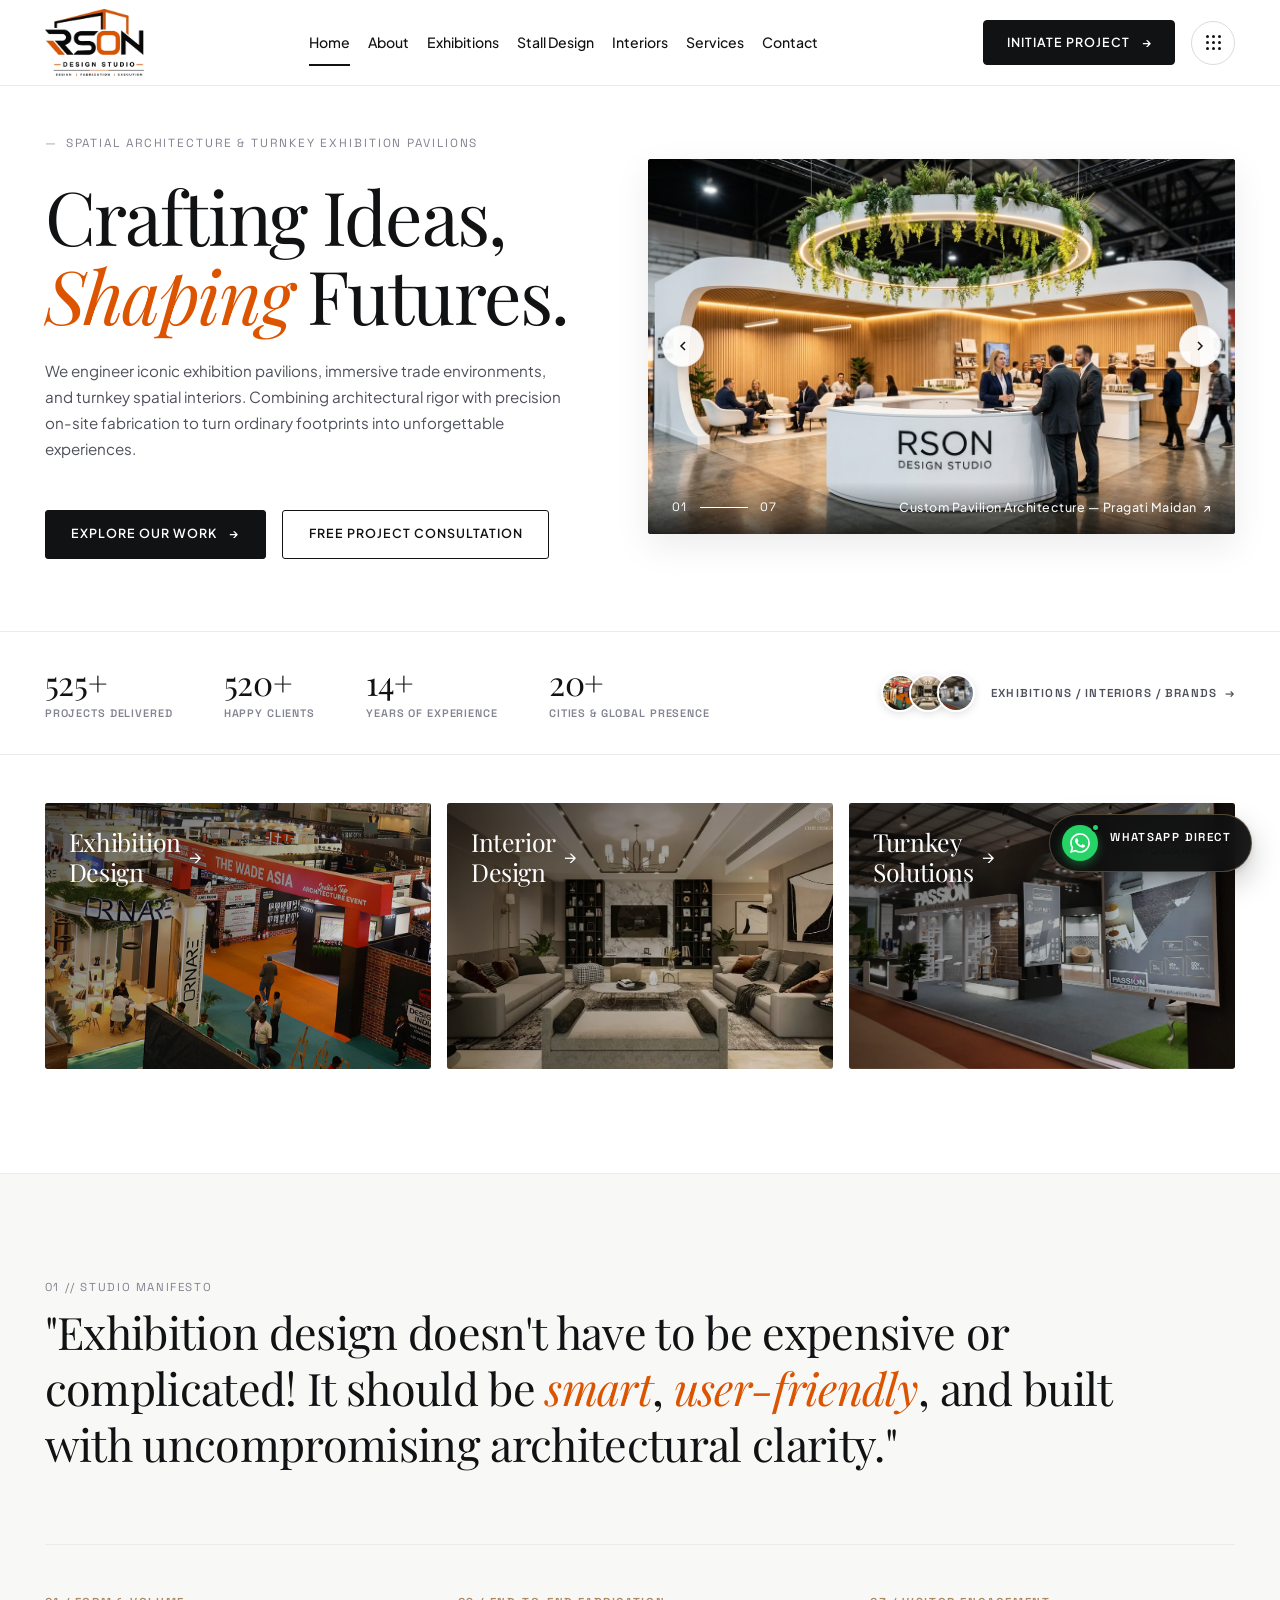
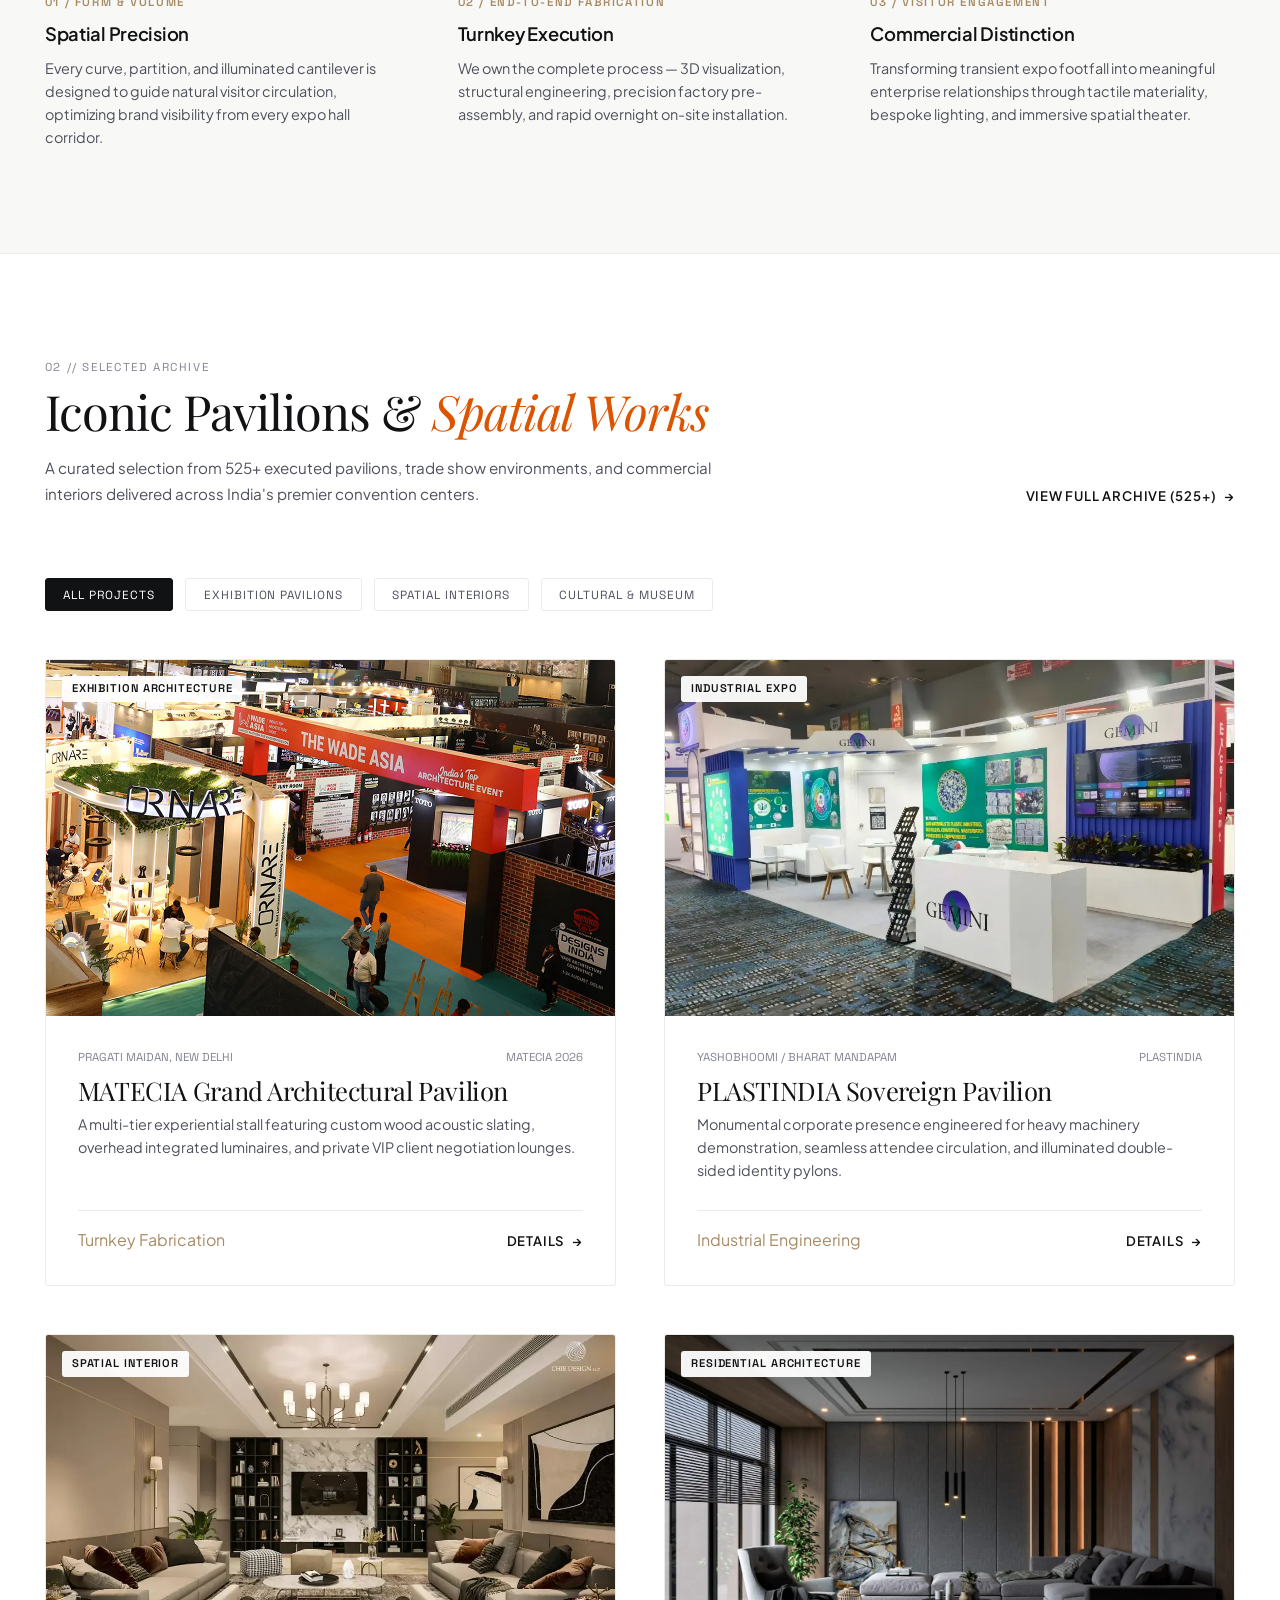
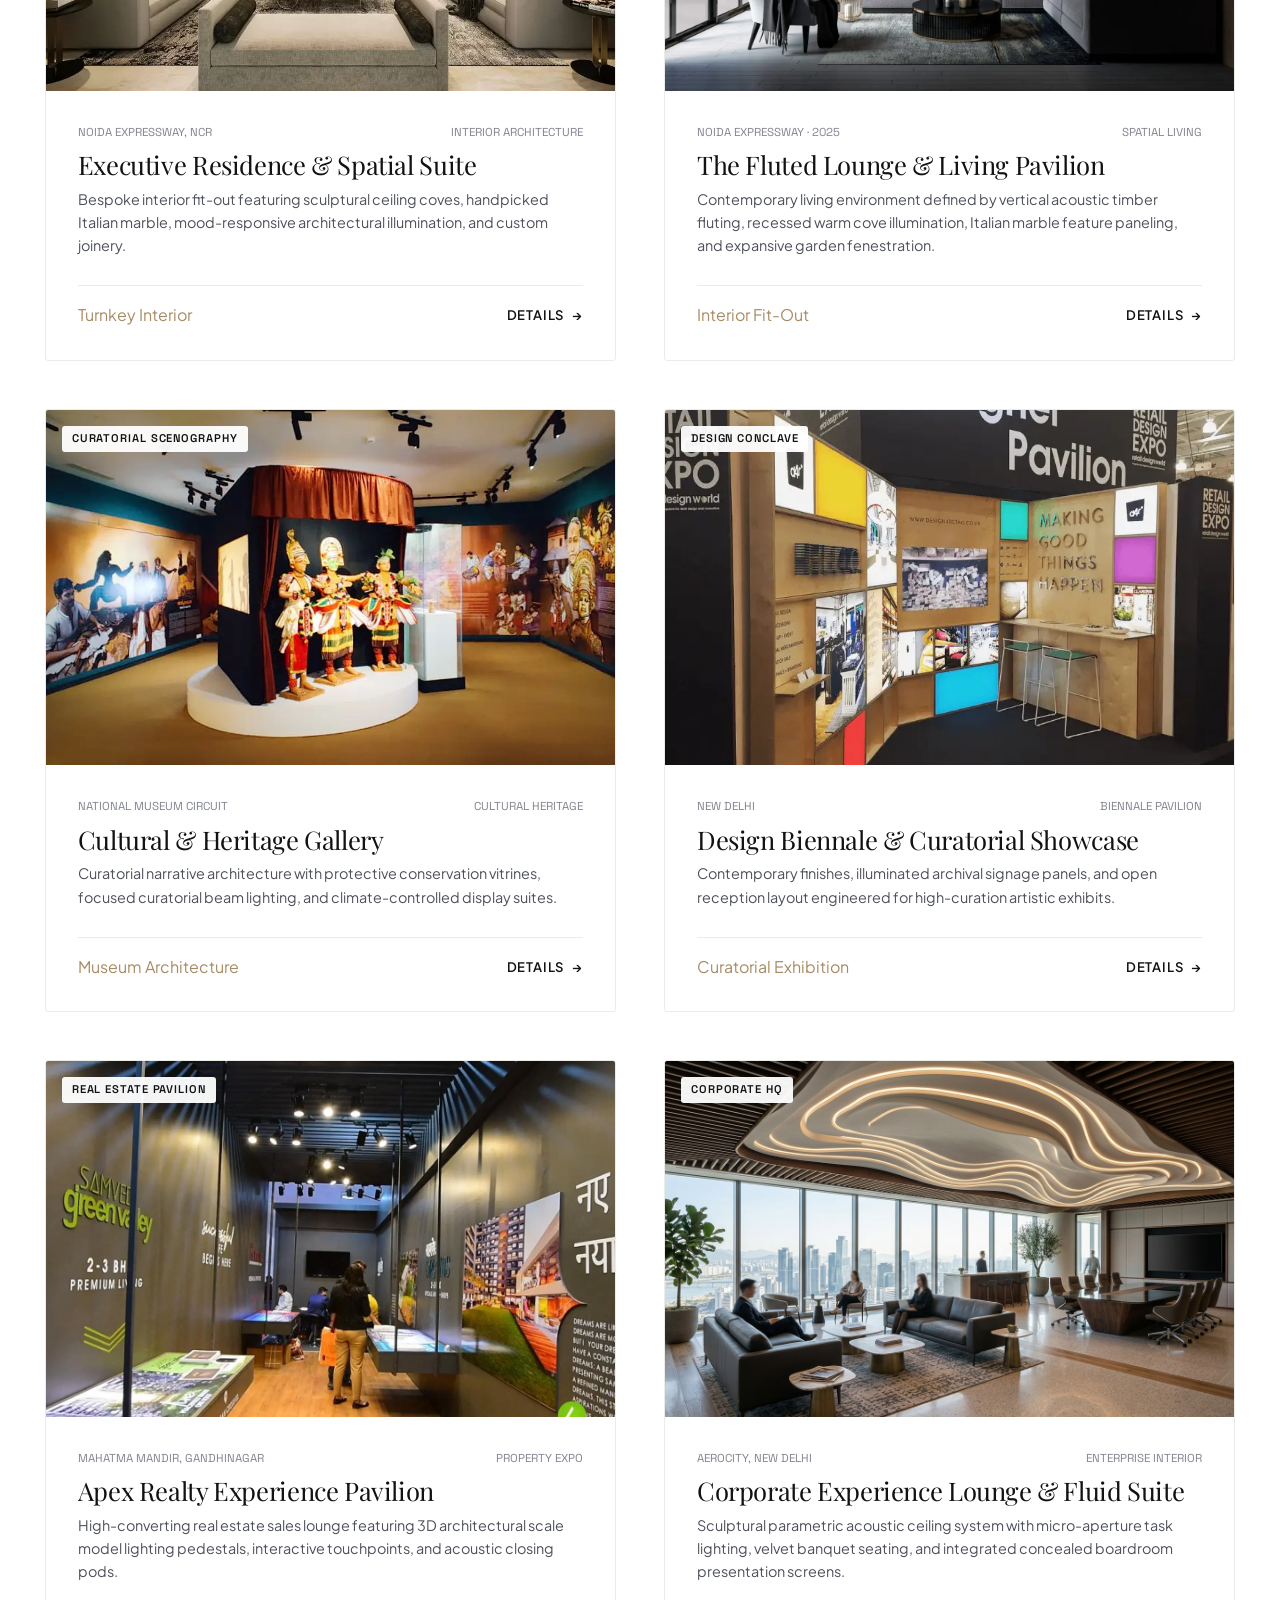
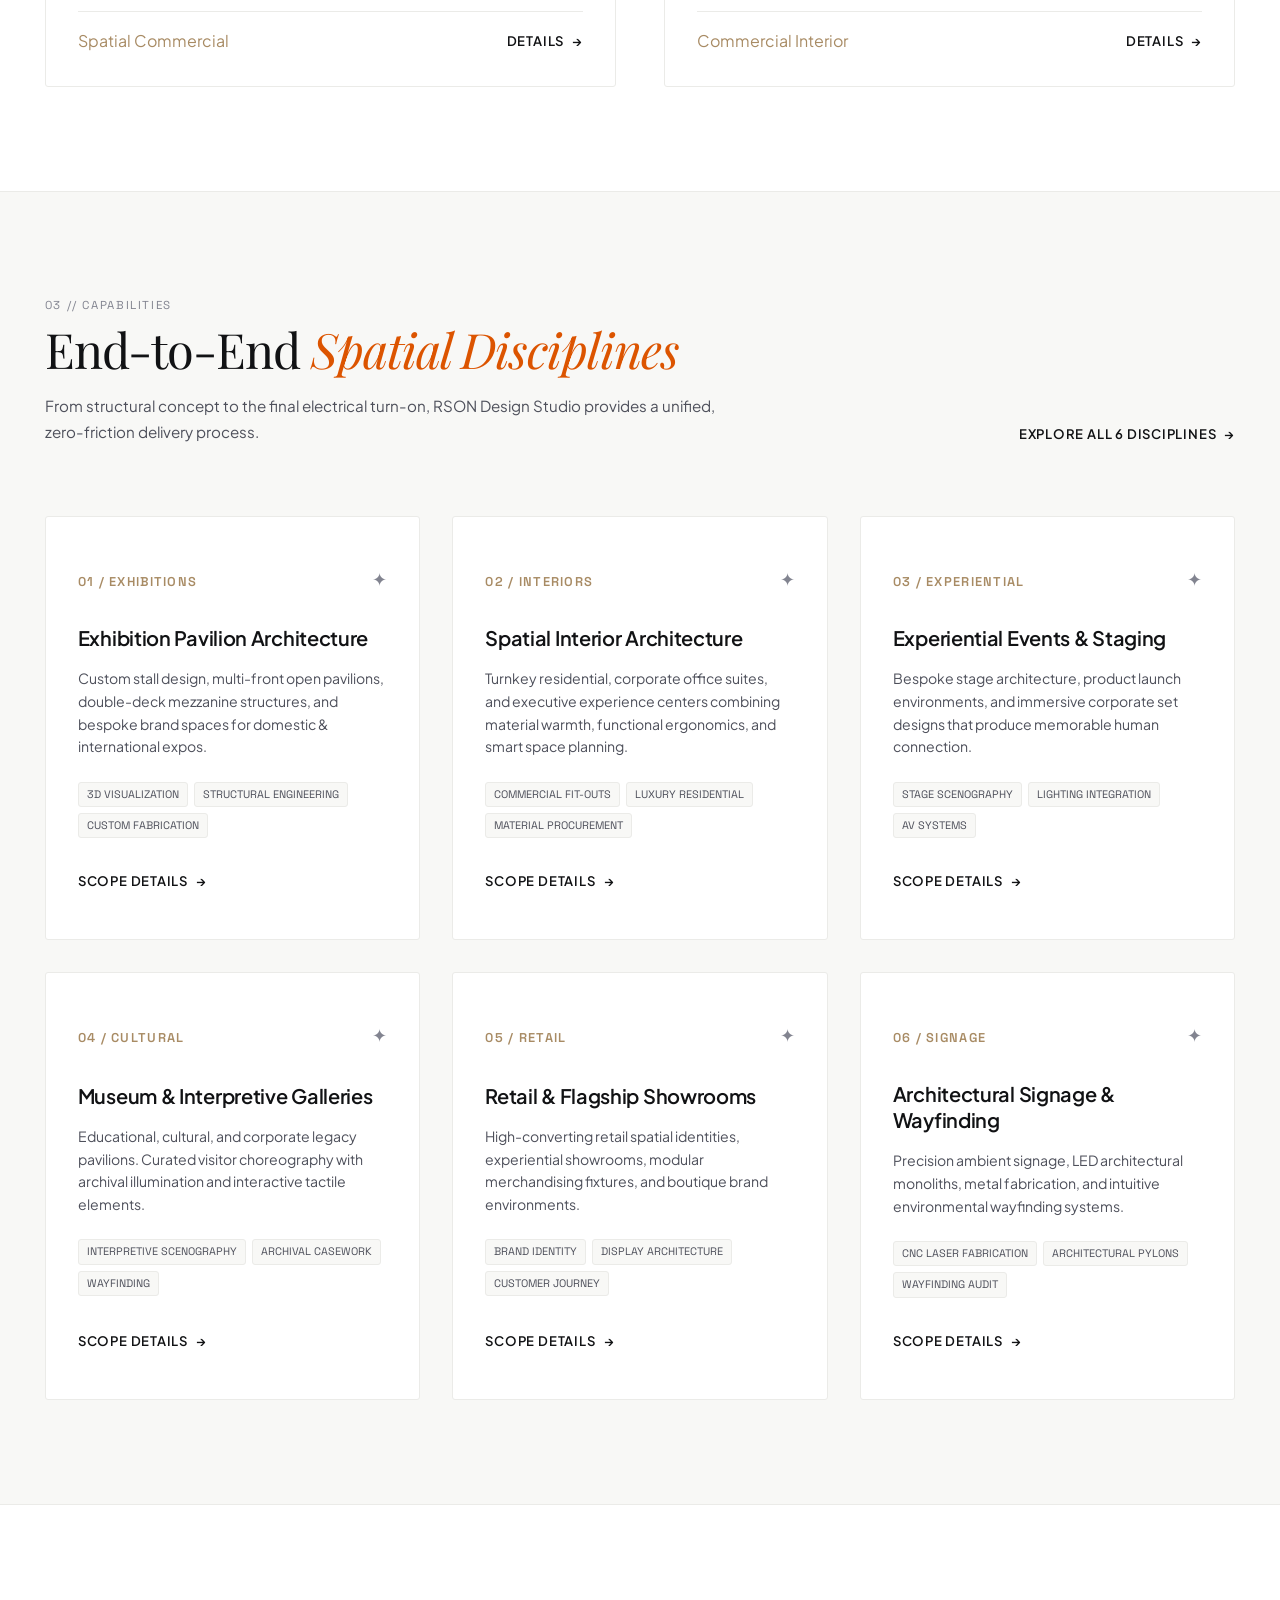
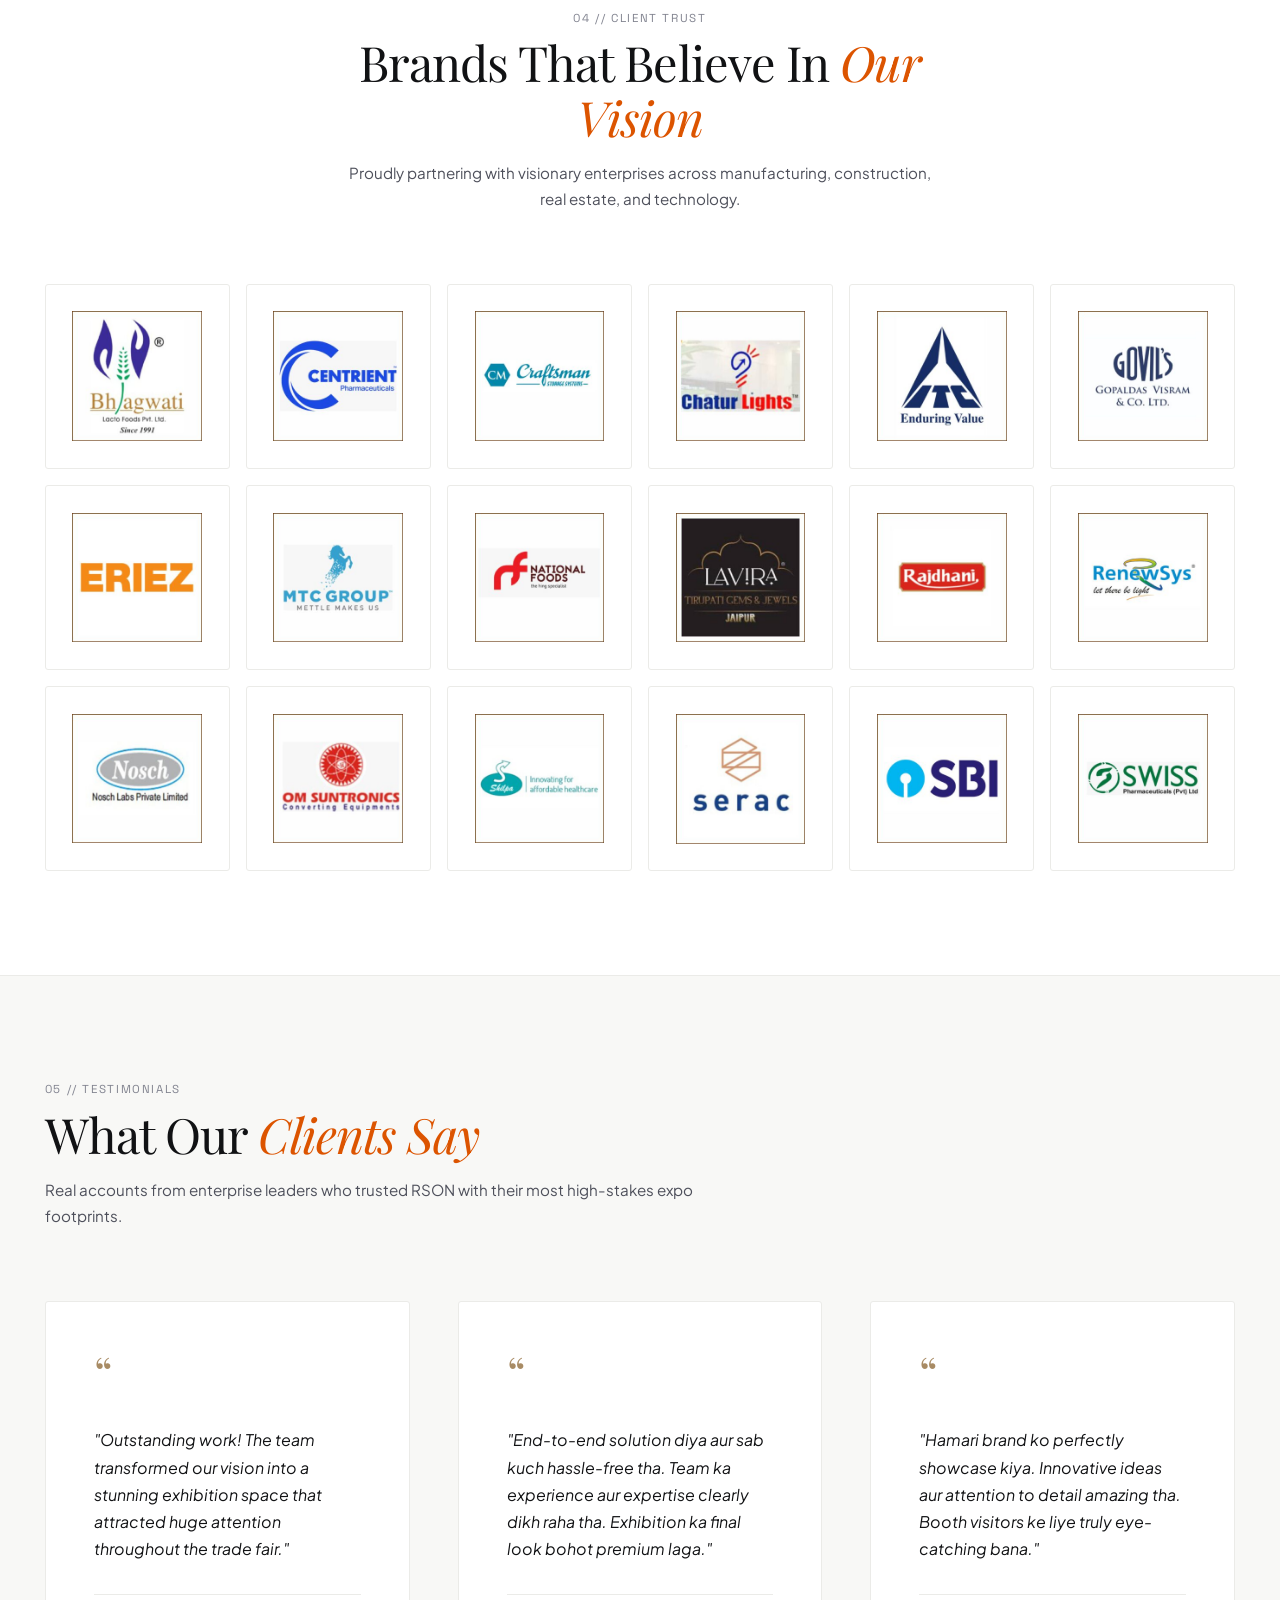
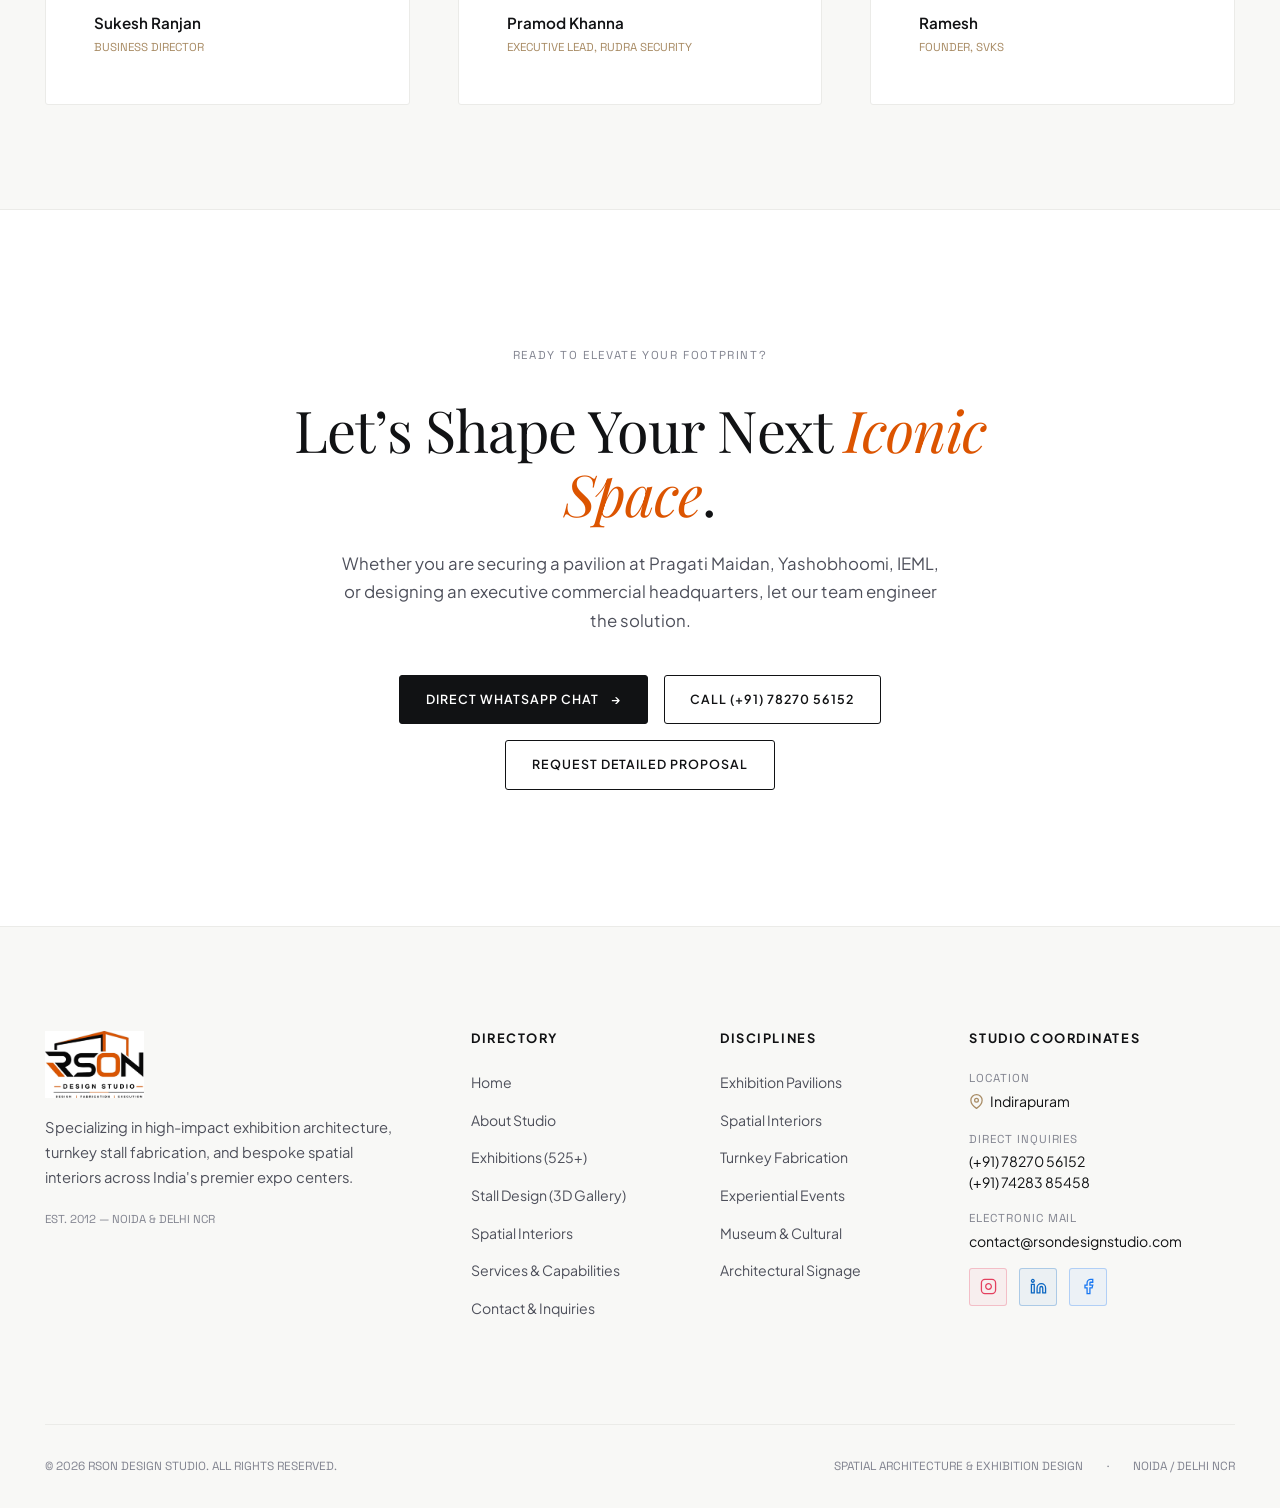
<file: index.html>
<!DOCTYPE html>
<html lang="en">

<head>
  <meta charset="UTF-8">
  <meta name="viewport" content="width=device-width, initial-scale=1.0">
  <title>RSON Design Studio — Exhibition Stall Design & Turnkey Pavilions India</title>
  <meta name="description"
    content="RSON Design Studio specializes in bespoke exhibition pavilion architecture, turnkey stall fabrication, and spatial interior design across Bharat Mandapam, Yashobhoomi, IEML, and premier expo centers in India.">
  <meta name="keywords"
    content="exhibition stall design, turnkey stall fabrication, exhibition pavilion architecture, Pragati Maidan stall builder, Bharat Mandapam exhibition booth, Yashobhoomi Dwarka stall designers, IEML Noida exhibition stand, 3D stall design, luxury interior architecture Noida, exhibition contractor India">
  <meta name="author" content="RSON Design Studio">
  <meta name="robots" content="index, follow, max-image-preview:large, max-snippet:-1, max-video-preview:-1">
  <meta name="google-site-verification" content="google386c9b703277d4bc">
  <link rel="canonical" href="https://www.rsondesignstudio.com/">

  <!-- Geo Local SEO Meta -->
  <meta name="geo.region" content="IN-UP">
  <meta name="geo.placename" content="Indirapuram, Ghaziabad, Noida, Delhi NCR">
  <meta name="geo.position" content="28.6360;77.3685">
  <meta name="ICBM" content="28.6360, 77.3685">

  <!-- OpenGraph Meta -->
  <meta property="og:locale" content="en_IN">
  <meta property="og:type" content="website">
  <meta property="og:site_name" content="RSON Design Studio">
  <meta property="og:title" content="RSON Design Studio — Exhibition Stall Design & Turnkey Pavilions India">
  <meta property="og:description"
    content="Crafting monumental exhibition pavilions, immersive trade environments, and turnkey spatial interiors. 14+ years, 525+ built projects across India.">
  <meta property="og:image" content="https://www.rsondesignstudio.com/assets/images/hero-mockup-pavilion.jpg">
  <meta property="og:image:width" content="1200">
  <meta property="og:image:height" content="630">
  <meta property="og:image:alt" content="RSON Design Studio Exhibition Pavilion Architecture">
  <meta property="og:url" content="https://www.rsondesignstudio.com/">

  <!-- Twitter Card Meta -->
  <meta name="twitter:card" content="summary_large_image">
  <meta name="twitter:title" content="RSON Design Studio — Exhibition Stall Design & Turnkey Pavilions India">
  <meta name="twitter:description"
    content="Crafting monumental exhibition pavilions, immersive trade environments, and turnkey spatial interiors. 14+ years, 525+ built projects.">
  <meta name="twitter:image" content="https://www.rsondesignstudio.com/assets/images/hero-mockup-pavilion.jpg">

  <!-- Favicon & PWA Icons -->
  <link rel="icon" type="image/jpeg" href="assets/images/logo.jpeg">
  <link rel="apple-touch-icon" href="assets/images/logo-cropped.jpeg">
  <link rel="manifest" href="site.webmanifest">
  <meta name="theme-color" content="#111214">

  <!-- JSON-LD Structured Data: Organization & WebSite -->
  <script type="application/ld+json">
  {
    "@context": "https://schema.org",
    "@graph": [
      {
        "@type": "WebSite",
        "@id": "https://www.rsondesignstudio.com/#website",
        "url": "https://www.rsondesignstudio.com/",
        "name": "RSON Design Studio",
        "description": "Bespoke spatial architecture, exhibition pavilions, and turnkey stall fabrication across India",
        "publisher": {
          "@id": "https://www.rsondesignstudio.com/#organization"
        },
        "inLanguage": "en-IN"
      },
      {
        "@type": ["ProfessionalService", "LocalBusiness"],
        "@id": "https://www.rsondesignstudio.com/#organization",
        "name": "RSON Design Studio",
        "alternateName": "RSON Studio",
        "url": "https://www.rsondesignstudio.com/",
        "logo": {
          "@type": "ImageObject",
          "url": "https://www.rsondesignstudio.com/assets/images/logo.jpeg"
        },
        "image": "https://www.rsondesignstudio.com/assets/images/hero-mockup-pavilion.jpg",
        "description": "Bespoke exhibition pavilion architecture, turnkey stall fabrication, and spatial interior design across India's premier convention centers.",
        "foundingDate": "2012",
        "priceRange": "$$$",
        "telephone": ["+91-7827056152", "+91-7428385458"],
        "email": "contact@rsondesignstudio.com",
        "address": {
          "@type": "PostalAddress",
          "streetAddress": "112/2, Abhay Khand 1st, Indirapuram",
          "addressLocality": "Ghaziabad",
          "addressRegion": "Uttar Pradesh",
          "postalCode": "201014",
          "addressCountry": "IN"
        },
        "geo": {
          "@type": "GeoCoordinates",
          "latitude": 28.6360,
          "longitude": 77.3685
        },
        "openingHoursSpecification": [
          {
            "@type": "OpeningHoursSpecification",
            "dayOfWeek": ["Monday", "Tuesday", "Wednesday", "Thursday", "Friday", "Saturday"],
            "opens": "09:30",
            "closes": "19:00"
          }
        ],
        "areaServed": [
          { "@type": "City", "name": "Noida" },
          { "@type": "City", "name": "New Delhi" },
          { "@type": "City", "name": "Greater Noida" },
          { "@type": "City", "name": "Gurugram" },
          { "@type": "City", "name": "Hyderabad" },
          { "@type": "City", "name": "Mumbai" },
          { "@type": "City", "name": "Bengaluru" },
          { "@type": "Country", "name": "India" }
        ],
        "hasOfferCatalog": {
          "@type": "OfferCatalog",
          "name": "Spatial & Exhibition Disciplines",
          "itemListElement": [
            {
              "@type": "Offer",
              "itemOffered": {
                "@type": "Service",
                "name": "Exhibition Pavilion Architecture & Stall Fabrication"
              }
            },
            {
              "@type": "Offer",
              "itemOffered": {
                "@type": "Service",
                "name": "3D Spatial Visualization & Stall Renders"
              }
            },
            {
              "@type": "Offer",
              "itemOffered": {
                "@type": "Service",
                "name": "Commercial & Residential Interior Architecture"
              }
            },
            {
              "@type": "Offer",
              "itemOffered": {
                "@type": "Service",
                "name": "Turnkey Fabrication & On-Site Handover"
              }
            }
          ]
        }
      }
    ]
  }
  </script>

  <!-- Google Fonts: Playfair Display (Editorial Serif), Plus Jakarta Sans (Swiss Sans), Space Grotesk (Mono) -->
  <link rel="preconnect" href="https://fonts.googleapis.com">
  <link rel="preconnect" href="https://fonts.gstatic.com" crossorigin>
  <link
    href="https://fonts.googleapis.com/css2?family=Playfair+Display:ital,wght@0,400;0,500;0,600;0,700;1,400;1,500;1,600&family=Plus+Jakarta+Sans:wght@300;400;500;600;700;800&family=Space+Grotesk:wght@400;500;600&display=swap"
    rel="stylesheet">

  <!-- Stylesheets -->
  <link rel="stylesheet" href="css/design-system.css">
  <link rel="stylesheet" href="css/layout.css">
  <link rel="stylesheet" href="css/home.css">
</head>

<body>

  <!-- =========================================================================
       01. PRIMARY SITE HEADER (EXACT REFERENCE MOCKUP SPECIFICATION)
       ========================================================================= -->
  <header class="site-header">
    <div class="container header-container">
      <!-- Studio Brand Identity Lockup with Original Website Logo -->
      <a href="/" class="brand-lockup" aria-label="RSON Design Studio Homepage">
        <img src="assets/images/logo-cropped.jpeg" alt="RSON Design Studio Logo" class="header-logo-img">
      </a>

      <!-- Desktop Architectural Navigation -->
      <nav class="desktop-nav" aria-label="Main Navigation">
        <a href="/" class="nav-link active" aria-current="page">Home</a>
        <a href="about" class="nav-link">About</a>
        <a href="exhibitions" class="nav-link">Exhibitions</a>
        <a href="stall-design" class="nav-link">Stall Design</a>
        <a href="interiors" class="nav-link">Interiors</a>
        <a href="services" class="nav-link">Services</a>
        <a href="contact" class="nav-link">Contact</a>
      </nav>

      <!-- Header Actions -->
      <div class="header-actions">
        <a href="contact" class="btn btn-black btn-initiate">
          <span>INITIATE PROJECT</span>
          <span aria-hidden="true">→</span>
        </a>
        <button class="btn-grid-menu" aria-label="Toggle Navigation & Coordinates Drawer" aria-expanded="false">
          <div class="grid-dots-icon" aria-hidden="true">
            <span></span><span></span><span></span>
            <span></span><span></span><span></span>
            <span></span><span></span><span></span>
          </div>
        </button>
      </div>
    </div>
  </header>

  <!-- =========================================================================
       02. MOBILE & COORDINATES DRAWER
       ========================================================================= -->
  <div class="mobile-drawer" aria-label="Mobile Navigation Overlay">
    <ul class="mobile-nav-list">
      <li class="mobile-nav-item">
        <span class="mobile-nav-num">01</span>
        <a href="/" class="mobile-nav-link active">Home</a>
      </li>
      <li class="mobile-nav-item">
        <span class="mobile-nav-num">02</span>
        <a href="about" class="mobile-nav-link">About Studio</a>
      </li>
      <li class="mobile-nav-item">
        <span class="mobile-nav-num">03</span>
        <a href="exhibitions" class="mobile-nav-link">Exhibitions</a>
      </li>
      <li class="mobile-nav-item">
        <span class="mobile-nav-num">04</span>
        <a href="stall-design" class="mobile-nav-link">Stall Design</a>
      </li>
      <li class="mobile-nav-item">
        <span class="mobile-nav-num">05</span>
        <a href="interiors" class="mobile-nav-link">Interiors</a>
      </li>
      <li class="mobile-nav-item">
        <span class="mobile-nav-num">06</span>
        <a href="services" class="mobile-nav-link">Services</a>
      </li>
      <li class="mobile-nav-item">
        <span class="mobile-nav-num">07</span>
        <a href="contact" class="mobile-nav-link">Contact</a>
      </li>
    </ul>

    <div class="mobile-drawer-footer">
      <div class="mobile-contact-row">
        <span class="mobile-contact-label">Studio Coordinates</span>
        <span class="mobile-contact-val">112/2, Abhay Khand 1st, Indirapuram, Ghaziabad UP 201014 / Noida NCR</span>
      </div>
      <div class="mobile-contact-row">
        <span class="mobile-contact-label">Direct Line</span>
        <span class="mobile-contact-val">(+91) 78270 56152 &nbsp;·&nbsp; (+91) 74283 85458</span>
      </div>
      <div style="margin-top: var(--space-sm);">
        <a href="https://wa.me/917827056152?text=Hello%20RSON%20Studio%2C%20I%20would%20like%20to%20discuss%20an%20upcoming%20project."
          target="_blank" rel="noopener noreferrer" class="btn btn-black" style="width: 100%;">
          Chat via WhatsApp Direct
        </a>
      </div>
    </div>
  </div>

  <main id="main-content">
    <!-- =========================================================================
         03. HERO SECTION (MATCHING REFERENCE MOCKUP SPECIFICATION)
         ========================================================================= -->
    <section class="hero-section">
      <div class="container">
        <div class="hero-grid">
          <!-- Left Column: Typography & CTAs -->
          <div class="hero-content fade-up">
            <span class="eyebrow-line">SPATIAL ARCHITECTURE & TURNKEY EXHIBITION PAVILIONS</span>
            <h1 class="hero-title">
              Crafting Ideas,<br>
              <span class="text-orange-italic">Shaping</span> Futures.
            </h1>
            <p class="hero-subtitle">
              We engineer iconic exhibition pavilions, immersive trade environments, and turnkey spatial interiors.
              Combining architectural rigor with precision on-site fabrication to turn ordinary footprints into
              unforgettable experiences.
            </p>
            <div class="hero-actions">
              <a href="#featured-works" class="btn btn-black">
                <span>EXPLORE OUR WORK</span>
                <span aria-hidden="true">→</span>
              </a>
              <a href="https://wa.me/917827056152?text=Hello%20RSON%20Design%20Studio%2C%20I%20would%20like%20a%20free%20project%20consultation."
                target="_blank" rel="noopener noreferrer" class="btn btn-white-outline">
                <span>FREE PROJECT CONSULTATION</span>
              </a>
            </div>
          </div>

          <!-- Right Column: Interactive Showcase Slider Frame -->
          <div class="hero-showcase fade-up delay-1">
            <div class="hero-slides-track">
              <!-- Slide 01: Ultra-High-Resolution Hero Pavilion -->
              <div class="hero-slide active">
                <img src="assets/images/hero-pavilion-hq.jpg" alt="RSON Design Studio Custom Pavilion Architecture"
                  loading="eager" width="1920" height="1080">
              </div>
              <!-- Slide 02: Craftsman Automation Pavilion -->
              <div class="hero-slide">
                <img src="assets/images/craftsman-automation.jpg" alt="Craftsman Automation End-to-End Casting Solutions Expo Pavilion" loading="lazy">
              </div>
              <!-- Slide 03: MATECIA Grand Pavilion -->
              <div class="hero-slide">
                <img src="assets/images/matecia-pavilion.jpg" alt="MATECIA Grand Architectural Pavilion" loading="lazy">
              </div>
              <!-- Slide 04: Dr. Willmar Schwabe Bio-Pharma Pavilion -->
              <div class="hero-slide">
                <img src="assets/images/schwabe-sanat-pavilion.jpg" alt="Dr. Willmar Schwabe Bio-Pharma Exhibition Pavilion" loading="lazy">
              </div>
              <!-- Slide 05: PLASTINDIA Sovereign Pavilion -->
              <div class="hero-slide">
                <img src="assets/images/plastindia-delhi.webp" alt="PLASTINDIA Sovereign Pavilion" loading="lazy">
              </div>
              <!-- Slide 06: JSW Paints Official Brand Pavilion -->
              <div class="hero-slide">
                <img src="assets/images/jswp.png" alt="JSW Paints Official Exhibition Pavilion" loading="lazy">
              </div>
              <!-- Slide 07: Om Bhagwati Arts & Handicrafts Showcase -->
              <div class="hero-slide">
                <img src="assets/images/om-bhagwati-handicrafts.jpg" alt="Om Bhagwati Arts & Handicrafts Exhibition Pavilion" loading="lazy">
              </div>
            </div>

            <!-- Floating Navigation Arrows -->
            <button class="hero-nav-btn hero-nav-prev" aria-label="Previous Slide">
              <svg width="16" height="16" viewBox="0 0 24 24" fill="none" stroke="currentColor" stroke-width="2.2">
                <path d="M15 18l-6-6 6-6" />
              </svg>
            </button>
            <button class="hero-nav-btn hero-nav-next" aria-label="Next Slide">
              <svg width="16" height="16" viewBox="0 0 24 24" fill="none" stroke="currentColor" stroke-width="2.2">
                <path d="M9 18l6-6-6-6" />
              </svg>
            </button>

            <!-- Bottom Overlay Bar -->
            <div class="hero-bottom-overlay">
              <div class="hero-pagination">
                <span id="heroCurrentNum">01</span>
                <div class="hero-progress-line">
                  <div class="hero-progress-active" id="heroProgressActive"></div>
                </div>
                <span>07</span>
              </div>
              <a href="exhibitions" class="hero-caption-link">
                <span id="heroCaptionText">Custom Pavilion Architecture — Pragati Maidan</span>
                <span aria-hidden="true">↗</span>
              </a>
            </div>
          </div>
        </div>
      </div>
    </section>

    <!-- =========================================================================
         04. METRICS / STATS BAR (MATCHING REFERENCE MOCKUP SPECIFICATION)
         ========================================================================= -->
    <section class="metrics-bar">
      <div class="container metrics-container fade-up">
        <!-- Numeric Columns -->
        <div class="metrics-cols">
          <div class="metric-item">
            <span class="metric-number">525+</span>
            <span class="metric-label">PROJECTS DELIVERED</span>
          </div>
          <div class="metric-item">
            <span class="metric-number">520+</span>
            <span class="metric-label">HAPPY CLIENTS</span>
          </div>
          <div class="metric-item">
            <span class="metric-number">14+</span>
            <span class="metric-label">YEARS OF EXPERIENCE</span>
          </div>
          <div class="metric-item">
            <span class="metric-number">20+</span>
            <span class="metric-label">CITIES & GLOBAL PRESENCE</span>
          </div>
        </div>

        <!-- Right Thumbnails & Navigation Link -->
        <div class="metrics-right">
          <div class="metrics-thumbnails">
            <img src="assets/images/matecia-pavilion.jpg" alt="Exhibition Project" class="metric-thumb">
            <img src="assets/images/luxury-interior.webp" alt="Interior Project" class="metric-thumb">
            <img src="assets/images/stall-fabrication.webp" alt="Turnkey Project" class="metric-thumb">
          </div>
          <a href="exhibitions" class="metrics-link">
            <span>EXHIBITIONS / INTERIORS / BRANDS</span>
            <span aria-hidden="true">→</span>
          </a>
        </div>
      </div>
    </section>

    <!-- =========================================================================
         05. ARCHITECTURAL PILLAR CARDS (EXHIBITION / INTERIOR / CONSTRUCTION / TURNKEY)
         ========================================================================= -->
    <section class="pillar-section">
      <div class="container">
        <div class="pillar-grid fade-up">
          <!-- Pillar 1: Exhibition Design -->
          <a href="exhibitions" class="pillar-card">
            <img src="assets/images/matecia-pavilion.jpg" alt="Exhibition Design" loading="lazy">
            <div class="pillar-overlay">
              <h2 class="pillar-title">
                <span>Exhibition<br>Design</span>
                <span class="arrow">→</span>
              </h2>
            </div>
          </a>

          <!-- Pillar 2: Interior Design -->
          <a href="interiors" class="pillar-card">
            <img src="assets/images/luxury-interior.webp" alt="Interior Design" loading="lazy">
            <div class="pillar-overlay">
              <h2 class="pillar-title">
                <span>Interior<br>Design</span>
                <span class="arrow">→</span>
              </h2>
            </div>
          </a>


          <!-- Pillar 4: Turnkey Solutions -->
          <a href="services" class="pillar-card">
            <img src="assets/images/stall-fabrication.webp" alt="Turnkey Solutions" loading="lazy">
            <div class="pillar-overlay">
              <h2 class="pillar-title">
                <span>Turnkey<br>Solutions</span>
                <span class="arrow">→</span>
              </h2>
            </div>
          </a>
        </div>
      </div>
    </section>


    <!-- =========================================================================
         06. STUDIO MANIFESTO / STATEMENT
         ========================================================================= -->
    <section class="statement-section">
      <div class="container">
        <span class="section-number fade-up">01 // STUDIO MANIFESTO</span>
        <blockquote class="statement-quote fade-up delay-1">
          "Exhibition design doesn't have to be expensive or complicated! It should be <em>smart</em>,
          <em>user-friendly</em>, and built with uncompromising architectural clarity."
        </blockquote>

        <div class="statement-principles fade-up delay-2">
          <div class="principle-item">
            <span class="principle-num">01 / FORM & VOLUME</span>
            <h3 class="principle-title">Spatial Precision</h3>
            <p class="principle-desc">
              Every curve, partition, and illuminated cantilever is designed to guide natural visitor circulation,
              optimizing brand visibility from every expo hall corridor.
            </p>
          </div>
          <div class="principle-item">
            <span class="principle-num">02 / END-TO-END FABRICATION</span>
            <h3 class="principle-title">Turnkey Execution</h3>
            <p class="principle-desc">
              We own the complete process — 3D visualization, structural engineering, precision factory pre-assembly,
              and rapid overnight on-site installation.
            </p>
          </div>
          <div class="principle-item">
            <span class="principle-num">03 / VISITOR ENGAGEMENT</span>
            <h3 class="principle-title">Commercial Distinction</h3>
            <p class="principle-desc">
              Transforming transient expo footfall into meaningful enterprise relationships through tactile materiality,
              bespoke lighting, and immersive spatial theater.
            </p>
          </div>
        </div>
      </div>
    </section>

    <!-- =========================================================================
         07. FEATURED WORKS (CURATED REAL EXHIBITION & INTERIOR ARCHIVE)
         ========================================================================= -->
    <section id="featured-works" class="featured-projects">
      <div class="container">
        <div class="section-head fade-up">
          <div class="section-head-left">
            <span class="section-number">02 // SELECTED ARCHIVE</span>
            <h2 class="section-title">Iconic Pavilions & <em>Spatial Works</em></h2>
            <p class="section-desc">
              A curated selection from 525+ executed pavilions, trade show environments, and commercial interiors
              delivered across India's premier convention centers.
            </p>
          </div>
          <a href="exhibitions" class="link-editorial">
            <span>View Full Archive (525+)</span>
            <span class="arrow" aria-hidden="true">→</span>
          </a>
        </div>

        <!-- Filter Controls -->
        <div class="project-filters fade-up delay-1">
          <button class="filter-btn active" data-filter="all" type="button">All Projects</button>
          <button class="filter-btn" data-filter="exhibitions" type="button">Exhibition Pavilions</button>
          <button class="filter-btn" data-filter="interiors" type="button">Spatial Interiors</button>
          <button class="filter-btn" data-filter="cultural" type="button">Cultural & Museum</button>
        </div>

        <!-- Projects Grid -->
        <div class="projects-grid">
          <!-- Project 01: MATECIA Main Pavilion -->
          <article class="project-card fade-up delay-1" data-category="exhibitions">
            <div class="project-media">
              <img src="assets/images/matecia-pavilion.jpg" alt="MATECIA Main Pavilion Architecture" loading="lazy">
              <span class="project-badge">Exhibition Architecture</span>
            </div>
            <div class="project-info">
              <div>
                <div class="project-meta-row">
                  <span>Pragati Maidan, New Delhi</span>
                  <span>MATECIA 2026</span>
                </div>
                <h3 class="project-title" style="margin-top: 0.5rem;">MATECIA Grand Architectural Pavilion</h3>
                <p class="project-desc" style="margin-top: 0.5rem;">
                  A multi-tier experiential stall featuring custom wood acoustic slating, overhead integrated
                  luminaires, and private VIP client negotiation lounges.
                </p>
              </div>
              <div class="project-action">
                <span class="meta-tag" style="color: var(--accent-beige);">Turnkey Fabrication</span>
                <a href="exhibitions" class="link-editorial">Details <span class="arrow">→</span></a>
              </div>
            </div>
          </article>

          <!-- Project 02: PLASTINDIA New Delhi -->
          <article class="project-card fade-up delay-2" data-category="exhibitions">
            <div class="project-media">
              <img src="assets/images/plastindia-delhi.webp" alt="PLASTINDIA Exhibition Pavilion" loading="lazy">
              <span class="project-badge">Industrial Expo</span>
            </div>
            <div class="project-info">
              <div>
                <div class="project-meta-row">
                  <span>Yashobhoomi / Bharat Mandapam</span>
                  <span>PLASTINDIA</span>
                </div>
                <h3 class="project-title" style="margin-top: 0.5rem;">PLASTINDIA Sovereign Pavilion</h3>
                <p class="project-desc" style="margin-top: 0.5rem;">
                  Monumental corporate presence engineered for heavy machinery demonstration, seamless attendee
                  circulation, and illuminated double-sided identity pylons.
                </p>
              </div>
              <div class="project-action">
                <span class="meta-tag" style="color: var(--accent-beige);">Industrial Engineering</span>
                <a href="exhibitions" class="link-editorial">Details <span class="arrow">→</span></a>
              </div>
            </div>
          </article>

          <!-- Project 03: Luxury Interior Living & Suite -->
          <article class="project-card fade-up delay-1" data-category="interiors">
            <div class="project-media">
              <img src="assets/images/luxury-interior.webp" alt="Luxury Interior Architecture Living Room"
                loading="lazy">
              <span class="project-badge">Spatial Interior</span>
            </div>
            <div class="project-info">
              <div>
                <div class="project-meta-row">
                  <span>Noida Expressway, NCR</span>
                  <span>Interior Architecture</span>
                </div>
                <h3 class="project-title" style="margin-top: 0.5rem;">Executive Residence & Spatial Suite</h3>
                <p class="project-desc" style="margin-top: 0.5rem;">
                  Bespoke interior fit-out featuring sculptural ceiling coves, handpicked Italian marble,
                  mood-responsive architectural illumination, and custom joinery.
                </p>
              </div>
              <div class="project-action">
                <span class="meta-tag" style="color: var(--accent-beige);">Turnkey Interior</span>
                <a href="interiors" class="link-editorial">Details <span class="arrow">→</span></a>
              </div>
            </div>
          </article>

          <!-- Project 04: The Fluted Lounge & Living Pavilion -->
          <article class="project-card fade-up delay-2" data-category="interiors">
            <div class="project-media">
              <img src="assets/images/project-interior-1.webp" alt="The Fluted Lounge & Living Pavilion"
                loading="lazy">
              <span class="project-badge">Residential Architecture</span>
            </div>
            <div class="project-info">
              <div>
                <div class="project-meta-row">
                  <span>Noida Expressway · 2025</span>
                  <span>Spatial Living</span>
                </div>
                <h3 class="project-title" style="margin-top: 0.5rem;">The Fluted Lounge & Living Pavilion</h3>
                <p class="project-desc" style="margin-top: 0.5rem;">
                  Contemporary living environment defined by vertical acoustic timber fluting, recessed warm cove
                  illumination, Italian marble feature paneling, and expansive garden fenestration.
                </p>
              </div>
              <div class="project-action">
                <span class="meta-tag" style="color: var(--accent-beige);">Interior Fit-Out</span>
                <a href="interiors" class="link-editorial">Details <span class="arrow">→</span></a>
              </div>
            </div>
          </article>

          <!-- Project 05: Cultural & Heritage Gallery -->
          <article class="project-card fade-up delay-1" data-category="cultural">
            <div class="project-media">
              <img src="assets/images/museum-design.webp" alt="Cultural and Heritage Exhibition Pavilion"
                loading="lazy">
              <span class="project-badge">Curatorial Scenography</span>
            </div>
            <div class="project-info">
              <div>
                <div class="project-meta-row">
                  <span>National Museum Circuit</span>
                  <span>Cultural Heritage</span>
                </div>
                <h3 class="project-title" style="margin-top: 0.5rem;">Cultural & Heritage Gallery</h3>
                <p class="project-desc" style="margin-top: 0.5rem;">
                  Curatorial narrative architecture with protective conservation vitrines, focused curatorial beam
                  lighting, and climate-controlled display suites.
                </p>
              </div>
              <div class="project-action">
                <span class="meta-tag" style="color: var(--accent-beige);">Museum Architecture</span>
                <a href="services" class="link-editorial">Details <span class="arrow">→</span></a>
              </div>
            </div>
          </article>

          <!-- Project 06: Design Biennale & Curatorial Pavilion -->
          <article class="project-card fade-up delay-2" data-category="cultural">
            <div class="project-media">
              <img src="assets/images/design-expo.webp" alt="Design Biennale Custom Showcase Stand"
                loading="lazy">
              <span class="project-badge">Design Conclave</span>
            </div>
            <div class="project-info">
              <div>
                <div class="project-meta-row">
                  <span>New Delhi</span>
                  <span>Biennale Pavilion</span>
                </div>
                <h3 class="project-title" style="margin-top: 0.5rem;">Design Biennale & Curatorial Showcase</h3>
                <p class="project-desc" style="margin-top: 0.5rem;">
                  Contemporary finishes, illuminated archival signage panels, and open reception layout engineered
                  for high-curation artistic exhibits.
                </p>
              </div>
              <div class="project-action">
                <span class="meta-tag" style="color: var(--accent-beige);">Curatorial Exhibition</span>
                <a href="services" class="link-editorial">Details <span class="arrow">→</span></a>
              </div>
            </div>
          </article>

          <!-- Project 07: Property Expo Gandhinagar -->
          <article class="project-card fade-up delay-1" data-category="exhibitions">
            <div class="project-media">
              <img src="assets/images/property-expo.webp" alt="Property Expo Gandhinagar Exhibition Stand"
                loading="lazy">
              <span class="project-badge">Real Estate Pavilion</span>
            </div>
            <div class="project-info">
              <div>
                <div class="project-meta-row">
                  <span>Mahatma Mandir, Gandhinagar</span>
                  <span>Property Expo</span>
                </div>
                <h3 class="project-title" style="margin-top: 0.5rem;">Apex Realty Experience Pavilion</h3>
                <p class="project-desc" style="margin-top: 0.5rem;">
                  High-converting real estate sales lounge featuring 3D architectural scale model lighting pedestals,
                  interactive touchpoints, and acoustic closing pods.
                </p>
              </div>
              <div class="project-action">
                <span class="meta-tag" style="color: var(--accent-beige);">Spatial Commercial</span>
                <a href="exhibitions" class="link-editorial">Details <span class="arrow">→</span></a>
              </div>
            </div>
          </article>

          <!-- Project 08: Corporate Experience Lounge & Fluid Ceiling -->
          <article class="project-card fade-up delay-2" data-category="interiors">
            <div class="project-media">
              <img src="assets/images/corporate-lounge-hq.jpg" alt="Corporate Experience Lounge and Fluid Ceiling Suite"
                loading="lazy">
              <span class="project-badge">Corporate HQ</span>
            </div>
            <div class="project-info">
              <div>
                <div class="project-meta-row">
                  <span>Aerocity, New Delhi</span>
                  <span>Enterprise Interior</span>
                </div>
                <h3 class="project-title" style="margin-top: 0.5rem;">Corporate Experience Lounge & Fluid Suite</h3>
                <p class="project-desc" style="margin-top: 0.5rem;">
                  Sculptural parametric acoustic ceiling system with micro-aperture task lighting, velvet banquet
                  seating, and integrated concealed boardroom presentation screens.
                </p>
              </div>
              <div class="project-action">
                <span class="meta-tag" style="color: var(--accent-beige);">Commercial Interior</span>
                <a href="interiors" class="link-editorial">Details <span class="arrow">→</span></a>
              </div>
            </div>
          </article>
        </div>
      </div>
    </section>

    <!-- =========================================================================
         08. SERVICES MATRIX (THE 6 CORE CLIENT SERVICES)
         ========================================================================= -->
    <section class="services-section">
      <div class="container">
        <div class="section-head fade-up">
          <div class="section-head-left">
            <span class="section-number">03 // CAPABILITIES</span>
            <h2 class="section-title">End-to-End <em>Spatial Disciplines</em></h2>
            <p class="section-desc">
              From structural concept to the final electrical turn-on, RSON Design Studio provides a unified,
              zero-friction delivery process.
            </p>
          </div>
          <a href="services" class="link-editorial">
            <span>Explore All 6 Disciplines</span>
            <span class="arrow" aria-hidden="true">→</span>
          </a>
        </div>

        <div class="services-matrix">
          <!-- Service 01: Exhibition Design -->
          <div class="service-card fade-up delay-1">
            <div class="service-header">
              <span class="service-number">01 / EXHIBITIONS</span>
              <span class="service-icon">✦</span>
            </div>
            <div class="service-body">
              <h3 class="service-name">Exhibition Pavilion Architecture</h3>
              <p class="service-desc">
                Custom stall design, multi-front open pavilions, double-deck mezzanine structures, and bespoke brand
                spaces for domestic & international expos.
              </p>
              <div class="service-tags">
                <span class="service-tag">3D Visualization</span>
                <span class="service-tag">Structural Engineering</span>
                <span class="service-tag">Custom Fabrication</span>
              </div>
            </div>
            <a href="services" class="link-editorial">Scope Details <span class="arrow">→</span></a>
          </div>

          <!-- Service 02: Spatial Interior Design -->
          <div class="service-card fade-up delay-2">
            <div class="service-header">
              <span class="service-number">02 / INTERIORS</span>
              <span class="service-icon">✦</span>
            </div>
            <div class="service-body">
              <h3 class="service-name">Spatial Interior Architecture</h3>
              <p class="service-desc">
                Turnkey residential, corporate office suites, and executive experience centers combining material
                warmth, functional ergonomics, and smart space planning.
              </p>
              <div class="service-tags">
                <span class="service-tag">Commercial Fit-Outs</span>
                <span class="service-tag">Luxury Residential</span>
                <span class="service-tag">Material Procurement</span>
              </div>
            </div>
            <a href="services" class="link-editorial">Scope Details <span class="arrow">→</span></a>
          </div>

          <!-- Service 03: Experiential Events -->
          <div class="service-card fade-up delay-3">
            <div class="service-header">
              <span class="service-number">03 / EXPERIENTIAL</span>
              <span class="service-icon">✦</span>
            </div>
            <div class="service-body">
              <h3 class="service-name">Experiential Events & Staging</h3>
              <p class="service-desc">
                Bespoke stage architecture, product launch environments, and immersive corporate set designs that
                produce memorable human connection.
              </p>
              <div class="service-tags">
                <span class="service-tag">Stage Scenography</span>
                <span class="service-tag">Lighting Integration</span>
                <span class="service-tag">AV Systems</span>
              </div>
            </div>
            <a href="services" class="link-editorial">Scope Details <span class="arrow">→</span></a>
          </div>

          <!-- Service 04: Museum & Interpretive -->
          <div class="service-card fade-up delay-1">
            <div class="service-header">
              <span class="service-number">04 / CULTURAL</span>
              <span class="service-icon">✦</span>
            </div>
            <div class="service-body">
              <h3 class="service-name">Museum & Interpretive Galleries</h3>
              <p class="service-desc">
                Educational, cultural, and corporate legacy pavilions. Curated visitor choreography with archival
                illumination and interactive tactile elements.
              </p>
              <div class="service-tags">
                <span class="service-tag">Interpretive Scenography</span>
                <span class="service-tag">Archival Casework</span>
                <span class="service-tag">Wayfinding</span>
              </div>
            </div>
            <a href="services" class="link-editorial">Scope Details <span class="arrow">→</span></a>
          </div>

          <!-- Service 05: Retail & Flagship -->
          <div class="service-card fade-up delay-2">
            <div class="service-header">
              <span class="service-number">05 / RETAIL</span>
              <span class="service-icon">✦</span>
            </div>
            <div class="service-body">
              <h3 class="service-name">Retail & Flagship Showrooms</h3>
              <p class="service-desc">
                High-converting retail spatial identities, experiential showrooms, modular merchandising fixtures, and
                boutique brand environments.
              </p>
              <div class="service-tags">
                <span class="service-tag">Brand Identity</span>
                <span class="service-tag">Display Architecture</span>
                <span class="service-tag">Customer Journey</span>
              </div>
            </div>
            <a href="services" class="link-editorial">Scope Details <span class="arrow">→</span></a>
          </div>

          <!-- Service 06: Architectural Signage -->
          <div class="service-card fade-up delay-3">
            <div class="service-header">
              <span class="service-number">06 / SIGNAGE</span>
              <span class="service-icon">✦</span>
            </div>
            <div class="service-body">
              <h3 class="service-name">Architectural Signage & Wayfinding</h3>
              <p class="service-desc">
                Precision ambient signage, LED architectural monoliths, metal fabrication, and intuitive environmental
                wayfinding systems.
              </p>
              <div class="service-tags">
                <span class="service-tag">CNC Laser Fabrication</span>
                <span class="service-tag">Architectural Pylons</span>
                <span class="service-tag">Wayfinding Audit</span>
              </div>
            </div>
            <a href="services" class="link-editorial">Scope Details <span class="arrow">→</span></a>
          </div>
        </div>
      </div>
    </section>

    <!-- =========================================================================
         09. CLIENT BRANDS WALL (18-19 REAL CLIENT LOGOS EXTRACTED FROM LIVE SITE)
         ========================================================================= -->
    <section class="brands-section">
      <div class="container">
        <div class="brands-head fade-up">
          <span class="section-number">04 // CLIENT TRUST</span>
          <h2 class="section-title">Brands That Believe In <em>Our Vision</em></h2>
          <p class="section-desc">
            Proudly partnering with visionary enterprises across manufacturing, construction, real estate, and
            technology.
          </p>
        </div>

        <div class="brands-grid fade-up delay-1">
          <div class="brand-card"><img src="assets/images/brand-1.jpeg" alt="Partner Brand 01" loading="lazy"></div>
          <div class="brand-card"><img src="assets/images/brand-2.jpeg" alt="Partner Brand 02" loading="lazy"></div>
          <div class="brand-card"><img src="assets/images/brand-3.jpeg" alt="Partner Brand 03" loading="lazy"></div>
          <div class="brand-card"><img src="assets/images/brand-4.jpeg" alt="Partner Brand 04" loading="lazy"></div>
          <div class="brand-card"><img src="assets/images/brand-5.jpeg" alt="Partner Brand 05" loading="lazy"></div>
          <div class="brand-card"><img src="assets/images/brand-6.jpeg" alt="Partner Brand 06" loading="lazy"></div>
          <div class="brand-card"><img src="assets/images/brand-7.jpeg" alt="Partner Brand 07" loading="lazy"></div>
          <div class="brand-card"><img src="assets/images/brand-8.jpeg" alt="Partner Brand 08" loading="lazy"></div>
          <div class="brand-card"><img src="assets/images/brand-9.jpeg" alt="Partner Brand 09" loading="lazy"></div>
          <div class="brand-card"><img src="assets/images/brand-10.jpeg" alt="Partner Brand 10" loading="lazy"></div>
          <div class="brand-card"><img src="assets/images/brand-11.jpeg" alt="Partner Brand 11" loading="lazy"></div>
          <div class="brand-card"><img src="assets/images/brand-12.jpeg" alt="Partner Brand 12" loading="lazy"></div>
          <div class="brand-card"><img src="assets/images/brand-13.jpeg" alt="Partner Brand 13" loading="lazy"></div>
          <div class="brand-card"><img src="assets/images/brand-14.jpeg" alt="Partner Brand 14" loading="lazy"></div>
          <div class="brand-card"><img src="assets/images/brand-15.jpeg" alt="Partner Brand 15" loading="lazy"></div>
          <div class="brand-card"><img src="assets/images/brand-16.jpeg" alt="Partner Brand 16" loading="lazy"></div>
          <div class="brand-card"><img src="assets/images/brand-17.jpeg" alt="Partner Brand 17" loading="lazy"></div>
          <div class="brand-card"><img src="assets/images/brand-18.jpeg" alt="Partner Brand 18" loading="lazy"></div>
        </div>
      </div>
    </section>

    <!-- =========================================================================
         10. CLIENT TESTIMONIALS (VERIFIED CLIENT FEEDBACK)
         ========================================================================= -->
    <section class="testimonials-section">
      <div class="container">
        <div class="section-head fade-up">
          <div class="section-head-left">
            <span class="section-number">05 // TESTIMONIALS</span>
            <h2 class="section-title">What Our <em>Clients Say</em></h2>
            <p class="section-desc">
              Real accounts from enterprise leaders who trusted RSON with their most high-stakes expo footprints.
            </p>
          </div>
        </div>

        <div class="testimonials-grid">
          <!-- Testimonial 01 -->
          <div class="testimonial-card fade-up delay-1">
            <span class="quote-mark">“</span>
            <p class="testimonial-content">
              "Outstanding work! The team transformed our vision into a stunning exhibition space that attracted huge
              attention throughout the trade fair."
            </p>
            <div class="client-meta">
              <span class="client-name">Sukesh Ranjan</span>
              <span class="client-role">Business Director</span>
            </div>
          </div>

          <!-- Testimonial 02 -->
          <div class="testimonial-card fade-up delay-2">
            <span class="quote-mark">“</span>
            <p class="testimonial-content">
              "End-to-end solution diya aur sab kuch hassle-free tha. Team ka experience aur expertise clearly dikh raha
              tha. Exhibition ka final look bohot premium laga."
            </p>
            <div class="client-meta">
              <span class="client-name">Pramod Khanna</span>
              <span class="client-role">Executive Lead, Rudra Security</span>
            </div>
          </div>

          <!-- Testimonial 03 -->
          <div class="testimonial-card fade-up delay-3">
            <span class="quote-mark">“</span>
            <p class="testimonial-content">
              "Hamari brand ko perfectly showcase kiya. Innovative ideas aur attention to detail amazing tha. Booth
              visitors ke liye truly eye-catching bana."
            </p>
            <div class="client-meta">
              <span class="client-name">Ramesh</span>
              <span class="client-role">Founder, SVKS</span>
            </div>
          </div>
        </div>
      </div>
    </section>

    <!-- =========================================================================
         11. MONOLITHIC FINAL CTA SECTION
         ========================================================================= -->
    <section class="cta-monolith">
      <div class="container cta-container fade-up">
        <span class="section-number">READY TO ELEVATE YOUR FOOTPRINT?</span>
        <h2 class="cta-title">
          Let’s Shape Your Next <em>Iconic Space</em>.
        </h2>
        <p class="cta-subtitle">
          Whether you are securing a pavilion at Pragati Maidan, Yashobhoomi, IEML, or designing an executive commercial
          headquarters, let our team engineer the solution.
        </p>

        <div class="cta-buttons">
          <a href="https://wa.me/917827056152?text=Hello%20RSON%20Design%20Studio%2C%20I%20would%20like%20to%20discuss%20an%20exhibition%20pavilion%20project."
            target="_blank" rel="noopener noreferrer" class="btn btn-black">
            <span>Direct WhatsApp Chat</span>
            <span aria-hidden="true">→</span>
          </a>
          <a href="tel:+917827056152" class="btn btn-white-outline">
            <span>Call (+91) 78270 56152</span>
          </a>
          <a href="contact" class="btn btn-white-outline">
            <span>Request Detailed Proposal</span>
          </a>
        </div>
      </div>
    </section>
  </main>

  <!-- =========================================================================
       12. MASTER ARCHITECTURAL FOOTER
       ========================================================================= -->
  <footer class="site-footer">
    <div class="container">
      <div class="footer-grid">
        <!-- Col 1: Studio Identity -->
        <div class="footer-col-studio">
          <a href="/" class="brand-lockup" aria-label="RSON Design Studio Homepage">
            <img src="assets/images/logo-cropped.jpeg" alt="RSON Design Studio Logo" class="footer-logo-img">
          </a>
          <p class="footer-manifesto">
            Specializing in high-impact exhibition architecture, turnkey stall fabrication, and bespoke spatial
            interiors across India's premier expo centers.
          </p>
          <div style="font-family: var(--font-mono); font-size: 0.72rem; color: var(--text-muted); margin-top: 4px;">
            <span>EST. 2012 — NOIDA & DELHI NCR</span>
          </div>
        </div>

        <!-- Col 2: Navigation Index -->
        <div>
          <h4 class="footer-title">Directory</h4>
          <ul class="footer-list">
            <li><a href="/" class="footer-link">Home</a></li>
            <li><a href="about" class="footer-link">About Studio</a></li>
            <li><a href="exhibitions" class="footer-link">Exhibitions (525+)</a></li>
            <li><a href="stall-design" class="footer-link">Stall Design (3D Gallery)</a></li>
            <li><a href="interiors" class="footer-link">Spatial Interiors</a></li>
            <li><a href="services" class="footer-link">Services & Capabilities</a></li>
            <li><a href="contact" class="footer-link">Contact & Inquiries</a></li>
          </ul>
        </div>

        <!-- Col 3: Services Disciplines -->
        <div>
          <h4 class="footer-title">Disciplines</h4>
          <ul class="footer-list">
            <li><a href="services" class="footer-link">Exhibition Pavilions</a></li>
            <li><a href="services" class="footer-link">Spatial Interiors</a></li>
            <li><a href="services" class="footer-link">Turnkey Fabrication</a></li>
            <li><a href="services" class="footer-link">Experiential Events</a></li>
            <li><a href="services" class="footer-link">Museum & Cultural</a></li>
            <li><a href="services" class="footer-link">Architectural Signage</a></li>
          </ul>
        </div>

        <!-- Col 4: Studio Coordinates -->
        <div>
          <h4 class="footer-title">Studio Coordinates</h4>
          <div class="footer-contact-item">
            <span class="footer-contact-label">Location</span>
            <p class="footer-contact-val">
              <a href="https://www.google.com/maps/place/TYAGI+SUPER+STORE/@28.6359594,77.3481114,17z/data=!3m1!4b1!4m6!3m5!1s0x390ce534b3446a8d:0xf1ea96b32878de0b!8m2!3d28.6359547!4d77.3506863!16s%2Fg%2F11vwyrwkb3!18m1!1e1?entry=ttu&g_ep=EgoyMDI2MDkzMC4wIKXMDSoASAFQAw%3D%3D" target="_blank" rel="noopener noreferrer" style="display: inline-flex; align-items: center; gap: 6px; color: inherit; text-decoration: none;">
                <svg width="15" height="15" viewBox="0 0 24 24" fill="none" stroke="currentColor" stroke-width="2" stroke-linecap="round" stroke-linejoin="round" aria-hidden="true" style="color: var(--accent-beige); flex-shrink: 0;">
                  <path d="M21 10c0 7-9 13-9 13s-9-6-9-13a9 9 0 0 1 18 0z"></path>
                  <circle cx="12" cy="10" r="3"></circle>
                </svg>
                <span>Indirapuram</span>
              </a>
            </p>
          </div>
          <div class="footer-contact-item">
            <span class="footer-contact-label">Direct Inquiries</span>
            <p class="footer-contact-val">
              <a href="tel:+917827056152">(+91) 78270 56152</a><br>
              <a href="tel:+917428385458">(+91) 74283 85458</a>
            </p>
          </div>
          <div class="footer-contact-item">
            <span class="footer-contact-label">Electronic Mail</span>
            <p class="footer-contact-val">
              <a href="mailto:contact@rsondesignstudio.com">contact@rsondesignstudio.com</a>
            </p>
          </div>
          <div class="footer-socials">
            <a href="https://www.instagram.com/rson_design_studio" target="_blank" rel="noopener noreferrer"
              class="social-btn" aria-label="Instagram">
              <svg width="17" height="17" viewBox="0 0 24 24" fill="none" stroke="currentColor" stroke-width="1.8">
                <rect x="2" y="2" width="20" height="20" rx="5" ry="5"></rect>
                <path d="M16 11.37A4 4 0 1 1 12.63 8 4 4 0 0 1 16 11.37z"></path>
                <line x1="17.5" y1="6.5" x2="17.51" y2="6.5"></line>
              </svg>
            </a>
            <a href="https://www.linkedin.com/in/rson-design-studio-43747942a" target="_blank" rel="noopener noreferrer"
              class="social-btn" aria-label="LinkedIn">
              <svg width="17" height="17" viewBox="0 0 24 24" fill="none" stroke="currentColor" stroke-width="1.8">
                <path d="M16 8a6 6 0 0 1 6 6v7h-4v-7a2 2 0 0 0-2-2 2 2 0 0 0-2 2v7h-4v-7a6 6 0 0 1 6-6z"></path>
                <rect x="2" y="9" width="4" height="12"></rect>
                <circle cx="4" cy="4" r="2"></circle>
              </svg>
            </a>
            <a href="https://www.facebook.com/rson.entrprises" target="_blank" rel="noopener noreferrer"
              class="social-btn" aria-label="Facebook">
              <svg width="17" height="17" viewBox="0 0 24 24" fill="none" stroke="currentColor" stroke-width="1.8">
                <path d="M18 2h-3a5 5 0 0 0-5 5v3H7v4h3v8h4v-8h3l1-4h-4V7a1 1 0 0 1 1-1h3z"></path>
              </svg>
            </a>
          </div>
        </div>
      </div>

      <!-- Footer Bottom Sub-Bar -->
      <div class="footer-bottom">
        <div>
          <span>© 2026 RSON DESIGN STUDIO. ALL RIGHTS RESERVED.</span>
        </div>
        <div class="footer-bottom-links">
          <span>SPATIAL ARCHITECTURE & EXHIBITION DESIGN</span>
          <span>·</span>
          <span>NOIDA / DELHI NCR</span>
        </div>
      </div>
    </div>
  </footer>

  <!-- Floating Architectural WhatsApp Button (Direct Consultation) -->
  <a href="https://wa.me/917827056152?text=Hello%20RSON%20Studio%2C%20I%20would%20like%20to%20discuss%20a%20project%20inquiry." 
     target="_blank" 
     rel="noopener noreferrer" 
     class="floating-whatsapp-btn" 
     aria-label="Direct WhatsApp Consultation with RSON Design Studio"
     id="floatingWhatsApp">
    <div class="floating-wa-icon-wrap">
      <svg class="floating-wa-svg" width="20" height="20" viewBox="0 0 24 24" aria-hidden="true">
        <path d="M17.472 14.382c-.297-.149-1.758-.867-2.03-.967-.273-.099-.471-.148-.67.15-.197.297-.767.966-.94 1.164-.173.199-.347.223-.644.075-.297-.15-1.255-.463-2.39-1.475-.883-.788-1.48-1.761-1.653-2.059-.173-.297-.018-.458.13-.606.134-.133.298-.347.446-.52.149-.174.198-.298.298-.497.099-.198.05-.371-.025-.52-.075-.149-.669-1.612-.916-2.207-.242-.579-.487-.5-.669-.51-.173-.008-.371-.01-.57-.01-.198 0-.52.074-.792.372-.272.297-1.04 1.016-1.04 2.479 0 1.462 1.065 2.875 1.213 3.074.149.198 2.096 3.2 5.077 4.487.709.306 1.262.489 1.694.625.712.227 1.36.195 1.871.118.571-.085 1.758-.719 2.006-1.413.248-.694.248-1.289.173-1.413-.074-.124-.272-.198-.57-.347m-5.421 7.403h-.004a9.87 9.87 0 01-5.031-1.378l-.361-.214-3.741.982.998-3.648-.235-.374a9.86 9.86 0 01-1.51-5.26c.001-5.45 4.436-9.884 9.888-9.884 2.64 0 5.122 1.03 6.988 2.898a9.825 9.825 0 012.893 6.994c-.003 5.45-4.437 9.884-9.885 9.884m8.413-18.297A11.815 11.815 0 0012.05 0C5.495 0 .16 5.335.157 11.892c0 2.096.547 4.142 1.588 5.945L0 24l6.335-1.662c1.746.953 3.71 1.456 5.711 1.458h.005c6.554 0 11.89-5.335 11.893-11.893a11.821 11.821 0 00-3.48-8.413Z"/>
      </svg>
      <span class="floating-wa-dot" aria-hidden="true"></span>
    </div>
    <div class="floating-wa-text">
      <span class="floating-wa-label">WHATSAPP DIRECT</span>
      <span class="floating-wa-status">Online · Quick Response</span>
    </div>
  </a>

  <!-- Scripts -->
  <script src="js/main.js"></script>
</body>

</html>
</file>
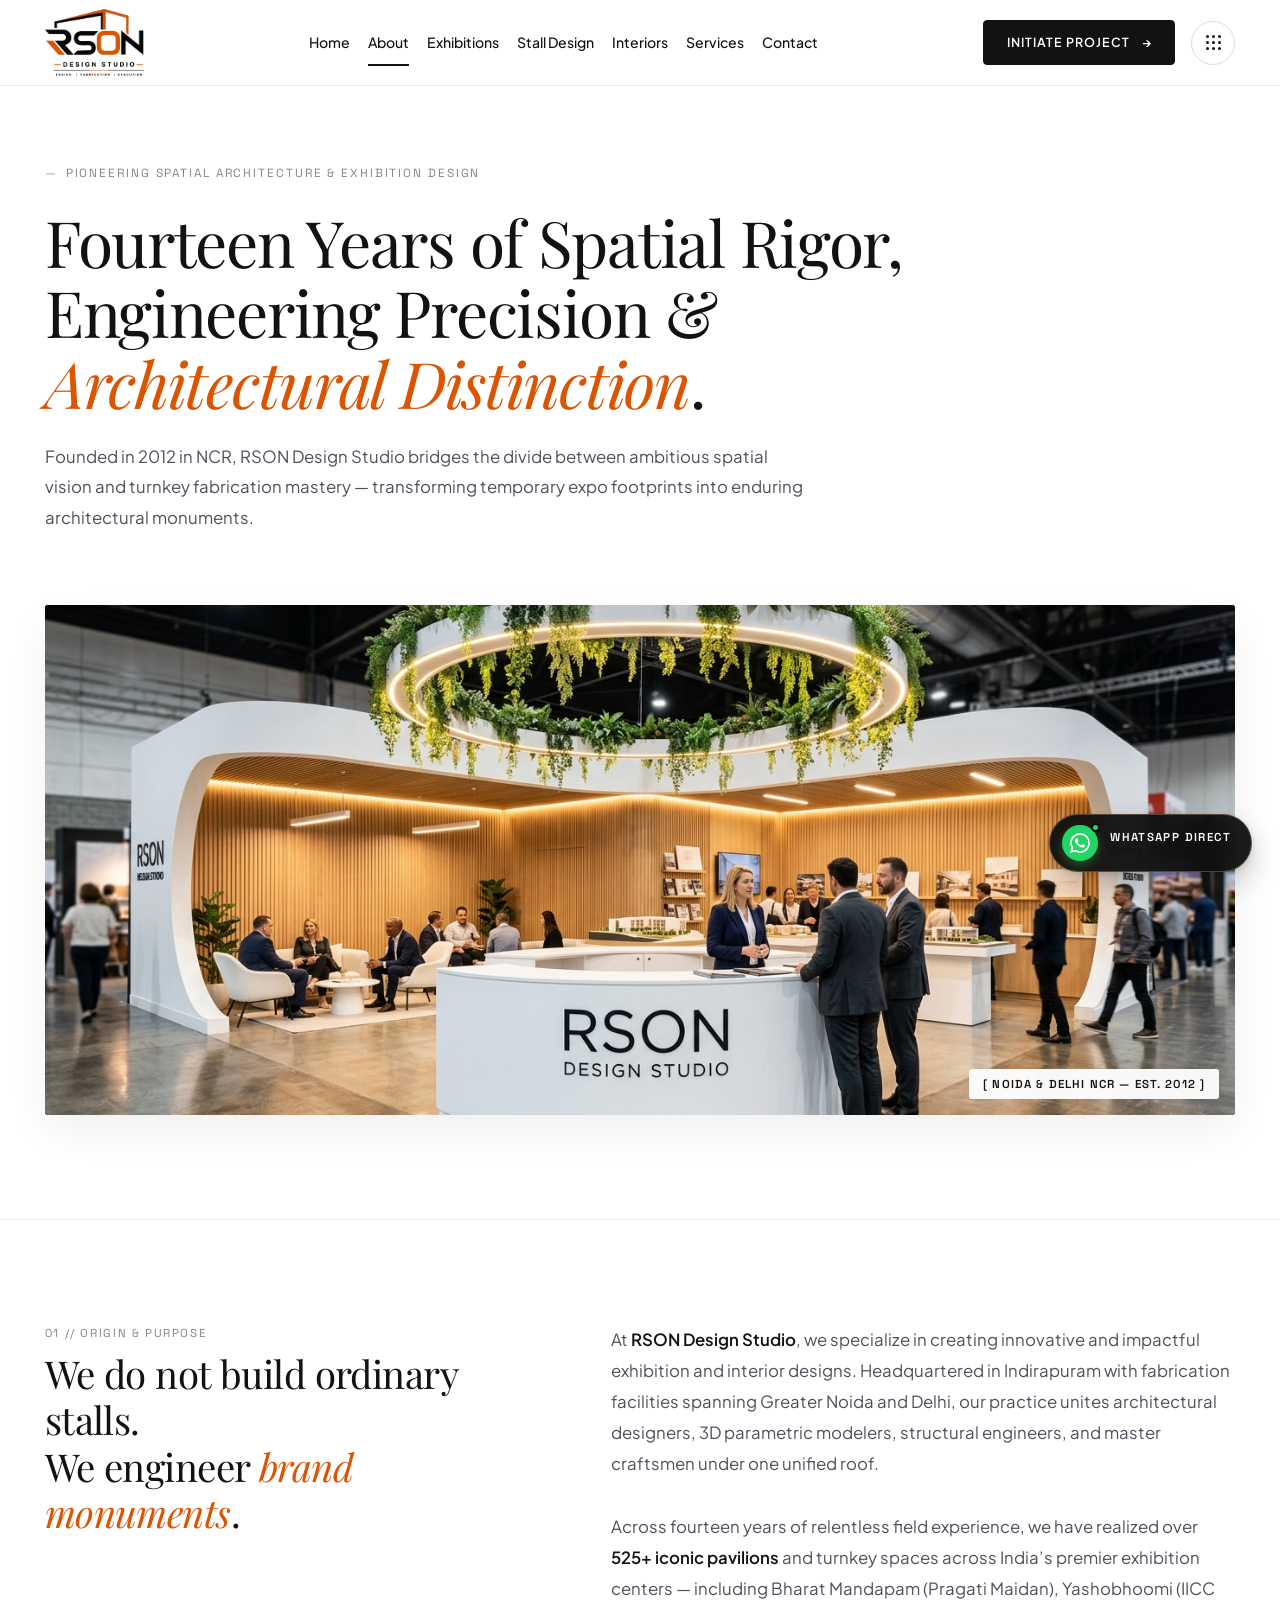
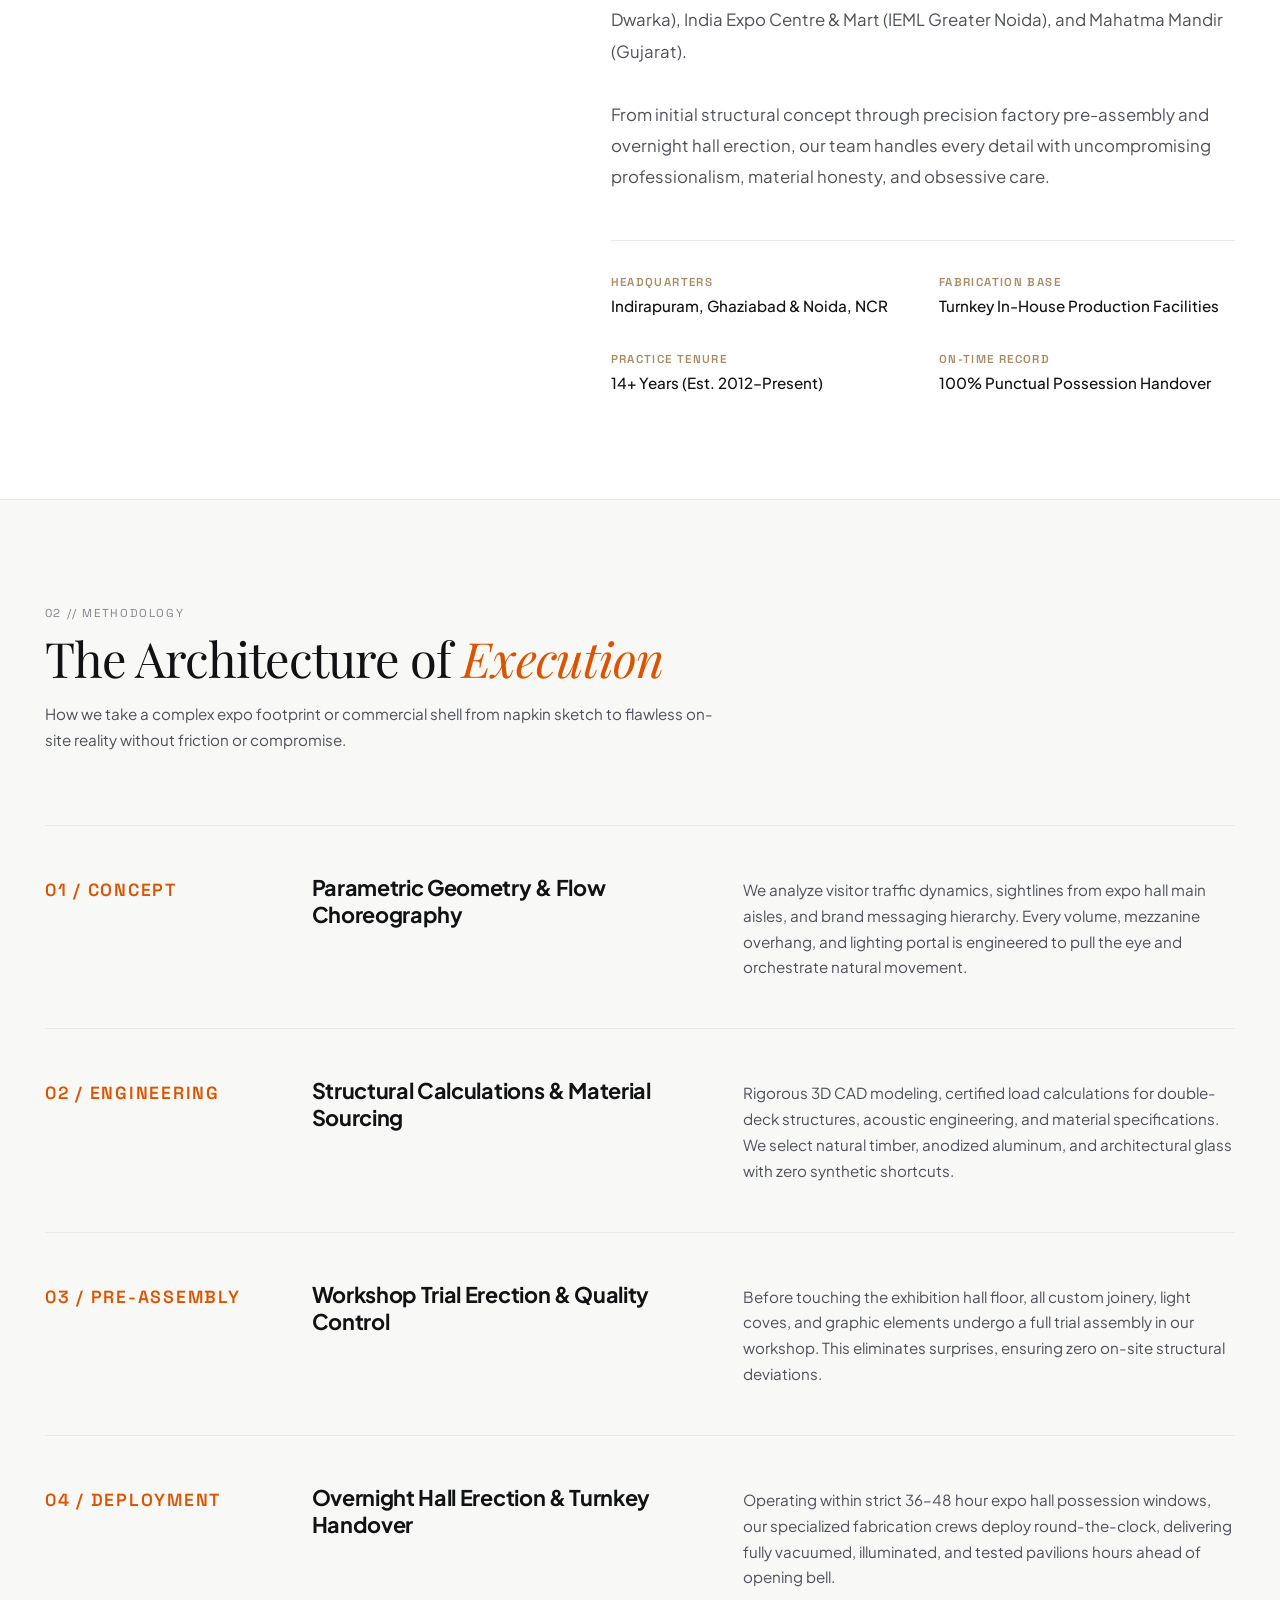
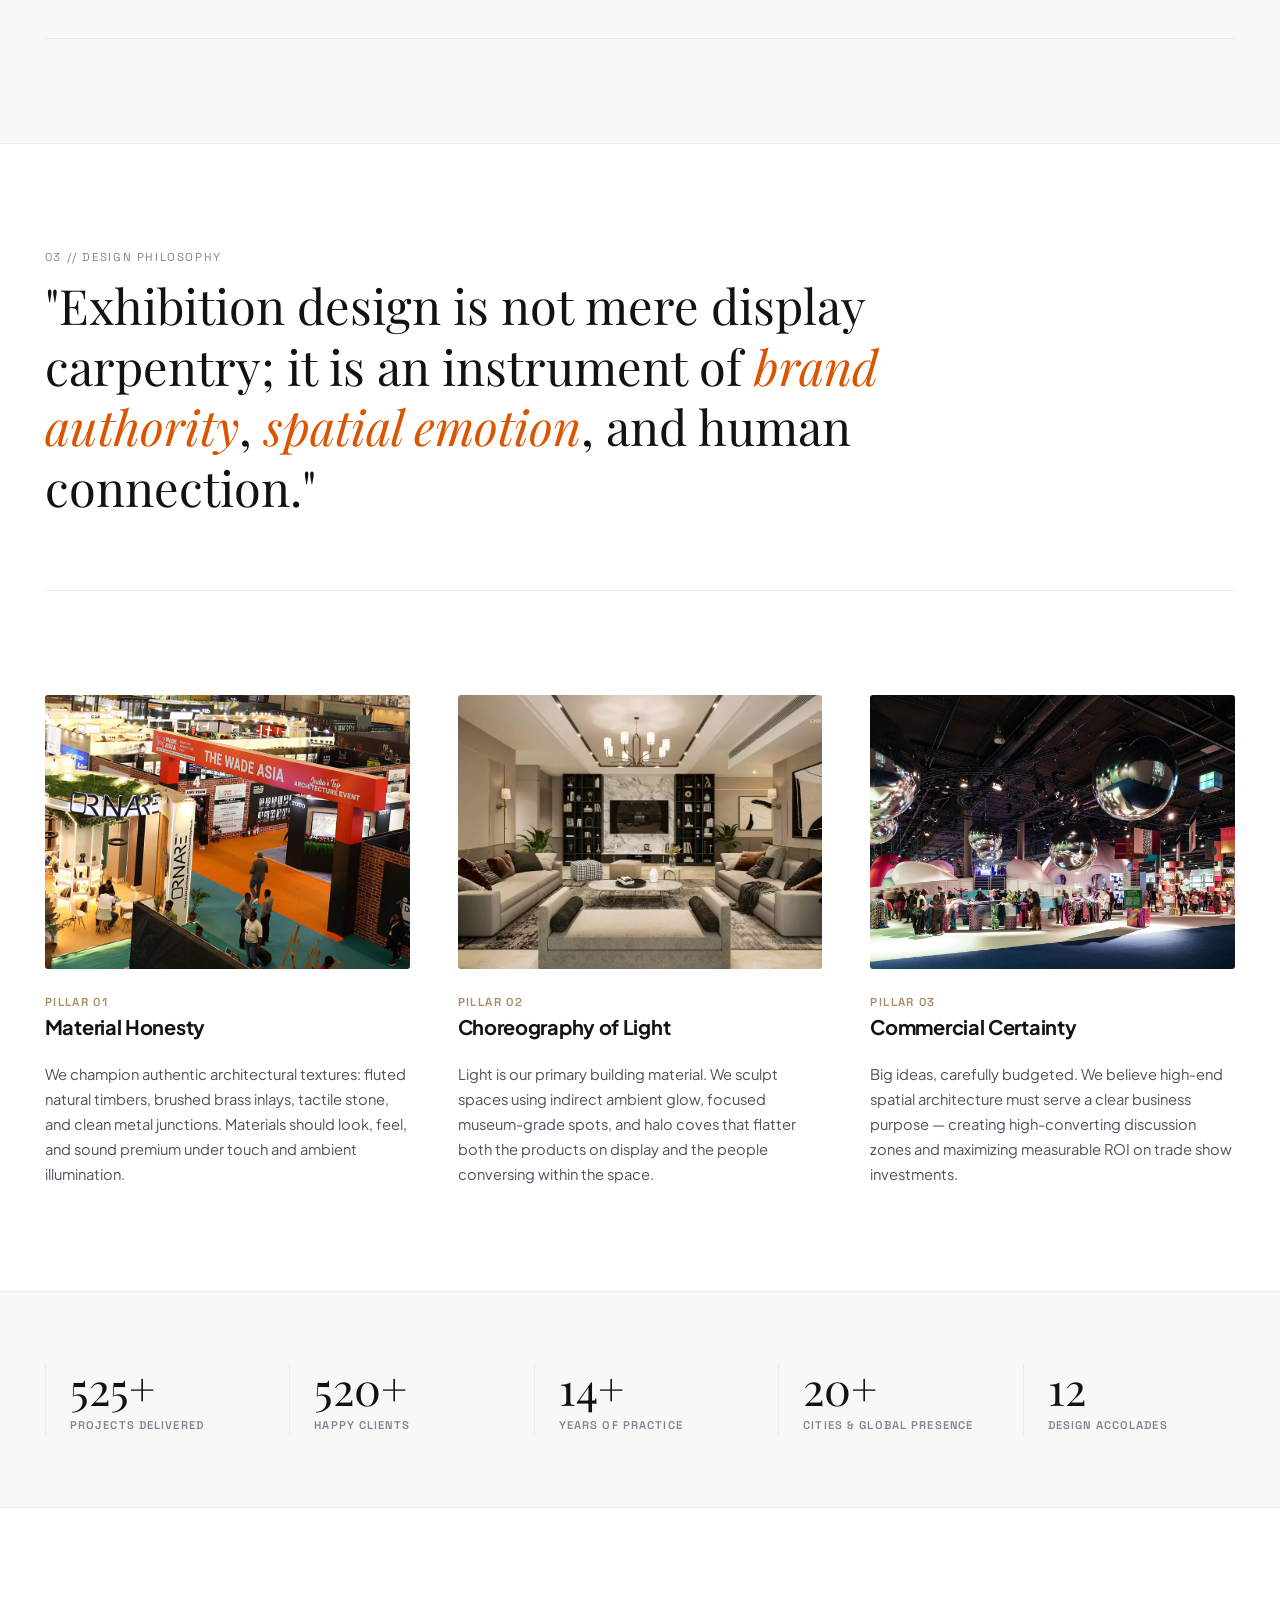
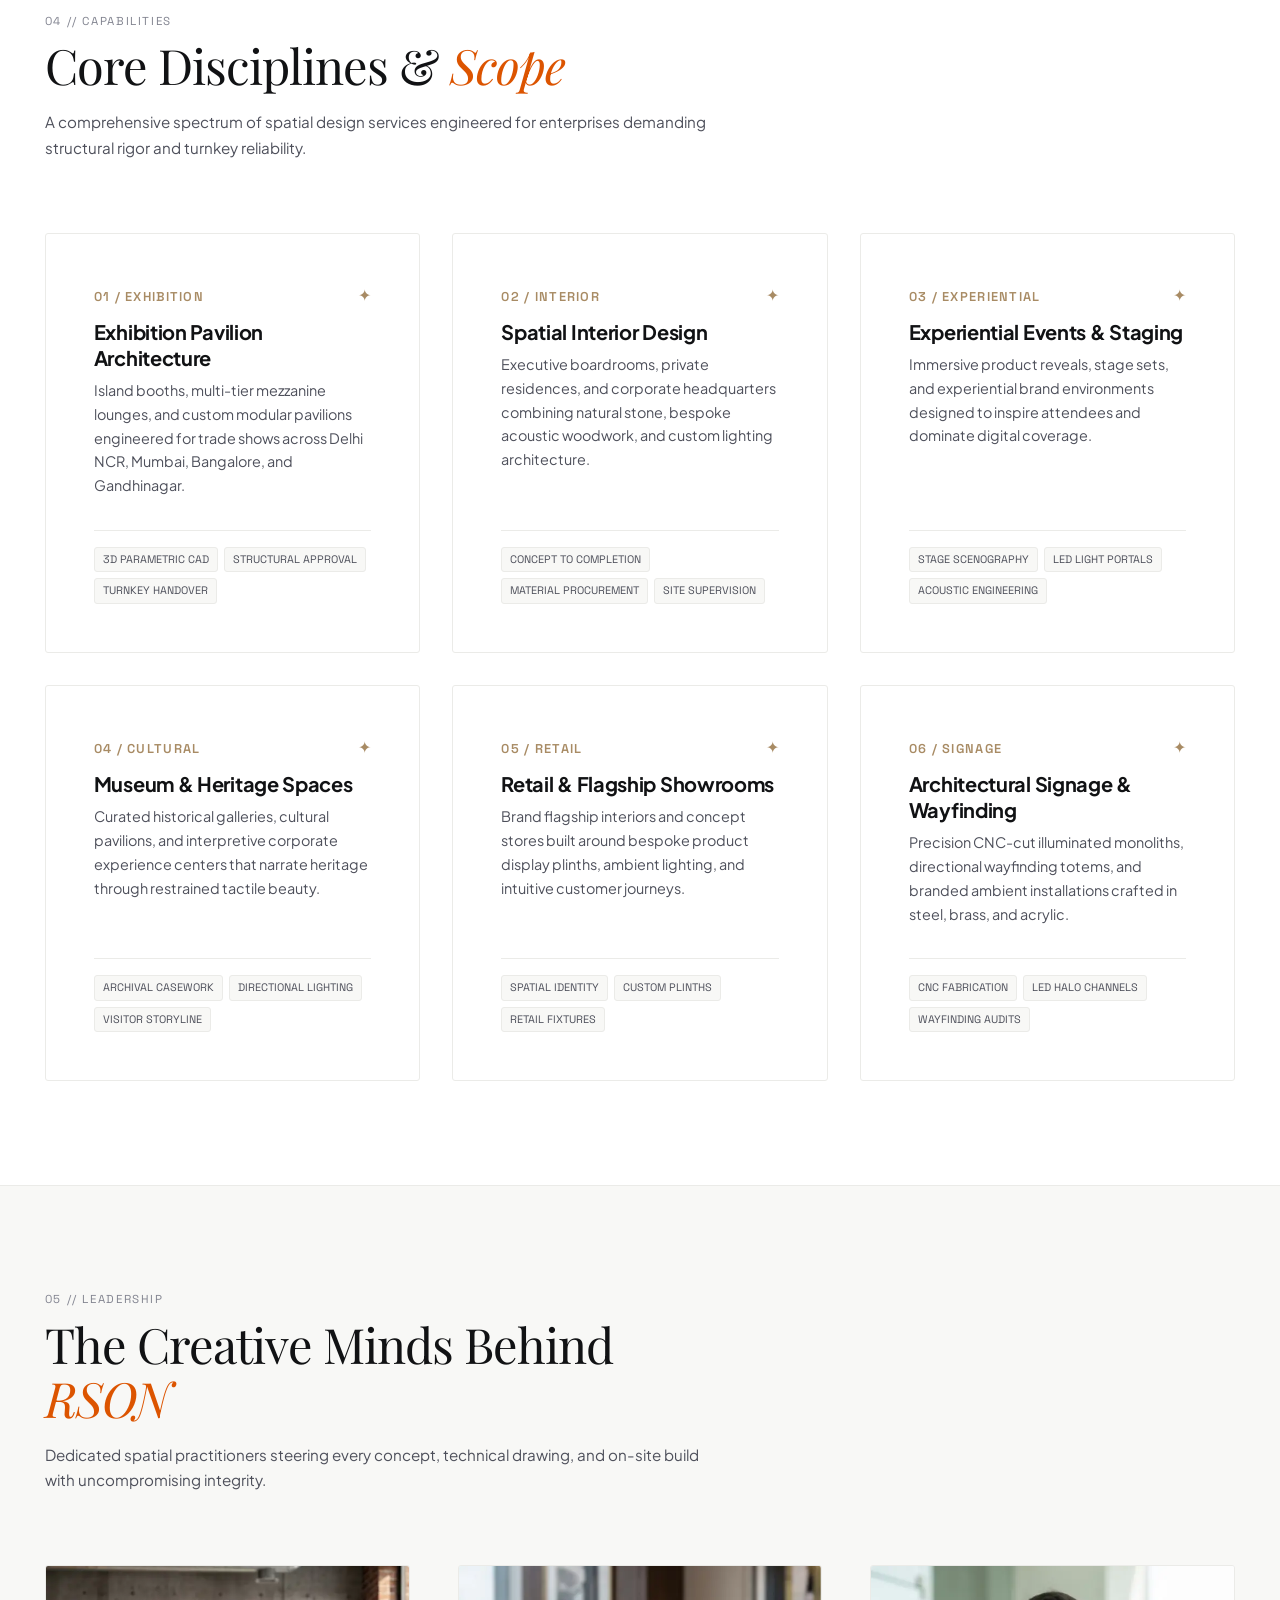
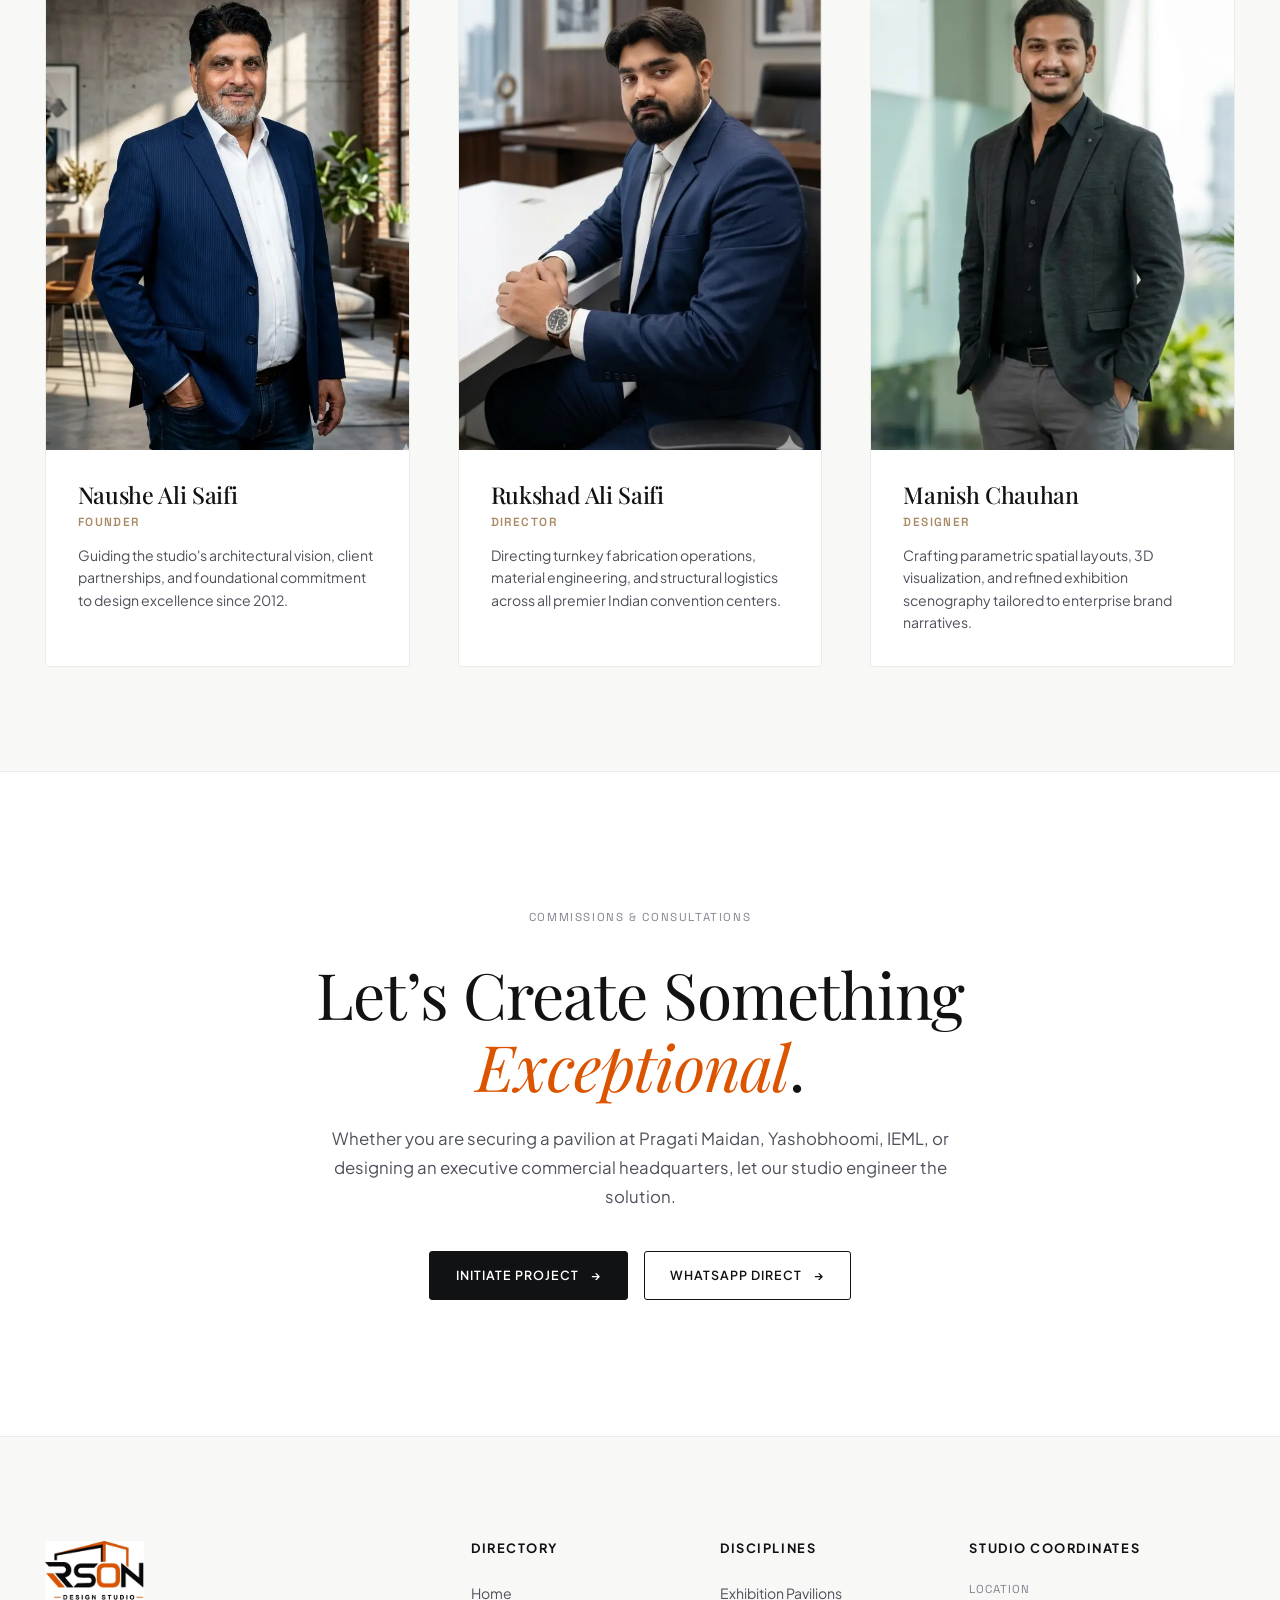
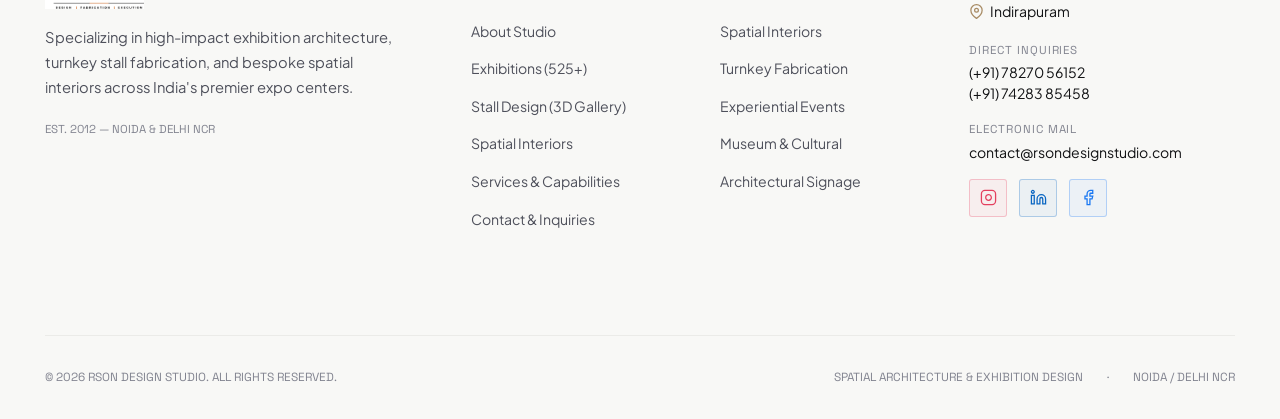
<file: about.html>
<!DOCTYPE html>
<html lang="en">
<head>
  <meta charset="UTF-8">
  <meta name="viewport" content="width=device-width, initial-scale=1.0">
  <title>About RSON Design Studio — 14+ Years in Exhibition Architecture & Fitouts</title>
  <meta name="description" content="Learn about RSON Design Studio — 14+ years of precision spatial architecture, 525+ built pavilions, in-house fabrication, and turnkey interior fitouts across Noida and Delhi NCR.">
  <meta name="keywords" content="about RSON design studio, exhibition architects, stall designers Noida, turnkey exhibition fabrication Delhi NCR, spatial interior design, Bharat Mandapam stall contractors">
  <meta name="author" content="RSON Design Studio">
  <meta name="robots" content="index, follow, max-image-preview:large, max-snippet:-1, max-video-preview:-1">
  <link rel="canonical" href="https://www.rsondesignstudio.com/about">

  <!-- Geo Local SEO Meta -->
  <meta name="geo.region" content="IN-UP">
  <meta name="geo.placename" content="Indirapuram, Ghaziabad, Noida, Delhi NCR">
  <meta name="geo.position" content="28.6360;77.3685">
  <meta name="ICBM" content="28.6360, 77.3685">

  <!-- OpenGraph Meta -->
  <meta property="og:locale" content="en_IN">
  <meta property="og:type" content="article">
  <meta property="og:site_name" content="RSON Design Studio">
  <meta property="og:title" content="About RSON Design Studio — 14+ Years in Exhibition Architecture & Fitouts">
  <meta property="og:description" content="14+ years of spatial architecture, 525+ delivered exhibition pavilions, and turnkey interior design practice in NCR.">
  <meta property="og:image" content="https://www.rsondesignstudio.com/assets/images/hero-pavilion-hq.jpg">
  <meta property="og:image:width" content="1200">
  <meta property="og:image:height" content="630">
  <meta property="og:image:alt" content="About RSON Design Studio Architecture Team">
  <meta property="og:url" content="https://www.rsondesignstudio.com/about">

  <!-- Twitter Card Meta -->
  <meta name="twitter:card" content="summary_large_image">
  <meta name="twitter:title" content="About RSON Design Studio — 14+ Years in Exhibition Architecture & Fitouts">
  <meta name="twitter:description" content="14+ years of spatial architecture, 525+ delivered exhibition pavilions, and turnkey interior design practice in NCR.">
  <meta name="twitter:image" content="https://www.rsondesignstudio.com/assets/images/hero-pavilion-hq.jpg">

  <!-- Favicon & PWA Icons -->
  <link rel="icon" type="image/jpeg" href="assets/images/logo.jpeg">
  <link rel="apple-touch-icon" href="assets/images/logo-cropped.jpeg">
  <link rel="manifest" href="site.webmanifest">
  <meta name="theme-color" content="#111214">

  <!-- JSON-LD Structured Data: AboutPage & BreadcrumbList -->
  <script type="application/ld+json">
  {
    "@context": "https://schema.org",
    "@graph": [
      {
        "@type": "AboutPage",
        "@id": "https://www.rsondesignstudio.com/about#webpage",
        "url": "https://www.rsondesignstudio.com/about",
        "name": "About RSON Design Studio",
        "description": "Learn about RSON Design Studio — 14+ years of spatial architecture, turnkey exhibition pavilions, and interior design based in Noida and Delhi NCR.",
        "isPartOf": {
          "@type": "WebSite",
          "@id": "https://www.rsondesignstudio.com/#website",
          "url": "https://www.rsondesignstudio.com/",
          "name": "RSON Design Studio"
        },
        "about": {
          "@type": "Organization",
          "name": "RSON Design Studio",
          "foundingDate": "2012",
          "url": "https://www.rsondesignstudio.com/"
        }
      },
      {
        "@type": "BreadcrumbList",
        "@id": "https://www.rsondesignstudio.com/about#breadcrumb",
        "itemListElement": [
          {
            "@type": "ListItem",
            "position": 1,
            "name": "Home",
            "item": "https://www.rsondesignstudio.com/"
          },
          {
            "@type": "ListItem",
            "position": 2,
            "name": "About Studio",
            "item": "https://www.rsondesignstudio.com/about"
          }
        ]
      }
    ]
  }
  </script>

  <!-- Google Fonts: Playfair Display, Plus Jakarta Sans, Space Grotesk -->
  <link rel="preconnect" href="https://fonts.googleapis.com">
  <link rel="preconnect" href="https://fonts.gstatic.com" crossorigin>
  <link href="https://fonts.googleapis.com/css2?family=Playfair+Display:ital,wght@0,400;0,500;0,600;0,700;1,400;1,500;1,600&family=Plus+Jakarta+Sans:wght@300;400;500;600;700;800&family=Space+Grotesk:wght@400;500;600&display=swap" rel="stylesheet">

  <!-- Stylesheets -->
  <link rel="stylesheet" href="css/design-system.css">
  <link rel="stylesheet" href="css/layout.css">
  <link rel="stylesheet" href="css/about.css">
</head>
<body>

  <!-- =========================================================================
       01. PRIMARY SITE HEADER (SHARED ARCHITECTURAL NAVIGATION)
       ========================================================================= -->
  <header class="site-header">
    <div class="container header-container">
      <!-- Studio Brand Identity Lockup with Original Website Logo -->
      <a href="/" class="brand-lockup" aria-label="RSON Design Studio Homepage">
        <img src="assets/images/logo-cropped.jpeg" alt="RSON Design Studio Logo" class="header-logo-img">
      </a>

      <!-- Desktop Architectural Navigation (About is Active) -->
      <nav class="desktop-nav" aria-label="Main Navigation">
        <a href="/" class="nav-link">Home</a>
        <a href="about" class="nav-link active" aria-current="page">About</a>
        <a href="exhibitions" class="nav-link">Exhibitions</a>
        <a href="stall-design" class="nav-link">Stall Design</a>
        <a href="interiors" class="nav-link">Interiors</a>
        <a href="services" class="nav-link">Services</a>
        <a href="contact" class="nav-link">Contact</a>
      </nav>

      <!-- Header Actions -->
      <div class="header-actions">
        <a href="contact" class="btn btn-black btn-initiate">
          <span>INITIATE PROJECT</span>
          <span aria-hidden="true">→</span>
        </a>
        <button class="btn-grid-menu" aria-label="Toggle Navigation & Coordinates Drawer" aria-expanded="false">
          <div class="grid-dots-icon" aria-hidden="true">
            <span></span><span></span><span></span>
            <span></span><span></span><span></span>
            <span></span><span></span><span></span>
          </div>
        </button>
      </div>
    </div>
  </header>

  <!-- =========================================================================
       02. MOBILE & COORDINATES DRAWER
       ========================================================================= -->
  <div class="mobile-drawer" aria-label="Mobile Navigation Overlay">
    <ul class="mobile-nav-list">
      <li class="mobile-nav-item">
        <span class="mobile-nav-num">01</span>
        <a href="/" class="mobile-nav-link">Home</a>
      </li>
      <li class="mobile-nav-item">
        <span class="mobile-nav-num">02</span>
        <a href="about" class="mobile-nav-link active">About Studio</a>
      </li>
      <li class="mobile-nav-item">
        <span class="mobile-nav-num">03</span>
        <a href="exhibitions" class="mobile-nav-link">Exhibitions</a>
      </li>
      <li class="mobile-nav-item">
        <span class="mobile-nav-num">04</span>
        <a href="stall-design" class="mobile-nav-link">Stall Design</a>
      </li>
      <li class="mobile-nav-item">
        <span class="mobile-nav-num">05</span>
        <a href="interiors" class="mobile-nav-link">Interiors</a>
      </li>
      <li class="mobile-nav-item">
        <span class="mobile-nav-num">06</span>
        <a href="services" class="mobile-nav-link">Services</a>
      </li>
      <li class="mobile-nav-item">
        <span class="mobile-nav-num">07</span>
        <a href="contact" class="mobile-nav-link">Contact</a>
      </li>
    </ul>

    <div class="mobile-drawer-footer">
      <div class="mobile-contact-row">
        <span class="mobile-contact-label">Studio Coordinates</span>
        <span class="mobile-contact-val">112/2, Abhay Khand 1st, Indirapuram, Ghaziabad UP 201014 / Noida NCR</span>
      </div>
      <div class="mobile-contact-row">
        <span class="mobile-contact-label">Direct Line</span>
        <span class="mobile-contact-val">(+91) 78270 56152 &nbsp;·&nbsp; (+91) 74283 85458</span>
      </div>
      <div style="margin-top: var(--space-sm);">
        <a href="https://wa.me/917827056152?text=Hello%20RSON%20Studio%2C%20I%20would%20like%20to%20discuss%20an%20upcoming%20project." target="_blank" rel="noopener noreferrer" class="btn btn-black" style="width: 100%;">
          Chat via WhatsApp Direct
        </a>
      </div>
    </div>
  </div>

  <main id="main-content">
    <!-- =========================================================================
         03. ABOUT HERO SECTION
         ========================================================================= -->
    <section class="about-hero">
      <div class="container">
        <div class="about-hero-header fade-up">
          <span class="eyebrow-line">PIONEERING SPATIAL ARCHITECTURE & EXHIBITION DESIGN</span>
          <h1 class="about-hero-title">
            Fourteen Years of Spatial Rigor, Engineering Precision &amp; <em>Architectural Distinction</em>.
          </h1>
          <p class="about-hero-lead">
            Founded in 2012 in NCR, RSON Design Studio bridges the divide between ambitious spatial vision and turnkey fabrication mastery — transforming temporary expo footprints into enduring architectural monuments.
          </p>
        </div>

        <!-- Large Supporting Studio / Pavilion Visual -->
        <div class="about-hero-banner fade-up delay-1">
          <img src="assets/images/hero-pavilion-hq.jpg" alt="RSON Design Studio Architectural Pavilion Erection" width="1920" height="1080">
          <span class="about-banner-badge">[ NOIDA &amp; DELHI NCR — EST. 2012 ]</span>
        </div>
      </div>
    </section>

    <!-- =========================================================================
         04. STUDIO INTRODUCTION (STRONG TYPOGRAPHY & WHITESPACE)
         ========================================================================= -->
    <section class="studio-intro">
      <div class="container">
        <div class="intro-grid">
          <!-- Sticky Left Architectural Column -->
          <div class="intro-left-sticky fade-up">
            <span class="section-number">01 // ORIGIN &amp; PURPOSE</span>
            <h2 class="intro-tagline">
              We do not build ordinary stalls.<br>
              We engineer <em>brand monuments</em>.
            </h2>
          </div>

          <!-- Right Content Column -->
          <div class="intro-right-content fade-up delay-1">
            <p class="intro-paragraph">
              At <strong>RSON Design Studio</strong>, we specialize in creating innovative and impactful exhibition and interior designs. Headquartered in Indirapuram with fabrication facilities spanning Greater Noida and Delhi, our practice unites architectural designers, 3D parametric modelers, structural engineers, and master craftsmen under one unified roof.
            </p>
            <p class="intro-paragraph">
              Across fourteen years of relentless field experience, we have realized over <strong>525+ iconic pavilions</strong> and turnkey spaces across India’s premier exhibition centers — including Bharat Mandapam (Pragati Maidan), Yashobhoomi (IICC Dwarka), India Expo Centre &amp; Mart (IEML Greater Noida), and Mahatma Mandir (Gujarat).
            </p>
            <p class="intro-paragraph">
              From initial structural concept through precision factory pre-assembly and overnight hall erection, our team handles every detail with uncompromising professionalism, material honesty, and obsessive care.
            </p>

            <!-- Verified Details Matrix -->
            <div class="intro-details-grid">
              <div class="intro-detail-item">
                <span class="intro-detail-label">HEADQUARTERS</span>
                <span class="intro-detail-val">Indirapuram, Ghaziabad &amp; Noida, NCR</span>
              </div>
              <div class="intro-detail-item">
                <span class="intro-detail-label">FABRICATION BASE</span>
                <span class="intro-detail-val">Turnkey In-House Production Facilities</span>
              </div>
              <div class="intro-detail-item">
                <span class="intro-detail-label">PRACTICE TENURE</span>
                <span class="intro-detail-val">14+ Years (Est. 2012–Present)</span>
              </div>
              <div class="intro-detail-item">
                <span class="intro-detail-label">ON-TIME RECORD</span>
                <span class="intro-detail-val">100% Punctual Possession Handover</span>
              </div>
            </div>
          </div>
        </div>
      </div>
    </section>

    <!-- =========================================================================
         05. OUR APPROACH (EDITORIAL SPLIT TIMELINE)
         ========================================================================= -->
    <section class="approach-section">
      <div class="container">
        <div class="section-head fade-up">
          <div class="section-head-left">
            <span class="section-number">02 // METHODOLOGY</span>
            <h2 class="section-title">The Architecture of <em>Execution</em></h2>
            <p class="section-desc">
              How we take a complex expo footprint or commercial shell from napkin sketch to flawless on-site reality without friction or compromise.
            </p>
          </div>
        </div>

        <div class="approach-list fade-up delay-1">
          <!-- Step 01 -->
          <div class="approach-step">
            <span class="approach-num">01 / CONCEPT</span>
            <h3 class="approach-name">Parametric Geometry &amp; Flow Choreography</h3>
            <p class="approach-desc">
              We analyze visitor traffic dynamics, sightlines from expo hall main aisles, and brand messaging hierarchy. Every volume, mezzanine overhang, and lighting portal is engineered to pull the eye and orchestrate natural movement.
            </p>
          </div>

          <!-- Step 02 -->
          <div class="approach-step">
            <span class="approach-num">02 / ENGINEERING</span>
            <h3 class="approach-name">Structural Calculations &amp; Material Sourcing</h3>
            <p class="approach-desc">
              Rigorous 3D CAD modeling, certified load calculations for double-deck structures, acoustic engineering, and material specifications. We select natural timber, anodized aluminum, and architectural glass with zero synthetic shortcuts.
            </p>
          </div>

          <!-- Step 03 -->
          <div class="approach-step">
            <span class="approach-num">03 / PRE-ASSEMBLY</span>
            <h3 class="approach-name">Workshop Trial Erection &amp; Quality Control</h3>
            <p class="approach-desc">
              Before touching the exhibition hall floor, all custom joinery, light coves, and graphic elements undergo a full trial assembly in our workshop. This eliminates surprises, ensuring zero on-site structural deviations.
            </p>
          </div>

          <!-- Step 04 -->
          <div class="approach-step">
            <span class="approach-num">04 / DEPLOYMENT</span>
            <h3 class="approach-name">Overnight Hall Erection &amp; Turnkey Handover</h3>
            <p class="approach-desc">
              Operating within strict 36–48 hour expo hall possession windows, our specialized fabrication crews deploy round-the-clock, delivering fully vacuumed, illuminated, and tested pavilions hours ahead of opening bell.
            </p>
          </div>
        </div>
      </div>
    </section>

    <!-- =========================================================================
         06. DESIGN PHILOSOPHY (TYPOGRAPHY & IMAGERY INSTEAD OF ICONS)
         ========================================================================= -->
    <section class="philosophy-section">
      <div class="container">
        <span class="section-number fade-up">03 // DESIGN PHILOSOPHY</span>
        
        <div class="philosophy-quote-box fade-up delay-1">
          <blockquote class="philosophy-quote">
            "Exhibition design is not mere display carpentry; it is an instrument of <em>brand authority</em>, <em>spatial emotion</em>, and human connection."
          </blockquote>
        </div>

        <div class="philosophy-columns fade-up delay-2">
          <!-- Col 1: Material Honesty -->
          <div class="philosophy-col">
            <div class="philosophy-media">
              <img src="assets/images/matecia-pavilion.jpg" alt="Material Honesty in Pavilion Design" loading="lazy">
            </div>
            <div class="philosophy-col-header">
              <span class="philosophy-col-num">PILLAR 01</span>
              <h3 class="philosophy-col-title">Material Honesty</h3>
            </div>
            <p class="philosophy-col-text">
              We champion authentic architectural textures: fluted natural timbers, brushed brass inlays, tactile stone, and clean metal junctions. Materials should look, feel, and sound premium under touch and ambient illumination.
            </p>
          </div>

          <!-- Col 2: Spatial Choreography -->
          <div class="philosophy-col">
            <div class="philosophy-media">
              <img src="assets/images/luxury-interior.webp" alt="Spatial Choreography and Light" loading="lazy">
            </div>
            <div class="philosophy-col-header">
              <span class="philosophy-col-num">PILLAR 02</span>
              <h3 class="philosophy-col-title">Choreography of Light</h3>
            </div>
            <p class="philosophy-col-text">
              Light is our primary building material. We sculpt spaces using indirect ambient glow, focused museum-grade spots, and halo coves that flatter both the products on display and the people conversing within the space.
            </p>
          </div>

          <!-- Col 3: Budget Discipline -->
          <div class="philosophy-col">
            <div class="philosophy-media">
              <img src="assets/images/trade-shows.jpg" alt="Commercial Impact and Budget Discipline" loading="lazy">
            </div>
            <div class="philosophy-col-header">
              <span class="philosophy-col-num">PILLAR 03</span>
              <h3 class="philosophy-col-title">Commercial Certainty</h3>
            </div>
            <p class="philosophy-col-text">
              Big ideas, carefully budgeted. We believe high-end spatial architecture must serve a clear business purpose — creating high-converting discussion zones and maximizing measurable ROI on trade show investments.
            </p>
          </div>
        </div>
      </div>
    </section>

    <!-- =========================================================================
         07. EXPERIENCE / VERIFIED CLIENT METRICS
         ========================================================================= -->
    <section class="experience-stats">
      <div class="container">
        <div class="stats-grid-about fade-up">
          <div class="stat-item-about">
            <span class="stat-number-about">525+</span>
            <span class="stat-label-about">PROJECTS DELIVERED</span>
          </div>
          <div class="stat-item-about">
            <span class="stat-number-about">520+</span>
            <span class="stat-label-about">HAPPY CLIENTS</span>
          </div>
          <div class="stat-item-about">
            <span class="stat-number-about">14+</span>
            <span class="stat-label-about">YEARS OF PRACTICE</span>
          </div>
          <div class="stat-item-about">
            <span class="stat-number-about">20+</span>
            <span class="stat-label-about">CITIES &amp; GLOBAL PRESENCE</span>
          </div>
          <div class="stat-item-about">
            <span class="stat-number-about">12</span>
            <span class="stat-label-about">DESIGN ACCOLADES</span>
          </div>
        </div>
      </div>
    </section>

    <!-- =========================================================================
         08. MAJOR STUDIO CAPABILITIES (CLEAN EDITORIAL BLOCKS)
         ========================================================================= -->
    <section class="capabilities-section">
      <div class="container">
        <div class="section-head fade-up">
          <div class="section-head-left">
            <span class="section-number">04 // CAPABILITIES</span>
            <h2 class="section-title">Core Disciplines &amp; <em>Scope</em></h2>
            <p class="section-desc">
              A comprehensive spectrum of spatial design services engineered for enterprises demanding structural rigor and turnkey reliability.
            </p>
          </div>
        </div>

        <div class="capabilities-grid fade-up delay-1">
          <!-- Block 01 -->
          <div class="capability-block">
            <div>
              <div class="capability-top">
                <span class="capability-num">01 / EXHIBITION</span>
                <span style="color: var(--accent-beige);">✦</span>
              </div>
              <h3 class="capability-title">Exhibition Pavilion Architecture</h3>
              <p class="capability-desc">
                Island booths, multi-tier mezzanine lounges, and custom modular pavilions engineered for trade shows across Delhi NCR, Mumbai, Bangalore, and Gandhinagar.
              </p>
            </div>
            <div class="capability-deliverables">
              <span class="cap-tag">3D Parametric CAD</span>
              <span class="cap-tag">Structural Approval</span>
              <span class="cap-tag">Turnkey Handover</span>
            </div>
          </div>

          <!-- Block 02 -->
          <div class="capability-block">
            <div>
              <div class="capability-top">
                <span class="capability-num">02 / INTERIOR</span>
                <span style="color: var(--accent-beige);">✦</span>
              </div>
              <h3 class="capability-title">Spatial Interior Design</h3>
              <p class="capability-desc">
                Executive boardrooms, private residences, and corporate headquarters combining natural stone, bespoke acoustic woodwork, and custom lighting architecture.
              </p>
            </div>
            <div class="capability-deliverables">
              <span class="cap-tag">Concept to Completion</span>
              <span class="cap-tag">Material Procurement</span>
              <span class="cap-tag">Site Supervision</span>
            </div>
          </div>

          <!-- Block 03 -->
          <div class="capability-block">
            <div>
              <div class="capability-top">
                <span class="capability-num">03 / EXPERIENTIAL</span>
                <span style="color: var(--accent-beige);">✦</span>
              </div>
              <h3 class="capability-title">Experiential Events &amp; Staging</h3>
              <p class="capability-desc">
                Immersive product reveals, stage sets, and experiential brand environments designed to inspire attendees and dominate digital coverage.
              </p>
            </div>
            <div class="capability-deliverables">
              <span class="cap-tag">Stage Scenography</span>
              <span class="cap-tag">LED Light Portals</span>
              <span class="cap-tag">Acoustic Engineering</span>
            </div>
          </div>

          <!-- Block 04 -->
          <div class="capability-block">
            <div>
              <div class="capability-top">
                <span class="capability-num">04 / CULTURAL</span>
                <span style="color: var(--accent-beige);">✦</span>
              </div>
              <h3 class="capability-title">Museum &amp; Heritage Spaces</h3>
              <p class="capability-desc">
                Curated historical galleries, cultural pavilions, and interpretive corporate experience centers that narrate heritage through restrained tactile beauty.
              </p>
            </div>
            <div class="capability-deliverables">
              <span class="cap-tag">Archival Casework</span>
              <span class="cap-tag">Directional Lighting</span>
              <span class="cap-tag">Visitor Storyline</span>
            </div>
          </div>

          <!-- Block 05 -->
          <div class="capability-block">
            <div>
              <div class="capability-top">
                <span class="capability-num">05 / RETAIL</span>
                <span style="color: var(--accent-beige);">✦</span>
              </div>
              <h3 class="capability-title">Retail &amp; Flagship Showrooms</h3>
              <p class="capability-desc">
                Brand flagship interiors and concept stores built around bespoke product display plinths, ambient lighting, and intuitive customer journeys.
              </p>
            </div>
            <div class="capability-deliverables">
              <span class="cap-tag">Spatial Identity</span>
              <span class="cap-tag">Custom Plinths</span>
              <span class="cap-tag">Retail Fixtures</span>
            </div>
          </div>

          <!-- Block 06 -->
          <div class="capability-block">
            <div>
              <div class="capability-top">
                <span class="capability-num">06 / SIGNAGE</span>
                <span style="color: var(--accent-beige);">✦</span>
              </div>
              <h3 class="capability-title">Architectural Signage &amp; Wayfinding</h3>
              <p class="capability-desc">
                Precision CNC-cut illuminated monoliths, directional wayfinding totems, and branded ambient installations crafted in steel, brass, and acrylic.
              </p>
            </div>
            <div class="capability-deliverables">
              <span class="cap-tag">CNC Fabrication</span>
              <span class="cap-tag">LED Halo Channels</span>
              <span class="cap-tag">Wayfinding Audits</span>
            </div>
          </div>
        </div>
      </div>
    </section>

    <!-- =========================================================================
         09. STUDIO LEADERSHIP / TEAM (AUTHENTIC CLIENT DATA & PORTRAITS)
         ========================================================================= -->
    <section class="team-section">
      <div class="container">
        <div class="section-head fade-up">
          <div class="section-head-left">
            <span class="section-number">05 // LEADERSHIP</span>
            <h2 class="section-title">The Creative Minds Behind <em>RSON</em></h2>
            <p class="section-desc">
              Dedicated spatial practitioners steering every concept, technical drawing, and on-site build with uncompromising integrity.
            </p>
          </div>
        </div>

        <div class="team-grid fade-up delay-1">
          <!-- Member 01: Naushe Ali Saifi -->
          <div class="team-card">
            <div class="team-portrait">
              <img src="assets/images/team-naushe.webp" alt="Naushe Ali Saifi — Founder, RSON Design Studio" loading="lazy">
            </div>
            <div class="team-info">
              <h3 class="team-name">Naushe Ali Saifi</h3>
              <span class="team-role">Founder</span>
              <p class="team-bio">
                Guiding the studio's architectural vision, client partnerships, and foundational commitment to design excellence since 2012.
              </p>
            </div>
          </div>

          <!-- Member 02: Rukshad Ali Saifi -->
          <div class="team-card">
            <div class="team-portrait">
              <img src="assets/images/team-rukshad.webp" alt="Rukshad Ali Saifi — Director, RSON Design Studio" loading="lazy">
            </div>
            <div class="team-info">
              <h3 class="team-name">Rukshad Ali Saifi</h3>
              <span class="team-role">Director</span>
              <p class="team-bio">
                Directing turnkey fabrication operations, material engineering, and structural logistics across all premier Indian convention centers.
              </p>
            </div>
          </div>

          <!-- Member 03: Manish Chauhan -->
          <div class="team-card">
            <div class="team-portrait">
              <img src="assets/images/team-manish.webp" alt="Manish Chauhan — Designer, RSON Design Studio" loading="lazy">
            </div>
            <div class="team-info">
              <h3 class="team-name">Manish Chauhan</h3>
              <span class="team-role">Designer</span>
              <p class="team-bio">
                Crafting parametric spatial layouts, 3D visualization, and refined exhibition scenography tailored to enterprise brand narratives.
              </p>
            </div>
          </div>
        </div>
      </div>
    </section>

    <!-- =========================================================================
         10. FINAL ABOUT CTA SECTION
         ========================================================================= -->
    <section class="about-cta">
      <div class="container about-cta-container fade-up">
        <span class="section-number">COMMISSIONS &amp; CONSULTATIONS</span>
        <h2 class="about-cta-title">
          Let’s Create Something <em>Exceptional</em>.
        </h2>
        <p class="about-cta-sub">
          Whether you are securing a pavilion at Pragati Maidan, Yashobhoomi, IEML, or designing an executive commercial headquarters, let our studio engineer the solution.
        </p>

        <div style="display: flex; gap: var(--space-md); flex-wrap: wrap; justify-content: center; margin-top: var(--space-md);">
          <a href="contact" class="btn btn-black">
            <span>INITIATE PROJECT</span>
            <span aria-hidden="true">→</span>
          </a>
          <a href="https://wa.me/917827056152?text=Hello%20RSON%20Design%20Studio%2C%20I%20would%20like%20to%20discuss%20an%20exhibition%20pavilion%20project." target="_blank" rel="noopener noreferrer" class="btn btn-white-outline">
            <span>WHATSAPP DIRECT</span>
            <span aria-hidden="true">→</span>
          </a>
        </div>
      </div>
    </section>
  </main>

  <!-- =========================================================================
       11. MASTER ARCHITECTURAL FOOTER
       ========================================================================= -->
  <footer class="site-footer">
    <div class="container">
      <div class="footer-grid">
        <!-- Col 1: Studio Identity -->
        <div class="footer-col-studio">
          <a href="/" class="brand-lockup" aria-label="RSON Design Studio Homepage">
            <img src="assets/images/logo-cropped.jpeg" alt="RSON Design Studio Logo" class="footer-logo-img">
          </a>
          <p class="footer-manifesto">
            Specializing in high-impact exhibition architecture, turnkey stall fabrication, and bespoke spatial interiors across India's premier expo centers.
          </p>
          <div style="font-family: var(--font-mono); font-size: 0.72rem; color: var(--text-muted); margin-top: 4px;">
            <span>EST. 2012 — NOIDA &amp; DELHI NCR</span>
          </div>
        </div>

        <!-- Col 2: Navigation Index -->
        <div>
          <h4 class="footer-title">Directory</h4>
          <ul class="footer-list">
            <li><a href="/" class="footer-link">Home</a></li>
            <li><a href="about" class="footer-link">About Studio</a></li>
            <li><a href="exhibitions" class="footer-link">Exhibitions (525+)</a></li>
            <li><a href="stall-design" class="footer-link">Stall Design (3D Gallery)</a></li>
            <li><a href="interiors" class="footer-link">Spatial Interiors</a></li>
            <li><a href="services" class="footer-link">Services &amp; Capabilities</a></li>
            <li><a href="contact" class="footer-link">Contact &amp; Inquiries</a></li>
          </ul>
        </div>

        <!-- Col 3: Services Disciplines -->
        <div>
          <h4 class="footer-title">Disciplines</h4>
          <ul class="footer-list">
            <li><a href="services" class="footer-link">Exhibition Pavilions</a></li>
            <li><a href="services" class="footer-link">Spatial Interiors</a></li>
            <li><a href="services" class="footer-link">Turnkey Fabrication</a></li>
            <li><a href="services" class="footer-link">Experiential Events</a></li>
            <li><a href="services" class="footer-link">Museum &amp; Cultural</a></li>
            <li><a href="services" class="footer-link">Architectural Signage</a></li>
          </ul>
        </div>

        <!-- Col 4: Studio Coordinates -->
        <div>
          <h4 class="footer-title">Studio Coordinates</h4>
          <div class="footer-contact-item">
            <span class="footer-contact-label">Location</span>
            <p class="footer-contact-val">
              <a href="https://www.google.com/maps/place/TYAGI+SUPER+STORE/@28.6359594,77.3481114,17z/data=!3m1!4b1!4m6!3m5!1s0x390ce534b3446a8d:0xf1ea96b32878de0b!8m2!3d28.6359547!4d77.3506863!16s%2Fg%2F11vwyrwkb3!18m1!1e1?entry=ttu&g_ep=EgoyMDI2MDkzMC4wIKXMDSoASAFQAw%3D%3D" target="_blank" rel="noopener noreferrer" style="display: inline-flex; align-items: center; gap: 6px; color: inherit; text-decoration: none;">
                <svg width="15" height="15" viewBox="0 0 24 24" fill="none" stroke="currentColor" stroke-width="2" stroke-linecap="round" stroke-linejoin="round" aria-hidden="true" style="color: var(--accent-beige); flex-shrink: 0;">
                  <path d="M21 10c0 7-9 13-9 13s-9-6-9-13a9 9 0 0 1 18 0z"></path>
                  <circle cx="12" cy="10" r="3"></circle>
                </svg>
                <span>Indirapuram</span>
              </a>
            </p>
          </div>
          <div class="footer-contact-item">
            <span class="footer-contact-label">Direct Inquiries</span>
            <p class="footer-contact-val">
              <a href="tel:+917827056152">(+91) 78270 56152</a><br>
              <a href="tel:+917428385458">(+91) 74283 85458</a>
            </p>
          </div>
          <div class="footer-contact-item">
            <span class="footer-contact-label">Electronic Mail</span>
            <p class="footer-contact-val">
              <a href="mailto:contact@rsondesignstudio.com">contact@rsondesignstudio.com</a>
            </p>
          </div>
          <div class="footer-socials">
            <a href="https://www.instagram.com/rson_design_studio" target="_blank" rel="noopener noreferrer" class="social-btn" aria-label="Instagram">
              <svg width="17" height="17" viewBox="0 0 24 24" fill="none" stroke="currentColor" stroke-width="1.8"><rect x="2" y="2" width="20" height="20" rx="5" ry="5"></rect><path d="M16 11.37A4 4 0 1 1 12.63 8 4 4 0 0 1 16 11.37z"></path><line x1="17.5" y1="6.5" x2="17.51" y2="6.5"></line></svg>
            </a>
            <a href="https://www.linkedin.com/in/rson-design-studio-43747942a" target="_blank" rel="noopener noreferrer" class="social-btn" aria-label="LinkedIn">
              <svg width="17" height="17" viewBox="0 0 24 24" fill="none" stroke="currentColor" stroke-width="1.8"><path d="M16 8a6 6 0 0 1 6 6v7h-4v-7a2 2 0 0 0-2-2 2 2 0 0 0-2 2v7h-4v-7a6 6 0 0 1 6-6z"></path><rect x="2" y="9" width="4" height="12"></rect><circle cx="4" cy="4" r="2"></circle></svg>
            </a>
            <a href="https://www.facebook.com/rson.entrprises" target="_blank" rel="noopener noreferrer" class="social-btn" aria-label="Facebook">
              <svg width="17" height="17" viewBox="0 0 24 24" fill="none" stroke="currentColor" stroke-width="1.8"><path d="M18 2h-3a5 5 0 0 0-5 5v3H7v4h3v8h4v-8h3l1-4h-4V7a1 1 0 0 1 1-1h3z"></path></svg>
            </a>
          </div>
        </div>
      </div>

      <!-- Footer Bottom Sub-Bar -->
      <div class="footer-bottom">
        <div>
          <span>© 2026 RSON DESIGN STUDIO. ALL RIGHTS RESERVED.</span>
        </div>
        <div class="footer-bottom-links">
          <span>SPATIAL ARCHITECTURE &amp; EXHIBITION DESIGN</span>
          <span>·</span>
          <span>NOIDA / DELHI NCR</span>
        </div>
      </div>
    </div>
  </footer>

  <!-- Floating Architectural WhatsApp Button (Direct Consultation) -->
  <a href="https://wa.me/917827056152?text=Hello%20RSON%20Studio%2C%20I%20would%20like%20to%20discuss%20a%20project%20inquiry." 
     target="_blank" 
     rel="noopener noreferrer" 
     class="floating-whatsapp-btn" 
     aria-label="Direct WhatsApp Consultation with RSON Design Studio"
     id="floatingWhatsApp">
    <div class="floating-wa-icon-wrap">
      <svg class="floating-wa-svg" width="20" height="20" viewBox="0 0 24 24" aria-hidden="true">
        <path d="M17.472 14.382c-.297-.149-1.758-.867-2.03-.967-.273-.099-.471-.148-.67.15-.197.297-.767.966-.94 1.164-.173.199-.347.223-.644.075-.297-.15-1.255-.463-2.39-1.475-.883-.788-1.48-1.761-1.653-2.059-.173-.297-.018-.458.13-.606.134-.133.298-.347.446-.52.149-.174.198-.298.298-.497.099-.198.05-.371-.025-.52-.075-.149-.669-1.612-.916-2.207-.242-.579-.487-.5-.669-.51-.173-.008-.371-.01-.57-.01-.198 0-.52.074-.792.372-.272.297-1.04 1.016-1.04 2.479 0 1.462 1.065 2.875 1.213 3.074.149.198 2.096 3.2 5.077 4.487.709.306 1.262.489 1.694.625.712.227 1.36.195 1.871.118.571-.085 1.758-.719 2.006-1.413.248-.694.248-1.289.173-1.413-.074-.124-.272-.198-.57-.347m-5.421 7.403h-.004a9.87 9.87 0 01-5.031-1.378l-.361-.214-3.741.982.998-3.648-.235-.374a9.86 9.86 0 01-1.51-5.26c.001-5.45 4.436-9.884 9.888-9.884 2.64 0 5.122 1.03 6.988 2.898a9.825 9.825 0 012.893 6.994c-.003 5.45-4.437 9.884-9.885 9.884m8.413-18.297A11.815 11.815 0 0012.05 0C5.495 0 .16 5.335.157 11.892c0 2.096.547 4.142 1.588 5.945L0 24l6.335-1.662c1.746.953 3.71 1.456 5.711 1.458h.005c6.554 0 11.89-5.335 11.893-11.893a11.821 11.821 0 00-3.48-8.413Z"/>
      </svg>
      <span class="floating-wa-dot" aria-hidden="true"></span>
    </div>
    <div class="floating-wa-text">
      <span class="floating-wa-label">WHATSAPP DIRECT</span>
      <span class="floating-wa-status">Online · Quick Response</span>
    </div>
  </a>

  <!-- Scripts -->
  <script src="js/main.js"></script>
</body>
</html>
</file>
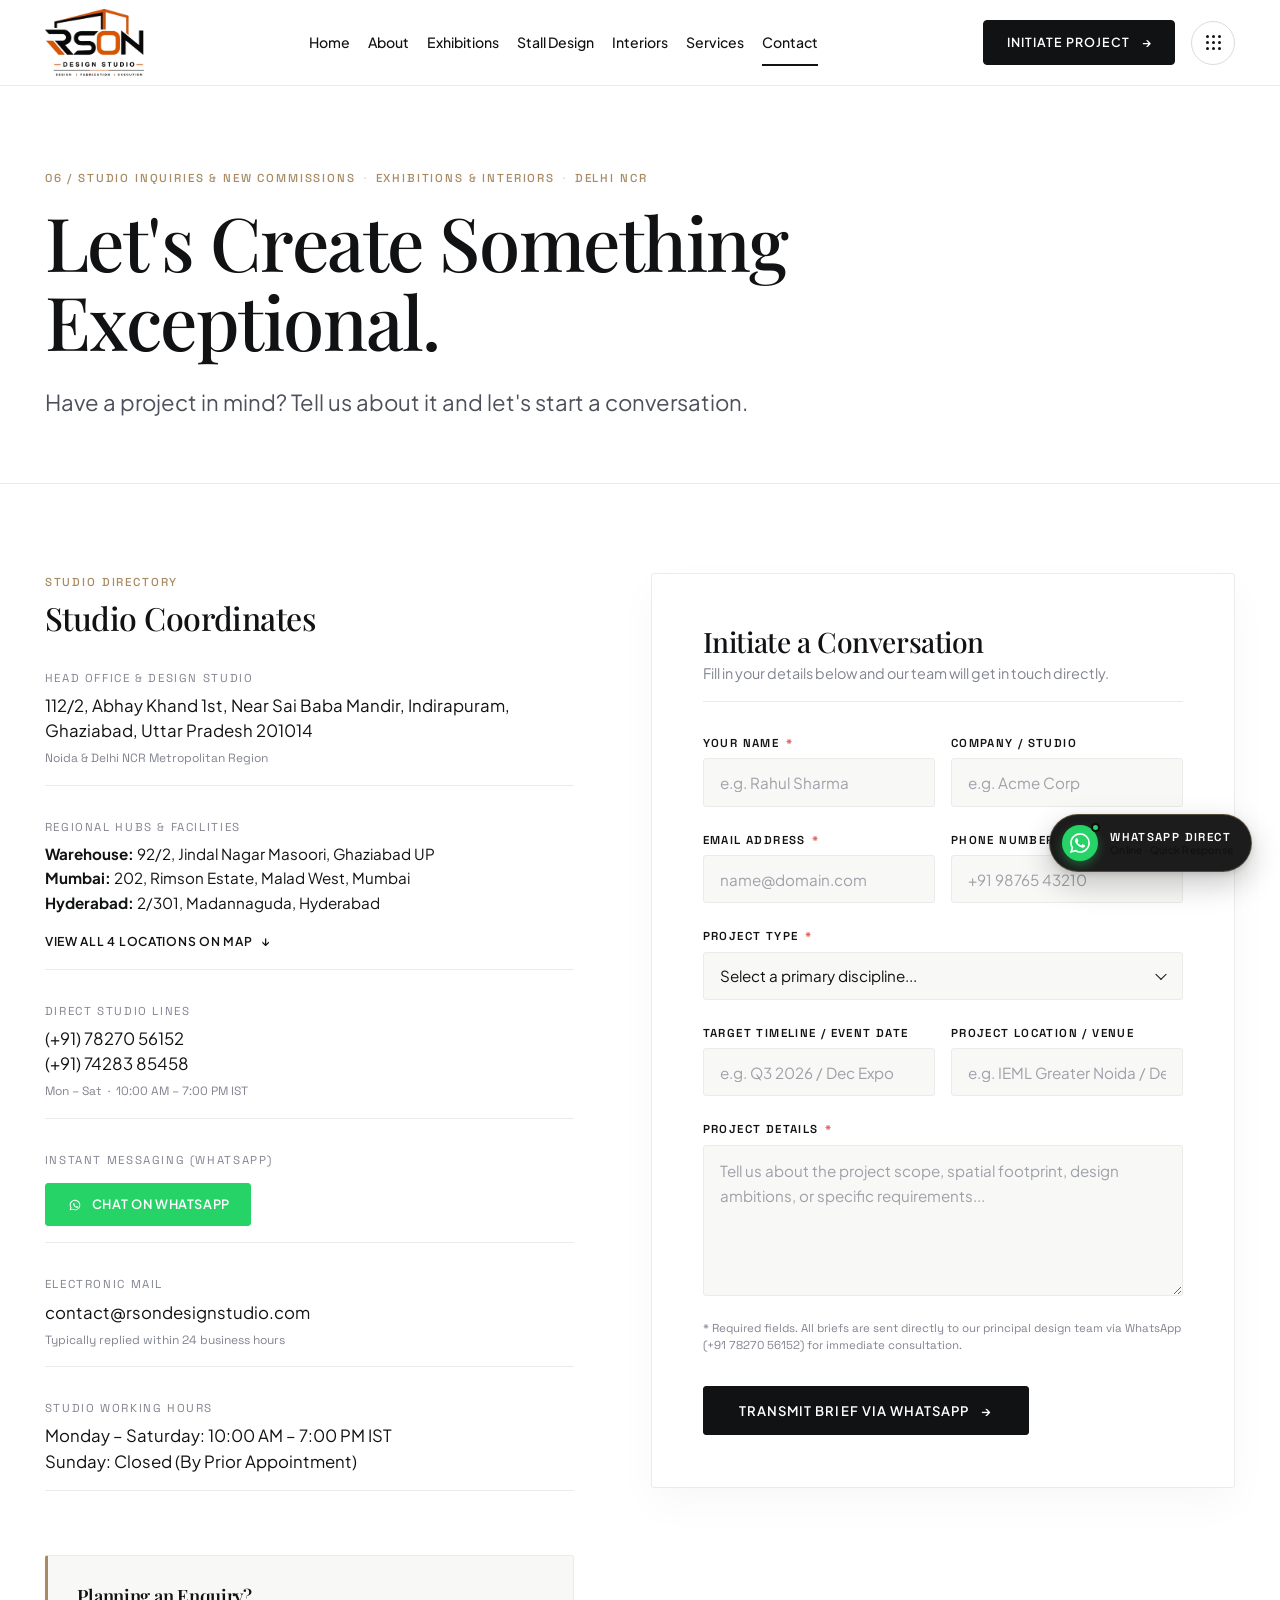
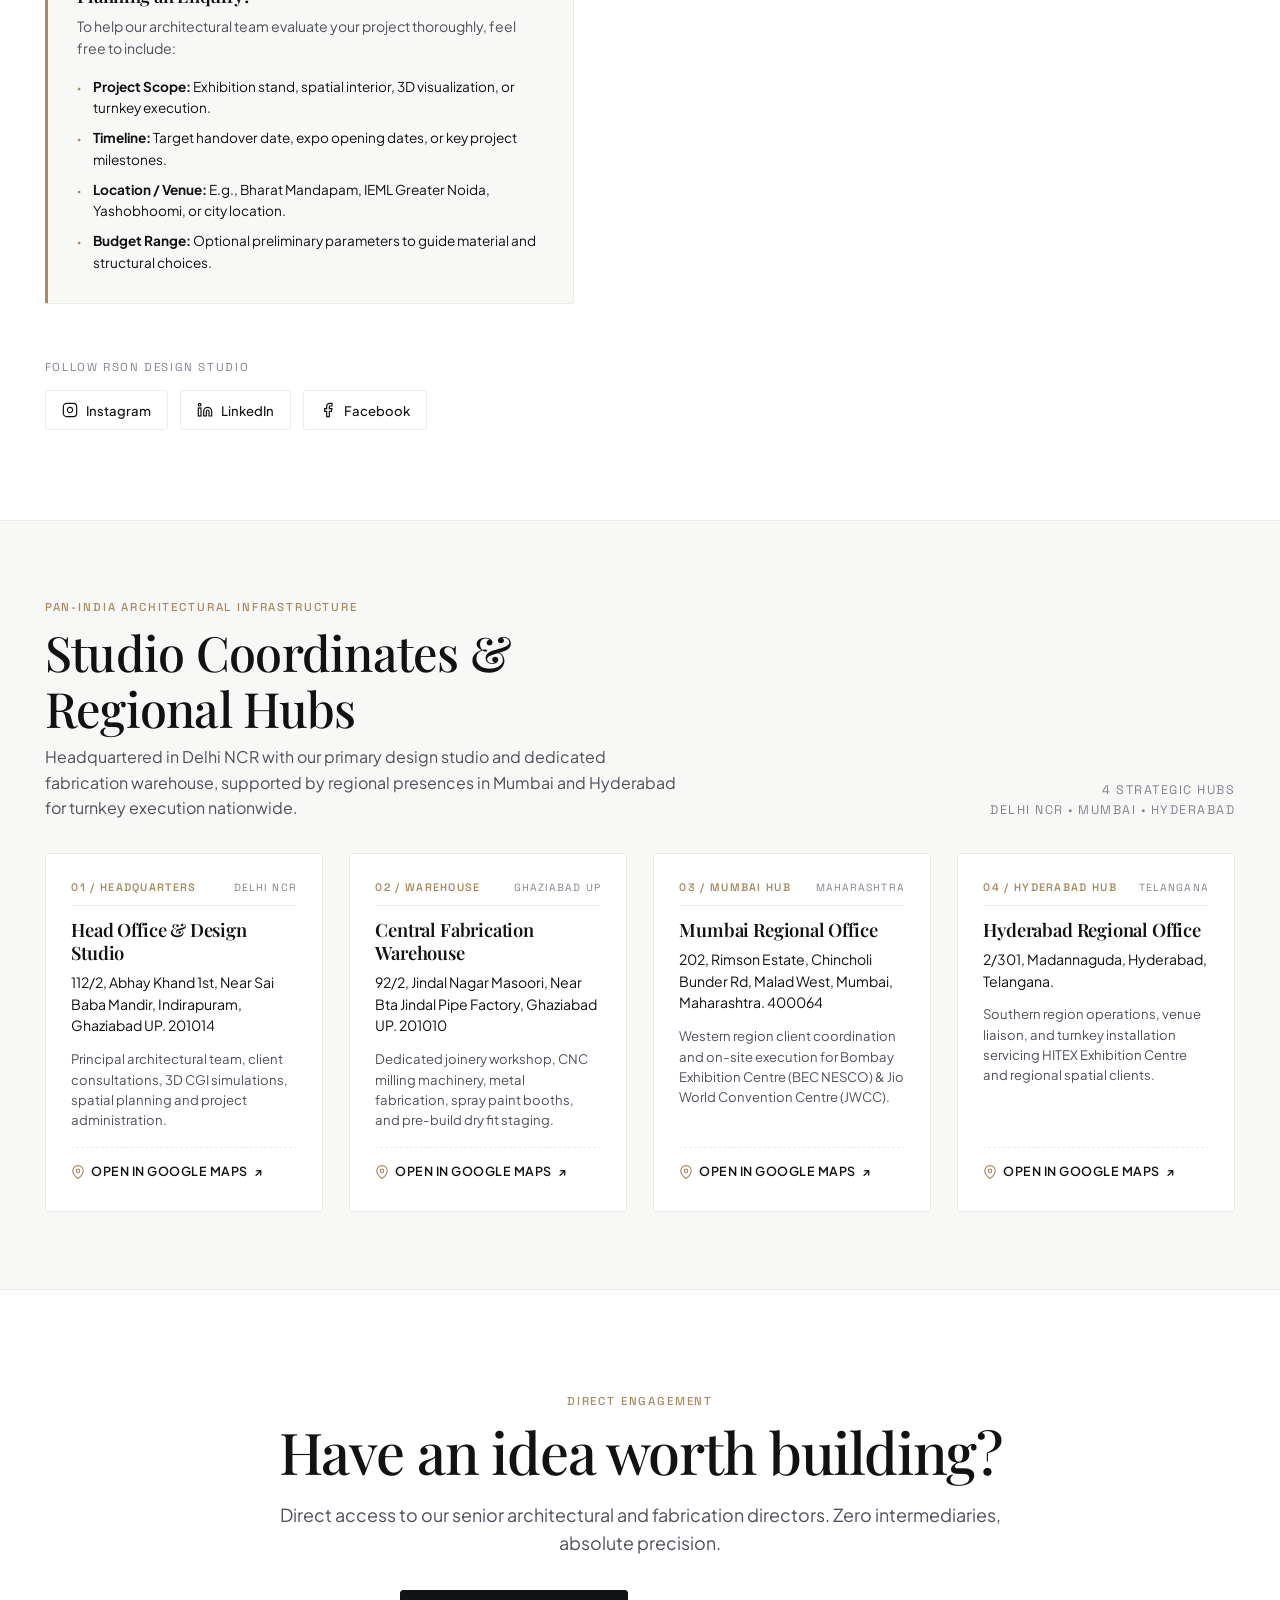
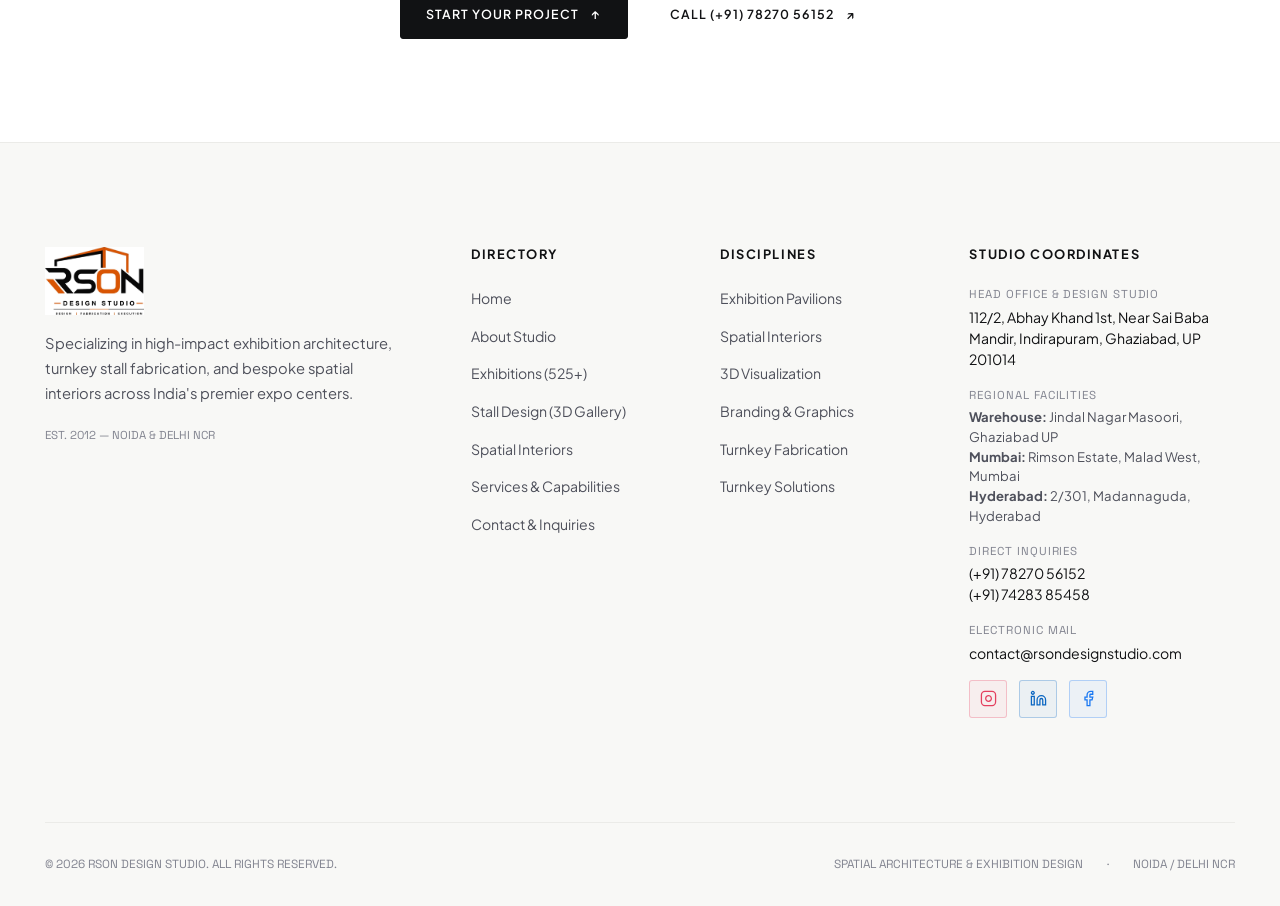
<file: contact.html>
<!DOCTYPE html>
<html lang="en">
<head>
  <meta charset="UTF-8">
  <meta name="viewport" content="width=device-width, initial-scale=1.0">
  <title>Contact RSON Design Studio — Exhibition & Interior Architecture Consultation</title>
  <meta name="description" content="Initiate a spatial project with RSON Design Studio. Contact our Indirapuram Noida & Delhi NCR studio for exhibition architecture, bespoke interiors, 3D visualization, and turnkey fabrication.">
  <meta name="keywords" content="contact RSON Design Studio, exhibition stall designer Noida contact, interior architecture inquiries Delhi NCR, turnkey fabrication Ghaziabad, spatial design consultation, Pragati Maidan stall builder">
  <meta name="author" content="RSON Design Studio">
  <meta name="robots" content="index, follow, max-image-preview:large, max-snippet:-1, max-video-preview:-1">
  <link rel="canonical" href="https://www.rsondesignstudio.com/contact">

  <!-- Geo Local SEO Meta -->
  <meta name="geo.region" content="IN-UP">
  <meta name="geo.placename" content="Indirapuram, Ghaziabad, Noida, Delhi NCR">
  <meta name="geo.position" content="28.6360;77.3685">
  <meta name="ICBM" content="28.6360, 77.3685">

  <!-- OpenGraph Meta -->
  <meta property="og:locale" content="en_IN">
  <meta property="og:type" content="website">
  <meta property="og:site_name" content="RSON Design Studio">
  <meta property="og:title" content="Contact RSON Design Studio — Exhibition & Interior Architecture Consultation">
  <meta property="og:description" content="Have a project in mind? Tell us about it and let's start a conversation. Architectural precision and turnkey fabrication across India.">
  <meta property="og:image" content="https://www.rsondesignstudio.com/assets/images/matecia-pavilion.jpg">
  <meta property="og:image:width" content="1200">
  <meta property="og:image:height" content="630">
  <meta property="og:image:alt" content="Contact RSON Design Studio Headquarters">
  <meta property="og:url" content="https://www.rsondesignstudio.com/contact">

  <!-- Twitter Card Meta -->
  <meta name="twitter:card" content="summary_large_image">
  <meta name="twitter:title" content="Contact RSON Design Studio — Exhibition & Interior Architecture Consultation">
  <meta name="twitter:description" content="Have a project in mind? Tell us about it and let's start a conversation. Architectural precision and turnkey fabrication across India.">
  <meta name="twitter:image" content="https://www.rsondesignstudio.com/assets/images/matecia-pavilion.jpg">

  <!-- Favicon & PWA Icons -->
  <link rel="icon" type="image/jpeg" href="assets/images/logo.jpeg">
  <link rel="apple-touch-icon" href="assets/images/logo-cropped.jpeg">
  <link rel="manifest" href="site.webmanifest">
  <meta name="theme-color" content="#111214">

  <!-- JSON-LD Structured Data: ContactPage, LocalBusiness & BreadcrumbList -->
  <script type="application/ld+json">
  {
    "@context": "https://schema.org",
    "@graph": [
      {
        "@type": "ContactPage",
        "@id": "https://www.rsondesignstudio.com/contact#webpage",
        "url": "https://www.rsondesignstudio.com/contact",
        "name": "Contact RSON Design Studio",
        "description": "Direct communication coordinates for RSON Design Studio in Indirapuram Ghaziabad / Noida NCR and Hyderabad.",
        "isPartOf": {
          "@type": "WebSite",
          "@id": "https://www.rsondesignstudio.com/#website",
          "url": "https://www.rsondesignstudio.com/",
          "name": "RSON Design Studio"
        }
      },
      {
        "@type": ["ProfessionalService", "LocalBusiness"],
        "@id": "https://www.rsondesignstudio.com/#organization",
        "name": "RSON Design Studio",
        "url": "https://www.rsondesignstudio.com/",
        "telephone": ["+91-7827056152", "+91-7428385458"],
        "email": "contact@rsondesignstudio.com",
        "address": {
          "@type": "PostalAddress",
          "streetAddress": "112/2, Abhay Khand 1st, Indirapuram",
          "addressLocality": "Ghaziabad",
          "addressRegion": "Uttar Pradesh",
          "postalCode": "201014",
          "addressCountry": "IN"
        },
        "geo": {
          "@type": "GeoCoordinates",
          "latitude": 28.6360,
          "longitude": 77.3685
        }
      },
      {
        "@type": "BreadcrumbList",
        "@id": "https://www.rsondesignstudio.com/contact#breadcrumb",
        "itemListElement": [
          {
            "@type": "ListItem",
            "position": 1,
            "name": "Home",
            "item": "https://www.rsondesignstudio.com/"
          },
          {
            "@type": "ListItem",
            "position": 2,
            "name": "Contact",
            "item": "https://www.rsondesignstudio.com/contact"
          }
        ]
      }
    ]
  }
  </script>

  <!-- Google Fonts: Playfair Display, Plus Jakarta Sans, Space Grotesk -->
  <link rel="preconnect" href="https://fonts.googleapis.com">
  <link rel="preconnect" href="https://fonts.gstatic.com" crossorigin>
  <link href="https://fonts.googleapis.com/css2?family=Playfair+Display:ital,wght@0,400;0,500;0,600;0,700;1,400;1,500;1,600&family=Plus+Jakarta+Sans:wght@300;400;500;600;700;800&family=Space+Grotesk:wght@400;500;600&display=swap" rel="stylesheet">

  <!-- Stylesheets (Locked Design System) -->
  <link rel="stylesheet" href="css/design-system.css">
  <link rel="stylesheet" href="css/layout.css">
  <link rel="stylesheet" href="css/contact.css">
</head>
<body>

  <!-- =========================================================================
       01. PRIMARY SITE HEADER (SHARED ARCHITECTURAL NAVIGATION - LOCKED)
       ========================================================================= -->
  <header class="site-header">
    <div class="container header-container">
      <!-- Studio Brand Identity Lockup with Original Website Logo -->
      <a href="/" class="brand-lockup" aria-label="RSON Design Studio Homepage">
        <img src="assets/images/logo-cropped.jpeg" alt="RSON Design Studio Logo" class="header-logo-img">
      </a>

      <!-- Desktop Architectural Navigation (Contact is Active) -->
      <nav class="desktop-nav" aria-label="Main Navigation">
        <a href="/" class="nav-link">Home</a>
        <a href="about" class="nav-link">About</a>
        <a href="exhibitions" class="nav-link">Exhibitions</a>
        <a href="stall-design" class="nav-link">Stall Design</a>
        <a href="interiors" class="nav-link">Interiors</a>
        <a href="services" class="nav-link">Services</a>
        <a href="contact" class="nav-link active" aria-current="page">Contact</a>
      </nav>

      <!-- Header Actions -->
      <div class="header-actions">
        <a href="#contact-form-section" class="btn btn-black btn-initiate">
          <span>INITIATE PROJECT</span>
          <span aria-hidden="true">→</span>
        </a>
        <button class="btn-grid-menu" aria-label="Toggle Navigation & Coordinates Drawer" aria-expanded="false">
          <div class="grid-dots-icon" aria-hidden="true">
            <span></span><span></span><span></span>
            <span></span><span></span><span></span>
            <span></span><span></span><span></span>
          </div>
        </button>
      </div>
    </div>
  </header>

  <!-- =========================================================================
       02. MOBILE & COORDINATES DRAWER (LOCKED)
       ========================================================================= -->
  <div class="mobile-drawer" aria-label="Mobile Navigation Overlay">
    <ul class="mobile-nav-list">
      <li class="mobile-nav-item">
        <span class="mobile-nav-num">01</span>
        <a href="/" class="mobile-nav-link">Home</a>
      </li>
      <li class="mobile-nav-item">
        <span class="mobile-nav-num">02</span>
        <a href="about" class="mobile-nav-link">About Studio</a>
      </li>
      <li class="mobile-nav-item">
        <span class="mobile-nav-num">03</span>
        <a href="exhibitions" class="mobile-nav-link">Exhibitions</a>
      </li>
      <li class="mobile-nav-item">
        <span class="mobile-nav-num">04</span>
        <a href="stall-design" class="mobile-nav-link">Stall Design</a>
      </li>
      <li class="mobile-nav-item">
        <span class="mobile-nav-num">05</span>
        <a href="interiors" class="mobile-nav-link">Interiors</a>
      </li>
      <li class="mobile-nav-item">
        <span class="mobile-nav-num">06</span>
        <a href="services" class="mobile-nav-link">Services</a>
      </li>
      <li class="mobile-nav-item">
        <span class="mobile-nav-num">07</span>
        <a href="contact" class="mobile-nav-link active">Contact</a>
      </li>
    </ul>

    <div class="mobile-drawer-footer">
      <div class="mobile-contact-row">
        <span class="mobile-contact-label">Studio Coordinates</span>
        <span class="mobile-contact-val">112/2, Abhay Khand 1st, Indirapuram, Ghaziabad UP 201014 / Noida NCR</span>
      </div>
      <div class="mobile-contact-row">
        <span class="mobile-contact-label">Direct Line</span>
        <span class="mobile-contact-val">(+91) 78270 56152 &nbsp;·&nbsp; (+91) 74283 85458</span>
      </div>
      <div style="margin-top: var(--space-sm);">
        <a href="https://wa.me/917827056152?text=Hello%20RSON%20Studio%2C%20I%20would%20like%20to%20discuss%20a%20project%20inquiry." target="_blank" rel="noopener noreferrer" class="btn btn-black" style="width: 100%;">
          Chat via WhatsApp Direct
        </a>
      </div>
    </div>
  </div>

  <main>
    <!-- =========================================================================
         03. CONTACT HERO SECTION
         Strong editorial opening with spacious typography
         ========================================================================= -->
    <section class="contact-hero" id="hero">
      <div class="container">
        <div class="contact-hero-inner fade-up">
          <div class="contact-meta-kicker">
            <span>06 / STUDIO INQUIRIES &amp; NEW COMMISSIONS</span>
            <span class="contact-meta-divider">·</span>
            <span>EXHIBITIONS &amp; INTERIORS</span>
            <span class="contact-meta-divider">·</span>
            <span>DELHI NCR</span>
          </div>
          <h1 class="contact-hero-title">
            Let's Create Something Exceptional.
          </h1>
          <p class="contact-hero-intro">
            Have a project in mind? Tell us about it and let's start a conversation.
          </p>
        </div>
      </div>
    </section>

    <!-- =========================================================================
         04. MAIN CONTACT SECTION: EDITORIAL INFORMATION & MINIMAL FORM
         ========================================================================= -->
    <section class="contact-main-section" id="contact-form-section">
      <div class="container">
        <div class="contact-grid">

          <!-- -----------------------------------------------------------------
               COL 1: CONTACT INFORMATION & PROJECT ENQUIRY ADVICE
               ----------------------------------------------------------------- -->
          <div class="contact-info-col fade-up">
            <span class="contact-section-label">STUDIO DIRECTORY</span>
            <h2 class="contact-info-title">Studio Coordinates</h2>

            <div class="contact-channels-list">
              <!-- Address: Head Office & Design Studio -->
              <div class="contact-channel-item">
                <span class="channel-label">Head Office &amp; Design Studio</span>
                <p class="channel-value">
                  112/2, Abhay Khand 1st, Near Sai Baba Mandir, Indirapuram, Ghaziabad, Uttar Pradesh 201014
                </p>
                <span class="channel-meta">Noida &amp; Delhi NCR Metropolitan Region</span>
              </div>

              <!-- Regional Facilities Quick Summary -->
              <div class="contact-channel-item">
                <span class="channel-label">Regional Hubs &amp; Facilities</span>
                <p class="channel-value" style="font-size: 0.95rem; line-height: 1.6;">
                  <strong>Warehouse:</strong> <a href="https://www.google.com/maps/place/28%C2%B041'40.3%22N+77%C2%B035'06.2%22E/@28.6945235,77.5824793,17z/data=!3m1!4b1!4m4!3m3!8m2!3d28.6945235!4d77.5850542?hl=en&entry=ttu&g_ep=EgoyMDI2MDkzMC4wIKXMDSoASAFQAw%3D%3D" target="_blank" rel="noopener noreferrer" style="color: inherit; text-decoration: none;">92/2, Jindal Nagar Masoori, Ghaziabad UP</a><br>
                  <strong>Mumbai:</strong> <a href="https://www.google.com/maps?q=19.4381942,72.8864732&z=17&hl=en" target="_blank" rel="noopener noreferrer" style="color: inherit; text-decoration: none;">202, Rimson Estate, Malad West, Mumbai</a><br>
                  <strong>Hyderabad:</strong> <a href="https://www.google.com/maps/place/17%C2%B020'31.2%22N+78%C2%B027'08.5%22E/@17.341996,78.4497953,17z/data=!3m1!4b1!4m4!3m3!8m2!3d17.341996!4d78.4523702?hl=en&entry=ttu&g_ep=EgoyMDI2MDkzMC4wIKXMDSoASAFQAw%3D%3D" target="_blank" rel="noopener noreferrer" style="color: inherit; text-decoration: none;">2/301, Madannaguda, Hyderabad</a>
                </p>
                <div style="margin-top: 6px;">
                  <a href="#location" class="link-editorial" style="font-size: 0.76rem;">
                    <span>View All 4 Locations on Map</span>
                    <span class="arrow" aria-hidden="true">↓</span>
                  </a>
                </div>
              </div>

              <!-- Phone Numbers -->
              <div class="contact-channel-item">
                <span class="channel-label">Direct Studio Lines</span>
                <p class="channel-value">
                  <a href="tel:+917827056152">(+91) 78270 56152</a><br>
                  <a href="tel:+917428385458">(+91) 74283 85458</a>
                </p>
                <span class="channel-meta">Mon – Sat &nbsp;·&nbsp; 10:00 AM – 7:00 PM IST</span>
              </div>

              <!-- WhatsApp Quick Action -->
              <div class="contact-channel-item">
                <span class="channel-label">Instant Messaging (WhatsApp)</span>
                <div class="contact-quick-actions">
                  <a 
                    href="https://wa.me/917827056152?text=Hello%20RSON%20Design%20Studio%2C%20I%20would%20like%20to%20discuss%20a%20project%20inquiry." 
                    target="_blank" 
                    rel="noopener noreferrer" 
                    class="btn-whatsapp-direct"
                  >
                    <svg width="18" height="18" viewBox="0 0 24 24" fill="currentColor" aria-hidden="true">
                      <path d="M12.031 6.172c-3.181 0-5.767 2.586-5.768 5.766-.001 1.298.38 2.27 1.019 3.287l-.711 2.592 2.654-.696c1.026.565 1.764.846 2.806.846 3.182 0 5.768-2.587 5.768-5.766.001-3.18-2.585-5.629-5.768-5.629zm7.045 5.767c-.002 3.88-3.158 7.035-7.045 7.035-1.229 0-2.39-.323-3.41-.888l-3.791.993 1.012-3.693c-.636-1.077-.978-2.316-.978-3.447.002-3.88 3.158-7.036 7.046-7.036 3.885.001 7.166 3.157 7.166 7.036zm-3.08 1.944c-.17-.085-1.004-.495-1.16-.552-.156-.057-.27-.085-.383.085-.114.17-.44.552-.54.665-.099.114-.198.128-.368.043-.17-.085-.718-.265-1.368-.844-.506-.451-.847-1.008-.946-1.178-.1-.17-.01-.262.075-.347.077-.076.17-.198.255-.297.085-.099.113-.17.17-.283.057-.113.028-.213-.014-.298-.043-.085-.383-.922-.525-1.262-.138-.331-.278-.286-.383-.292-.099-.005-.213-.006-.326-.006s-.298.043-.454.213c-.156.17-.596.582-.596 1.42 0 .837.61 1.645.695 1.759.085.113 1.201 1.833 2.91 2.569.407.175.724.28 0.971.359.408.13.78.112 1.074.068.328-.049 1.004-.41 1.146-.807.142-.397.142-.737.099-.808-.043-.07-.156-.113-.326-.198z"/>
                    </svg>
                    <span>Chat on WhatsApp</span>
                  </a>
                </div>
              </div>

              <!-- Email -->
              <div class="contact-channel-item">
                <span class="channel-label">Electronic Mail</span>
                <p class="channel-value">
                  <a href="mailto:contact@rsondesignstudio.com">contact@rsondesignstudio.com</a>
                </p>
                <span class="channel-meta">Typically replied within 24 business hours</span>
              </div>

              <!-- Working Hours -->
              <div class="contact-channel-item">
                <span class="channel-label">Studio Working Hours</span>
                <p class="channel-value">
                  Monday – Saturday: 10:00 AM – 7:00 PM IST<br>
                  Sunday: Closed (By Prior Appointment)
                </p>
              </div>
            </div>

            <!-- ---------------------------------------------------------------
                 REQUIREMENT 04: PROJECT ENQUIRY GUIDANCE
                 --------------------------------------------------------------- -->
            <div class="enquiry-guide-card">
              <h3 class="enquiry-guide-title">Planning an Enquiry?</h3>
              <p class="enquiry-guide-desc">
                To help our architectural team evaluate your project thoroughly, feel free to include:
              </p>
              <ul class="enquiry-tips-list">
                <li class="enquiry-tip-item">
                  <span class="enquiry-tip-dot">&bull;</span>
                  <span><strong>Project Scope:</strong> Exhibition stand, spatial interior, 3D visualization, or turnkey execution.</span>
                </li>
                <li class="enquiry-tip-item">
                  <span class="enquiry-tip-dot">&bull;</span>
                  <span><strong>Timeline:</strong> Target handover date, expo opening dates, or key project milestones.</span>
                </li>
                <li class="enquiry-tip-item">
                  <span class="enquiry-tip-dot">&bull;</span>
                  <span><strong>Location / Venue:</strong> E.g., Bharat Mandapam, IEML Greater Noida, Yashobhoomi, or city location.</span>
                </li>
                <li class="enquiry-tip-item">
                  <span class="enquiry-tip-dot">&bull;</span>
                  <span><strong>Budget Range:</strong> Optional preliminary parameters to guide material and structural choices.</span>
                </li>
              </ul>
            </div>

            <!-- ---------------------------------------------------------------
                 REQUIREMENT 06: SOCIAL / FOLLOW SECTION
                 --------------------------------------------------------------- -->
            <div class="contact-social-section">
              <span class="channel-label">Follow RSON Design Studio</span>
              <div class="social-links-grid">
                <a 
                  href="https://www.instagram.com/rson_design_studio" 
                  target="_blank" 
                  rel="noopener noreferrer" 
                  class="social-pill-link"
                  aria-label="Follow RSON on Instagram"
                >
                  <svg width="16" height="16" viewBox="0 0 24 24" fill="none" stroke="currentColor" stroke-width="1.8">
                    <rect x="2" y="2" width="20" height="20" rx="5" ry="5"></rect>
                    <path d="M16 11.37A4 4 0 1 1 12.63 8 4 4 0 0 1 16 11.37z"></path>
                    <line x1="17.5" y1="6.5" x2="17.51" y2="6.5"></line>
                  </svg>
                  <span>Instagram</span>
                </a>
                <a 
                  href="https://www.linkedin.com/in/rson-design-studio-43747942a" 
                  target="_blank" 
                  rel="noopener noreferrer" 
                  class="social-pill-link"
                  aria-label="Connect with RSON on LinkedIn"
                >
                  <svg width="16" height="16" viewBox="0 0 24 24" fill="none" stroke="currentColor" stroke-width="1.8">
                    <path d="M16 8a6 6 0 0 1 6 6v7h-4v-7a2 2 0 0 0-2-2 2 2 0 0 0-2 2v7h-4v-7a6 6 0 0 1 6-6z"></path>
                    <rect x="2" y="9" width="4" height="12"></rect>
                    <circle cx="4" cy="4" r="2"></circle>
                  </svg>
                  <span>LinkedIn</span>
                </a>
                <a 
                  href="https://www.facebook.com/rson.entrprises" 
                  target="_blank" 
                  rel="noopener noreferrer" 
                  class="social-pill-link"
                  aria-label="Visit RSON on Facebook"
                >
                  <svg width="16" height="16" viewBox="0 0 24 24" fill="none" stroke="currentColor" stroke-width="1.8">
                    <path d="M18 2h-3a5 5 0 0 0-5 5v3H7v4h3v8h4v-8h3l1-4h-4V7a1 1 0 0 1 1-1h3z"></path>
                  </svg>
                  <span>Facebook</span>
                </a>
              </div>
            </div>

          </div>

          <!-- -----------------------------------------------------------------
               COL 2: REQUIREMENT 03 - PREMIUM MINIMAL CONTACT FORM
               ----------------------------------------------------------------- -->
          <div class="contact-form-col fade-up">
            <div class="contact-form-wrapper">
              <div class="form-header">
                <h3 class="form-header-title">Initiate a Conversation</h3>
                <p class="form-header-desc">
                  Fill in your details below and our team will get in touch directly.
                </p>
              </div>

              <form id="studioContactForm" class="contact-form" novalidate>
                <!-- Name & Company -->
                <div class="form-row-2">
                  <div class="form-group">
                    <label for="contactName" class="form-label">
                      Your Name <span class="required-indicator">*</span>
                    </label>
                    <input 
                      type="text" 
                      id="contactName" 
                      name="name" 
                      class="form-input" 
                      placeholder="e.g. Rahul Sharma" 
                      required
                      autocomplete="name"
                    >
                  </div>

                  <div class="form-group">
                    <label for="contactCompany" class="form-label">
                      Company / Studio
                    </label>
                    <input 
                      type="text" 
                      id="contactCompany" 
                      name="company" 
                      class="form-input" 
                      placeholder="e.g. Acme Corp" 
                      autocomplete="organization"
                    >
                  </div>
                </div>

                <!-- Email & Phone -->
                <div class="form-row-2">
                  <div class="form-group">
                    <label for="contactEmail" class="form-label">
                      Email Address <span class="required-indicator">*</span>
                    </label>
                    <input 
                      type="email" 
                      id="contactEmail" 
                      name="email" 
                      class="form-input" 
                      placeholder="name@domain.com" 
                      required
                      autocomplete="email"
                    >
                  </div>

                  <div class="form-group">
                    <label for="contactPhone" class="form-label">
                      Phone Number <span class="required-indicator">*</span>
                    </label>
                    <input 
                      type="tel" 
                      id="contactPhone" 
                      name="phone" 
                      class="form-input" 
                      placeholder="+91 98765 43210" 
                      required
                      autocomplete="tel"
                    >
                  </div>
                </div>

                <!-- Project Type Selector -->
                <div class="form-group">
                  <label for="contactProjectType" class="form-label">
                    Project Type <span class="required-indicator">*</span>
                  </label>
                  <div class="select-wrapper">
                    <select id="contactProjectType" name="project_type" class="form-select" required>
                      <option value="" disabled selected>Select a primary discipline...</option>
                      <option value="exhibition-design">01 — Exhibition Design &amp; Pavilion Architecture</option>
                      <option value="interior-design">02 — Interior Design (Residential / Commercial)</option>
                      <option value="3d-visualization">03 — 3D Spatial Visualization &amp; CGI</option>
                      <option value="branding-graphics">04 — Spatial Branding &amp; Environmental Graphics</option>
                      <option value="fabrication">05 — Workshop Fabrication &amp; Execution</option>
                      <option value="turnkey-solutions">06 — Complete Turnkey Solution (Concept to Handover)</option>
                      <option value="consultation">General Studio Consultation / Other</option>
                    </select>
                  </div>
                </div>

                <!-- Approximate Timeline & Location (Optional Context) -->
                <div class="form-row-2">
                  <div class="form-group">
                    <label for="contactTimeline" class="form-label">
                      Target Timeline / Event Date
                    </label>
                    <input 
                      type="text" 
                      id="contactTimeline" 
                      name="timeline" 
                      class="form-input" 
                      placeholder="e.g. Q3 2026 / Dec Expo"
                    >
                  </div>

                  <div class="form-group">
                    <label for="contactLocation" class="form-label">
                      Project Location / Venue
                    </label>
                    <input 
                      type="text" 
                      id="contactLocation" 
                      name="location" 
                      class="form-input" 
                      placeholder="e.g. IEML Greater Noida / Delhi"
                    >
                  </div>
                </div>

                <!-- Project Details Textarea -->
                <div class="form-group">
                  <label for="contactDetails" class="form-label">
                    Project Details <span class="required-indicator">*</span>
                  </label>
                  <textarea 
                    id="contactDetails" 
                    name="details" 
                    class="form-textarea" 
                    rows="5" 
                    placeholder="Tell us about the project scope, spatial footprint, design ambitions, or specific requirements..." 
                    required
                  ></textarea>
                </div>

                <div class="form-meta-note">
                  <span>* Required fields. All briefs are sent directly to our principal design team via WhatsApp (+91 78270 56152) for immediate consultation.</span>
                </div>

                <!-- Submit Button -->
                <div class="form-submit-row">
                  <button type="submit" class="btn btn-black btn-submit" id="submitBtn">
                    <span>Transmit Brief via WhatsApp</span>
                    <span class="arrow" aria-hidden="true">→</span>
                  </button>
                </div>

                <!-- Dynamic Alert Box -->
                <div id="formAlertBox" class="form-alert" role="alert" aria-live="polite"></div>
              </form>
            </div>
          </div>

        </div>
      </div>
    </section>

    <!-- =========================================================================
         05. REQUIREMENT 05: LOCATION / STUDIO MAP SECTION (4 REGIONAL HUBS)
         ========================================================================= -->
    <section class="contact-location-section" id="location">
      <div class="container">
        <div class="location-header fade-up">
          <div class="location-header-left">
            <span class="contact-section-label">PAN-INDIA ARCHITECTURAL INFRASTRUCTURE</span>
            <h2 class="location-title">Studio Coordinates &amp; Regional Hubs</h2>
            <p class="location-desc">
              Headquartered in Delhi NCR with our primary design studio and dedicated fabrication warehouse, supported by regional presences in Mumbai and Hyderabad for turnkey execution nationwide.
            </p>
          </div>
          <div class="location-header-right">
            <div class="location-coords-badge">
              <span>4 STRATEGIC HUBS</span><br>
              <span>DELHI NCR &bull; MUMBAI &bull; HYDERABAD</span>
            </div>
          </div>
        </div>

        <!-- 4-Card Editorial Location Matrix (Click to Open in Google Maps) -->
        <div class="location-cards-grid fade-up">
          <!-- Card 01: Head Office -->
          <a 
            href="https://www.google.com/maps/place/TYAGI+SUPER+STORE/@28.6359594,77.3481114,17z/data=!3m1!4b1!4m6!3m5!1s0x390ce534b3446a8d:0xf1ea96b32878de0b!8m2!3d28.6359547!4d77.3506863!16s%2Fg%2F11vwyrwkb3!18m1!1e1?entry=ttu&g_ep=EgoyMDI2MDkzMC4wIKXMDSoASAFQAw%3D%3D" 
            target="_blank" 
            rel="noopener noreferrer" 
            class="location-facility-card" 
            data-loc-card="office"
            aria-label="Open Head Office & Design Studio in Google Maps"
          >
            <div class="facility-card-top">
              <span class="facility-badge">01 / HEADQUARTERS</span>
              <span class="facility-region">DELHI NCR</span>
            </div>
            <h3 class="facility-title">Head Office &amp; Design Studio</h3>
            <p class="facility-address">
              112/2, Abhay Khand 1st, Near Sai Baba Mandir, Indirapuram, Ghaziabad UP. 201014
            </p>
            <p class="facility-role">
              Principal architectural team, client consultations, 3D CGI simulations, spatial planning and project administration.
            </p>
            <div class="facility-card-footer">
              <span class="facility-maps-link">
                <svg width="14" height="14" viewBox="0 0 24 24" fill="none" stroke="currentColor" stroke-width="2" stroke-linecap="round" stroke-linejoin="round" aria-hidden="true">
                  <path d="M21 10c0 7-9 13-9 13s-9-6-9-13a9 9 0 0 1 18 0z"></path>
                  <circle cx="12" cy="10" r="3"></circle>
                </svg>
                <span>Open in Google Maps</span>
                <span class="arrow" aria-hidden="true">↗</span>
              </span>
            </div>
          </a>

          <!-- Card 02: Warehouse -->
          <a 
            href="https://www.google.com/maps/place/28%C2%B041'40.3%22N+77%C2%B035'06.2%22E/@28.6945235,77.5824793,17z/data=!3m1!4b1!4m4!3m3!8m2!3d28.6945235!4d77.5850542?hl=en&entry=ttu&g_ep=EgoyMDI2MDkzMC4wIKXMDSoASAFQAw%3D%3D" 
            target="_blank" 
            rel="noopener noreferrer" 
            class="location-facility-card" 
            data-loc-card="warehouse"
            aria-label="Open Central Fabrication Warehouse in Google Maps"
          >
            <div class="facility-card-top">
              <span class="facility-badge">02 / WAREHOUSE</span>
              <span class="facility-region">GHAZIABAD UP</span>
            </div>
            <h3 class="facility-title">Central Fabrication Warehouse</h3>
            <p class="facility-address">
              92/2, Jindal Nagar Masoori, Near Bta Jindal Pipe Factory, Ghaziabad UP. 201010
            </p>
            <p class="facility-role">
              Dedicated joinery workshop, CNC milling machinery, metal fabrication, spray paint booths, and pre-build dry fit staging.
            </p>
            <div class="facility-card-footer">
              <span class="facility-maps-link">
                <svg width="14" height="14" viewBox="0 0 24 24" fill="none" stroke="currentColor" stroke-width="2" stroke-linecap="round" stroke-linejoin="round" aria-hidden="true">
                  <path d="M21 10c0 7-9 13-9 13s-9-6-9-13a9 9 0 0 1 18 0z"></path>
                  <circle cx="12" cy="10" r="3"></circle>
                </svg>
                <span>Open in Google Maps</span>
                <span class="arrow" aria-hidden="true">↗</span>
              </span>
            </div>
          </a>

          <!-- Card 03: Mumbai -->
          <a 
            href="https://www.google.com/maps?q=19.4381942,72.8864732&z=17&hl=en" 
            target="_blank" 
            rel="noopener noreferrer" 
            class="location-facility-card" 
            data-loc-card="mumbai"
            aria-label="Open Mumbai Regional Office in Google Maps"
          >
            <div class="facility-card-top">
              <span class="facility-badge">03 / MUMBAI HUB</span>
              <span class="facility-region">MAHARASHTRA</span>
            </div>
            <h3 class="facility-title">Mumbai Regional Office</h3>
            <p class="facility-address">
              202, Rimson Estate, Chincholi Bunder Rd, Malad West, Mumbai, Maharashtra. 400064
            </p>
            <p class="facility-role">
              Western region client coordination and on-site execution for Bombay Exhibition Centre (BEC NESCO) &amp; Jio World Convention Centre (JWCC).
            </p>
            <div class="facility-card-footer">
              <span class="facility-maps-link">
                <svg width="14" height="14" viewBox="0 0 24 24" fill="none" stroke="currentColor" stroke-width="2" stroke-linecap="round" stroke-linejoin="round" aria-hidden="true">
                  <path d="M21 10c0 7-9 13-9 13s-9-6-9-13a9 9 0 0 1 18 0z"></path>
                  <circle cx="12" cy="10" r="3"></circle>
                </svg>
                <span>Open in Google Maps</span>
                <span class="arrow" aria-hidden="true">↗</span>
              </span>
            </div>
          </a>

          <!-- Card 04: Hyderabad -->
          <a 
            href="https://www.google.com/maps/place/17%C2%B020'31.2%22N+78%C2%B027'08.5%22E/@17.341996,78.4497953,17z/data=!3m1!4b1!4m4!3m3!8m2!3d17.341996!4d78.4523702?hl=en&entry=ttu&g_ep=EgoyMDI2MDkzMC4wIKXMDSoASAFQAw%3D%3D" 
            target="_blank" 
            rel="noopener noreferrer" 
            class="location-facility-card" 
            data-loc-card="hyderabad"
            aria-label="Open Hyderabad Regional Office in Google Maps"
          >
            <div class="facility-card-top">
              <span class="facility-badge">04 / HYDERABAD HUB</span>
              <span class="facility-region">TELANGANA</span>
            </div>
            <h3 class="facility-title">Hyderabad Regional Office</h3>
            <p class="facility-address">
              2/301, Madannaguda, Hyderabad, Telangana.
            </p>
            <p class="facility-role">
              Southern region operations, venue liaison, and turnkey installation servicing HITEX Exhibition Centre and regional spatial clients.
            </p>
            <div class="facility-card-footer">
              <span class="facility-maps-link">
                <svg width="14" height="14" viewBox="0 0 24 24" fill="none" stroke="currentColor" stroke-width="2" stroke-linecap="round" stroke-linejoin="round" aria-hidden="true">
                  <path d="M21 10c0 7-9 13-9 13s-9-6-9-13a9 9 0 0 1 18 0z"></path>
                  <circle cx="12" cy="10" r="3"></circle>
                </svg>
                <span>Open in Google Maps</span>
                <span class="arrow" aria-hidden="true">↗</span>
              </span>
            </div>
          </a>
        </div>

      </div>
    </section>

    <!-- =========================================================================
         06. REQUIREMENT 07: FINAL CTA SECTION
         Refined editorial statement & prompt action
         ========================================================================= -->
    <section class="contact-final-cta" id="final-cta">
      <div class="container">
        <div class="contact-final-cta-inner fade-up">
          <span class="final-cta-kicker">DIRECT ENGAGEMENT</span>
          <h2 class="final-cta-title">
            Have an idea worth building?
          </h2>
          <p class="final-cta-subtitle">
            Direct access to our senior architectural and fabrication directors. Zero intermediaries, absolute precision.
          </p>
          <div class="final-cta-actions">
            <a href="#contact-form-section" class="btn btn-black btn-lg">
              <span>Start Your Project</span>
              <span aria-hidden="true">↑</span>
            </a>
            <a href="tel:+917827056152" class="btn btn-outline btn-lg">
              <span>Call (+91) 78270 56152</span>
              <span aria-hidden="true">↗</span>
            </a>
          </div>
        </div>
      </div>
    </section>
  </main>

  <!-- =========================================================================
       07. MASTER ARCHITECTURAL FOOTER (LOCKED)
       ========================================================================= -->
  <footer class="site-footer">
    <div class="container">
      <div class="footer-grid">
        <!-- Col 1: Studio Identity -->
        <div class="footer-col-studio">
          <a href="/" class="brand-lockup" aria-label="RSON Design Studio Homepage">
            <img src="assets/images/logo-cropped.jpeg" alt="RSON Design Studio Logo" class="footer-logo-img">
          </a>
          <p class="footer-manifesto">
            Specializing in high-impact exhibition architecture, turnkey stall fabrication, and bespoke spatial interiors across India's premier expo centers.
          </p>
          <div style="font-family: var(--font-mono); font-size: 0.72rem; color: var(--text-muted); margin-top: 4px;">
            <span>EST. 2012 — NOIDA &amp; DELHI NCR</span>
          </div>
        </div>

        <!-- Col 2: Navigation Index -->
        <div>
          <h4 class="footer-title">Directory</h4>
          <ul class="footer-list">
            <li><a href="/" class="footer-link">Home</a></li>
            <li><a href="about" class="footer-link">About Studio</a></li>
            <li><a href="exhibitions" class="footer-link">Exhibitions (525+)</a></li>
            <li><a href="stall-design" class="footer-link">Stall Design (3D Gallery)</a></li>
            <li><a href="interiors" class="footer-link">Spatial Interiors</a></li>
            <li><a href="services" class="footer-link">Services &amp; Capabilities</a></li>
            <li><a href="contact" class="footer-link">Contact &amp; Inquiries</a></li>
          </ul>
        </div>

        <!-- Col 3: Services Disciplines -->
        <div>
          <h4 class="footer-title">Disciplines</h4>
          <ul class="footer-list">
            <li><a href="services#service-01" class="footer-link">Exhibition Pavilions</a></li>
            <li><a href="services#service-02" class="footer-link">Spatial Interiors</a></li>
            <li><a href="services#service-03" class="footer-link">3D Visualization</a></li>
            <li><a href="services#service-04" class="footer-link">Branding &amp; Graphics</a></li>
            <li><a href="services#service-05" class="footer-link">Turnkey Fabrication</a></li>
            <li><a href="services#service-06" class="footer-link">Turnkey Solutions</a></li>
          </ul>
        </div>

        <!-- Col 4: Studio Coordinates -->
        <div>
          <h4 class="footer-title">Studio Coordinates</h4>
          <div class="footer-contact-item">
            <span class="footer-contact-label">Head Office &amp; Design Studio</span>
            <p class="footer-contact-val">
              112/2, Abhay Khand 1st, Near Sai Baba Mandir, Indirapuram, Ghaziabad, UP 201014
            </p>
          </div>
          <div class="footer-contact-item">
            <span class="footer-contact-label">Regional Facilities</span>
            <p class="footer-contact-val" style="font-size: 0.82rem; line-height: 1.5; color: var(--text-secondary);">
              <strong>Warehouse:</strong> <a href="https://www.google.com/maps/place/28%C2%B041'40.3%22N+77%C2%B035'06.2%22E/@28.6945235,77.5824793,17z/data=!3m1!4b1!4m4!3m3!8m2!3d28.6945235!4d77.5850542?hl=en&entry=ttu&g_ep=EgoyMDI2MDkzMC4wIKXMDSoASAFQAw%3D%3D" target="_blank" rel="noopener noreferrer" style="color: inherit; text-decoration: none;">Jindal Nagar Masoori, Ghaziabad UP</a><br>
              <strong>Mumbai:</strong> <a href="https://www.google.com/maps?q=19.4381942,72.8864732&z=17&hl=en" target="_blank" rel="noopener noreferrer" style="color: inherit; text-decoration: none;">Rimson Estate, Malad West, Mumbai</a><br>
              <strong>Hyderabad:</strong> <a href="https://www.google.com/maps/place/17%C2%B020'31.2%22N+78%C2%B027'08.5%22E/@17.341996,78.4497953,17z/data=!3m1!4b1!4m4!3m3!8m2!3d17.341996!4d78.4523702?hl=en&entry=ttu&g_ep=EgoyMDI2MDkzMC4wIKXMDSoASAFQAw%3D%3D" target="_blank" rel="noopener noreferrer" style="color: inherit; text-decoration: none;">2/301, Madannaguda, Hyderabad</a>
            </p>
          </div>
          <div class="footer-contact-item">
            <span class="footer-contact-label">Direct Inquiries</span>
            <p class="footer-contact-val">
              <a href="tel:+917827056152">(+91) 78270 56152</a><br>
              <a href="tel:+917428385458">(+91) 74283 85458</a>
            </p>
          </div>
          <div class="footer-contact-item">
            <span class="footer-contact-label">Electronic Mail</span>
            <p class="footer-contact-val">
              <a href="mailto:contact@rsondesignstudio.com">contact@rsondesignstudio.com</a>
            </p>
          </div>
          <div class="footer-socials">
            <a href="https://www.instagram.com/rson_design_studio" target="_blank" rel="noopener noreferrer" class="social-btn" aria-label="Instagram">
              <svg width="17" height="17" viewBox="0 0 24 24" fill="none" stroke="currentColor" stroke-width="1.8"><rect x="2" y="2" width="20" height="20" rx="5" ry="5"></rect><path d="M16 11.37A4 4 0 1 1 12.63 8 4 4 0 0 1 16 11.37z"></path><line x1="17.5" y1="6.5" x2="17.51" y2="6.5"></line></svg>
            </a>
            <a href="https://www.linkedin.com/in/rson-design-studio-43747942a" target="_blank" rel="noopener noreferrer" class="social-btn" aria-label="LinkedIn">
              <svg width="17" height="17" viewBox="0 0 24 24" fill="none" stroke="currentColor" stroke-width="1.8"><path d="M16 8a6 6 0 0 1 6 6v7h-4v-7a2 2 0 0 0-2-2 2 2 0 0 0-2 2v7h-4v-7a6 6 0 0 1 6-6z"></path><rect x="2" y="9" width="4" height="12"></rect><circle cx="4" cy="4" r="2"></circle></svg>
            </a>
            <a href="https://www.facebook.com/rson.entrprises" target="_blank" rel="noopener noreferrer" class="social-btn" aria-label="Facebook">
              <svg width="17" height="17" viewBox="0 0 24 24" fill="none" stroke="currentColor" stroke-width="1.8"><path d="M18 2h-3a5 5 0 0 0-5 5v3H7v4h3v8h4v-8h3l1-4h-4V7a1 1 0 0 1 1-1h3z"></path></svg>
            </a>
          </div>
        </div>
      </div>

      <!-- Footer Bottom Sub-Bar -->
      <div class="footer-bottom">
        <div>
          <span>© 2026 RSON DESIGN STUDIO. ALL RIGHTS RESERVED.</span>
        </div>
        <div class="footer-bottom-links">
          <span>SPATIAL ARCHITECTURE &amp; EXHIBITION DESIGN</span>
          <span>·</span>
          <span>NOIDA / DELHI NCR</span>
        </div>
      </div>
    </div>
  </footer>

  <!-- Floating Architectural WhatsApp Button (Direct Consultation) -->
  <a href="https://wa.me/917827056152?text=Hello%20RSON%20Studio%2C%20I%20would%20like%20to%20discuss%20a%20project%20inquiry." 
     target="_blank" 
     rel="noopener noreferrer" 
     class="floating-whatsapp-btn" 
     aria-label="Direct WhatsApp Consultation with RSON Design Studio"
     id="floatingWhatsApp">
    <div class="floating-wa-icon-wrap">
      <svg class="floating-wa-svg" width="20" height="20" viewBox="0 0 24 24" aria-hidden="true">
        <path d="M17.472 14.382c-.297-.149-1.758-.867-2.03-.967-.273-.099-.471-.148-.67.15-.197.297-.767.966-.94 1.164-.173.199-.347.223-.644.075-.297-.15-1.255-.463-2.39-1.475-.883-.788-1.48-1.761-1.653-2.059-.173-.297-.018-.458.13-.606.134-.133.298-.347.446-.52.149-.174.198-.298.298-.497.099-.198.05-.371-.025-.52-.075-.149-.669-1.612-.916-2.207-.242-.579-.487-.5-.669-.51-.173-.008-.371-.01-.57-.01-.198 0-.52.074-.792.372-.272.297-1.04 1.016-1.04 2.479 0 1.462 1.065 2.875 1.213 3.074.149.198 2.096 3.2 5.077 4.487.709.306 1.262.489 1.694.625.712.227 1.36.195 1.871.118.571-.085 1.758-.719 2.006-1.413.248-.694.248-1.289.173-1.413-.074-.124-.272-.198-.57-.347m-5.421 7.403h-.004a9.87 9.87 0 01-5.031-1.378l-.361-.214-3.741.982.998-3.648-.235-.374a9.86 9.86 0 01-1.51-5.26c.001-5.45 4.436-9.884 9.888-9.884 2.64 0 5.122 1.03 6.988 2.898a9.825 9.825 0 012.893 6.994c-.003 5.45-4.437 9.884-9.885 9.884m8.413-18.297A11.815 11.815 0 0012.05 0C5.495 0 .16 5.335.157 11.892c0 2.096.547 4.142 1.588 5.945L0 24l6.335-1.662c1.746.953 3.71 1.456 5.711 1.458h.005c6.554 0 11.89-5.335 11.893-11.893a11.821 11.821 0 00-3.48-8.413Z"/>
      </svg>
      <span class="floating-wa-dot" aria-hidden="true"></span>
    </div>
    <div class="floating-wa-text">
      <span class="floating-wa-label">WHATSAPP DIRECT</span>
      <span class="floating-wa-status">Online · Quick Response</span>
    </div>
  </a>

  <!-- Scripts -->
  <script src="js/main.js"></script>
  <script>
    // Project Type Pre-selection based on URL Query Parameter (e.g. ?type=interior-design)
    document.addEventListener('DOMContentLoaded', () => {
      const urlParams = new URLSearchParams(window.location.search);
      const requestedType = urlParams.get('type');
      const selectEl = document.getElementById('contactProjectType');

      if (requestedType && selectEl) {
        // Map common aliases
        const typeMap = {
          'interior': 'interior-design',
          'interiors': 'interior-design',
          'interior-design': 'interior-design',
          'exhibition': 'exhibition-design',
          'exhibitions': 'exhibition-design',
          'exhibition-design': 'exhibition-design',
          '3d': '3d-visualization',
          '3d-visualization': '3d-visualization',
          'branding': 'branding-graphics',
          'branding-graphics': 'branding-graphics',
          'fabrication': 'fabrication',
          'turnkey': 'turnkey-solutions',
          'turnkey-solutions': 'turnkey-solutions'
        };

        const targetVal = typeMap[requestedType.toLowerCase()] || requestedType;
        if (selectEl.querySelector(`option[value="${targetVal}"]`)) {
          selectEl.value = targetVal;
        }
      }

      // Production WhatsApp Direct Inquiry Form Handler
      const form = document.getElementById('studioContactForm');
      const alertBox = document.getElementById('formAlertBox');
      const submitBtn = document.getElementById('submitBtn');

      if (form) {
        form.addEventListener('submit', (e) => {
          e.preventDefault();

          const name = document.getElementById('contactName').value.trim();
          const company = document.getElementById('contactCompany').value.trim();
          const email = document.getElementById('contactEmail').value.trim();
          const phone = document.getElementById('contactPhone').value.trim();
          const projectTypeSelect = document.getElementById('contactProjectType');
          const projectType = projectTypeSelect && projectTypeSelect.value ? projectTypeSelect.options[projectTypeSelect.selectedIndex].text : '';
          const timeline = document.getElementById('contactTimeline').value.trim();
          const location = document.getElementById('contactLocation').value.trim();
          const details = document.getElementById('contactDetails').value.trim();

          if (!name || !email || !phone || !details || !projectTypeSelect.value) {
            alertBox.className = 'form-alert is-error';
            alertBox.textContent = 'Please complete all required fields (*).';
            alertBox.scrollIntoView({ behavior: 'smooth', block: 'nearest' });
            return;
          }

          // Build clean, professional structured WhatsApp message
          let waMsg = `🏛️ *NEW PROJECT BRIEF — RSON DESIGN STUDIO*\n\n`;
          waMsg += `👤 *Client Name:* ${name}\n`;
          if (company) waMsg += `🏢 *Company / Studio:* ${company}\n`;
          waMsg += `📞 *Phone Number:* ${phone}\n`;
          waMsg += `📧 *Email Address:* ${email}\n\n`;
          waMsg += `📌 *Discipline:* ${projectType}\n`;
          if (location) waMsg += `📍 *Location / Venue:* ${location}\n`;
          if (timeline) waMsg += `⏱️ *Target Timeline:* ${timeline}\n\n`;
          waMsg += `📝 *Project Scope & Details:*\n${details}\n\n`;
          waMsg += `_Transmitted via RSON Design Studio Website_`;

          const waUrl = `https://wa.me/917827056152?text=${encodeURIComponent(waMsg)}`;

          // Visual loading state
          const originalBtnHtml = submitBtn.innerHTML;
          submitBtn.disabled = true;
          submitBtn.innerHTML = '<span>Opening WhatsApp...</span>';

          // Show elegant success feedback with direct fallback link
          alertBox.className = 'form-alert is-success';
          alertBox.innerHTML = `<strong>Inquiry Formatted!</strong> Opening WhatsApp to send your project brief directly to RSON Studio.<br><br>Agar WhatsApp automatically open na ho, toh <a href="${waUrl}" target="_blank" rel="noopener noreferrer" style="color: #0E0E0E; text-decoration: underline; font-weight: 700;">yahan click karein (Open in WhatsApp)</a>.`;
          alertBox.scrollIntoView({ behavior: 'smooth', block: 'nearest' });

          // Direct WhatsApp trigger
          window.open(waUrl, '_blank');

          setTimeout(() => {
            submitBtn.disabled = false;
            submitBtn.innerHTML = originalBtnHtml;
          }, 1500);
        });
      }
    });
  </script>
</body>
</html>
</file>
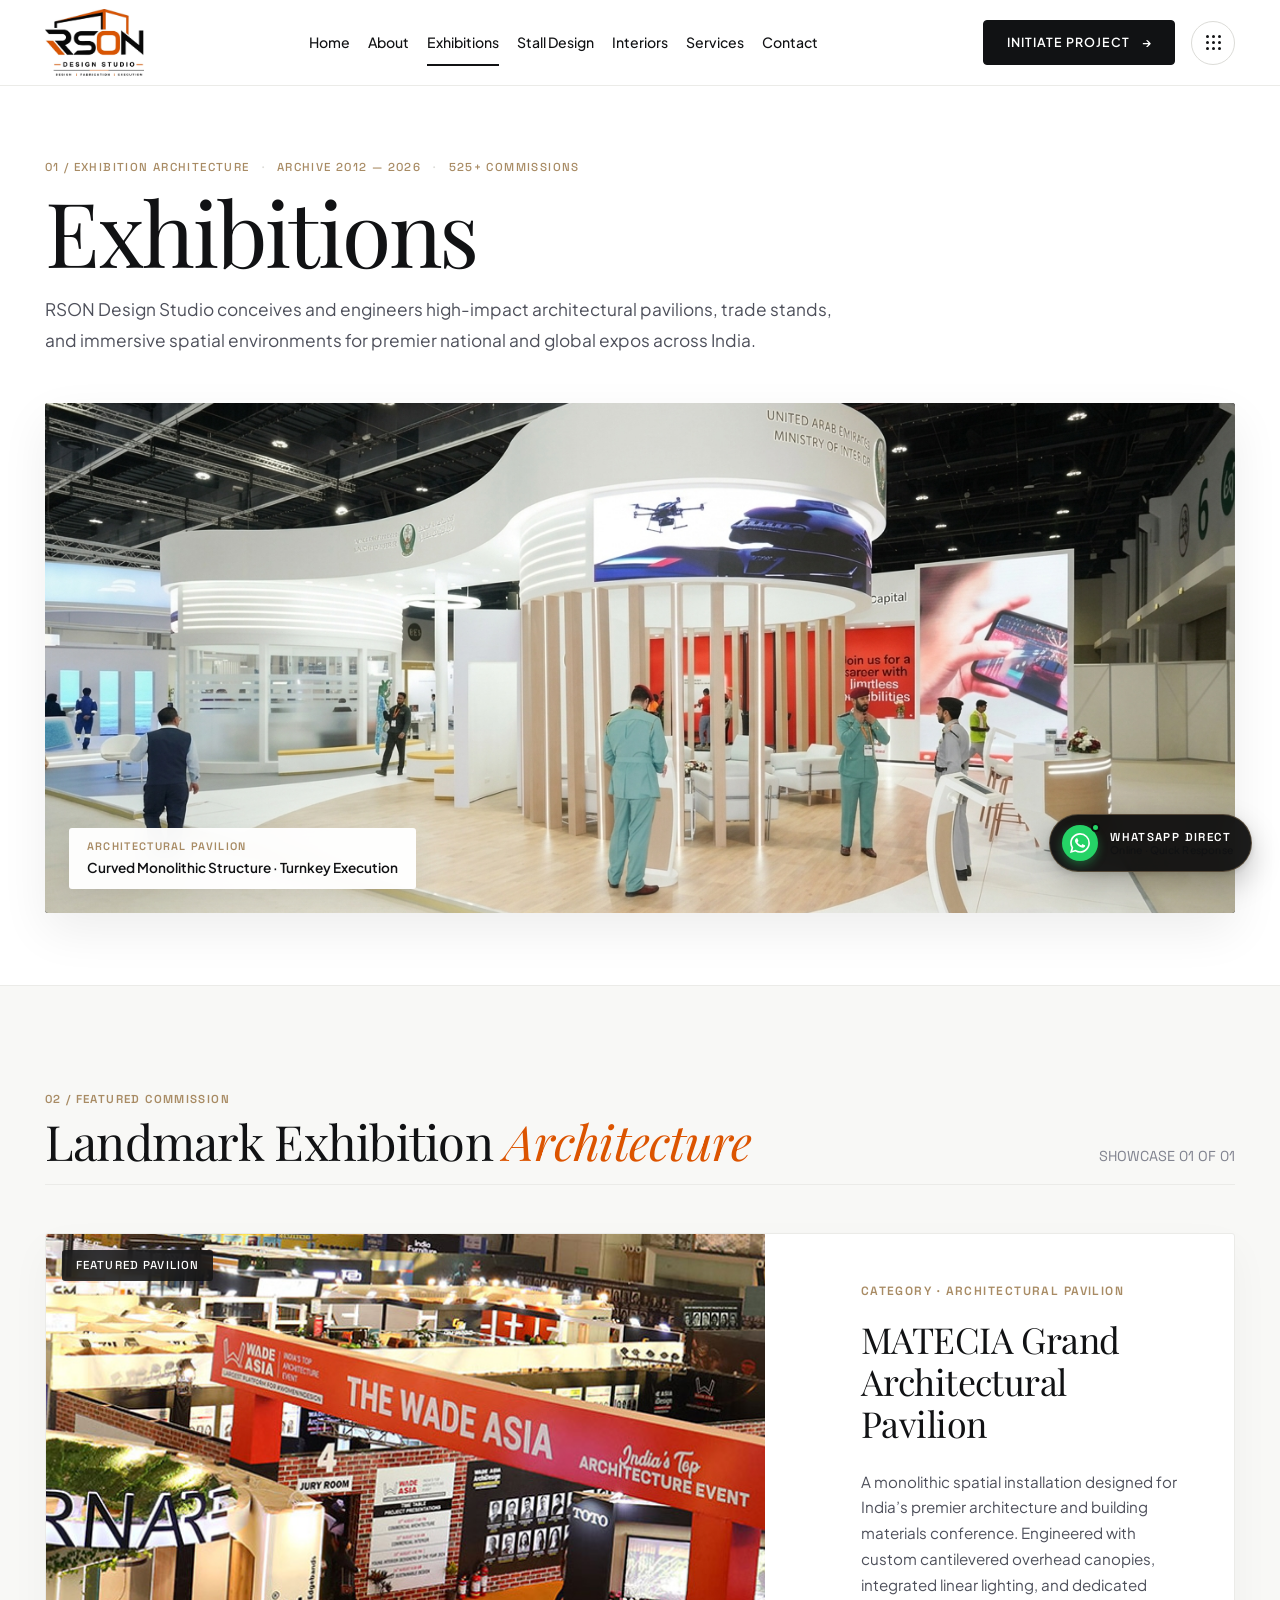
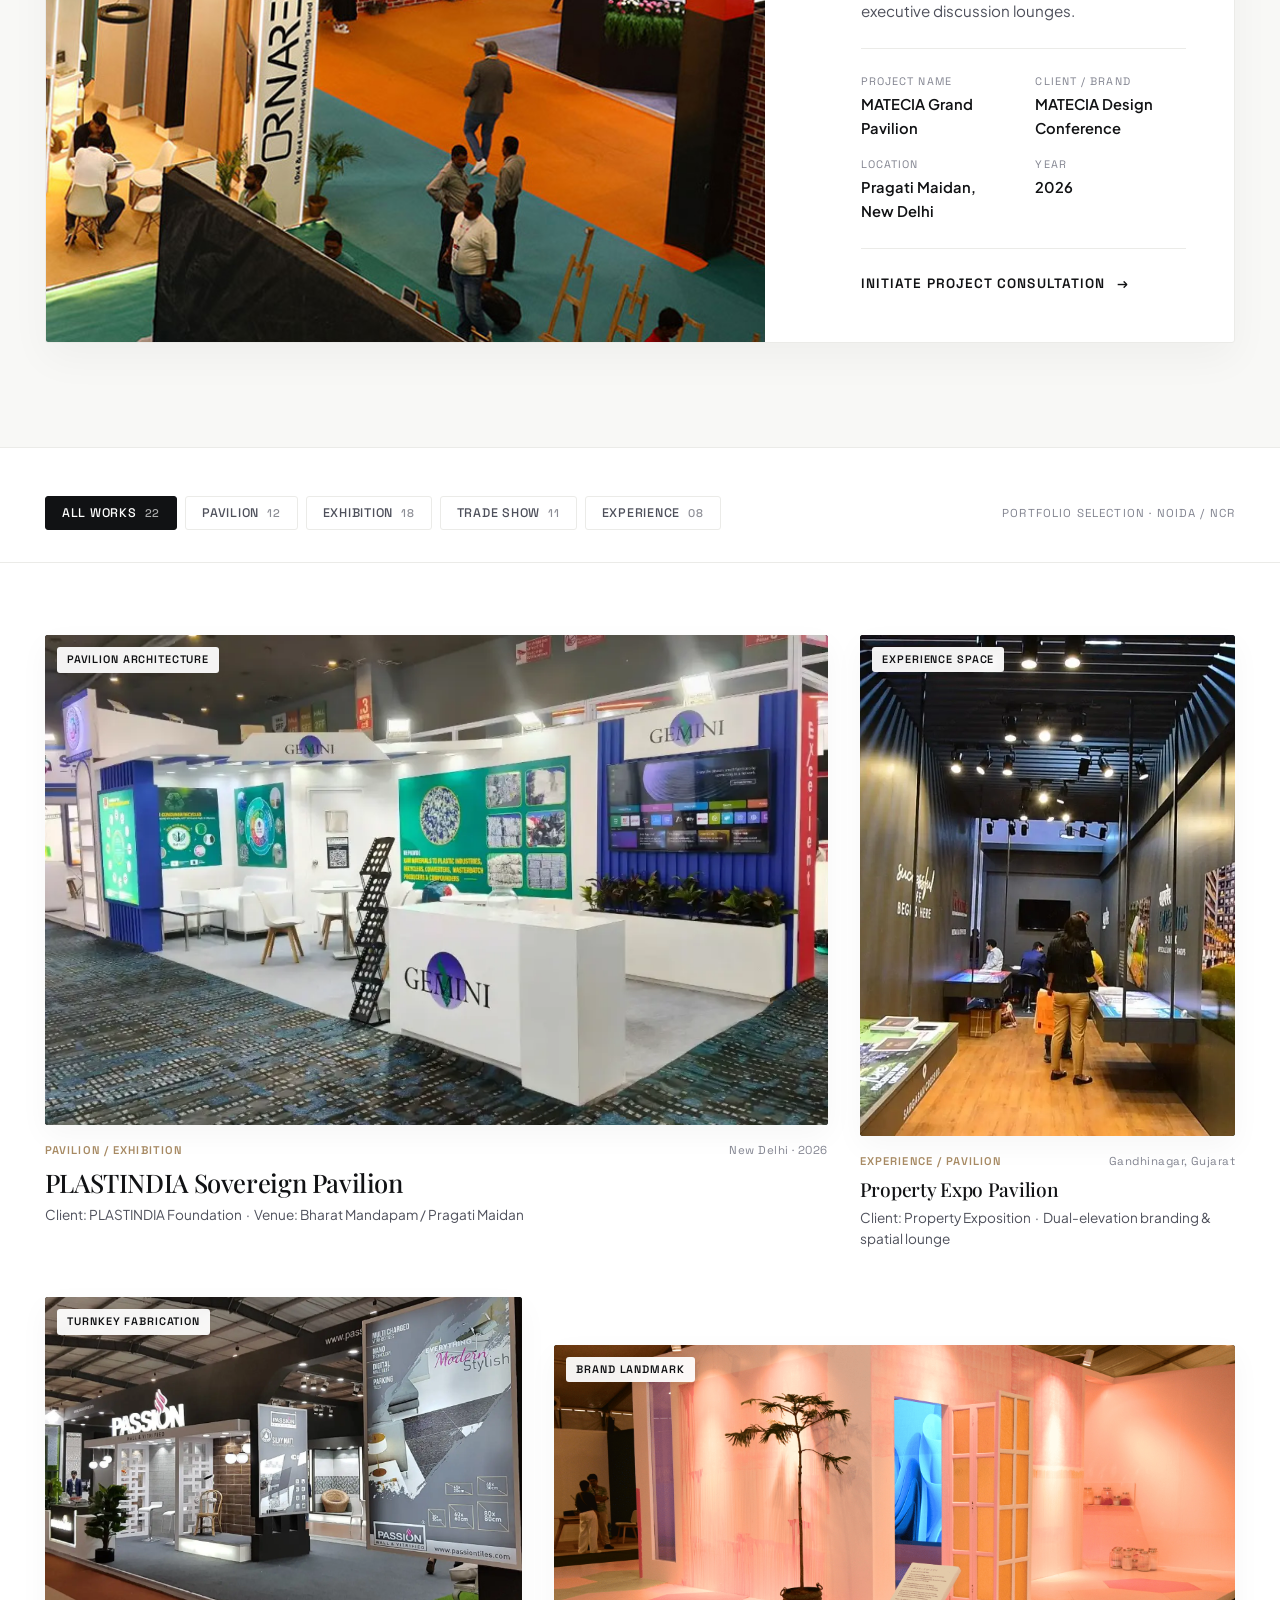
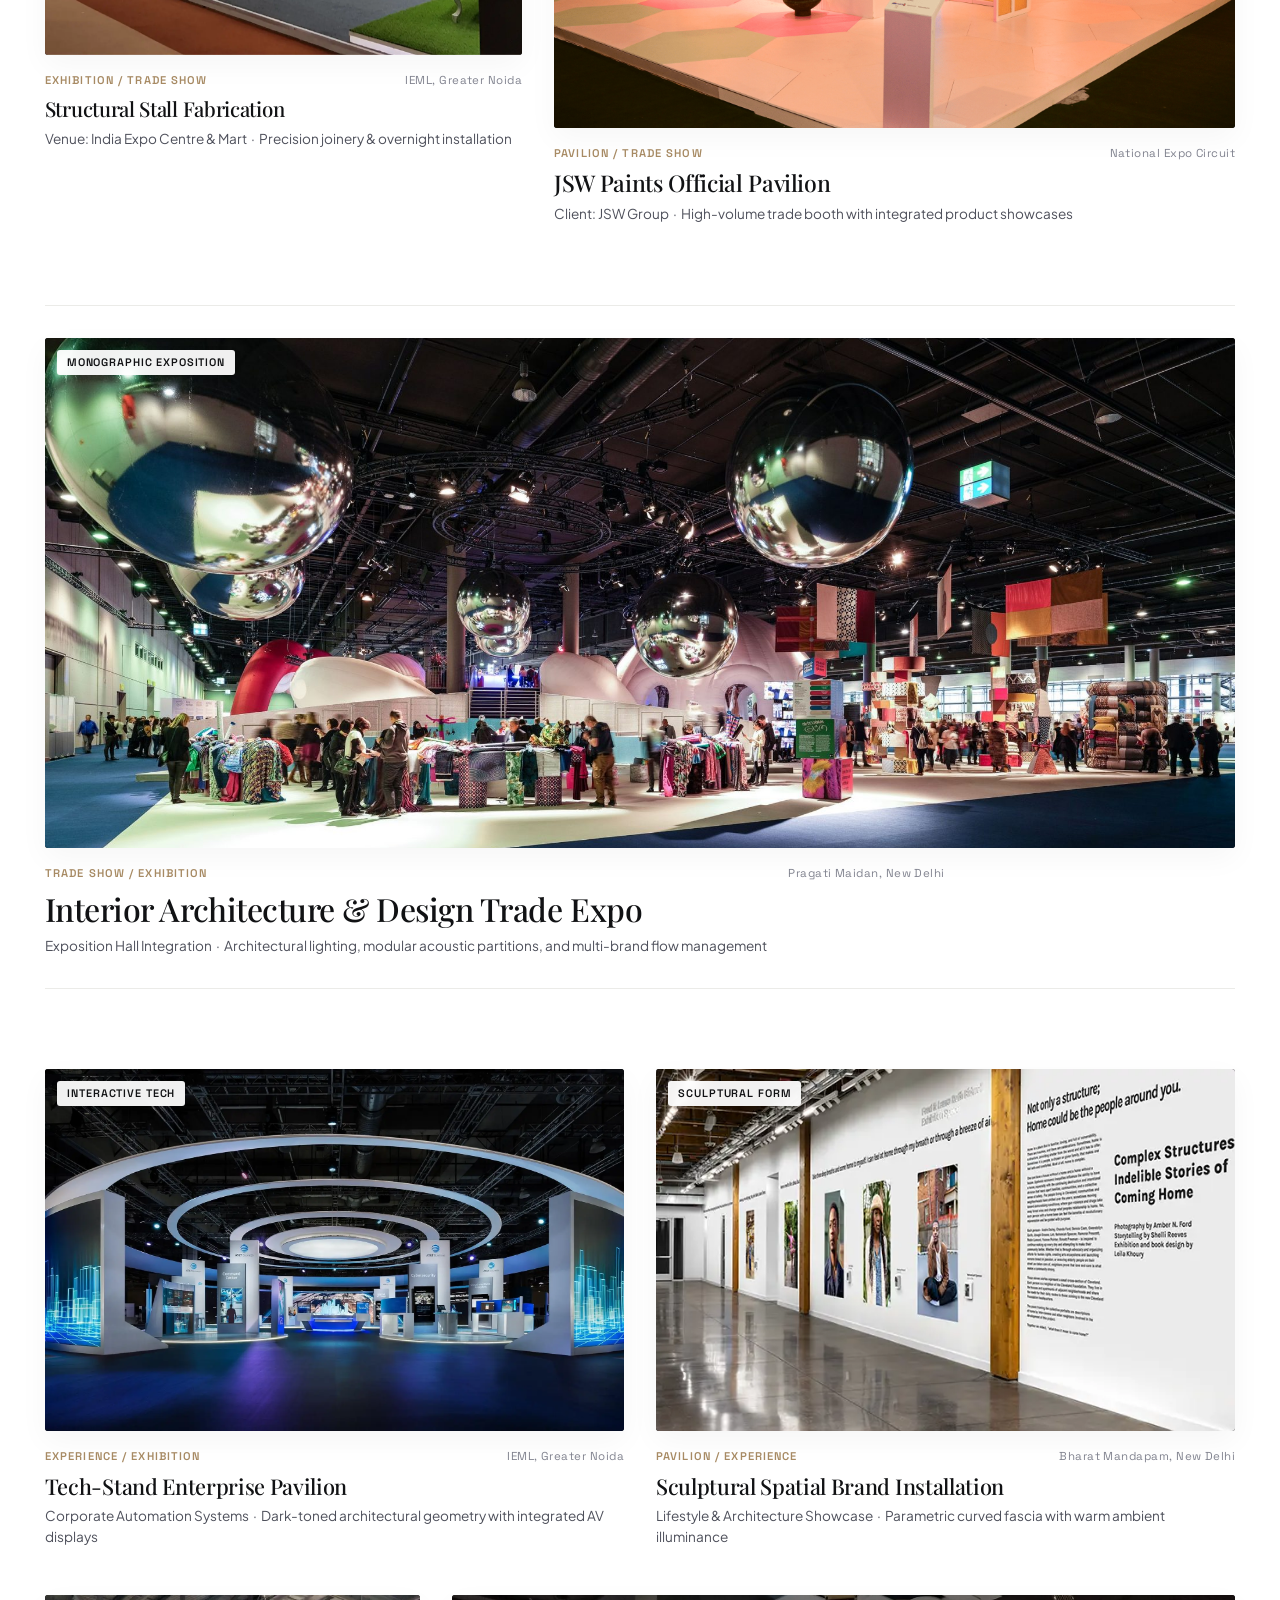
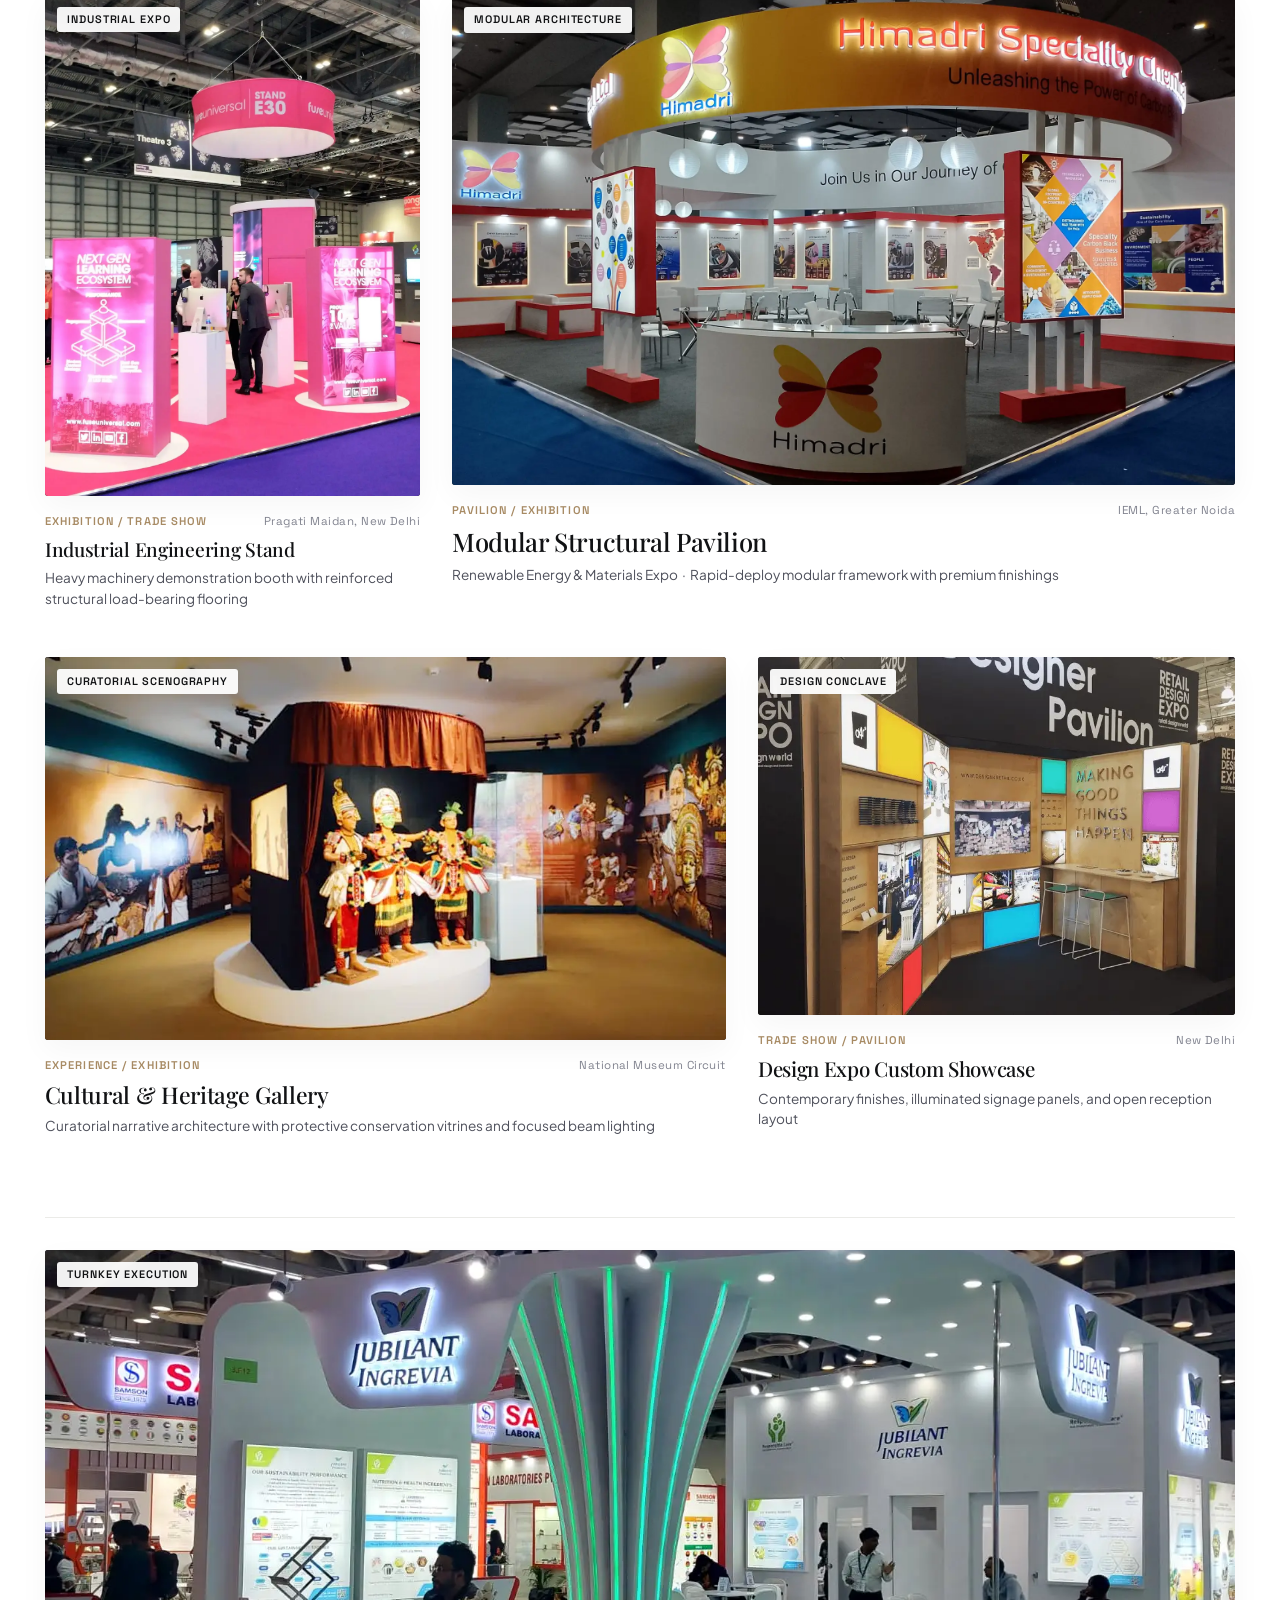
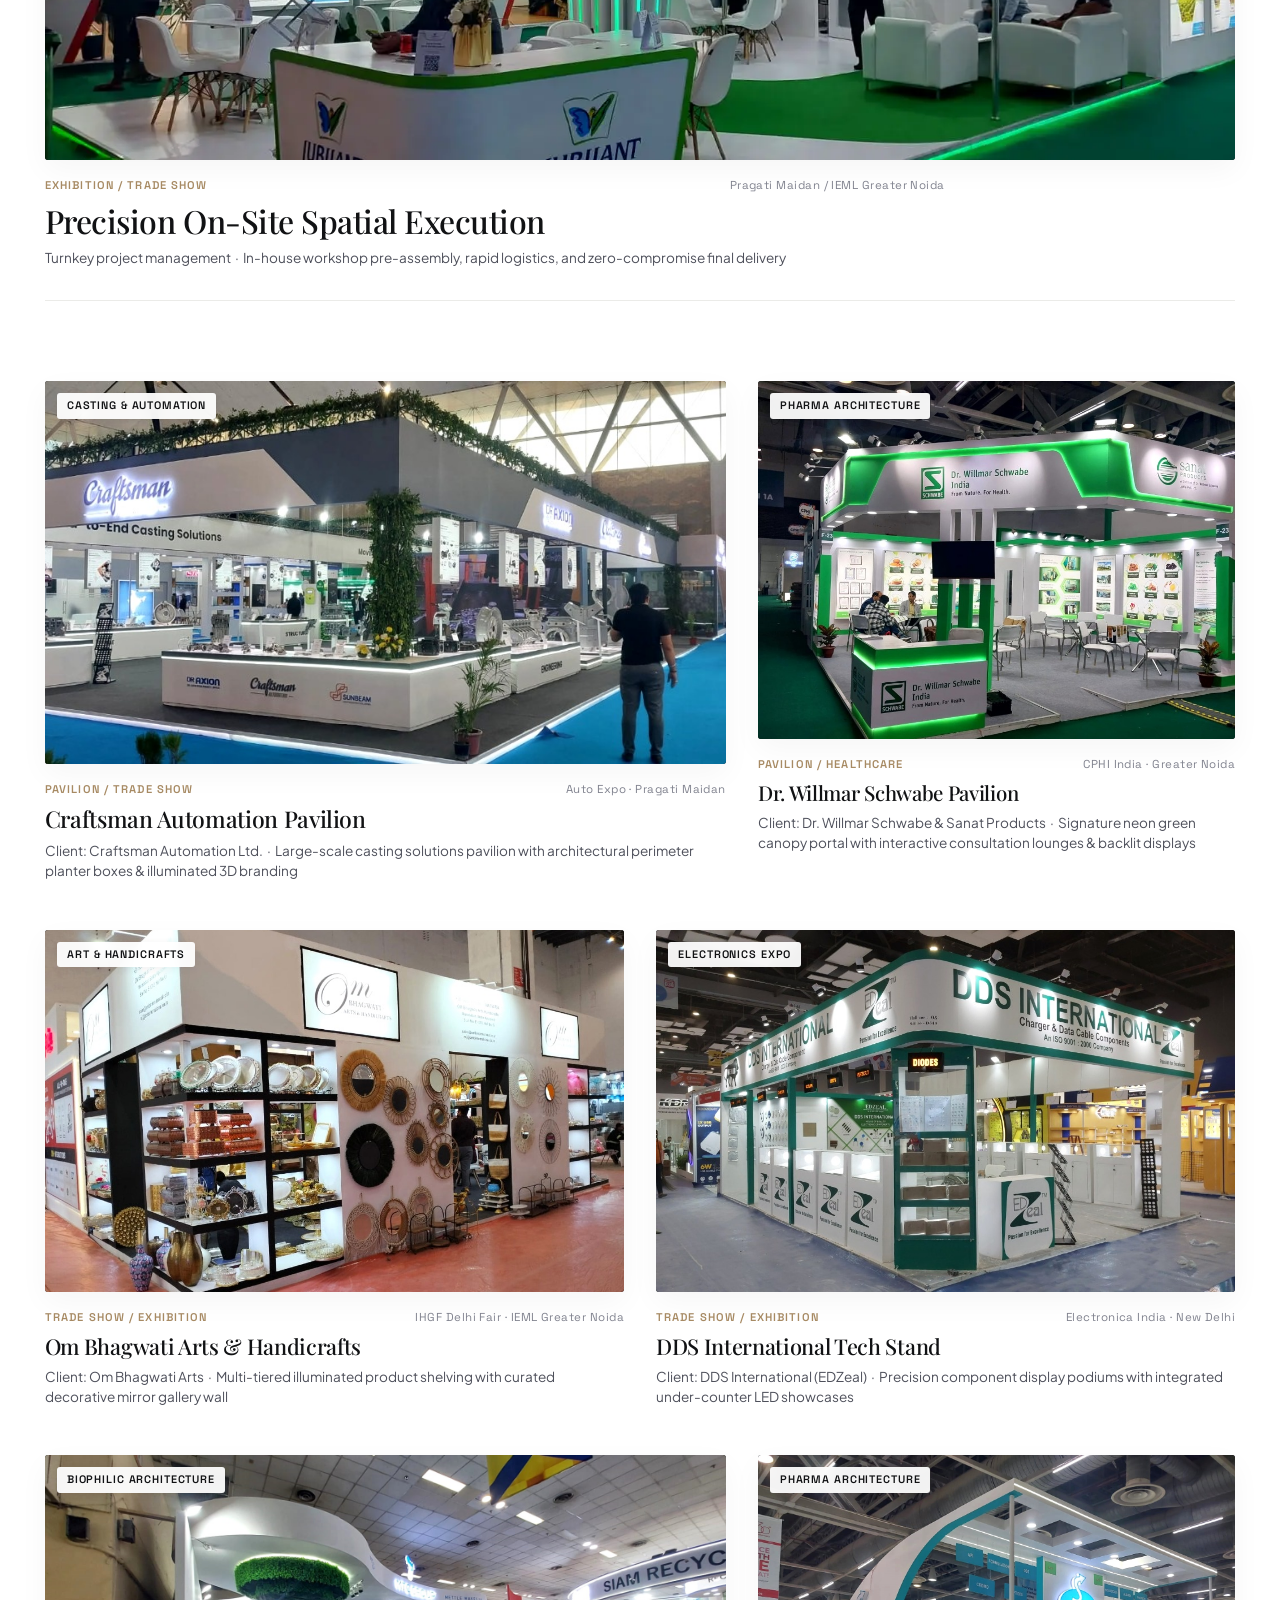
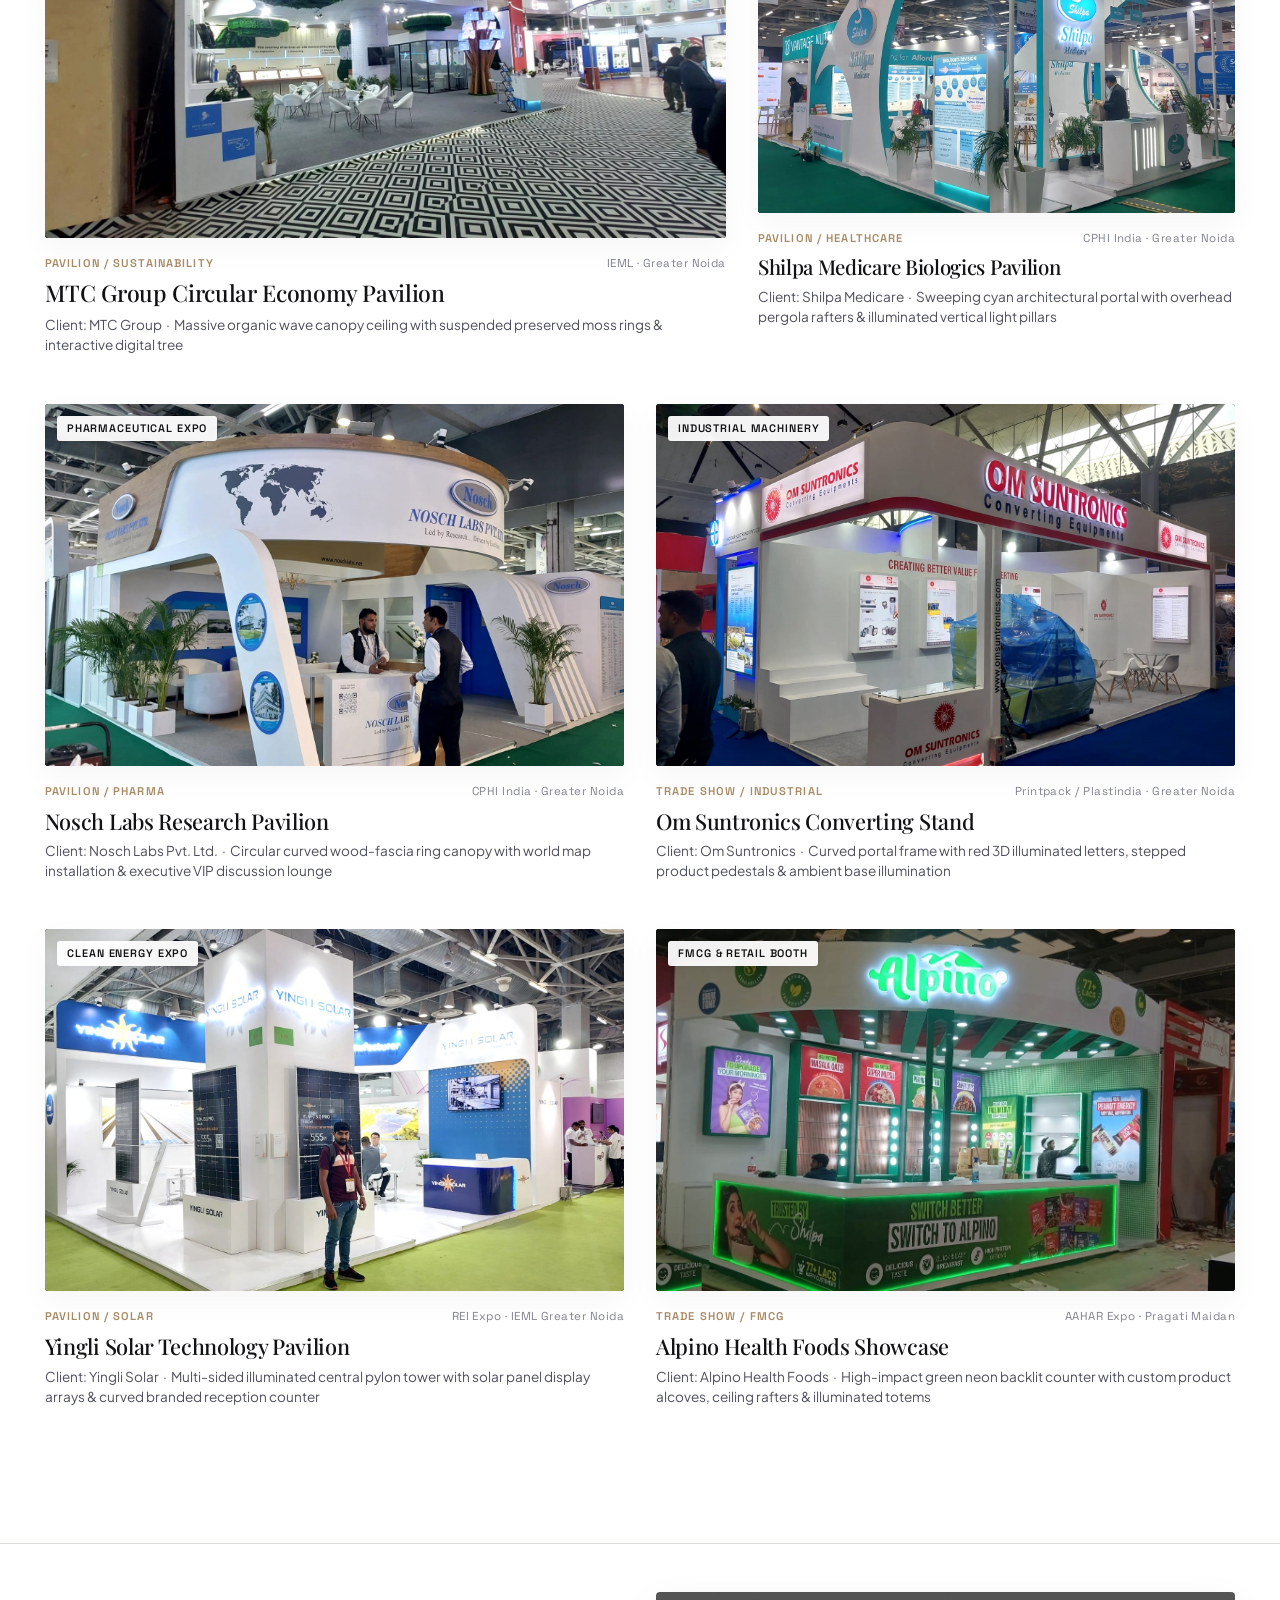
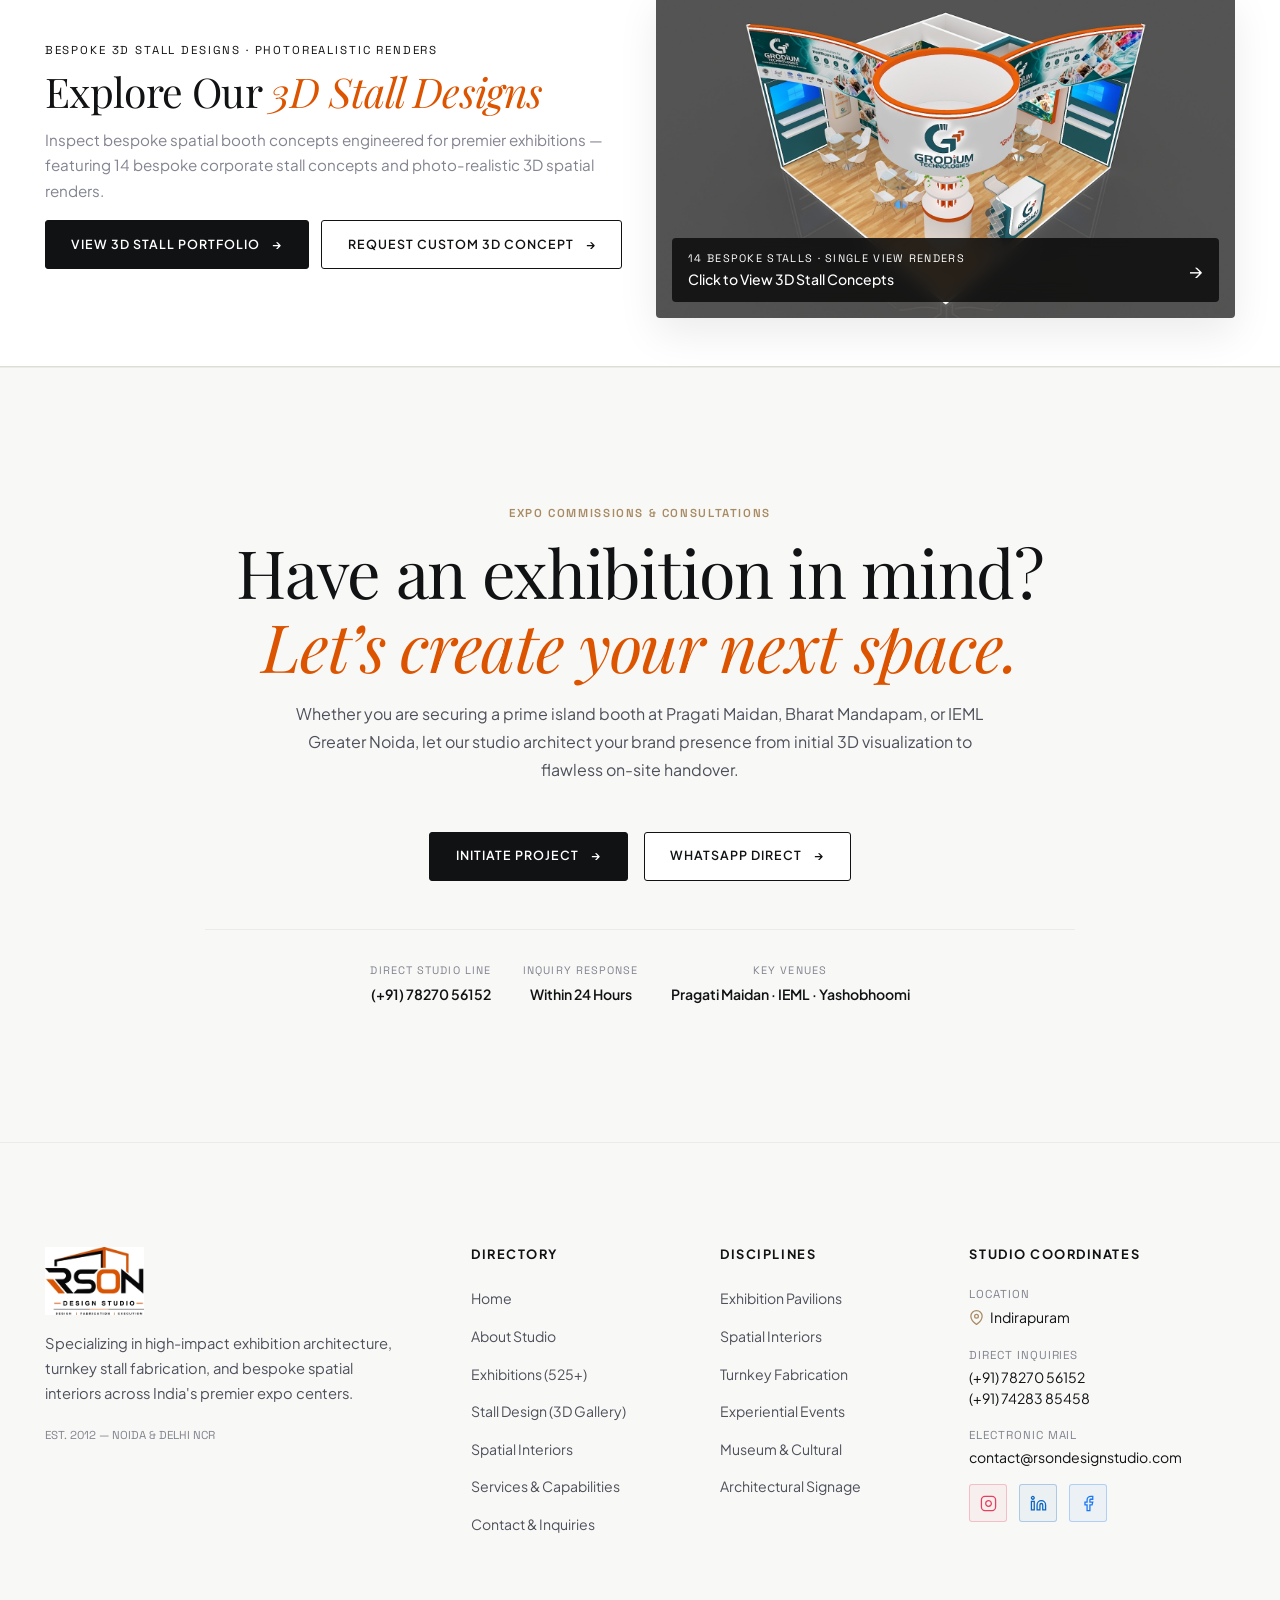
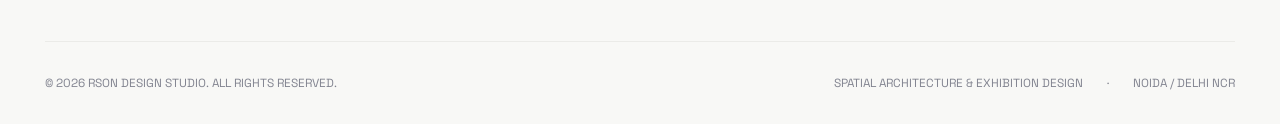
<file: exhibitions.html>
<!DOCTYPE html>
<html lang="en">
<head>
  <meta charset="UTF-8">
  <meta name="viewport" content="width=device-width, initial-scale=1.0">
  <title>Exhibition Pavilions & Trade Stands Portfolio — RSON Design Studio</title>
  <meta name="description" content="Explore RSON Design Studio's exhibition portfolio — 525+ bespoke architectural pavilions, trade stands, and immersive spatial environments across Bharat Mandapam Pragati Maidan, Yashobhoomi, IEML, and premier expo centers across India.">
  <meta name="keywords" content="exhibition design portfolio, stall fabrication Delhi NCR, architectural pavilions Pragati Maidan, trade show stands Yashobhoomi, exhibition booth designers India, IEML Greater Noida stall contractor">
  <meta name="author" content="RSON Design Studio">
  <meta name="robots" content="index, follow, max-image-preview:large, max-snippet:-1, max-video-preview:-1">
  <link rel="canonical" href="https://www.rsondesignstudio.com/exhibitions">

  <!-- Geo Local SEO Meta -->
  <meta name="geo.region" content="IN-UP">
  <meta name="geo.placename" content="Indirapuram, Ghaziabad, Noida, Delhi NCR">
  <meta name="geo.position" content="28.6360;77.3685">
  <meta name="ICBM" content="28.6360, 77.3685">

  <!-- OpenGraph Meta -->
  <meta property="og:locale" content="en_IN">
  <meta property="og:type" content="website">
  <meta property="og:site_name" content="RSON Design Studio">
  <meta property="og:title" content="Exhibition Pavilions & Trade Stands Portfolio — RSON Design Studio">
  <meta property="og:description" content="525+ turnkey exhibition pavilions, custom trade stands, and architectural brand installations engineered for India's leading convention centers.">
  <meta property="og:image" content="https://www.rsondesignstudio.com/assets/images/matecia-pavilion.jpg">
  <meta property="og:image:width" content="1200">
  <meta property="og:image:height" content="630">
  <meta property="og:image:alt" content="MATECIA Main Pavilion Exhibition Architecture by RSON Design Studio">
  <meta property="og:url" content="https://www.rsondesignstudio.com/exhibitions">

  <!-- Twitter Card Meta -->
  <meta name="twitter:card" content="summary_large_image">
  <meta name="twitter:title" content="Exhibition Pavilions & Trade Stands Portfolio — RSON Design Studio">
  <meta name="twitter:description" content="525+ turnkey exhibition pavilions, custom trade stands, and architectural brand installations engineered for India's leading convention centers.">
  <meta name="twitter:image" content="https://www.rsondesignstudio.com/assets/images/matecia-pavilion.jpg">

  <!-- Favicon & PWA Icons -->
  <link rel="icon" type="image/jpeg" href="assets/images/logo.jpeg">
  <link rel="apple-touch-icon" href="assets/images/logo-cropped.jpeg">
  <link rel="manifest" href="site.webmanifest">
  <meta name="theme-color" content="#111214">

  <!-- JSON-LD Structured Data: CollectionPage & BreadcrumbList -->
  <script type="application/ld+json">
  {
    "@context": "https://schema.org",
    "@graph": [
      {
        "@type": "CollectionPage",
        "@id": "https://www.rsondesignstudio.com/exhibitions#webpage",
        "url": "https://www.rsondesignstudio.com/exhibitions",
        "name": "Exhibitions & Pavilions Portfolio",
        "description": "Curated selection from 525+ executed pavilions, trade show environments, and commercial interiors delivered across India's premier convention centers.",
        "isPartOf": {
          "@type": "WebSite",
          "@id": "https://www.rsondesignstudio.com/#website",
          "url": "https://www.rsondesignstudio.com/",
          "name": "RSON Design Studio"
        },
        "about": {
          "@type": "Thing",
          "name": "Exhibition Architecture and Pavilions"
        }
      },
      {
        "@type": "BreadcrumbList",
        "@id": "https://www.rsondesignstudio.com/exhibitions#breadcrumb",
        "itemListElement": [
          {
            "@type": "ListItem",
            "position": 1,
            "name": "Home",
            "item": "https://www.rsondesignstudio.com/"
          },
          {
            "@type": "ListItem",
            "position": 2,
            "name": "Exhibitions",
            "item": "https://www.rsondesignstudio.com/exhibitions"
          }
        ]
      }
    ]
  }
  </script>

  <!-- Google Fonts: Playfair Display, Plus Jakarta Sans, Space Grotesk -->
  <link rel="preconnect" href="https://fonts.googleapis.com">
  <link rel="preconnect" href="https://fonts.gstatic.com" crossorigin>
  <link href="https://fonts.googleapis.com/css2?family=Playfair+Display:ital,wght@0,400;0,500;0,600;0,700;1,400;1,500;1,600&family=Plus+Jakarta+Sans:wght@300;400;500;600;700;800&family=Space+Grotesk:wght@400;500;600&display=swap" rel="stylesheet">

  <!-- Stylesheets -->
  <link rel="stylesheet" href="css/design-system.css">
  <link rel="stylesheet" href="css/layout.css">
  <link rel="stylesheet" href="css/exhibitions.css">
</head>
<body>

  <!-- =========================================================================
       01. PRIMARY SITE HEADER (SHARED ARCHITECTURAL NAVIGATION)
       ========================================================================= -->
  <header class="site-header">
    <div class="container header-container">
      <!-- Studio Brand Identity Lockup with Original Website Logo -->
      <a href="/" class="brand-lockup" aria-label="RSON Design Studio Homepage">
        <img src="assets/images/logo-cropped.jpeg" alt="RSON Design Studio Logo" class="header-logo-img">
      </a>

      <!-- Desktop Architectural Navigation (Exhibitions is Active) -->
      <nav class="desktop-nav" aria-label="Main Navigation">
        <a href="/" class="nav-link">Home</a>
        <a href="about" class="nav-link">About</a>
        <a href="exhibitions" class="nav-link active" aria-current="page">Exhibitions</a>
        <a href="stall-design" class="nav-link">Stall Design</a>
        <a href="interiors" class="nav-link">Interiors</a>
        <a href="services" class="nav-link">Services</a>
        <a href="contact" class="nav-link">Contact</a>
      </nav>

      <!-- Header Actions -->
      <div class="header-actions">
        <a href="contact" class="btn btn-black btn-initiate">
          <span>INITIATE PROJECT</span>
          <span aria-hidden="true">→</span>
        </a>
        <button class="btn-grid-menu" aria-label="Toggle Navigation & Coordinates Drawer" aria-expanded="false">
          <div class="grid-dots-icon" aria-hidden="true">
            <span></span><span></span><span></span>
            <span></span><span></span><span></span>
            <span></span><span></span><span></span>
          </div>
        </button>
      </div>
    </div>
  </header>

  <!-- =========================================================================
       02. MOBILE & COORDINATES DRAWER
       ========================================================================= -->
  <div class="mobile-drawer" aria-label="Mobile Navigation Overlay">
    <ul class="mobile-nav-list">
      <li class="mobile-nav-item">
        <span class="mobile-nav-num">01</span>
        <a href="/" class="mobile-nav-link">Home</a>
      </li>
      <li class="mobile-nav-item">
        <span class="mobile-nav-num">02</span>
        <a href="about" class="mobile-nav-link">About Studio</a>
      </li>
      <li class="mobile-nav-item">
        <span class="mobile-nav-num">03</span>
        <a href="exhibitions" class="mobile-nav-link active">Exhibitions</a>
      </li>
      <li class="mobile-nav-item">
        <span class="mobile-nav-num">04</span>
        <a href="stall-design" class="mobile-nav-link">Stall Design</a>
      </li>
      <li class="mobile-nav-item">
        <span class="mobile-nav-num">05</span>
        <a href="interiors" class="mobile-nav-link">Interiors</a>
      </li>
      <li class="mobile-nav-item">
        <span class="mobile-nav-num">06</span>
        <a href="services" class="mobile-nav-link">Services</a>
      </li>
      <li class="mobile-nav-item">
        <span class="mobile-nav-num">07</span>
        <a href="contact" class="mobile-nav-link">Contact</a>
      </li>
    </ul>

    <div class="mobile-drawer-footer">
      <div class="mobile-contact-row">
        <span class="mobile-contact-label">Studio Coordinates</span>
        <span class="mobile-contact-val">112/2, Abhay Khand 1st, Indirapuram, Ghaziabad UP 201014 / Noida NCR</span>
      </div>
      <div class="mobile-contact-row">
        <span class="mobile-contact-label">Direct Line</span>
        <span class="mobile-contact-val">(+91) 78270 56152 &nbsp;·&nbsp; (+91) 74283 85458</span>
      </div>
      <div style="margin-top: var(--space-sm);">
        <a href="https://wa.me/917827056152?text=Hello%20RSON%20Studio%2C%20I%20would%20like%20to%20discuss%20an%20exhibition%20pavilion%20project." target="_blank" rel="noopener noreferrer" class="btn btn-black" style="width: 100%;">
          Chat via WhatsApp Direct
        </a>
      </div>
    </div>
  </div>

  <main>
    <!-- =========================================================================
         03. HERO SECTION
         Large editorial heading, concise intro, large high-quality exhibition image
         ========================================================================= -->
    <section class="exhibitions-hero">
      <div class="container">
        <div class="exhibitions-hero-header fade-up">
          <div class="exhibitions-meta-kicker">
            <span>01 / EXHIBITION ARCHITECTURE</span>
            <span class="exhibitions-meta-divider">·</span>
            <span>ARCHIVE 2012 — 2026</span>
            <span class="exhibitions-meta-divider">·</span>
            <span>525+ COMMISSIONS</span>
          </div>
          <h1 class="exhibitions-hero-title">
            Exhibitions
          </h1>
          <p class="exhibitions-hero-intro">
            RSON Design Studio conceives and engineers high-impact architectural pavilions, trade stands, and immersive spatial environments for premier national and global expos across India.
          </p>
        </div>

        <!-- Large High-Quality Exhibition Visual -->
        <div class="exhibitions-hero-visual fade-up">
          <img src="assets/images/exhibition-hero-hq.jpg" alt="RSON Design Studio — Curved Architectural Exhibition Pavilion" width="1920" height="1080">
          <div class="exhibitions-hero-badge">
            <span class="exhibitions-badge-label">Architectural Pavilion</span>
            <span class="exhibitions-badge-val">Curved Monolithic Structure · Turnkey Execution</span>
          </div>
        </div>
      </div>
    </section>

    <!-- =========================================================================
         04. FEATURED PROJECT COMPOSITION
         One large featured project composition with project image as primary visual
         Shows: Project name, Client/brand, Location, Year, Category
         ========================================================================= -->
    <section class="featured-project-section">
      <div class="container featured-project-container">
        <div class="featured-section-kicker fade-up">
          <div class="featured-title-wrap">
            <span class="featured-subtitle">02 / FEATURED COMMISSION</span>
            <h2 class="featured-main-heading">Landmark Exhibition <em>Architecture</em></h2>
          </div>
          <div class="featured-index-num">
            <span>SHOWCASE 01 OF 01</span>
          </div>
        </div>

        <!-- Large Featured Composition Block (Clickable Card) -->
        <a href="contact?project=matecia" class="featured-composition fade-up" aria-label="View MATECIA Grand Architectural Pavilion project details">
          <div class="featured-visual-pane">
            <img src="assets/images/matecia-pavilion.jpg" alt="MATECIA Grand Architectural Pavilion at Pragati Maidan New Delhi" loading="lazy">
            <span class="featured-floating-tag">FEATURED PAVILION</span>
          </div>

          <div class="featured-info-pane">
            <div class="featured-meta-top">
              <span class="featured-category-badge">Category · Architectural Pavilion</span>
              <h3 class="featured-project-name">MATECIA Grand Architectural Pavilion</h3>
              <p class="featured-description">
                A monolithic spatial installation designed for India’s premier architecture and building materials conference. Engineered with custom cantilevered overhead canopies, integrated linear lighting, and dedicated executive discussion lounges.
              </p>
            </div>

            <!-- Client & Project Specifications -->
            <div class="featured-specs-grid">
              <div class="spec-item">
                <span class="spec-label">Project Name</span>
                <span class="spec-value">MATECIA Grand Pavilion</span>
              </div>
              <div class="spec-item">
                <span class="spec-label">Client / Brand</span>
                <span class="spec-value">MATECIA Design Conference</span>
              </div>
              <div class="spec-item">
                <span class="spec-label">Location</span>
                <span class="spec-value">Pragati Maidan, New Delhi</span>
              </div>
              <div class="spec-item">
                <span class="spec-label">Year</span>
                <span class="spec-value">2026</span>
              </div>
            </div>

            <div class="featured-action-link">
              <span>Initiate Project Consultation</span>
              <span class="featured-action-arrow" aria-hidden="true">→</span>
            </div>
          </div>
        </a>
      </div>
    </section>

    <!-- =========================================================================
         05. MINIMAL CATEGORY FILTER BAR
         All / Exhibition / Pavilion / Trade Show / Experience
         ========================================================================= -->
    <section class="filter-bar-section" aria-label="Exhibition Project Categories">
      <div class="container filter-bar-container">
        <div class="filter-pills-list" role="tablist">
          <button class="filter-pill active" data-filter="all" role="tab" aria-selected="true">
            <span>All Works</span>
            <span class="filter-pill-count">22</span>
          </button>
          <button class="filter-pill" data-filter="pavilion" role="tab" aria-selected="false">
            <span>Pavilion</span>
            <span class="filter-pill-count">12</span>
          </button>
          <button class="filter-pill" data-filter="exhibition" role="tab" aria-selected="false">
            <span>Exhibition</span>
            <span class="filter-pill-count">18</span>
          </button>
          <button class="filter-pill" data-filter="trade-show" role="tab" aria-selected="false">
            <span>Trade Show</span>
            <span class="filter-pill-count">11</span>
          </button>
          <button class="filter-pill" data-filter="experience" role="tab" aria-selected="false">
            <span>Experience</span>
            <span class="filter-pill-count">08</span>
          </button>
        </div>

        <div class="filter-bar-summary">
          <span>PORTFOLIO SELECTION · NOIDA / NCR</span>
        </div>
      </div>
    </section>

    <!-- =========================================================================
         06. PROJECT COLLECTION (EDITORIAL / MASONRY-INSPIRED ASYMMETRIC GRID)
         NOT a generic 3-column card grid.
         Varied image sizes, intentional whitespace, strong typography, large photography.
         Clickable cards ready for individual detail pages.
         ========================================================================= -->
    <section class="exhibitions-gallery-section">
      <div class="container">
        <div class="editorial-gallery-grid">

          <!-- PROJECT 01: PLASTINDIA Sovereign Pavilion (Wide Landscape Feature, Span 8) -->
          <a href="contact?project=plastindia" class="exhibit-card span-col-8 fade-up" data-category="pavilion exhibition" aria-label="PLASTINDIA Sovereign Pavilion project">
            <div class="exhibit-image-wrap">
              <img src="assets/images/plastindia-delhi.webp" alt="PLASTINDIA Sovereign Pavilion at Bharat Mandapam New Delhi" loading="lazy">
              <div class="exhibit-hover-overlay"></div>
              <span class="exhibit-card-badge">Pavilion Architecture</span>
            </div>
            <div class="exhibit-meta-wrap">
              <div class="exhibit-meta-top">
                <span class="exhibit-category-tag">Pavilion / Exhibition</span>
                <span class="exhibit-year-location">New Delhi · 2026</span>
              </div>
              <h3 class="exhibit-title">
                PLASTINDIA Sovereign Pavilion
                <span class="exhibit-arrow-indicator" aria-hidden="true">→</span>
              </h3>
              <p class="exhibit-client-sub">
                Client: PLASTINDIA Foundation &nbsp;·&nbsp; Venue: Bharat Mandapam / Pragati Maidan
              </p>
            </div>
          </a>

          <!-- PROJECT 02: Property Expo Experience Pavilion (Tall Architectural Frame, Span 4) -->
          <a href="contact?project=property-expo" class="exhibit-card span-col-4 fade-up" data-category="pavilion experience" aria-label="Property Expo Experience Pavilion project">
            <div class="exhibit-image-wrap">
              <img src="assets/images/property-expo.webp" alt="Property Expo Experience Pavilion in Gandhinagar Gujarat" loading="lazy">
              <div class="exhibit-hover-overlay"></div>
              <span class="exhibit-card-badge">Experience Space</span>
            </div>
            <div class="exhibit-meta-wrap">
              <div class="exhibit-meta-top">
                <span class="exhibit-category-tag">Experience / Pavilion</span>
                <span class="exhibit-year-location">Gandhinagar, Gujarat</span>
              </div>
              <h3 class="exhibit-title">
                Property Expo Pavilion
                <span class="exhibit-arrow-indicator" aria-hidden="true">→</span>
              </h3>
              <p class="exhibit-client-sub">
                Client: Property Exposition &nbsp;·&nbsp; Dual-elevation branding &amp; spatial lounge
              </p>
            </div>
          </a>

          <!-- PROJECT 03: Turnkey Structural Stall Fabrication (Medium Asymmetric Frame, Span 5) -->
          <a href="contact?project=stall-fabrication" class="exhibit-card span-col-5 fade-up" data-category="exhibition trade-show" aria-label="Custom Structural Stall Fabrication project">
            <div class="exhibit-image-wrap">
              <img src="assets/images/stall-fabrication.webp" alt="Custom Structural Stall Fabrication at India Expo Centre Greater Noida" loading="lazy">
              <div class="exhibit-hover-overlay"></div>
              <span class="exhibit-card-badge">Turnkey Fabrication</span>
            </div>
            <div class="exhibit-meta-wrap">
              <div class="exhibit-meta-top">
                <span class="exhibit-category-tag">Exhibition / Trade Show</span>
                <span class="exhibit-year-location">IEML, Greater Noida</span>
              </div>
              <h3 class="exhibit-title">
                Structural Stall Fabrication
                <span class="exhibit-arrow-indicator" aria-hidden="true">→</span>
              </h3>
              <p class="exhibit-client-sub">
                Venue: India Expo Centre &amp; Mart &nbsp;·&nbsp; Precision joinery &amp; overnight installation
              </p>
            </div>
          </a>

          <!-- PROJECT 04: JSW Paints Brand Pavilion (Asymmetric Spanning Frame, Span 7) -->
          <a href="contact?project=jsw-paints" class="exhibit-card span-col-7 offset-top-md fade-up" data-category="pavilion trade-show" aria-label="JSW Paints Brand Pavilion project">
            <div class="exhibit-image-wrap">
              <img src="assets/images/jswp.png" alt="JSW Paints Official Exhibition Pavilion" loading="lazy">
              <div class="exhibit-hover-overlay"></div>
              <span class="exhibit-card-badge">Brand Landmark</span>
            </div>
            <div class="exhibit-meta-wrap">
              <div class="exhibit-meta-top">
                <span class="exhibit-category-tag">Pavilion / Trade Show</span>
                <span class="exhibit-year-location">National Expo Circuit</span>
              </div>
              <h3 class="exhibit-title">
                JSW Paints Official Pavilion
                <span class="exhibit-arrow-indicator" aria-hidden="true">→</span>
              </h3>
              <p class="exhibit-client-sub">
                Client: JSW Group &nbsp;·&nbsp; High-volume trade booth with integrated product showcases
              </p>
            </div>
          </a>

          <!-- PROJECT 05: Interior Architecture & Design Trade Show (Full Panoramic Statement, Span 12) -->
          <a href="contact?project=trade-shows" class="exhibit-card span-col-12 fade-up" data-category="trade-show exhibition" aria-label="Interior Architecture and Design Trade Expo project">
            <div class="exhibit-image-wrap">
              <img src="assets/images/trade-shows.jpg" alt="Interior Architecture and Design Trade Expo Pavilion at Pragati Maidan" loading="lazy">
              <div class="exhibit-hover-overlay"></div>
              <span class="exhibit-card-badge">Monographic Exposition</span>
            </div>
            <div class="exhibit-meta-wrap">
              <div class="exhibit-meta-top">
                <span class="exhibit-category-tag">Trade Show / Exhibition</span>
                <span class="exhibit-year-location">Pragati Maidan, New Delhi</span>
              </div>
              <h3 class="exhibit-title">
                Interior Architecture &amp; Design Trade Expo
                <span class="exhibit-arrow-indicator" aria-hidden="true">→</span>
              </h3>
              <p class="exhibit-client-sub">
                Exposition Hall Integration &nbsp;·&nbsp; Architectural lighting, modular acoustic partitions, and multi-brand flow management
              </p>
            </div>
          </a>

          <!-- PROJECT 06: High-Tech Interactive Corporate Stand (Balanced Pair, Span 6) -->
          <a href="contact?project=tech-stand" class="exhibit-card span-col-6 fade-up" data-category="experience exhibition" aria-label="Tech-Stand Enterprise Pavilion project">
            <div class="exhibit-image-wrap">
              <img src="assets/images/tech-stand.webp" alt="High-Tech Interactive Corporate Stand with AV Integration" loading="lazy">
              <div class="exhibit-hover-overlay"></div>
              <span class="exhibit-card-badge">Interactive Tech</span>
            </div>
            <div class="exhibit-meta-wrap">
              <div class="exhibit-meta-top">
                <span class="exhibit-category-tag">Experience / Exhibition</span>
                <span class="exhibit-year-location">IEML, Greater Noida</span>
              </div>
              <h3 class="exhibit-title">
                Tech-Stand Enterprise Pavilion
                <span class="exhibit-arrow-indicator" aria-hidden="true">→</span>
              </h3>
              <p class="exhibit-client-sub">
                Corporate Automation Systems &nbsp;·&nbsp; Dark-toned architectural geometry with integrated AV displays
              </p>
            </div>
          </a>

          <!-- PROJECT 07: Sculptural Spatial Brand Installation (Balanced Pair, Span 6) -->
          <a href="contact?project=sculptural-installation" class="exhibit-card span-col-6 fade-up" data-category="pavilion experience" aria-label="Sculptural Spatial Brand Installation project">
            <div class="exhibit-image-wrap">
              <img src="assets/images/exhibit-6.webp" alt="Sculptural Spatial Brand Installation with curved canopy" loading="lazy">
              <div class="exhibit-hover-overlay"></div>
              <span class="exhibit-card-badge">Sculptural Form</span>
            </div>
            <div class="exhibit-meta-wrap">
              <div class="exhibit-meta-top">
                <span class="exhibit-category-tag">Pavilion / Experience</span>
                <span class="exhibit-year-location">Bharat Mandapam, New Delhi</span>
              </div>
              <h3 class="exhibit-title">
                Sculptural Spatial Brand Installation
                <span class="exhibit-arrow-indicator" aria-hidden="true">→</span>
              </h3>
              <p class="exhibit-client-sub">
                Lifestyle &amp; Architecture Showcase &nbsp;·&nbsp; Parametric curved fascia with warm ambient illuminance
              </p>
            </div>
          </a>

          <!-- PROJECT 08: Industrial Engineering Exhibit Stand (Square Detail Frame, Span 4) -->
          <a href="contact?project=industrial-stand" class="exhibit-card span-col-4 fade-up" data-category="exhibition trade-show" aria-label="Industrial Engineering Exhibit Stand project">
            <div class="exhibit-image-wrap">
              <img src="assets/images/exhibit-site-1.webp" alt="Industrial Engineering Exhibit Stand at Pragati Maidan" loading="lazy">
              <div class="exhibit-hover-overlay"></div>
              <span class="exhibit-card-badge">Industrial Expo</span>
            </div>
            <div class="exhibit-meta-wrap">
              <div class="exhibit-meta-top">
                <span class="exhibit-category-tag">Exhibition / Trade Show</span>
                <span class="exhibit-year-location">Pragati Maidan, New Delhi</span>
              </div>
              <h3 class="exhibit-title">
                Industrial Engineering Stand
                <span class="exhibit-arrow-indicator" aria-hidden="true">→</span>
              </h3>
              <p class="exhibit-client-sub">
                Heavy machinery demonstration booth with reinforced structural load-bearing flooring
              </p>
            </div>
          </a>

          <!-- PROJECT 09: Modular Pavilion Installation (Spacious Wide Frame, Span 8) -->
          <a href="contact?project=modular-pavilion" class="exhibit-card span-col-8 fade-up" data-category="pavilion exhibition" aria-label="Modular Structural Pavilion Installation project">
            <div class="exhibit-image-wrap">
              <img src="assets/images/exhibit-site-2.webp" alt="Modular Structural Pavilion Installation at India Expo Centre" loading="lazy">
              <div class="exhibit-hover-overlay"></div>
              <span class="exhibit-card-badge">Modular Architecture</span>
            </div>
            <div class="exhibit-meta-wrap">
              <div class="exhibit-meta-top">
                <span class="exhibit-category-tag">Pavilion / Exhibition</span>
                <span class="exhibit-year-location">IEML, Greater Noida</span>
              </div>
              <h3 class="exhibit-title">
                Modular Structural Pavilion
                <span class="exhibit-arrow-indicator" aria-hidden="true">→</span>
              </h3>
              <p class="exhibit-client-sub">
                Renewable Energy &amp; Materials Expo &nbsp;·&nbsp; Rapid-deploy modular framework with premium finishings
              </p>
            </div>
          </a>

          <!-- PROJECT 10: Cultural & Heritage Exhibition Pavilion (Atmospheric Frame, Span 7) -->
          <a href="contact?project=museum-pavilion" class="exhibit-card span-col-7 fade-up" data-category="experience exhibition" aria-label="Cultural and Heritage Exhibition Pavilion project">
            <div class="exhibit-image-wrap">
              <img src="assets/images/museum-design.webp" alt="Cultural and Heritage Exhibition Pavilion with curatorial lighting" loading="lazy">
              <div class="exhibit-hover-overlay"></div>
              <span class="exhibit-card-badge">Curatorial Scenography</span>
            </div>
            <div class="exhibit-meta-wrap">
              <div class="exhibit-meta-top">
                <span class="exhibit-category-tag">Experience / Exhibition</span>
                <span class="exhibit-year-location">National Museum Circuit</span>
              </div>
              <h3 class="exhibit-title">
                Cultural &amp; Heritage Gallery
                <span class="exhibit-arrow-indicator" aria-hidden="true">→</span>
              </h3>
              <p class="exhibit-client-sub">
                Curatorial narrative architecture with protective conservation vitrines and focused beam lighting
              </p>
            </div>
          </a>

          <!-- PROJECT 11: Design Expo Custom Showcase (Compact Asymmetric Accent, Span 5) -->
          <a href="contact?project=design-expo" class="exhibit-card span-col-5 fade-up" data-category="trade-show pavilion" aria-label="Design Expo Custom Showcase project">
            <div class="exhibit-image-wrap">
              <img src="assets/images/design-expo.webp" alt="Design Expo Custom Showcase Stand" loading="lazy">
              <div class="exhibit-hover-overlay"></div>
              <span class="exhibit-card-badge">Design Conclave</span>
            </div>
            <div class="exhibit-meta-wrap">
              <div class="exhibit-meta-top">
                <span class="exhibit-category-tag">Trade Show / Pavilion</span>
                <span class="exhibit-year-location">New Delhi</span>
              </div>
              <h3 class="exhibit-title">
                Design Expo Custom Showcase
                <span class="exhibit-arrow-indicator" aria-hidden="true">→</span>
              </h3>
              <p class="exhibit-client-sub">
                Contemporary finishes, illuminated signage panels, and open reception layout
              </p>
            </div>
          </a>

          <!-- PROJECT 12: Precision On-Site Spatial Execution (Finishing Landmark Statement, Span 12) -->
          <a href="contact?project=precision-execution" class="exhibit-card span-col-12 fade-up" data-category="exhibition trade-show" aria-label="Precision On-Site Spatial Execution project">
            <div class="exhibit-image-wrap">
              <img src="assets/images/exhibit-site-3.webp" alt="Precision On-Site Spatial Execution by RSON Design Studio" loading="lazy">
              <div class="exhibit-hover-overlay"></div>
              <span class="exhibit-card-badge">Turnkey Execution</span>
            </div>
            <div class="exhibit-meta-wrap">
              <div class="exhibit-meta-top">
                <span class="exhibit-category-tag">Exhibition / Trade Show</span>
                <span class="exhibit-year-location">Pragati Maidan / IEML Greater Noida</span>
              </div>
              <h3 class="exhibit-title">
                Precision On-Site Spatial Execution
                <span class="exhibit-arrow-indicator" aria-hidden="true">→</span>
              </h3>
              <p class="exhibit-client-sub">
                Turnkey project management &nbsp;·&nbsp; In-house workshop pre-assembly, rapid logistics, and zero-compromise final delivery
              </p>
            </div>
          </a>

          <!-- PROJECT 13: Craftsman Automation Casting Solutions (Generous Wide Feature, Span 7) -->
          <a href="contact?project=craftsman-automation" class="exhibit-card span-col-7 fade-up" data-category="pavilion exhibition trade-show" aria-label="Craftsman Automation Casting Solutions Pavilion">
            <div class="exhibit-image-wrap">
              <img src="assets/images/craftsman-automation.jpg" alt="Craftsman Automation End-to-End Casting Solutions Expo Pavilion" loading="lazy">
              <div class="exhibit-hover-overlay"></div>
              <span class="exhibit-card-badge">Casting &amp; Automation</span>
            </div>
            <div class="exhibit-meta-wrap">
              <div class="exhibit-meta-top">
                <span class="exhibit-category-tag">Pavilion / Trade Show</span>
                <span class="exhibit-year-location">Auto Expo · Pragati Maidan</span>
              </div>
              <h3 class="exhibit-title">
                Craftsman Automation Pavilion
                <span class="exhibit-arrow-indicator" aria-hidden="true">→</span>
              </h3>
              <p class="exhibit-client-sub">
                Client: Craftsman Automation Ltd. &nbsp;·&nbsp; Large-scale casting solutions pavilion with architectural perimeter planter boxes &amp; illuminated 3D branding
              </p>
            </div>
          </a>

          <!-- PROJECT 14: Dr. Willmar Schwabe India & Sanat Products (Clean Architectural Stand, Span 5) -->
          <a href="contact?project=schwabe-india" class="exhibit-card span-col-5 fade-up" data-category="pavilion exhibition experience" aria-label="Dr. Willmar Schwabe India Exhibition Pavilion">
            <div class="exhibit-image-wrap">
              <img src="assets/images/schwabe-sanat-pavilion.jpg" alt="Dr. Willmar Schwabe India Bio-Pharma Exhibition Pavilion" loading="lazy">
              <div class="exhibit-hover-overlay"></div>
              <span class="exhibit-card-badge">Pharma Architecture</span>
            </div>
            <div class="exhibit-meta-wrap">
              <div class="exhibit-meta-top">
                <span class="exhibit-category-tag">Pavilion / Healthcare</span>
                <span class="exhibit-year-location">CPHI India · Greater Noida</span>
              </div>
              <h3 class="exhibit-title">
                Dr. Willmar Schwabe Pavilion
                <span class="exhibit-arrow-indicator" aria-hidden="true">→</span>
              </h3>
              <p class="exhibit-client-sub">
                Client: Dr. Willmar Schwabe &amp; Sanat Products &nbsp;·&nbsp; Signature neon green canopy portal with interactive consultation lounges &amp; backlit displays
              </p>
            </div>
          </a>

          <!-- PROJECT 15: Om Bhagwati Arts & Handicrafts Stand (Curatorial Showcase Frame, Span 6) -->
          <a href="contact?project=om-bhagwati" class="exhibit-card span-col-6 fade-up" data-category="trade-show exhibition" aria-label="Om Bhagwati Arts and Handicrafts Expo Showcase">
            <div class="exhibit-image-wrap">
              <img src="assets/images/om-bhagwati-handicrafts.jpg" alt="Om Bhagwati Arts and Handicrafts Exhibition Booth" loading="lazy">
              <div class="exhibit-hover-overlay"></div>
              <span class="exhibit-card-badge">Art &amp; Handicrafts</span>
            </div>
            <div class="exhibit-meta-wrap">
              <div class="exhibit-meta-top">
                <span class="exhibit-category-tag">Trade Show / Exhibition</span>
                <span class="exhibit-year-location">IHGF Delhi Fair · IEML Greater Noida</span>
              </div>
              <h3 class="exhibit-title">
                Om Bhagwati Arts &amp; Handicrafts
                <span class="exhibit-arrow-indicator" aria-hidden="true">→</span>
              </h3>
              <p class="exhibit-client-sub">
                Client: Om Bhagwati Arts &nbsp;·&nbsp; Multi-tiered illuminated product shelving with curated decorative mirror gallery wall
              </p>
            </div>
          </a>

          <!-- PROJECT 16: DDS International Electronics Components (Modern Tech Booth, Span 6) -->
          <a href="contact?project=dds-international" class="exhibit-card span-col-6 fade-up" data-category="trade-show exhibition" aria-label="DDS International Charger and Cable Components Stand">
            <div class="exhibit-image-wrap">
              <img src="assets/images/dds-international-stand.jpg" alt="DDS International Electronics Components Trade Booth" loading="lazy">
              <div class="exhibit-hover-overlay"></div>
              <span class="exhibit-card-badge">Electronics Expo</span>
            </div>
            <div class="exhibit-meta-wrap">
              <div class="exhibit-meta-top">
                <span class="exhibit-category-tag">Trade Show / Exhibition</span>
                <span class="exhibit-year-location">Electronica India · New Delhi</span>
              </div>
              <h3 class="exhibit-title">
                DDS International Tech Stand
                <span class="exhibit-arrow-indicator" aria-hidden="true">→</span>
              </h3>
              <p class="exhibit-client-sub">
                Client: DDS International (EDZeal) &nbsp;·&nbsp; Precision component display podiums with integrated under-counter LED showcases
              </p>
            </div>
          </a>

          <!-- PROJECT 17: MTC Group Circular Economy Pavilion (Generous Wide Feature, Span 7) -->
          <a href="contact?project=mtc-group" class="exhibit-card span-col-7 fade-up" data-category="pavilion exhibition experience" aria-label="MTC Group Circular Economy Pavilion">
            <div class="exhibit-image-wrap">
              <img src="assets/images/mtc-group-pavilion.jpg" alt="MTC Group Circular Economy Architecture Pavilion at India Expo Centre" loading="lazy">
              <div class="exhibit-hover-overlay"></div>
              <span class="exhibit-card-badge">Biophilic Architecture</span>
            </div>
            <div class="exhibit-meta-wrap">
              <div class="exhibit-meta-top">
                <span class="exhibit-category-tag">Pavilion / Sustainability</span>
                <span class="exhibit-year-location">IEML · Greater Noida</span>
              </div>
              <h3 class="exhibit-title">
                MTC Group Circular Economy Pavilion
                <span class="exhibit-arrow-indicator" aria-hidden="true">→</span>
              </h3>
              <p class="exhibit-client-sub">
                Client: MTC Group &nbsp;·&nbsp; Massive organic wave canopy ceiling with suspended preserved moss rings &amp; interactive digital tree
              </p>
            </div>
          </a>

          <!-- PROJECT 18: Shilpa Medicare Landmark Pavilion (Clean Architectural Stand, Span 5) -->
          <a href="contact?project=shilpa-medicare" class="exhibit-card span-col-5 fade-up" data-category="pavilion exhibition experience" aria-label="Shilpa Medicare Biologics Exhibition Pavilion">
            <div class="exhibit-image-wrap">
              <img src="assets/images/shilpa-medicare-pavilion.jpg" alt="Shilpa Medicare Biologics Division Exhibition Pavilion" loading="lazy">
              <div class="exhibit-hover-overlay"></div>
              <span class="exhibit-card-badge">Pharma Architecture</span>
            </div>
            <div class="exhibit-meta-wrap">
              <div class="exhibit-meta-top">
                <span class="exhibit-category-tag">Pavilion / Healthcare</span>
                <span class="exhibit-year-location">CPHI India · Greater Noida</span>
              </div>
              <h3 class="exhibit-title">
                Shilpa Medicare Biologics Pavilion
                <span class="exhibit-arrow-indicator" aria-hidden="true">→</span>
              </h3>
              <p class="exhibit-client-sub">
                Client: Shilpa Medicare &nbsp;·&nbsp; Sweeping cyan architectural portal with overhead pergola rafters &amp; illuminated vertical light pillars
              </p>
            </div>
          </a>

          <!-- PROJECT 19: Nosch Labs Research Pavilion (Curatorial Pharma Frame, Span 6) -->
          <a href="contact?project=nosch-labs" class="exhibit-card span-col-6 fade-up" data-category="pavilion exhibition" aria-label="Nosch Labs Research Exhibition Pavilion">
            <div class="exhibit-image-wrap">
              <img src="assets/images/nosch-labs-pavilion.jpg" alt="Nosch Labs Research Exhibition Pavilion" loading="lazy">
              <div class="exhibit-hover-overlay"></div>
              <span class="exhibit-card-badge">Pharmaceutical Expo</span>
            </div>
            <div class="exhibit-meta-wrap">
              <div class="exhibit-meta-top">
                <span class="exhibit-category-tag">Pavilion / Pharma</span>
                <span class="exhibit-year-location">CPHI India · Greater Noida</span>
              </div>
              <h3 class="exhibit-title">
                Nosch Labs Research Pavilion
                <span class="exhibit-arrow-indicator" aria-hidden="true">→</span>
              </h3>
              <p class="exhibit-client-sub">
                Client: Nosch Labs Pvt. Ltd. &nbsp;·&nbsp; Circular curved wood-fascia ring canopy with world map installation &amp; executive VIP discussion lounge
              </p>
            </div>
          </a>

          <!-- PROJECT 20: Om Suntronics Converting Stand (Precision Machinery Booth, Span 6) -->
          <a href="contact?project=om-suntronics" class="exhibit-card span-col-6 fade-up" data-category="trade-show exhibition" aria-label="Om Suntronics Converting Equipments Stand">
            <div class="exhibit-image-wrap">
              <img src="assets/images/om-suntronics-stand.jpg" alt="Om Suntronics Converting Equipments Trade Stand" loading="lazy">
              <div class="exhibit-hover-overlay"></div>
              <span class="exhibit-card-badge">Industrial Machinery</span>
            </div>
            <div class="exhibit-meta-wrap">
              <div class="exhibit-meta-top">
                <span class="exhibit-category-tag">Trade Show / Industrial</span>
                <span class="exhibit-year-location">Printpack / Plastindia · Greater Noida</span>
              </div>
              <h3 class="exhibit-title">
                Om Suntronics Converting Stand
                <span class="exhibit-arrow-indicator" aria-hidden="true">→</span>
              </h3>
              <p class="exhibit-client-sub">
                Client: Om Suntronics &nbsp;·&nbsp; Curved portal frame with red 3D illuminated letters, stepped product pedestals &amp; ambient base illumination
              </p>
            </div>
          </a>

          <!-- PROJECT 21: Yingli Solar Technology Pavilion (Clean Energy Pylon, Span 6) -->
          <a href="contact?project=yingli-solar" class="exhibit-card span-col-6 fade-up" data-category="pavilion trade-show exhibition" aria-label="Yingli Solar Technology Exhibition Pavilion">
            <div class="exhibit-image-wrap">
              <img src="assets/images/yingli-solar-pavilion.jpg" alt="Yingli Solar PV Modules Manufacturer Exhibition Pavilion" loading="lazy">
              <div class="exhibit-hover-overlay"></div>
              <span class="exhibit-card-badge">Clean Energy Expo</span>
            </div>
            <div class="exhibit-meta-wrap">
              <div class="exhibit-meta-top">
                <span class="exhibit-category-tag">Pavilion / Solar</span>
                <span class="exhibit-year-location">REI Expo · IEML Greater Noida</span>
              </div>
              <h3 class="exhibit-title">
                Yingli Solar Technology Pavilion
                <span class="exhibit-arrow-indicator" aria-hidden="true">→</span>
              </h3>
              <p class="exhibit-client-sub">
                Client: Yingli Solar &nbsp;·&nbsp; Multi-sided illuminated central pylon tower with solar panel display arrays &amp; curved branded reception counter
              </p>
            </div>
          </a>

          <!-- PROJECT 22: Alpino Health Foods Showcase (High-Impact FMCG Booth, Span 6) -->
          <a href="contact?project=alpino" class="exhibit-card span-col-6 fade-up" data-category="trade-show exhibition experience" aria-label="Alpino Health Foods Brand Expo Showcase">
            <div class="exhibit-image-wrap">
              <img src="assets/images/alpino-health-foods.jpg" alt="Alpino Health Foods Brand Exhibition Booth at Pragati Maidan" loading="lazy">
              <div class="exhibit-hover-overlay"></div>
              <span class="exhibit-card-badge">FMCG &amp; Retail Booth</span>
            </div>
            <div class="exhibit-meta-wrap">
              <div class="exhibit-meta-top">
                <span class="exhibit-category-tag">Trade Show / FMCG</span>
                <span class="exhibit-year-location">AAHAR Expo · Pragati Maidan</span>
              </div>
              <h3 class="exhibit-title">
                Alpino Health Foods Showcase
                <span class="exhibit-arrow-indicator" aria-hidden="true">→</span>
              </h3>
              <p class="exhibit-client-sub">
                Client: Alpino Health Foods &nbsp;·&nbsp; High-impact green neon backlit counter with custom product alcoves, ceiling rafters &amp; illuminated totems
              </p>
            </div>
          </a>

        </div>
      </div>
    </section>

    <!-- =========================================================================
         06B. 3D STALL DESIGN SHOWCASE BRIDGE
         Highlighting the new 3D Multi-Angle Stall Design Gallery (10 Stalls, 40 Renders)
         ========================================================================= -->
    <section class="stall-bridge-section" style="padding: var(--space-2xl) 0; background: var(--bg-warm); border-top: 1px solid var(--border-light); border-bottom: 1px solid var(--border-light);">
      <div class="container">
        <div style="display: grid; grid-template-columns: repeat(auto-fit, minmax(320px, 1fr)); gap: var(--space-xl); align-items: center;">
          <div class="fade-up">
            <span style="font-family: var(--font-mono); font-size: 0.72rem; letter-spacing: 0.16em; text-transform: uppercase; color: var(--accent); display: block; margin-bottom: var(--space-xs);">
              BESPOKE 3D STALL DESIGNS · PHOTOREALISTIC RENDERS
            </span>
            <h2 style="font-family: var(--font-serif); font-size: clamp(2rem, 3.2vw, 2.8rem); font-weight: 400; line-height: 1.15; margin-bottom: var(--space-sm); color: var(--text-dark);">
              Explore Our <em>3D Stall Designs</em>
            </h2>
            <p style="color: var(--text-muted); font-size: 0.95rem; line-height: 1.7; margin-bottom: var(--space-md);">
              Inspect bespoke spatial booth concepts engineered for premier exhibitions &mdash; featuring 14 bespoke corporate stall concepts and photo-realistic 3D spatial renders.
            </p>
            <div style="display: flex; gap: var(--space-sm); flex-wrap: wrap;">
              <a href="stall-design" class="btn btn-black">
                <span>VIEW 3D STALL PORTFOLIO</span>
                <span aria-hidden="true">→</span>
              </a>
              <a href="contact?inquiry=stall-design" class="btn btn-white-outline">
                <span>REQUEST CUSTOM 3D CONCEPT</span>
                <span aria-hidden="true">→</span>
              </a>
            </div>
          </div>
          <div class="fade-up" style="position: relative;">
            <a href="stall-design" style="display: block; position: relative; border-radius: 4px; overflow: hidden; box-shadow: 0 16px 40px rgba(0,0,0,0.08); text-decoration: none;">
              <img src="assets/images/stalls/stall_01_grodium.jpeg" alt="Grodium Technologies 3D Exhibition Stall by RSON Design Studio" style="width: 100%; height: auto; display: block; transition: transform 0.4s ease;" onmouseover="this.style.transform='scale(1.02)'" onmouseout="this.style.transform='scale(1)'">
              <div style="position: absolute; bottom: 16px; left: 16px; right: 16px; background: rgba(14,14,14,0.88); backdrop-filter: blur(8px); padding: 12px 16px; border-radius: 4px; display: flex; justify-content: space-between; align-items: center; color: #fff;">
                <div>
                  <div style="font-family: var(--font-mono); font-size: 0.68rem; letter-spacing: 0.12em; color: var(--accent); text-transform: uppercase;">14 Bespoke Stalls · Single View Renders</div>
                  <div style="font-family: var(--font-sans); font-size: 0.88rem; font-weight: 500;">Click to View 3D Stall Concepts</div>
                </div>
                <span style="font-size: 1.2rem; color: #fff;">→</span>
              </div>
            </a>
          </div>
        </div>
      </div>
    </section>

    <!-- =========================================================================
         07. CALL TO ACTION SECTION
         "Have an exhibition in mind?"
         "Let's create your next space."
         Include Initiate Project / Contact CTA
         ========================================================================= -->
    <section class="exhibitions-cta">
      <div class="container exhibitions-cta-container fade-up">
        <span class="exhibitions-cta-kicker">EXPO COMMISSIONS &amp; CONSULTATIONS</span>
        <h2 class="exhibitions-cta-title">
          Have an exhibition in mind?<br>
          <em>Let’s create your next space.</em>
        </h2>
        <p class="exhibitions-cta-desc">
          Whether you are securing a prime island booth at Pragati Maidan, Bharat Mandapam, or IEML Greater Noida, let our studio architect your brand presence from initial 3D visualization to flawless on-site handover.
        </p>

        <div class="exhibitions-cta-actions">
          <a href="contact" class="btn btn-black">
            <span>INITIATE PROJECT</span>
            <span aria-hidden="true">→</span>
          </a>
          <a href="https://wa.me/917827056152?text=Hello%20RSON%20Design%20Studio%2C%20I%20have%20an%20upcoming%20exhibition%20pavilion%20project." target="_blank" rel="noopener noreferrer" class="btn btn-white-outline">
            <span>WHATSAPP DIRECT</span>
            <span aria-hidden="true">→</span>
          </a>
        </div>

        <div class="exhibitions-cta-specs">
          <div class="cta-spec-item">
            <span class="cta-spec-label">Direct Studio Line</span>
            <span class="cta-spec-value">(+91) 78270 56152</span>
          </div>
          <div class="cta-spec-item">
            <span class="cta-spec-label">Inquiry Response</span>
            <span class="cta-spec-value">Within 24 Hours</span>
          </div>
          <div class="cta-spec-item">
            <span class="cta-spec-label">Key Venues</span>
            <span class="cta-spec-value">Pragati Maidan · IEML · Yashobhoomi</span>
          </div>
        </div>
      </div>
    </section>
  </main>

  <!-- =========================================================================
       08. MASTER ARCHITECTURAL FOOTER
       ========================================================================= -->
  <footer class="site-footer">
    <div class="container">
      <div class="footer-grid">
        <!-- Col 1: Studio Identity -->
        <div class="footer-col-studio">
          <a href="/" class="brand-lockup" aria-label="RSON Design Studio Homepage">
            <img src="assets/images/logo-cropped.jpeg" alt="RSON Design Studio Logo" class="footer-logo-img">
          </a>
          <p class="footer-manifesto">
            Specializing in high-impact exhibition architecture, turnkey stall fabrication, and bespoke spatial interiors across India's premier expo centers.
          </p>
          <div style="font-family: var(--font-mono); font-size: 0.72rem; color: var(--text-muted); margin-top: 4px;">
            <span>EST. 2012 — NOIDA &amp; DELHI NCR</span>
          </div>
        </div>

        <!-- Col 2: Navigation Index -->
        <div>
          <h4 class="footer-title">Directory</h4>
          <ul class="footer-list">
            <li><a href="/" class="footer-link">Home</a></li>
            <li><a href="about" class="footer-link">About Studio</a></li>
            <li><a href="exhibitions" class="footer-link">Exhibitions (525+)</a></li>
            <li><a href="stall-design" class="footer-link">Stall Design (3D Gallery)</a></li>
            <li><a href="interiors" class="footer-link">Spatial Interiors</a></li>
            <li><a href="services" class="footer-link">Services &amp; Capabilities</a></li>
            <li><a href="contact" class="footer-link">Contact &amp; Inquiries</a></li>
          </ul>
        </div>

        <!-- Col 3: Services Disciplines -->
        <div>
          <h4 class="footer-title">Disciplines</h4>
          <ul class="footer-list">
            <li><a href="services" class="footer-link">Exhibition Pavilions</a></li>
            <li><a href="services" class="footer-link">Spatial Interiors</a></li>
            <li><a href="services" class="footer-link">Turnkey Fabrication</a></li>
            <li><a href="services" class="footer-link">Experiential Events</a></li>
            <li><a href="services" class="footer-link">Museum &amp; Cultural</a></li>
            <li><a href="services" class="footer-link">Architectural Signage</a></li>
          </ul>
        </div>

        <!-- Col 4: Studio Coordinates -->
        <div>
          <h4 class="footer-title">Studio Coordinates</h4>
          <div class="footer-contact-item">
            <span class="footer-contact-label">Location</span>
            <p class="footer-contact-val">
              <a href="https://www.google.com/maps/place/TYAGI+SUPER+STORE/@28.6359594,77.3481114,17z/data=!3m1!4b1!4m6!3m5!1s0x390ce534b3446a8d:0xf1ea96b32878de0b!8m2!3d28.6359547!4d77.3506863!16s%2Fg%2F11vwyrwkb3!18m1!1e1?entry=ttu&g_ep=EgoyMDI2MDkzMC4wIKXMDSoASAFQAw%3D%3D" target="_blank" rel="noopener noreferrer" style="display: inline-flex; align-items: center; gap: 6px; color: inherit; text-decoration: none;">
                <svg width="15" height="15" viewBox="0 0 24 24" fill="none" stroke="currentColor" stroke-width="2" stroke-linecap="round" stroke-linejoin="round" aria-hidden="true" style="color: var(--accent-beige); flex-shrink: 0;">
                  <path d="M21 10c0 7-9 13-9 13s-9-6-9-13a9 9 0 0 1 18 0z"></path>
                  <circle cx="12" cy="10" r="3"></circle>
                </svg>
                <span>Indirapuram</span>
              </a>
            </p>
          </div>
          <div class="footer-contact-item">
            <span class="footer-contact-label">Direct Inquiries</span>
            <p class="footer-contact-val">
              <a href="tel:+917827056152">(+91) 78270 56152</a><br>
              <a href="tel:+917428385458">(+91) 74283 85458</a>
            </p>
          </div>
          <div class="footer-contact-item">
            <span class="footer-contact-label">Electronic Mail</span>
            <p class="footer-contact-val">
              <a href="mailto:contact@rsondesignstudio.com">contact@rsondesignstudio.com</a>
            </p>
          </div>
          <div class="footer-socials">
            <a href="https://www.instagram.com/rson_design_studio" target="_blank" rel="noopener noreferrer" class="social-btn" aria-label="Instagram">
              <svg width="17" height="17" viewBox="0 0 24 24" fill="none" stroke="currentColor" stroke-width="1.8"><rect x="2" y="2" width="20" height="20" rx="5" ry="5"></rect><path d="M16 11.37A4 4 0 1 1 12.63 8 4 4 0 0 1 16 11.37z"></path><line x1="17.5" y1="6.5" x2="17.51" y2="6.5"></line></svg>
            </a>
            <a href="https://www.linkedin.com/in/rson-design-studio-43747942a" target="_blank" rel="noopener noreferrer" class="social-btn" aria-label="LinkedIn">
              <svg width="17" height="17" viewBox="0 0 24 24" fill="none" stroke="currentColor" stroke-width="1.8"><path d="M16 8a6 6 0 0 1 6 6v7h-4v-7a2 2 0 0 0-2-2 2 2 0 0 0-2 2v7h-4v-7a6 6 0 0 1 6-6z"></path><rect x="2" y="9" width="4" height="12"></rect><circle cx="4" cy="4" r="2"></circle></svg>
            </a>
            <a href="https://www.facebook.com/rson.entrprises" target="_blank" rel="noopener noreferrer" class="social-btn" aria-label="Facebook">
              <svg width="17" height="17" viewBox="0 0 24 24" fill="none" stroke="currentColor" stroke-width="1.8"><path d="M18 2h-3a5 5 0 0 0-5 5v3H7v4h3v8h4v-8h3l1-4h-4V7a1 1 0 0 1 1-1h3z"></path></svg>
            </a>
          </div>
        </div>
      </div>

      <!-- Footer Bottom Sub-Bar -->
      <div class="footer-bottom">
        <div>
          <span>© 2026 RSON DESIGN STUDIO. ALL RIGHTS RESERVED.</span>
        </div>
        <div class="footer-bottom-links">
          <span>SPATIAL ARCHITECTURE &amp; EXHIBITION DESIGN</span>
          <span>·</span>
          <span>NOIDA / DELHI NCR</span>
        </div>
      </div>
    </div>
  </footer>

  <!-- Floating Architectural WhatsApp Button (Direct Consultation) -->
  <a href="https://wa.me/917827056152?text=Hello%20RSON%20Studio%2C%20I%20would%20like%20to%20discuss%20a%20project%20inquiry." 
     target="_blank" 
     rel="noopener noreferrer" 
     class="floating-whatsapp-btn" 
     aria-label="Direct WhatsApp Consultation with RSON Design Studio"
     id="floatingWhatsApp">
    <div class="floating-wa-icon-wrap">
      <svg class="floating-wa-svg" width="20" height="20" viewBox="0 0 24 24" aria-hidden="true">
        <path d="M17.472 14.382c-.297-.149-1.758-.867-2.03-.967-.273-.099-.471-.148-.67.15-.197.297-.767.966-.94 1.164-.173.199-.347.223-.644.075-.297-.15-1.255-.463-2.39-1.475-.883-.788-1.48-1.761-1.653-2.059-.173-.297-.018-.458.13-.606.134-.133.298-.347.446-.52.149-.174.198-.298.298-.497.099-.198.05-.371-.025-.52-.075-.149-.669-1.612-.916-2.207-.242-.579-.487-.5-.669-.51-.173-.008-.371-.01-.57-.01-.198 0-.52.074-.792.372-.272.297-1.04 1.016-1.04 2.479 0 1.462 1.065 2.875 1.213 3.074.149.198 2.096 3.2 5.077 4.487.709.306 1.262.489 1.694.625.712.227 1.36.195 1.871.118.571-.085 1.758-.719 2.006-1.413.248-.694.248-1.289.173-1.413-.074-.124-.272-.198-.57-.347m-5.421 7.403h-.004a9.87 9.87 0 01-5.031-1.378l-.361-.214-3.741.982.998-3.648-.235-.374a9.86 9.86 0 01-1.51-5.26c.001-5.45 4.436-9.884 9.888-9.884 2.64 0 5.122 1.03 6.988 2.898a9.825 9.825 0 012.893 6.994c-.003 5.45-4.437 9.884-9.885 9.884m8.413-18.297A11.815 11.815 0 0012.05 0C5.495 0 .16 5.335.157 11.892c0 2.096.547 4.142 1.588 5.945L0 24l6.335-1.662c1.746.953 3.71 1.456 5.711 1.458h.005c6.554 0 11.89-5.335 11.893-11.893a11.821 11.821 0 00-3.48-8.413Z"/>
      </svg>
      <span class="floating-wa-dot" aria-hidden="true"></span>
    </div>
    <div class="floating-wa-text">
      <span class="floating-wa-label">WHATSAPP DIRECT</span>
      <span class="floating-wa-status">Online · Quick Response</span>
    </div>
  </a>

  <!-- Scripts -->
  <script src="js/main.js"></script>
</body>
</html>
</file>
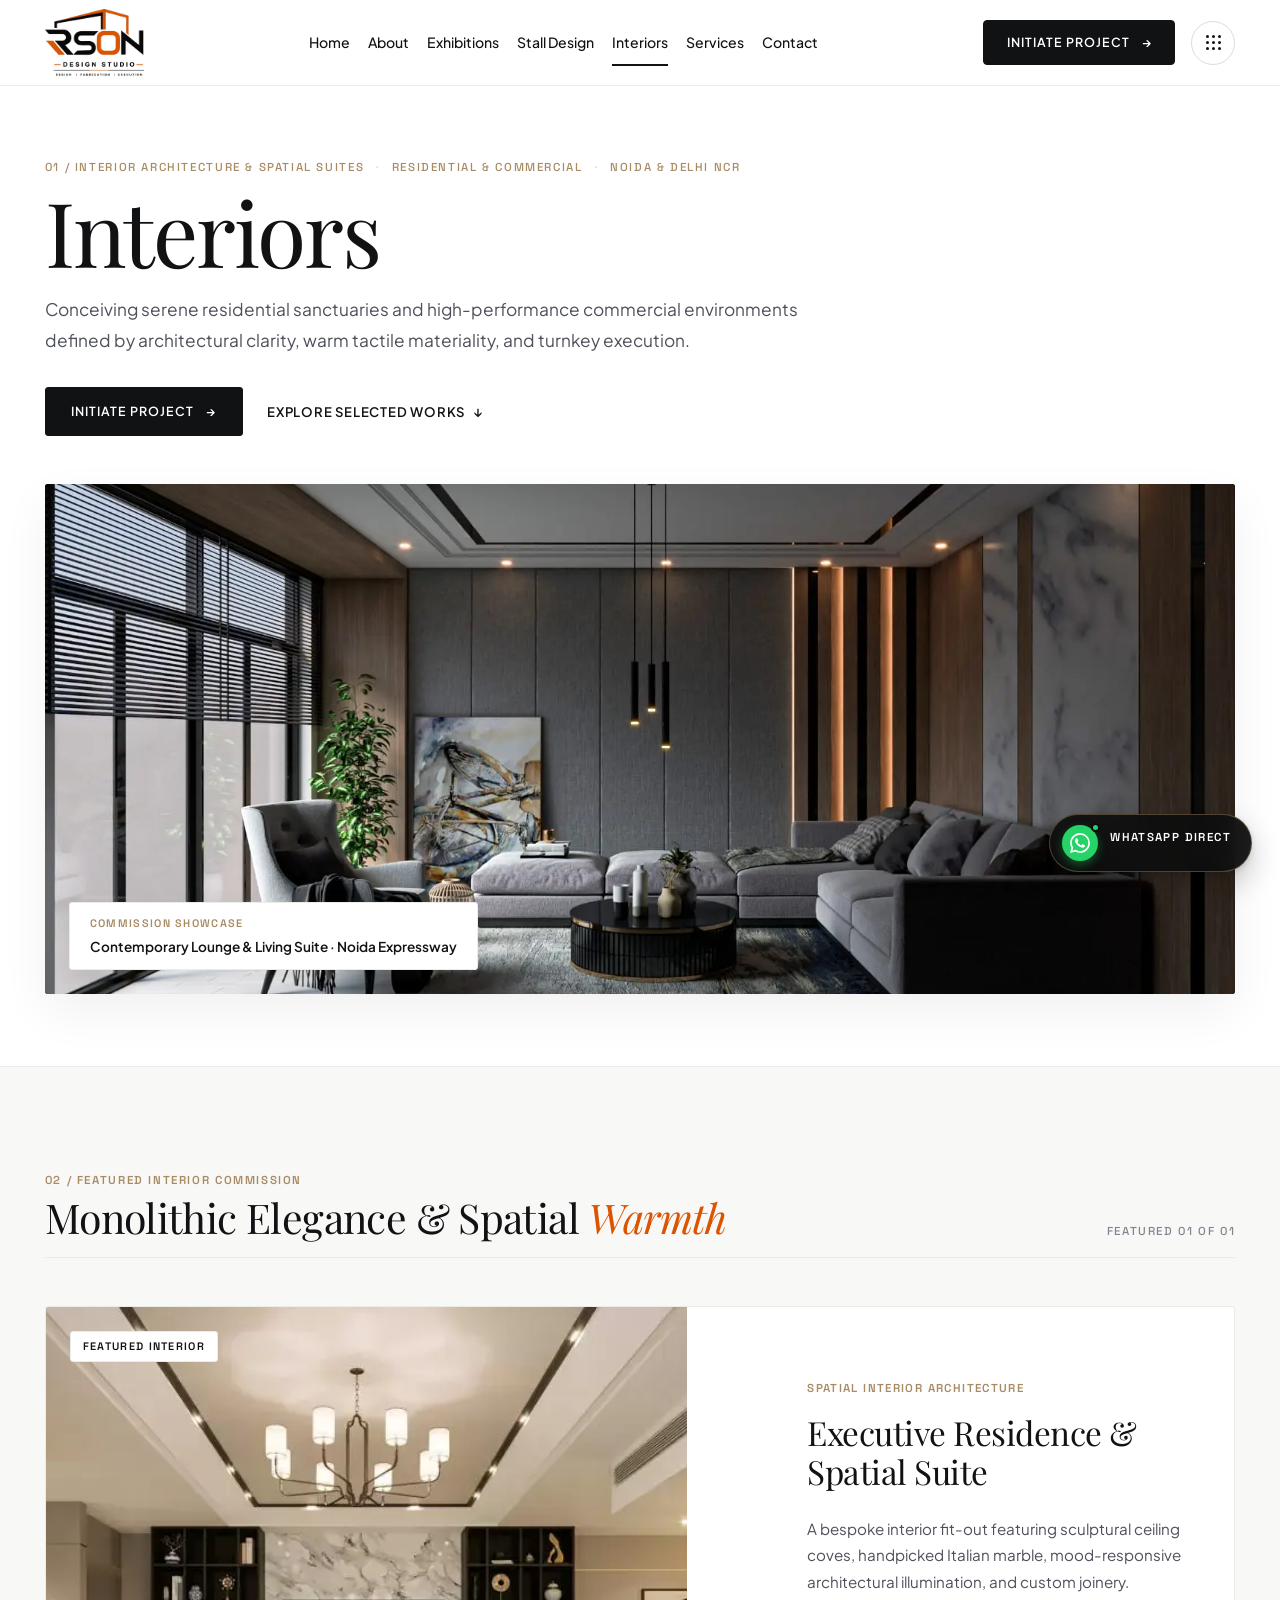
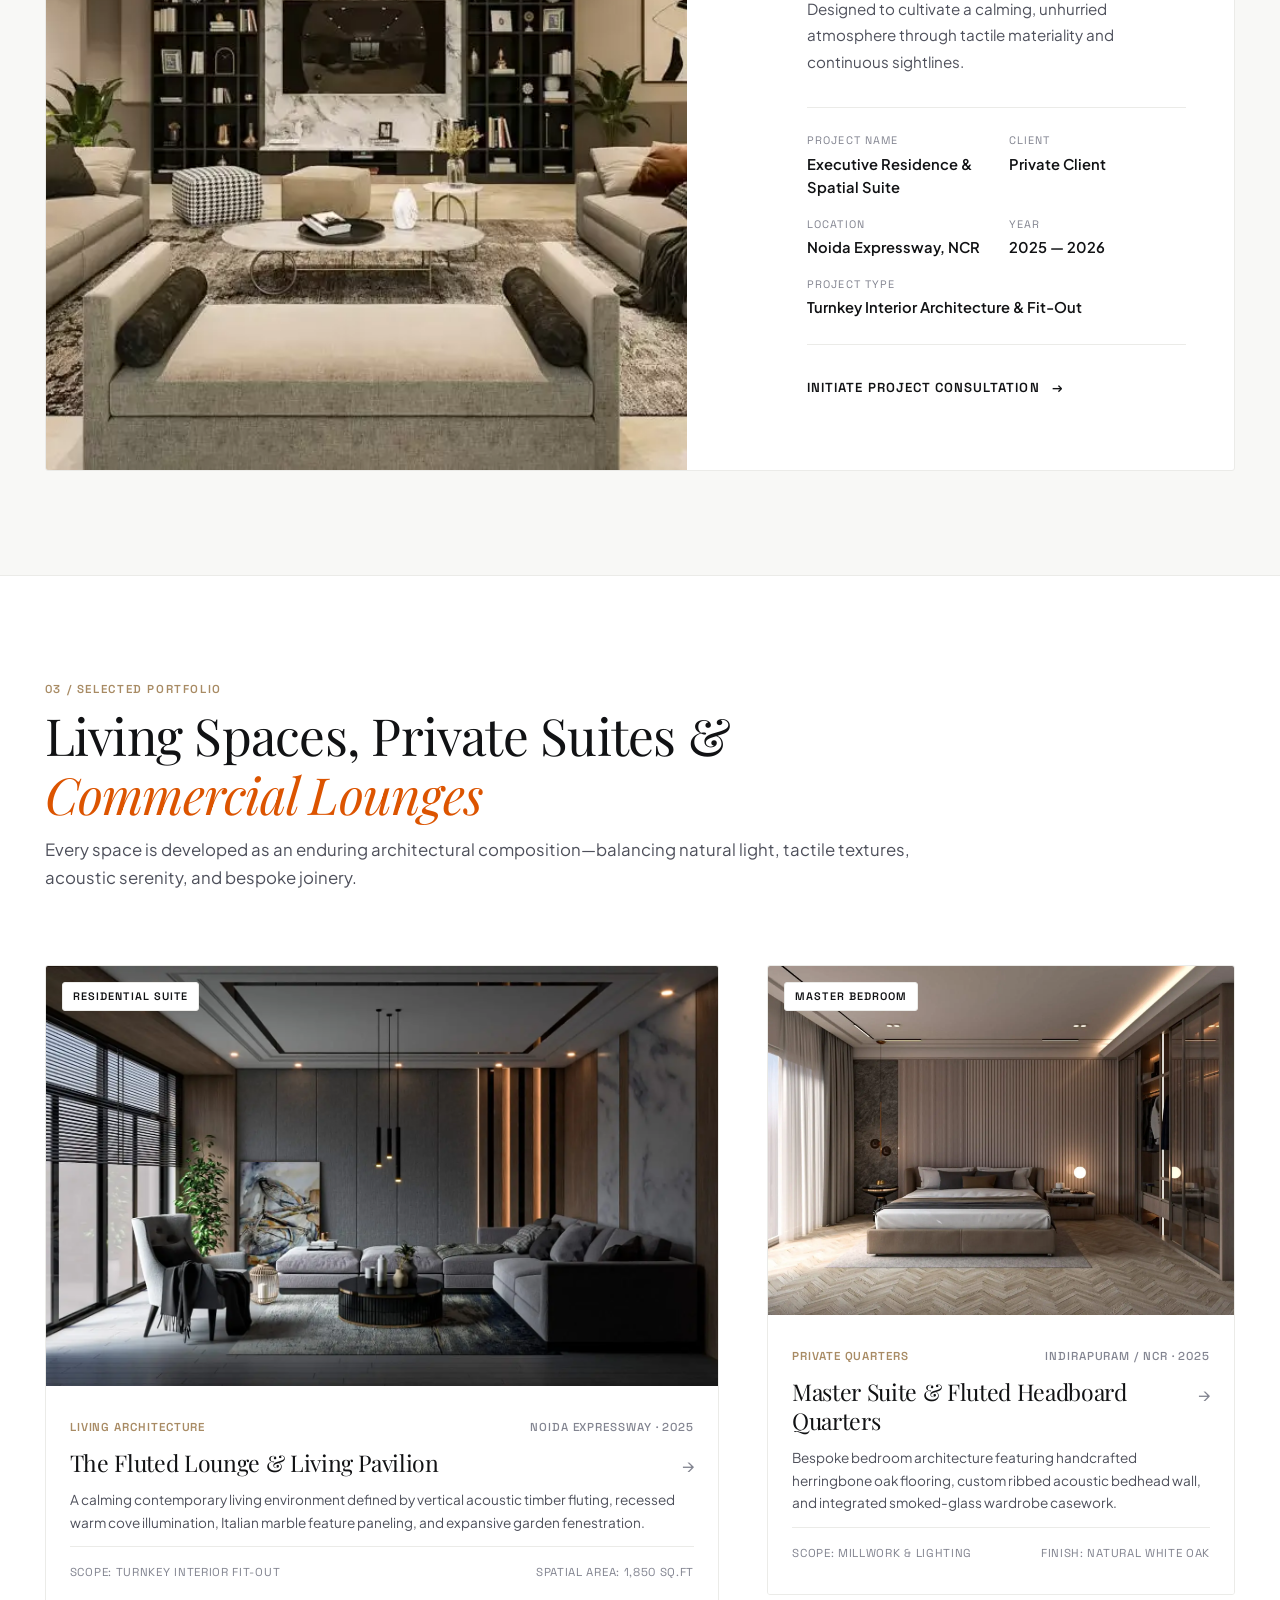
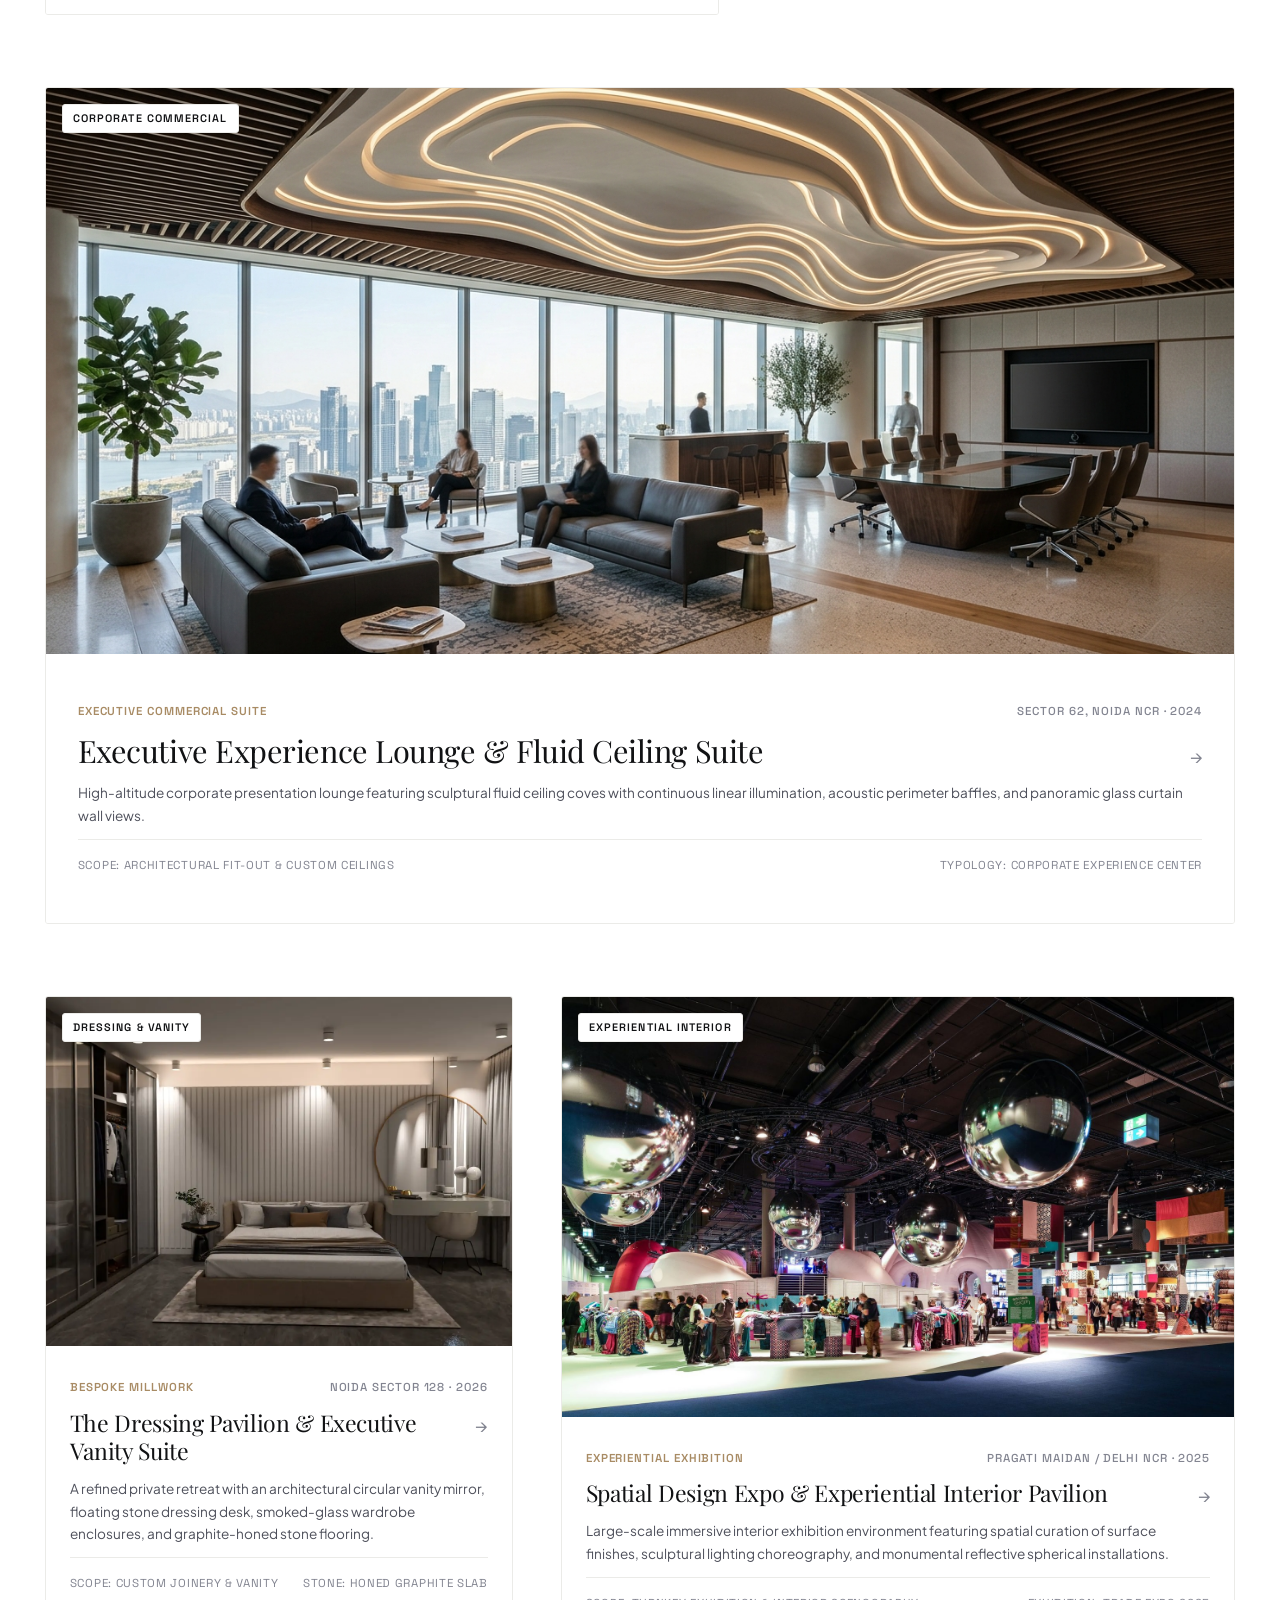
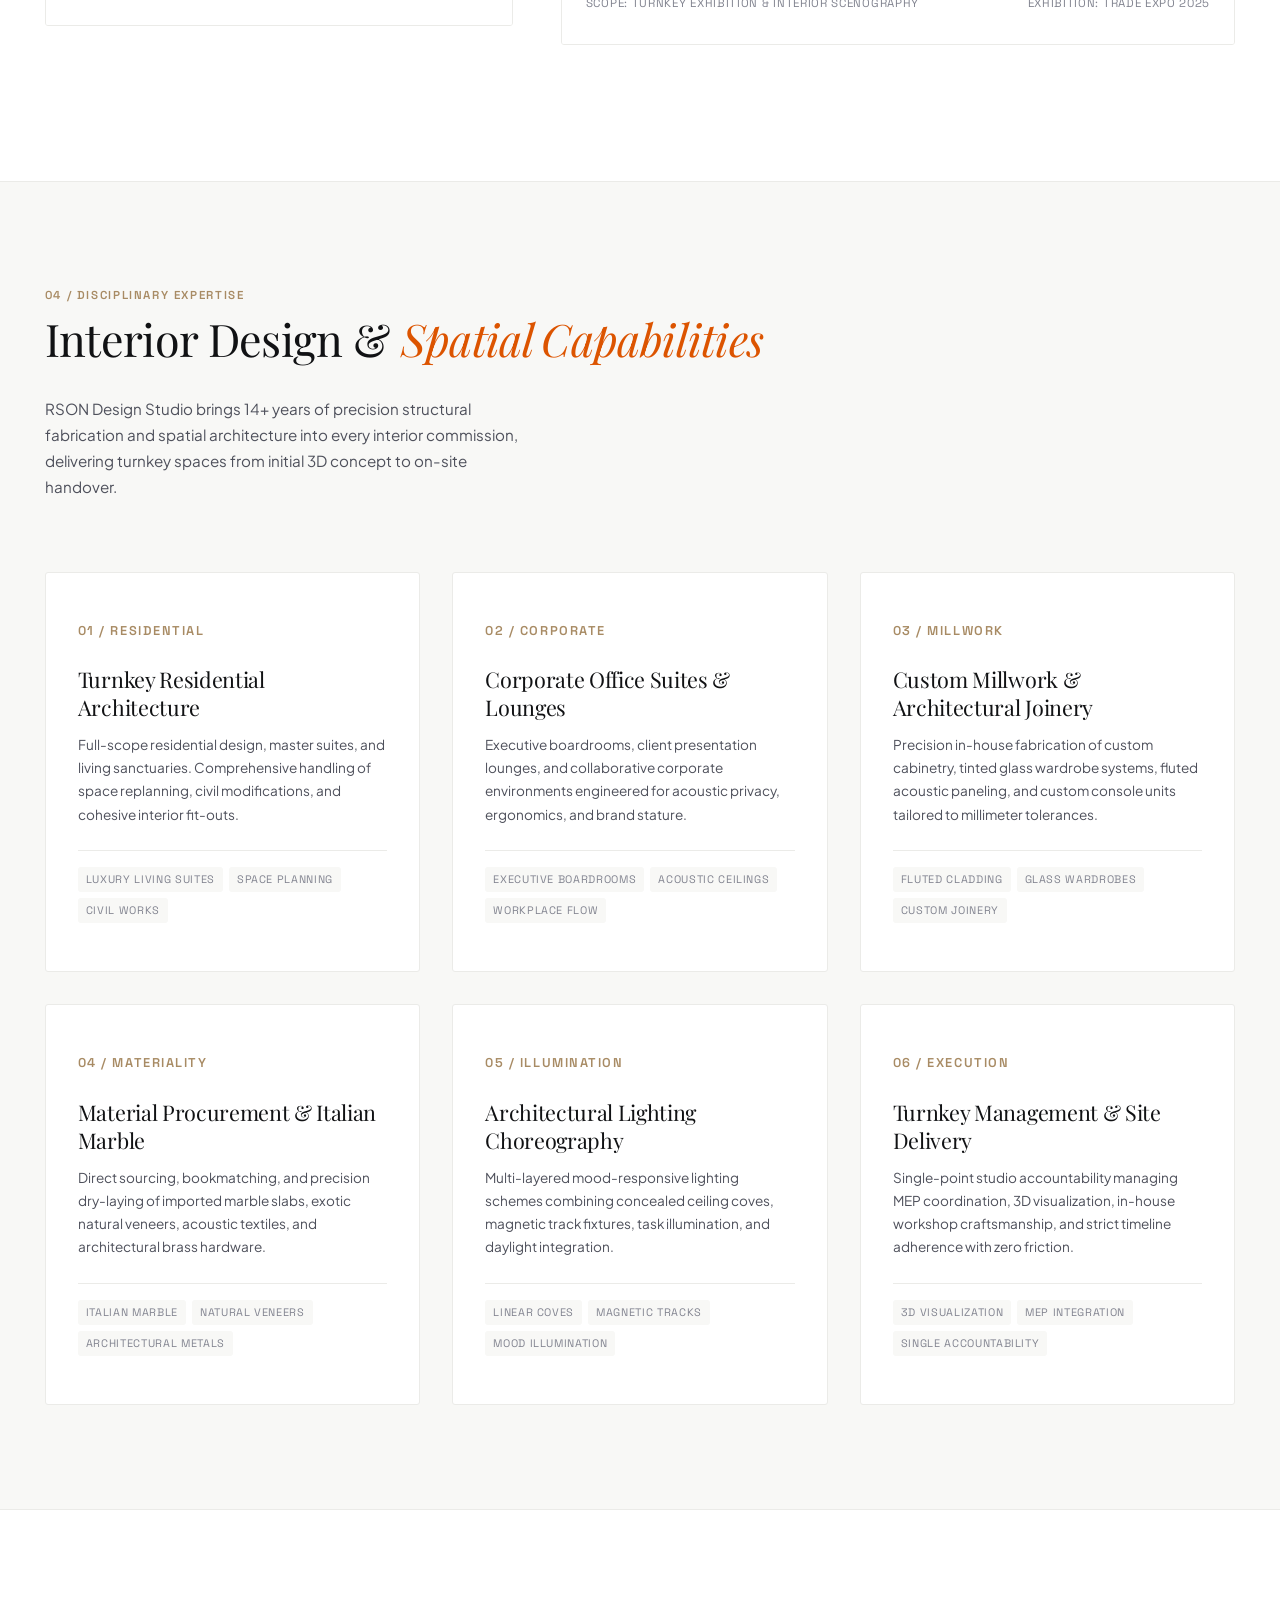
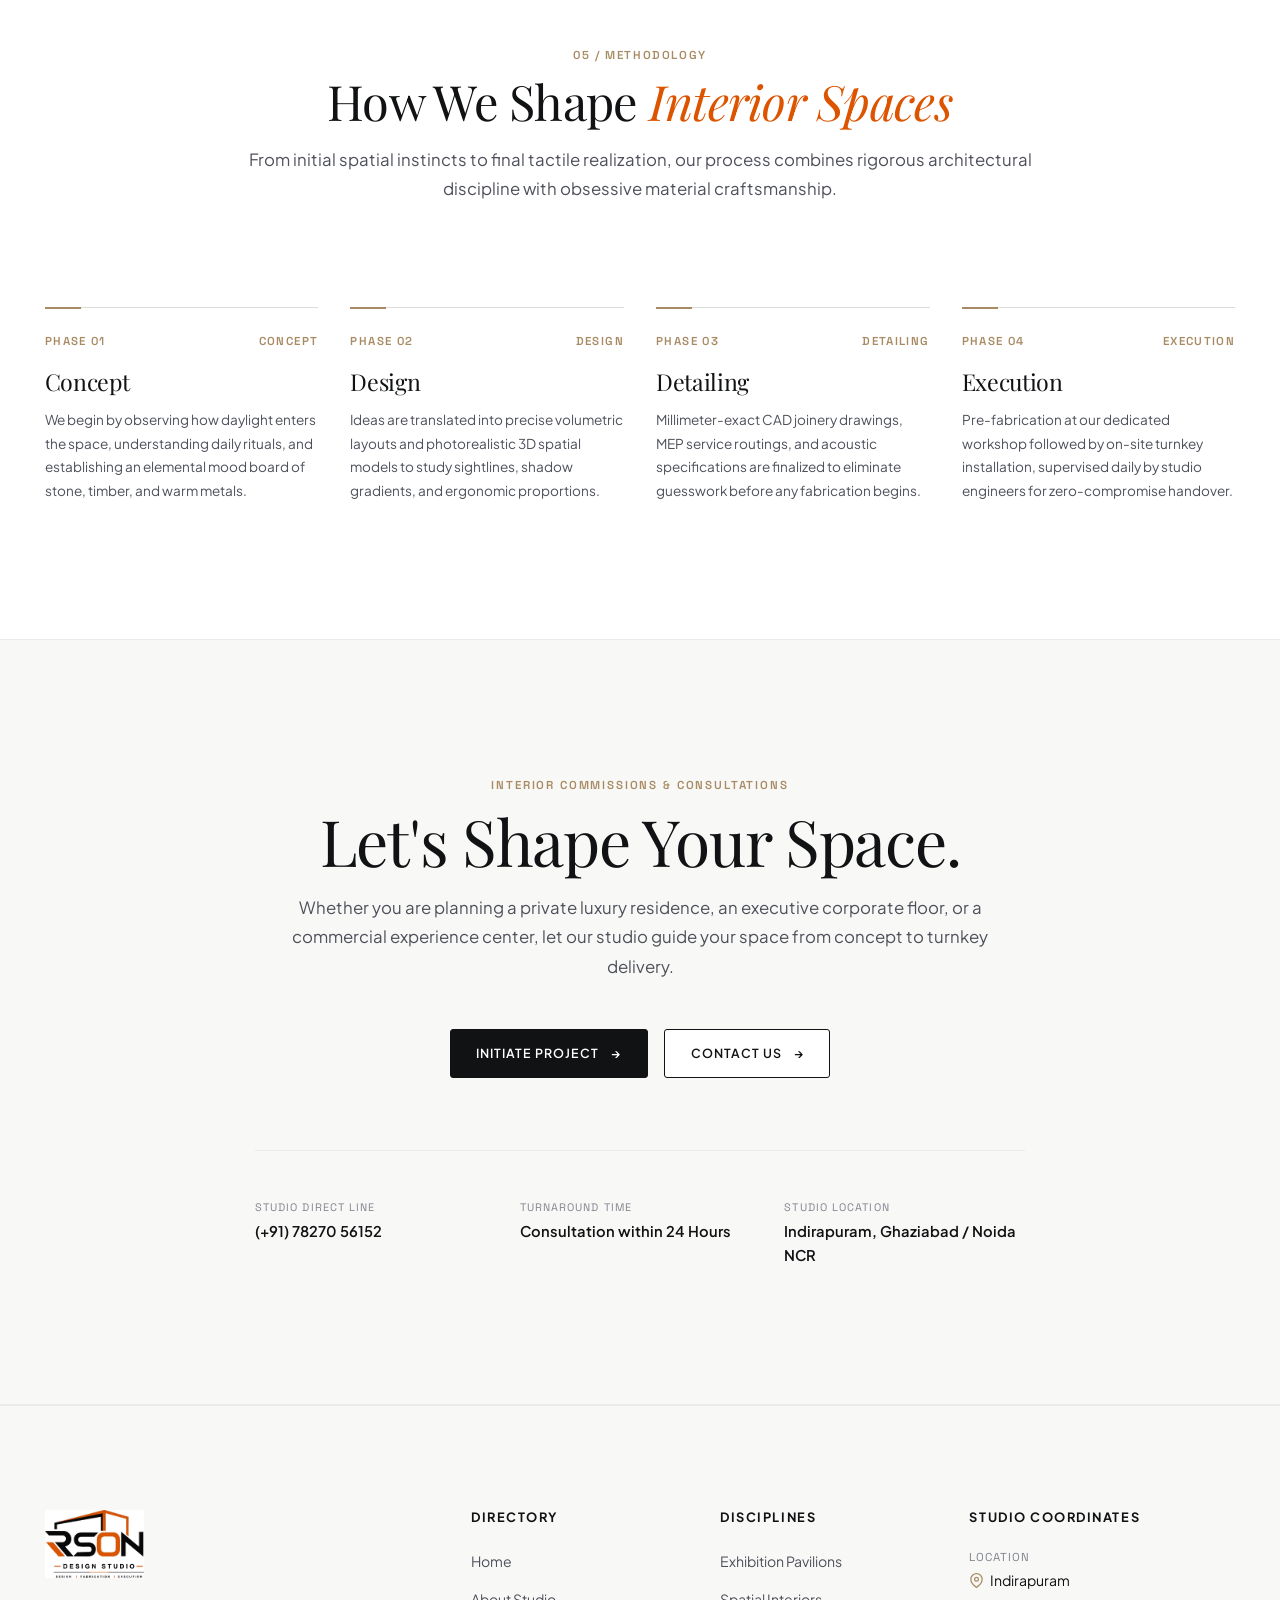
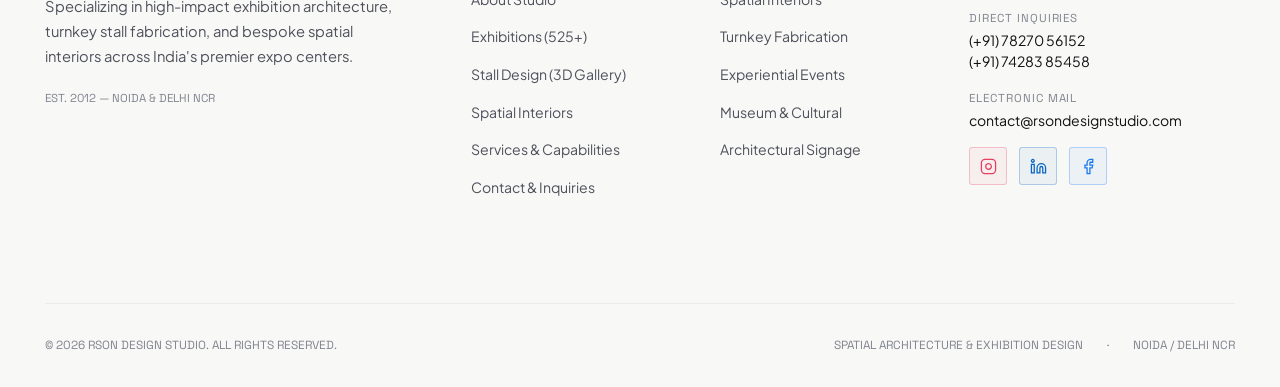
<file: interiors.html>
<!DOCTYPE html>
<html lang="en">
<head>
  <meta charset="UTF-8">
  <meta name="viewport" content="width=device-width, initial-scale=1.0">
  <title>Spatial Interiors & Turnkey Architecture Portfolio — RSON Design Studio</title>
  <meta name="description" content="Explore RSON Design Studio's interior architecture portfolio — turnkey luxury residential spaces, corporate executive suites, and bespoke commercial environments across Noida and Delhi NCR.">
  <meta name="keywords" content="interior design portfolio Noida, turnkey interior architecture Delhi NCR, luxury residential fitouts, commercial office interiors Noida, bespoke spatial architecture, experience centers Delhi NCR">
  <meta name="author" content="RSON Design Studio">
  <meta name="robots" content="index, follow, max-image-preview:large, max-snippet:-1, max-video-preview:-1">
  <link rel="canonical" href="https://www.rsondesignstudio.com/interiors">

  <!-- Geo Local SEO Meta -->
  <meta name="geo.region" content="IN-UP">
  <meta name="geo.placename" content="Indirapuram, Ghaziabad, Noida, Delhi NCR">
  <meta name="geo.position" content="28.6360;77.3685">
  <meta name="ICBM" content="28.6360, 77.3685">

  <!-- OpenGraph Meta -->
  <meta property="og:locale" content="en_IN">
  <meta property="og:type" content="website">
  <meta property="og:site_name" content="RSON Design Studio">
  <meta property="og:title" content="Spatial Interiors & Turnkey Architecture Portfolio — RSON Design Studio">
  <meta property="og:description" content="Turnkey residential sanctuaries, corporate suites, and bespoke interior architecture crafted with uncompromised materiality.">
  <meta property="og:image" content="https://www.rsondesignstudio.com/assets/images/luxury-interior.webp">
  <meta property="og:image:width" content="1200">
  <meta property="og:image:height" content="630">
  <meta property="og:image:alt" content="RSON Design Studio Luxury Spatial Interior Architecture">
  <meta property="og:url" content="https://www.rsondesignstudio.com/interiors">

  <!-- Twitter Card Meta -->
  <meta name="twitter:card" content="summary_large_image">
  <meta name="twitter:title" content="Spatial Interiors & Turnkey Architecture Portfolio — RSON Design Studio">
  <meta name="twitter:description" content="Turnkey residential sanctuaries, corporate suites, and bespoke interior architecture crafted with uncompromised materiality.">
  <meta name="twitter:image" content="https://www.rsondesignstudio.com/assets/images/luxury-interior.webp">

  <!-- Favicon & PWA Icons -->
  <link rel="icon" type="image/jpeg" href="assets/images/logo.jpeg">
  <link rel="apple-touch-icon" href="assets/images/logo-cropped.jpeg">
  <link rel="manifest" href="site.webmanifest">
  <meta name="theme-color" content="#111214">

  <!-- JSON-LD Structured Data: CollectionPage & BreadcrumbList -->
  <script type="application/ld+json">
  {
    "@context": "https://schema.org",
    "@graph": [
      {
        "@type": "CollectionPage",
        "@id": "https://www.rsondesignstudio.com/interiors#webpage",
        "url": "https://www.rsondesignstudio.com/interiors",
        "name": "Spatial Interiors Portfolio",
        "description": "Selected portfolio of living spaces, private suites, and commercial lounges by RSON Design Studio.",
        "isPartOf": {
          "@type": "WebSite",
          "@id": "https://www.rsondesignstudio.com/#website",
          "url": "https://www.rsondesignstudio.com/",
          "name": "RSON Design Studio"
        }
      },
      {
        "@type": "BreadcrumbList",
        "@id": "https://www.rsondesignstudio.com/interiors#breadcrumb",
        "itemListElement": [
          {
            "@type": "ListItem",
            "position": 1,
            "name": "Home",
            "item": "https://www.rsondesignstudio.com/"
          },
          {
            "@type": "ListItem",
            "position": 2,
            "name": "Interiors",
            "item": "https://www.rsondesignstudio.com/interiors"
          }
        ]
      }
    ]
  }
  </script>

  <!-- Google Fonts: Playfair Display, Plus Jakarta Sans, Space Grotesk -->
  <link rel="preconnect" href="https://fonts.googleapis.com">
  <link rel="preconnect" href="https://fonts.gstatic.com" crossorigin>
  <link href="https://fonts.googleapis.com/css2?family=Playfair+Display:ital,wght@0,400;0,500;0,600;0,700;1,400;1,500;1,600&family=Plus+Jakarta+Sans:wght@300;400;500;600;700;800&family=Space+Grotesk:wght@400;500;600&display=swap" rel="stylesheet">

  <!-- Stylesheets -->
  <link rel="stylesheet" href="css/design-system.css">
  <link rel="stylesheet" href="css/layout.css">
  <link rel="stylesheet" href="css/interiors.css">
</head>
<body>

  <!-- =========================================================================
       01. PRIMARY SITE HEADER (SHARED ARCHITECTURAL NAVIGATION - LOCKED)
       ========================================================================= -->
  <header class="site-header">
    <div class="container header-container">
      <!-- Studio Brand Identity Lockup with Original Website Logo -->
      <a href="/" class="brand-lockup" aria-label="RSON Design Studio Homepage">
        <img src="assets/images/logo-cropped.jpeg" alt="RSON Design Studio Logo" class="header-logo-img">
      </a>

      <!-- Desktop Architectural Navigation (Interiors is Active) -->
      <nav class="desktop-nav" aria-label="Main Navigation">
        <a href="/" class="nav-link">Home</a>
        <a href="about" class="nav-link">About</a>
        <a href="exhibitions" class="nav-link">Exhibitions</a>
        <a href="stall-design" class="nav-link">Stall Design</a>
        <a href="interiors" class="nav-link active" aria-current="page">Interiors</a>
        <a href="services" class="nav-link">Services</a>
        <a href="contact" class="nav-link">Contact</a>
      </nav>

      <!-- Header Actions -->
      <div class="header-actions">
        <a href="contact" class="btn btn-black btn-initiate">
          <span>INITIATE PROJECT</span>
          <span aria-hidden="true">→</span>
        </a>
        <button class="btn-grid-menu" aria-label="Toggle Navigation & Coordinates Drawer" aria-expanded="false">
          <div class="grid-dots-icon" aria-hidden="true">
            <span></span><span></span><span></span>
            <span></span><span></span><span></span>
            <span></span><span></span><span></span>
          </div>
        </button>
      </div>
    </div>
  </header>

  <!-- =========================================================================
       02. MOBILE & COORDINATES DRAWER (LOCKED)
       ========================================================================= -->
  <div class="mobile-drawer" aria-label="Mobile Navigation Overlay">
    <ul class="mobile-nav-list">
      <li class="mobile-nav-item">
        <span class="mobile-nav-num">01</span>
        <a href="/" class="mobile-nav-link">Home</a>
      </li>
      <li class="mobile-nav-item">
        <span class="mobile-nav-num">02</span>
        <a href="about" class="mobile-nav-link">About Studio</a>
      </li>
      <li class="mobile-nav-item">
        <span class="mobile-nav-num">03</span>
        <a href="exhibitions" class="mobile-nav-link">Exhibitions</a>
      </li>
      <li class="mobile-nav-item">
        <span class="mobile-nav-num">04</span>
        <a href="stall-design" class="mobile-nav-link">Stall Design</a>
      </li>
      <li class="mobile-nav-item">
        <span class="mobile-nav-num">05</span>
        <a href="interiors" class="mobile-nav-link active">Interiors</a>
      </li>
      <li class="mobile-nav-item">
        <span class="mobile-nav-num">06</span>
        <a href="services" class="mobile-nav-link">Services</a>
      </li>
      <li class="mobile-nav-item">
        <span class="mobile-nav-num">07</span>
        <a href="contact" class="mobile-nav-link">Contact</a>
      </li>
    </ul>

    <div class="mobile-drawer-footer">
      <div class="mobile-contact-row">
        <span class="mobile-contact-label">Studio Coordinates</span>
        <span class="mobile-contact-val">112/2, Abhay Khand 1st, Indirapuram, Ghaziabad UP 201014 / Noida NCR</span>
      </div>
      <div class="mobile-contact-row">
        <span class="mobile-contact-label">Direct Line</span>
        <span class="mobile-contact-val">(+91) 78270 56152 &nbsp;·&nbsp; (+91) 74283 85458</span>
      </div>
      <div style="margin-top: var(--space-sm);">
        <a href="https://wa.me/917827056152?text=Hello%20RSON%20Studio%2C%20I%20would%20like%20to%20discuss%20an%20interior%20architecture%20project." target="_blank" rel="noopener noreferrer" class="btn btn-black" style="width: 100%;">
          Chat via WhatsApp Direct
        </a>
      </div>
    </div>
  </div>

  <main>
    <!-- =========================================================================
         03. INTERIORS HERO SECTION
         Large editorial heading, short supporting description, strong project image, minimal CTA
         ========================================================================= -->
    <section class="interiors-hero" id="hero">
      <div class="container">
        <div class="interiors-hero-header fade-up">
          <div class="interiors-meta-kicker">
            <span>01 / INTERIOR ARCHITECTURE &amp; SPATIAL SUITES</span>
            <span class="interiors-meta-divider">·</span>
            <span>RESIDENTIAL &amp; COMMERCIAL</span>
            <span class="interiors-meta-divider">·</span>
            <span>NOIDA &amp; DELHI NCR</span>
          </div>
          <h1 class="interiors-hero-title">
            Interiors
          </h1>
          <p class="interiors-hero-intro">
            Conceiving serene residential sanctuaries and high-performance commercial environments defined by architectural clarity, warm tactile materiality, and turnkey execution.
          </p>
          <div class="interiors-hero-cta">
            <a href="contact?type=interior" class="btn btn-black">
              <span>INITIATE PROJECT</span>
              <span aria-hidden="true">→</span>
            </a>
            <a href="#selected-interiors" class="link-editorial">
              <span>Explore Selected Works</span>
              <span class="arrow" aria-hidden="true">↓</span>
            </a>
          </div>
        </div>

        <!-- One Strong Interior Project Image -->
        <div class="interiors-hero-visual fade-up delay-1">
          <img src="assets/images/project-interior-1.webp" alt="RSON Design Studio — Contemporary Minimalist Living Lounge with Fluted Timber and Linear Coves" width="1920" height="1080">
          <div class="interiors-hero-badge">
            <span class="interiors-badge-label">Commission Showcase</span>
            <span class="interiors-badge-val">Contemporary Lounge &amp; Living Suite · Noida Expressway</span>
          </div>
        </div>
      </div>
    </section>

    <!-- =========================================================================
         04. FEATURED INTERIOR PROJECT
         Large, immersive featured project section. Photography dominates the layout.
         Shows: Project name, Client, Location, Year, Project type
         ========================================================================= -->
    <section class="featured-interior-section" id="featured-interior">
      <div class="container featured-interior-container">
        <div class="featured-section-kicker fade-up">
          <div class="featured-title-wrap">
            <span class="featured-subtitle">02 / FEATURED INTERIOR COMMISSION</span>
            <h2 class="featured-main-heading">Monolithic Elegance &amp; Spatial <em>Warmth</em></h2>
          </div>
          <div class="featured-index-num">
            <span>FEATURED 01 OF 01</span>
          </div>
        </div>

        <!-- Large Featured Composition Block (Dominant Photography) -->
        <a href="contact?project=executive-residence" class="featured-composition fade-up" aria-label="View Executive Residence and Spatial Suite details">
          <div class="featured-visual-pane">
            <img src="assets/images/luxury-interior.webp" alt="Executive Residence &amp; Spatial Suite living room featuring Italian marble wall and sculptural ceiling coves" loading="lazy">
            <span class="featured-floating-tag">FEATURED INTERIOR</span>
          </div>

          <div class="featured-info-pane">
            <div class="featured-meta-top">
              <span class="featured-category-badge">Spatial Interior Architecture</span>
              <h3 class="featured-project-name">Executive Residence &amp; Spatial Suite</h3>
              <p class="featured-description">
                A bespoke interior fit-out featuring sculptural ceiling coves, handpicked Italian marble, mood-responsive architectural illumination, and custom joinery. Designed to cultivate a calming, unhurried atmosphere through tactile materiality and continuous sightlines.
              </p>
            </div>

            <!-- Client & Project Specifications Grid -->
            <div class="featured-specs-grid">
              <div class="spec-item">
                <span class="spec-label">Project Name</span>
                <span class="spec-value">Executive Residence &amp; Spatial Suite</span>
              </div>
              <div class="spec-item">
                <span class="spec-label">Client</span>
                <span class="spec-value">Private Client</span>
              </div>
              <div class="spec-item">
                <span class="spec-label">Location</span>
                <span class="spec-value">Noida Expressway, NCR</span>
              </div>
              <div class="spec-item">
                <span class="spec-label">Year</span>
                <span class="spec-value">2025 — 2026</span>
              </div>
              <div class="spec-item" style="grid-column: span 2;">
                <span class="spec-label">Project Type</span>
                <span class="spec-value">Turnkey Interior Architecture &amp; Fit-Out</span>
              </div>
            </div>

            <div class="featured-action-link">
              <span>Initiate Project Consultation</span>
              <span class="featured-action-arrow" aria-hidden="true">→</span>
            </div>
          </div>
        </a>
      </div>
    </section>


    <!-- =========================================================================
         06. SELECTED INTERIORS (EDITORIAL PORTFOLIO GALLERY)
         Asymmetric / editorial compositions, large photography, varying proportions, generous whitespace
         ========================================================================= -->
    <section class="interiors-gallery-section" id="selected-interiors">
      <div class="container">
        <div class="gallery-editorial-header fade-up">
          <span class="gallery-kicker">03 / SELECTED PORTFOLIO</span>
          <h2 class="gallery-title">Living Spaces, Private Suites &amp; <em>Commercial Lounges</em></h2>
          <p class="gallery-subtitle">
            Every space is developed as an enduring architectural composition—balancing natural light, tactile textures, acoustic serenity, and bespoke joinery.
          </p>
        </div>

        <div class="editorial-gallery-grid">

          <!-- COMPOSITION 1: Asymmetric Pairing (Span 7 & Span 5) -->

          <!-- Project 01: The Fluted Lounge & Living Pavilion (Span 7) -->
          <a href="contact?project=fluted-lounge" class="interior-card span-7 fade-up" data-category="residential" aria-label="The Fluted Lounge & Living Pavilion project">
            <div class="card-media-wrap">
              <img src="assets/images/project-interior-1.webp" alt="The Fluted Lounge &amp; Living Pavilion by RSON Design Studio" loading="lazy">
              <span class="card-badge">Residential Suite</span>
            </div>
            <div class="card-content-wrap">
              <div class="card-meta-row">
                <span class="card-category">Living Architecture</span>
                <span class="card-year-loc">Noida Expressway · 2025</span>
              </div>
              <h3 class="card-title">
                The Fluted Lounge &amp; Living Pavilion
                <span class="card-arrow" aria-hidden="true">→</span>
              </h3>
              <p class="card-desc">
                A calming contemporary living environment defined by vertical acoustic timber fluting, recessed warm cove illumination, Italian marble feature paneling, and expansive garden fenestration.
              </p>
              <div class="card-details-footer">
                <span>Scope: Turnkey Interior Fit-Out</span>
                <span>Spatial Area: 1,850 sq.ft</span>
              </div>
            </div>
          </a>

          <!-- Project 02: Master Suite & Fluted Headboard Quarters (Span 5) -->
          <a href="contact?project=master-suite" class="interior-card span-5 fade-up delay-1" data-category="residential" aria-label="Master Suite & Fluted Headboard Quarters project">
            <div class="card-media-wrap">
              <img src="assets/images/project-interior-2.webp" alt="Master Suite &amp; Fluted Headboard Quarters by RSON Design Studio" loading="lazy">
              <span class="card-badge">Master Bedroom</span>
            </div>
            <div class="card-content-wrap">
              <div class="card-meta-row">
                <span class="card-category">Private Quarters</span>
                <span class="card-year-loc">Indirapuram / NCR · 2025</span>
              </div>
              <h3 class="card-title">
                Master Suite &amp; Fluted Headboard Quarters
                <span class="card-arrow" aria-hidden="true">→</span>
              </h3>
              <p class="card-desc">
                Bespoke bedroom architecture featuring handcrafted herringbone oak flooring, custom ribbed acoustic bedhead wall, and integrated smoked-glass wardrobe casework.
              </p>
              <div class="card-details-footer">
                <span>Scope: Millwork &amp; Lighting</span>
                <span>Finish: Natural White Oak</span>
              </div>
            </div>
          </a>

          <!-- COMPOSITION 2: Full-Width Landmark Statement (Span 12 Panoramic) -->

          <!-- Project 03: Executive Experience Lounge & Fluid Ceiling Suite (Span 12) -->
          <a href="contact?project=corporate-lounge" class="interior-card span-12 fade-up" data-category="commercial" aria-label="Corporate Experience Lounge & Fluid Ceiling Suite project">
            <div class="card-media-wrap">
              <img src="assets/images/corporate-lounge-hq.jpg" alt="Corporate Experience Lounge &amp; Fluid Ceiling Suite by RSON Design Studio" width="1920" height="1080" loading="lazy">
              <span class="card-badge">Corporate Commercial</span>
            </div>
            <div class="card-content-wrap">
              <div class="card-meta-row">
                <span class="card-category">Executive Commercial Suite</span>
                <span class="card-year-loc">Sector 62, Noida NCR · 2024</span>
              </div>
              <h3 class="card-title">
                Executive Experience Lounge &amp; Fluid Ceiling Suite
                <span class="card-arrow" aria-hidden="true">→</span>
              </h3>
              <p class="card-desc">
                High-altitude corporate presentation lounge featuring sculptural fluid ceiling coves with continuous linear illumination, acoustic perimeter baffles, and panoramic glass curtain wall views.
              </p>
              <div class="card-details-footer">
                <span>Scope: Architectural Fit-Out &amp; Custom Ceilings</span>
                <span>Typology: Corporate Experience Center</span>
              </div>
            </div>
          </a>

          <!-- COMPOSITION 3: Asymmetric Counterbalance (Span 5 & Span 7) -->

          <!-- Project 04: The Dressing Pavilion & Executive Vanity Suite (Span 5) -->
          <a href="contact?project=dressing-pavilion" class="interior-card span-5-alt fade-up" data-category="residential" aria-label="The Dressing Pavilion & Executive Vanity Suite project">
            <div class="card-media-wrap">
              <img src="assets/images/project-interior-3.webp" alt="The Dressing Pavilion &amp; Executive Vanity Suite by RSON Design Studio" loading="lazy">
              <span class="card-badge">Dressing &amp; Vanity</span>
            </div>
            <div class="card-content-wrap">
              <div class="card-meta-row">
                <span class="card-category">Bespoke Millwork</span>
                <span class="card-year-loc">Noida Sector 128 · 2026</span>
              </div>
              <h3 class="card-title">
                The Dressing Pavilion &amp; Executive Vanity Suite
                <span class="card-arrow" aria-hidden="true">→</span>
              </h3>
              <p class="card-desc">
                A refined private retreat with an architectural circular vanity mirror, floating stone dressing desk, smoked-glass wardrobe enclosures, and graphite-honed stone flooring.
              </p>
              <div class="card-details-footer">
                <span>Scope: Custom Joinery &amp; Vanity</span>
                <span>Stone: Honed Graphite Slab</span>
              </div>
            </div>
          </a>

          <!-- Project 05: Spatial Design Expo & Experiential Interior Pavilion (Span 7) -->
          <a href="contact?project=spatial-expo" class="interior-card span-7-alt fade-up delay-1" data-category="experiential" aria-label="Spatial Design Expo & Experiential Interior Pavilion project">
            <div class="card-media-wrap">
              <img src="assets/images/trade-shows.jpg" alt="Spatial Design Expo &amp; Experiential Interior Pavilion by RSON Design Studio" loading="lazy">
              <span class="card-badge">Experiential Interior</span>
            </div>
            <div class="card-content-wrap">
              <div class="card-meta-row">
                <span class="card-category">Experiential Exhibition</span>
                <span class="card-year-loc">Pragati Maidan / Delhi NCR · 2025</span>
              </div>
              <h3 class="card-title">
                Spatial Design Expo &amp; Experiential Interior Pavilion
                <span class="card-arrow" aria-hidden="true">→</span>
              </h3>
              <p class="card-desc">
                Large-scale immersive interior exhibition environment featuring spatial curation of surface finishes, sculptural lighting choreography, and monumental reflective spherical installations.
              </p>
              <div class="card-details-footer">
                <span>Scope: Turnkey Exhibition &amp; Interior Scenography</span>
                <span>Exhibition: Trade Expo 2025</span>
              </div>
            </div>
          </a>

        </div>
      </div>
    </section>

    <!-- =========================================================================
         07. INTERIOR CAPABILITIES
         Clean section showing studio's interior design capabilities using actual client services
         ========================================================================= -->
    <section class="capabilities-section" id="capabilities">
      <div class="container">
        <div class="capabilities-header fade-up">
          <div class="capabilities-title-wrap">
            <span class="capabilities-kicker">04 / DISCIPLINARY EXPERTISE</span>
            <h2 class="capabilities-title">Interior Design &amp; <em>Spatial Capabilities</em></h2>
          </div>
          <p class="capabilities-intro">
            RSON Design Studio brings 14+ years of precision structural fabrication and spatial architecture into every interior commission, delivering turnkey spaces from initial 3D concept to on-site handover.
          </p>
        </div>

        <div class="capabilities-grid">
          <!-- Capability 01 -->
          <div class="capability-card fade-up">
            <span class="capability-num">01 / RESIDENTIAL</span>
            <h3 class="capability-heading">Turnkey Residential Architecture</h3>
            <p class="capability-body">
              Full-scope residential design, master suites, and living sanctuaries. Comprehensive handling of space replanning, civil modifications, and cohesive interior fit-outs.
            </p>
            <div class="capability-tags">
              <span class="capability-tag">Luxury Living Suites</span>
              <span class="capability-tag">Space Planning</span>
              <span class="capability-tag">Civil Works</span>
            </div>
          </div>

          <!-- Capability 02 -->
          <div class="capability-card fade-up delay-1">
            <span class="capability-num">02 / CORPORATE</span>
            <h3 class="capability-heading">Corporate Office Suites &amp; Lounges</h3>
            <p class="capability-body">
              Executive boardrooms, client presentation lounges, and collaborative corporate environments engineered for acoustic privacy, ergonomics, and brand stature.
            </p>
            <div class="capability-tags">
              <span class="capability-tag">Executive Boardrooms</span>
              <span class="capability-tag">Acoustic Ceilings</span>
              <span class="capability-tag">Workplace Flow</span>
            </div>
          </div>

          <!-- Capability 03 -->
          <div class="capability-card fade-up delay-2">
            <span class="capability-num">03 / MILLWORK</span>
            <h3 class="capability-heading">Custom Millwork &amp; Architectural Joinery</h3>
            <p class="capability-body">
              Precision in-house fabrication of custom cabinetry, tinted glass wardrobe systems, fluted acoustic paneling, and custom console units tailored to millimeter tolerances.
            </p>
            <div class="capability-tags">
              <span class="capability-tag">Fluted Cladding</span>
              <span class="capability-tag">Glass Wardrobes</span>
              <span class="capability-tag">Custom Joinery</span>
            </div>
          </div>

          <!-- Capability 04 -->
          <div class="capability-card fade-up">
            <span class="capability-num">04 / MATERIALITY</span>
            <h3 class="capability-heading">Material Procurement &amp; Italian Marble</h3>
            <p class="capability-body">
              Direct sourcing, bookmatching, and precision dry-laying of imported marble slabs, exotic natural veneers, acoustic textiles, and architectural brass hardware.
            </p>
            <div class="capability-tags">
              <span class="capability-tag">Italian Marble</span>
              <span class="capability-tag">Natural Veneers</span>
              <span class="capability-tag">Architectural Metals</span>
            </div>
          </div>

          <!-- Capability 05 -->
          <div class="capability-card fade-up delay-1">
            <span class="capability-num">05 / ILLUMINATION</span>
            <h3 class="capability-heading">Architectural Lighting Choreography</h3>
            <p class="capability-body">
              Multi-layered mood-responsive lighting schemes combining concealed ceiling coves, magnetic track fixtures, task illumination, and daylight integration.
            </p>
            <div class="capability-tags">
              <span class="capability-tag">Linear Coves</span>
              <span class="capability-tag">Magnetic Tracks</span>
              <span class="capability-tag">Mood Illumination</span>
            </div>
          </div>

          <!-- Capability 06 -->
          <div class="capability-card fade-up delay-2">
            <span class="capability-num">06 / EXECUTION</span>
            <h3 class="capability-heading">Turnkey Management &amp; Site Delivery</h3>
            <p class="capability-body">
              Single-point studio accountability managing MEP coordination, 3D visualization, in-house workshop craftsmanship, and strict timeline adherence with zero friction.
            </p>
            <div class="capability-tags">
              <span class="capability-tag">3D Visualization</span>
              <span class="capability-tag">MEP Integration</span>
              <span class="capability-tag">Single Accountability</span>
            </div>
          </div>
        </div>
      </div>
    </section>

    <!-- =========================================================================
         08. PROJECT STORY (EDITORIAL PROCESS)
         How RSON approaches interior spaces: concept → design → detailing → execution
         Concise and premium copy
         ========================================================================= -->
    <section class="project-story-section" id="project-story">
      <div class="container">
        <div class="story-header fade-up">
          <span class="story-kicker">05 / METHODOLOGY</span>
          <h2 class="story-title">How We Shape <em>Interior Spaces</em></h2>
          <p class="story-desc">
            From initial spatial instincts to final tactile realization, our process combines rigorous architectural discipline with obsessive material craftsmanship.
          </p>
        </div>

        <div class="story-timeline">
          <!-- Step 01: Concept -->
          <div class="story-step fade-up">
            <div class="step-num-kicker">
              <span>PHASE 01</span>
              <span>CONCEPT</span>
            </div>
            <h3 class="step-title">Concept</h3>
            <p class="step-text">
              We begin by observing how daylight enters the space, understanding daily rituals, and establishing an elemental mood board of stone, timber, and warm metals.
            </p>
          </div>

          <!-- Step 02: Design -->
          <div class="story-step fade-up delay-1">
            <div class="step-num-kicker">
              <span>PHASE 02</span>
              <span>DESIGN</span>
            </div>
            <h3 class="step-title">Design</h3>
            <p class="step-text">
              Ideas are translated into precise volumetric layouts and photorealistic 3D spatial models to study sightlines, shadow gradients, and ergonomic proportions.
            </p>
          </div>

          <!-- Step 03: Detailing -->
          <div class="story-step fade-up delay-2">
            <div class="step-num-kicker">
              <span>PHASE 03</span>
              <span>DETAILING</span>
            </div>
            <h3 class="step-title">Detailing</h3>
            <p class="step-text">
              Millimeter-exact CAD joinery drawings, MEP service routings, and acoustic specifications are finalized to eliminate guesswork before any fabrication begins.
            </p>
          </div>

          <!-- Step 04: Execution -->
          <div class="story-step fade-up delay-3">
            <div class="step-num-kicker">
              <span>PHASE 04</span>
              <span>EXECUTION</span>
            </div>
            <h3 class="step-title">Execution</h3>
            <p class="step-text">
              Pre-fabrication at our dedicated workshop followed by on-site turnkey installation, supervised daily by studio engineers for zero-compromise handover.
            </p>
          </div>
        </div>
      </div>
    </section>

    <!-- =========================================================================
         09. FINAL CALL TO ACTION
         "Let's Shape Your Space."
         Add: "Initiate Project" and "Contact Us" actions
         ========================================================================= -->
    <section class="interiors-cta-section" id="contact-cta">
      <div class="container interiors-cta-container fade-up">
        <span class="cta-kicker">INTERIOR COMMISSIONS &amp; CONSULTATIONS</span>
        <h2 class="cta-main-title">
          Let's Shape Your Space.
        </h2>
        <p class="cta-description">
          Whether you are planning a private luxury residence, an executive corporate floor, or a commercial experience center, let our studio guide your space from concept to turnkey delivery.
        </p>

        <div class="cta-actions-row">
          <a href="contact?type=interior" class="btn btn-black">
            <span>INITIATE PROJECT</span>
            <span aria-hidden="true">→</span>
          </a>
          <a href="contact" class="btn btn-white-outline">
            <span>CONTACT US</span>
            <span aria-hidden="true">→</span>
          </a>
        </div>

        <div class="cta-meta-bar">
          <div class="cta-meta-item">
            <span class="cta-meta-label">Studio Direct Line</span>
            <span class="cta-meta-val">
              <a href="tel:+917827056152">(+91) 78270 56152</a>
            </span>
          </div>
          <div class="cta-meta-item">
            <span class="cta-meta-label">Turnaround Time</span>
            <span class="cta-meta-val">Consultation within 24 Hours</span>
          </div>
          <div class="cta-meta-item">
            <span class="cta-meta-label">Studio Location</span>
            <span class="cta-meta-val">Indirapuram, Ghaziabad / Noida NCR</span>
          </div>
        </div>
      </div>
    </section>
  </main>

  <!-- =========================================================================
       10. MASTER ARCHITECTURAL FOOTER (LOCKED)
       ========================================================================= -->
  <footer class="site-footer">
    <div class="container">
      <div class="footer-grid">
        <!-- Col 1: Studio Identity -->
        <div class="footer-col-studio">
          <a href="/" class="brand-lockup" aria-label="RSON Design Studio Homepage">
            <img src="assets/images/logo-cropped.jpeg" alt="RSON Design Studio Logo" class="footer-logo-img">
          </a>
          <p class="footer-manifesto">
            Specializing in high-impact exhibition architecture, turnkey stall fabrication, and bespoke spatial interiors across India's premier expo centers.
          </p>
          <div style="font-family: var(--font-mono); font-size: 0.72rem; color: var(--text-muted); margin-top: 4px;">
            <span>EST. 2012 — NOIDA &amp; DELHI NCR</span>
          </div>
        </div>

        <!-- Col 2: Navigation Index -->
        <div>
          <h4 class="footer-title">Directory</h4>
          <ul class="footer-list">
            <li><a href="/" class="footer-link">Home</a></li>
            <li><a href="about" class="footer-link">About Studio</a></li>
            <li><a href="exhibitions" class="footer-link">Exhibitions (525+)</a></li>
            <li><a href="stall-design" class="footer-link">Stall Design (3D Gallery)</a></li>
            <li><a href="interiors" class="footer-link">Spatial Interiors</a></li>
            <li><a href="services" class="footer-link">Services &amp; Capabilities</a></li>
            <li><a href="contact" class="footer-link">Contact &amp; Inquiries</a></li>
          </ul>
        </div>

        <!-- Col 3: Services Disciplines -->
        <div>
          <h4 class="footer-title">Disciplines</h4>
          <ul class="footer-list">
            <li><a href="services" class="footer-link">Exhibition Pavilions</a></li>
            <li><a href="services" class="footer-link">Spatial Interiors</a></li>
            <li><a href="services" class="footer-link">Turnkey Fabrication</a></li>
            <li><a href="services" class="footer-link">Experiential Events</a></li>
            <li><a href="services" class="footer-link">Museum &amp; Cultural</a></li>
            <li><a href="services" class="footer-link">Architectural Signage</a></li>
          </ul>
        </div>

        <!-- Col 4: Studio Coordinates -->
        <div>
          <h4 class="footer-title">Studio Coordinates</h4>
          <div class="footer-contact-item">
            <span class="footer-contact-label">Location</span>
            <p class="footer-contact-val">
              <a href="https://www.google.com/maps/place/TYAGI+SUPER+STORE/@28.6359594,77.3481114,17z/data=!3m1!4b1!4m6!3m5!1s0x390ce534b3446a8d:0xf1ea96b32878de0b!8m2!3d28.6359547!4d77.3506863!16s%2Fg%2F11vwyrwkb3!18m1!1e1?entry=ttu&g_ep=EgoyMDI2MDkzMC4wIKXMDSoASAFQAw%3D%3D" target="_blank" rel="noopener noreferrer" style="display: inline-flex; align-items: center; gap: 6px; color: inherit; text-decoration: none;">
                <svg width="15" height="15" viewBox="0 0 24 24" fill="none" stroke="currentColor" stroke-width="2" stroke-linecap="round" stroke-linejoin="round" aria-hidden="true" style="color: var(--accent-beige); flex-shrink: 0;">
                  <path d="M21 10c0 7-9 13-9 13s-9-6-9-13a9 9 0 0 1 18 0z"></path>
                  <circle cx="12" cy="10" r="3"></circle>
                </svg>
                <span>Indirapuram</span>
              </a>
            </p>
          </div>
          <div class="footer-contact-item">
            <span class="footer-contact-label">Direct Inquiries</span>
            <p class="footer-contact-val">
              <a href="tel:+917827056152">(+91) 78270 56152</a><br>
              <a href="tel:+917428385458">(+91) 74283 85458</a>
            </p>
          </div>
          <div class="footer-contact-item">
            <span class="footer-contact-label">Electronic Mail</span>
            <p class="footer-contact-val">
              <a href="mailto:contact@rsondesignstudio.com">contact@rsondesignstudio.com</a>
            </p>
          </div>
          <div class="footer-socials">
            <a href="https://www.instagram.com/rson_design_studio" target="_blank" rel="noopener noreferrer" class="social-btn" aria-label="Instagram">
              <svg width="17" height="17" viewBox="0 0 24 24" fill="none" stroke="currentColor" stroke-width="1.8"><rect x="2" y="2" width="20" height="20" rx="5" ry="5"></rect><path d="M16 11.37A4 4 0 1 1 12.63 8 4 4 0 0 1 16 11.37z"></path><line x1="17.5" y1="6.5" x2="17.51" y2="6.5"></line></svg>
            </a>
            <a href="https://www.linkedin.com/in/rson-design-studio-43747942a" target="_blank" rel="noopener noreferrer" class="social-btn" aria-label="LinkedIn">
              <svg width="17" height="17" viewBox="0 0 24 24" fill="none" stroke="currentColor" stroke-width="1.8"><path d="M16 8a6 6 0 0 1 6 6v7h-4v-7a2 2 0 0 0-2-2 2 2 0 0 0-2 2v7h-4v-7a6 6 0 0 1 6-6z"></path><rect x="2" y="9" width="4" height="12"></rect><circle cx="4" cy="4" r="2"></circle></svg>
            </a>
            <a href="https://www.facebook.com/rson.entrprises" target="_blank" rel="noopener noreferrer" class="social-btn" aria-label="Facebook">
              <svg width="17" height="17" viewBox="0 0 24 24" fill="none" stroke="currentColor" stroke-width="1.8"><path d="M18 2h-3a5 5 0 0 0-5 5v3H7v4h3v8h4v-8h3l1-4h-4V7a1 1 0 0 1 1-1h3z"></path></svg>
            </a>
          </div>
        </div>
      </div>

      <!-- Footer Bottom Sub-Bar -->
      <div class="footer-bottom">
        <div>
          <span>© 2026 RSON DESIGN STUDIO. ALL RIGHTS RESERVED.</span>
        </div>
        <div class="footer-bottom-links">
          <span>SPATIAL ARCHITECTURE &amp; EXHIBITION DESIGN</span>
          <span>·</span>
          <span>NOIDA / DELHI NCR</span>
        </div>
      </div>
    </div>
  </footer>

  <!-- Floating Architectural WhatsApp Button (Direct Consultation) -->
  <a href="https://wa.me/917827056152?text=Hello%20RSON%20Studio%2C%20I%20would%20like%20to%20discuss%20a%20project%20inquiry." 
     target="_blank" 
     rel="noopener noreferrer" 
     class="floating-whatsapp-btn" 
     aria-label="Direct WhatsApp Consultation with RSON Design Studio"
     id="floatingWhatsApp">
    <div class="floating-wa-icon-wrap">
      <svg class="floating-wa-svg" width="20" height="20" viewBox="0 0 24 24" aria-hidden="true">
        <path d="M17.472 14.382c-.297-.149-1.758-.867-2.03-.967-.273-.099-.471-.148-.67.15-.197.297-.767.966-.94 1.164-.173.199-.347.223-.644.075-.297-.15-1.255-.463-2.39-1.475-.883-.788-1.48-1.761-1.653-2.059-.173-.297-.018-.458.13-.606.134-.133.298-.347.446-.52.149-.174.198-.298.298-.497.099-.198.05-.371-.025-.52-.075-.149-.669-1.612-.916-2.207-.242-.579-.487-.5-.669-.51-.173-.008-.371-.01-.57-.01-.198 0-.52.074-.792.372-.272.297-1.04 1.016-1.04 2.479 0 1.462 1.065 2.875 1.213 3.074.149.198 2.096 3.2 5.077 4.487.709.306 1.262.489 1.694.625.712.227 1.36.195 1.871.118.571-.085 1.758-.719 2.006-1.413.248-.694.248-1.289.173-1.413-.074-.124-.272-.198-.57-.347m-5.421 7.403h-.004a9.87 9.87 0 01-5.031-1.378l-.361-.214-3.741.982.998-3.648-.235-.374a9.86 9.86 0 01-1.51-5.26c.001-5.45 4.436-9.884 9.888-9.884 2.64 0 5.122 1.03 6.988 2.898a9.825 9.825 0 012.893 6.994c-.003 5.45-4.437 9.884-9.885 9.884m8.413-18.297A11.815 11.815 0 0012.05 0C5.495 0 .16 5.335.157 11.892c0 2.096.547 4.142 1.588 5.945L0 24l6.335-1.662c1.746.953 3.71 1.456 5.711 1.458h.005c6.554 0 11.89-5.335 11.893-11.893a11.821 11.821 0 00-3.48-8.413Z"/>
      </svg>
      <span class="floating-wa-dot" aria-hidden="true"></span>
    </div>
    <div class="floating-wa-text">
      <span class="floating-wa-label">WHATSAPP DIRECT</span>
      <span class="floating-wa-status">Online · Quick Response</span>
    </div>
  </a>

  <!-- Scripts -->
  <script src="js/main.js"></script>
</body>
</html>
</file>
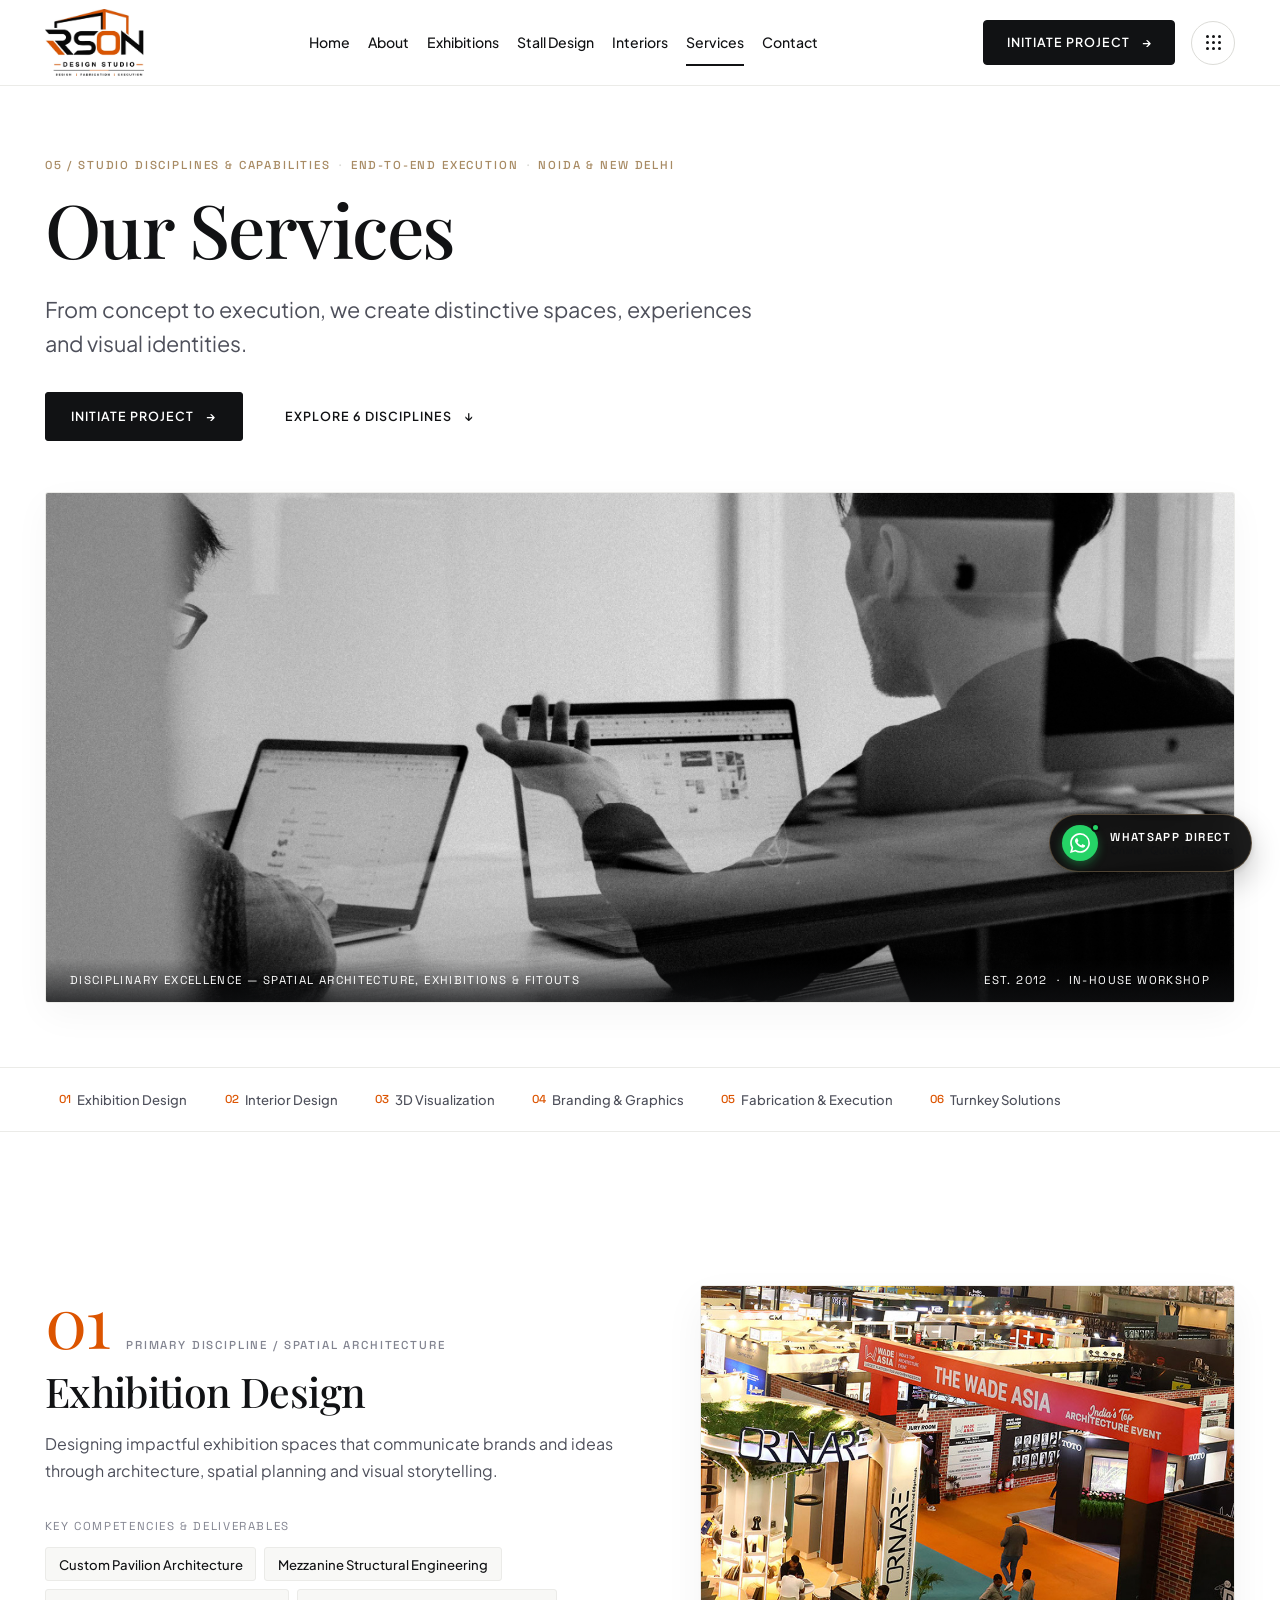
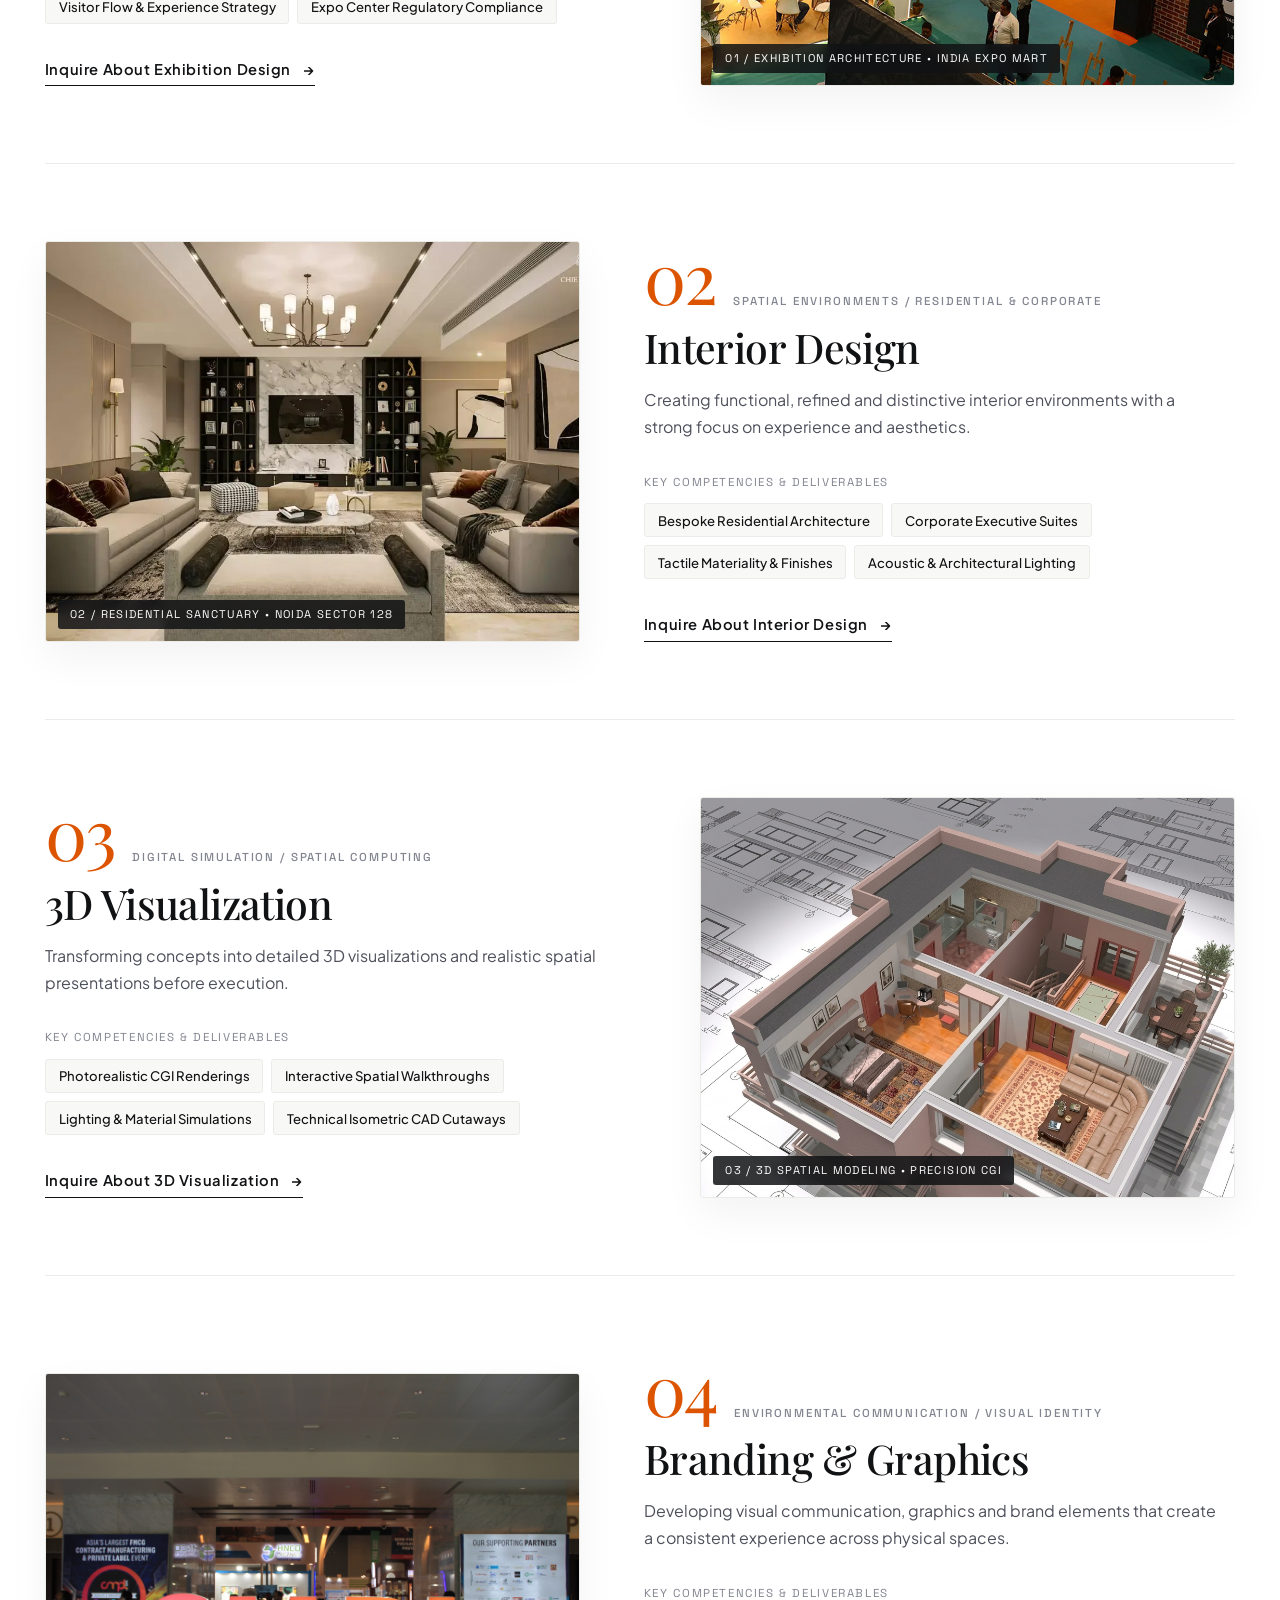
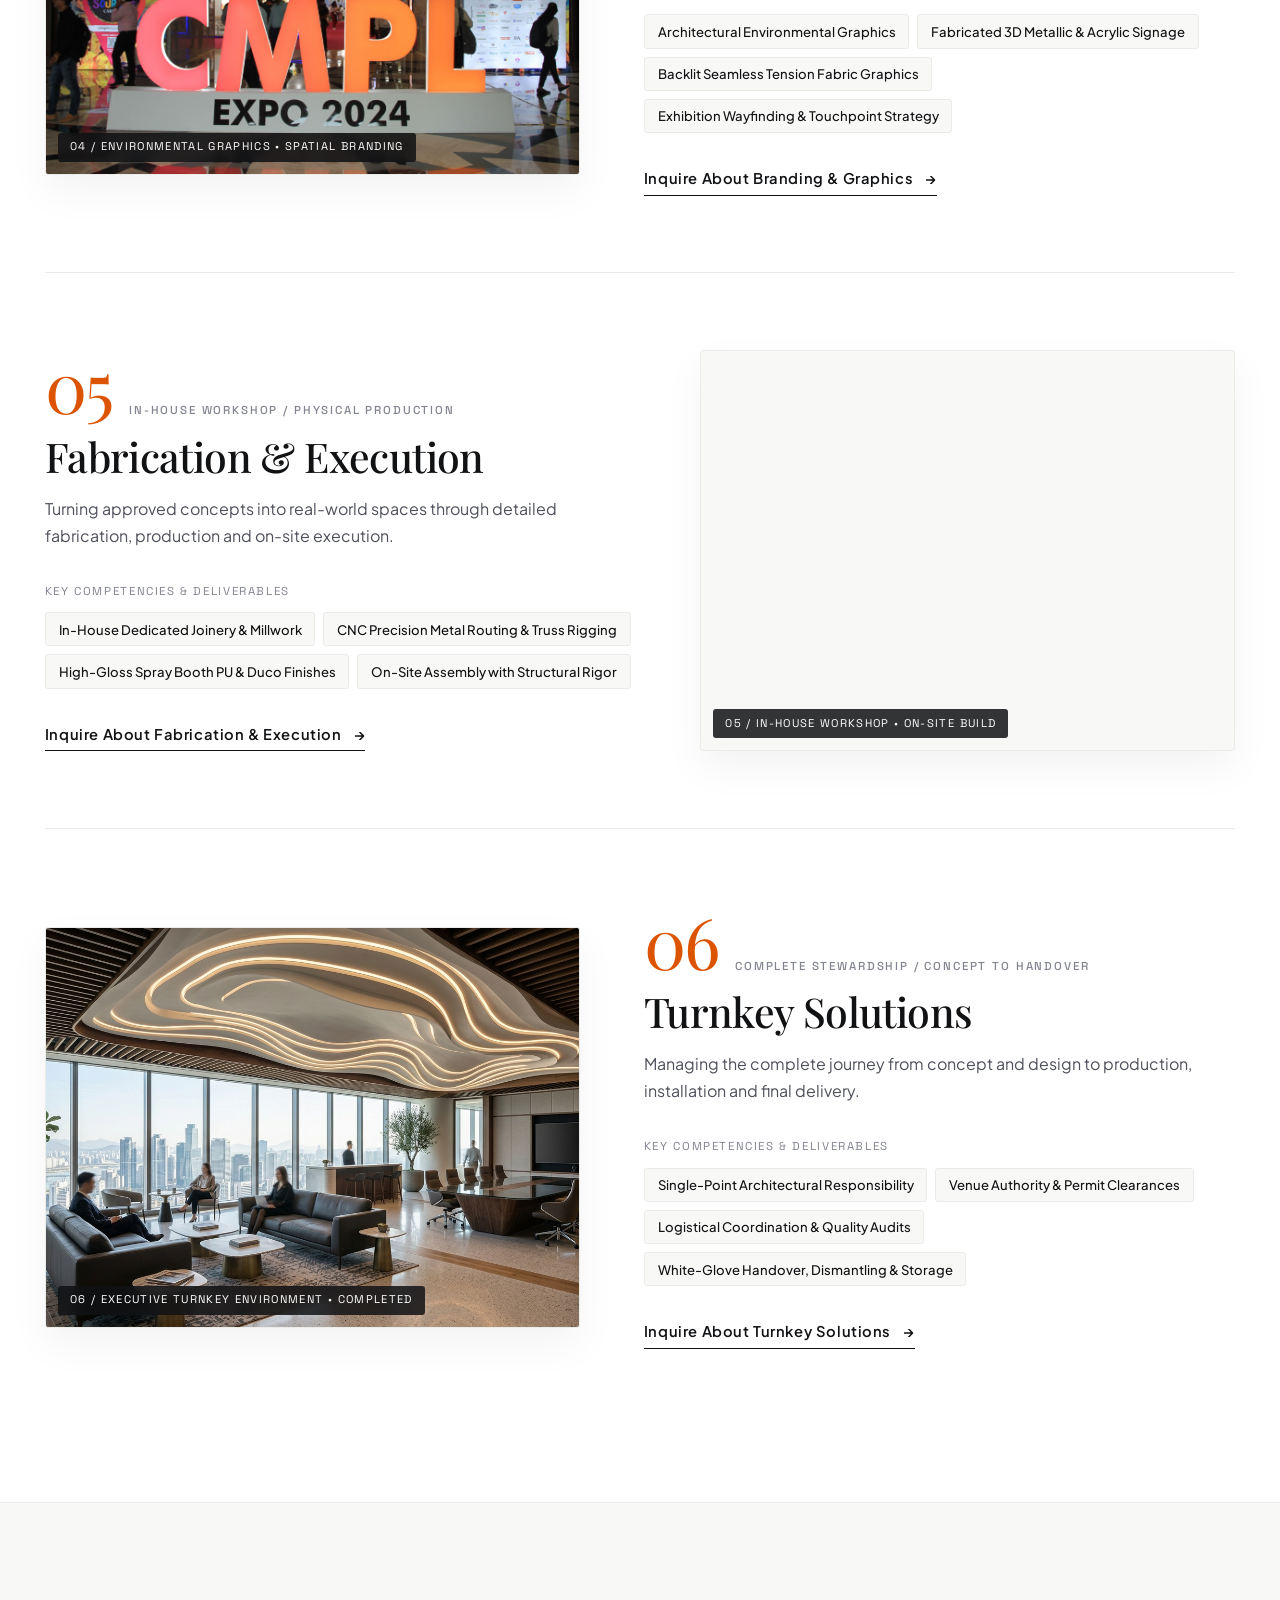
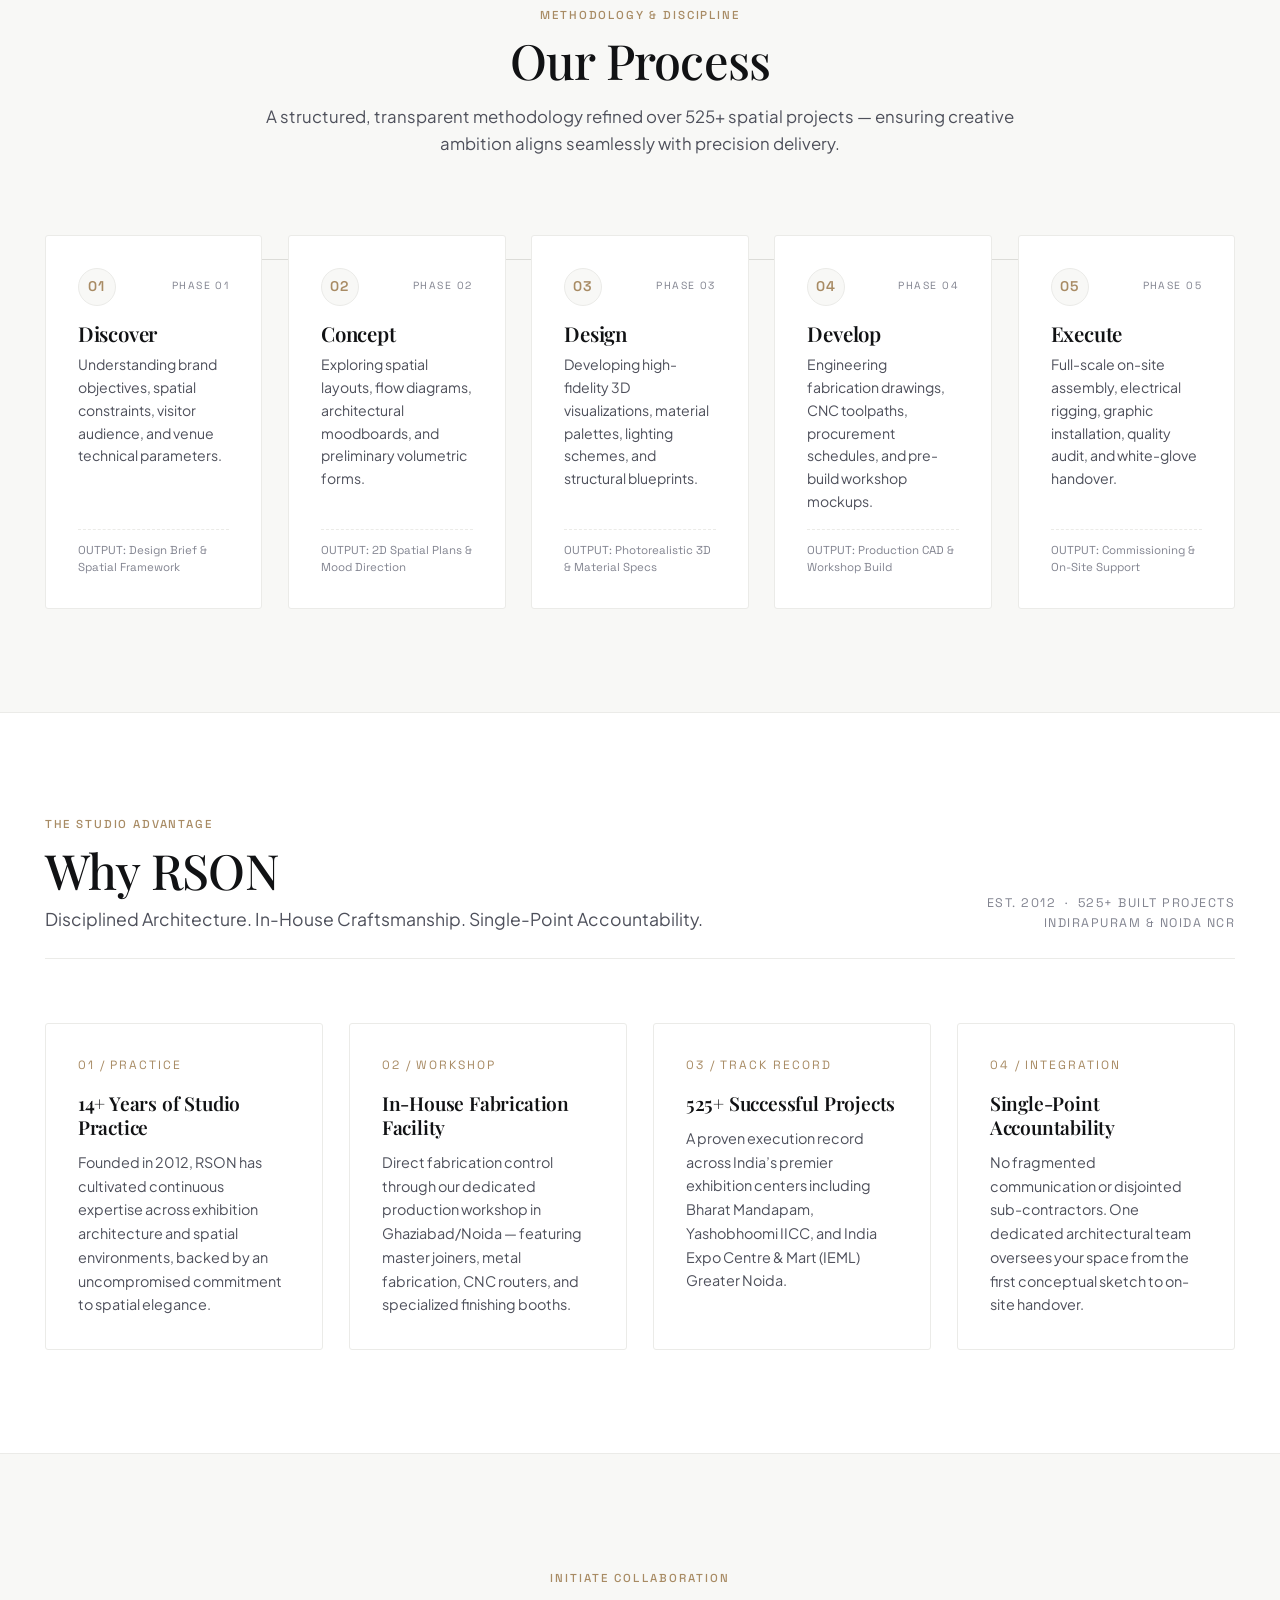
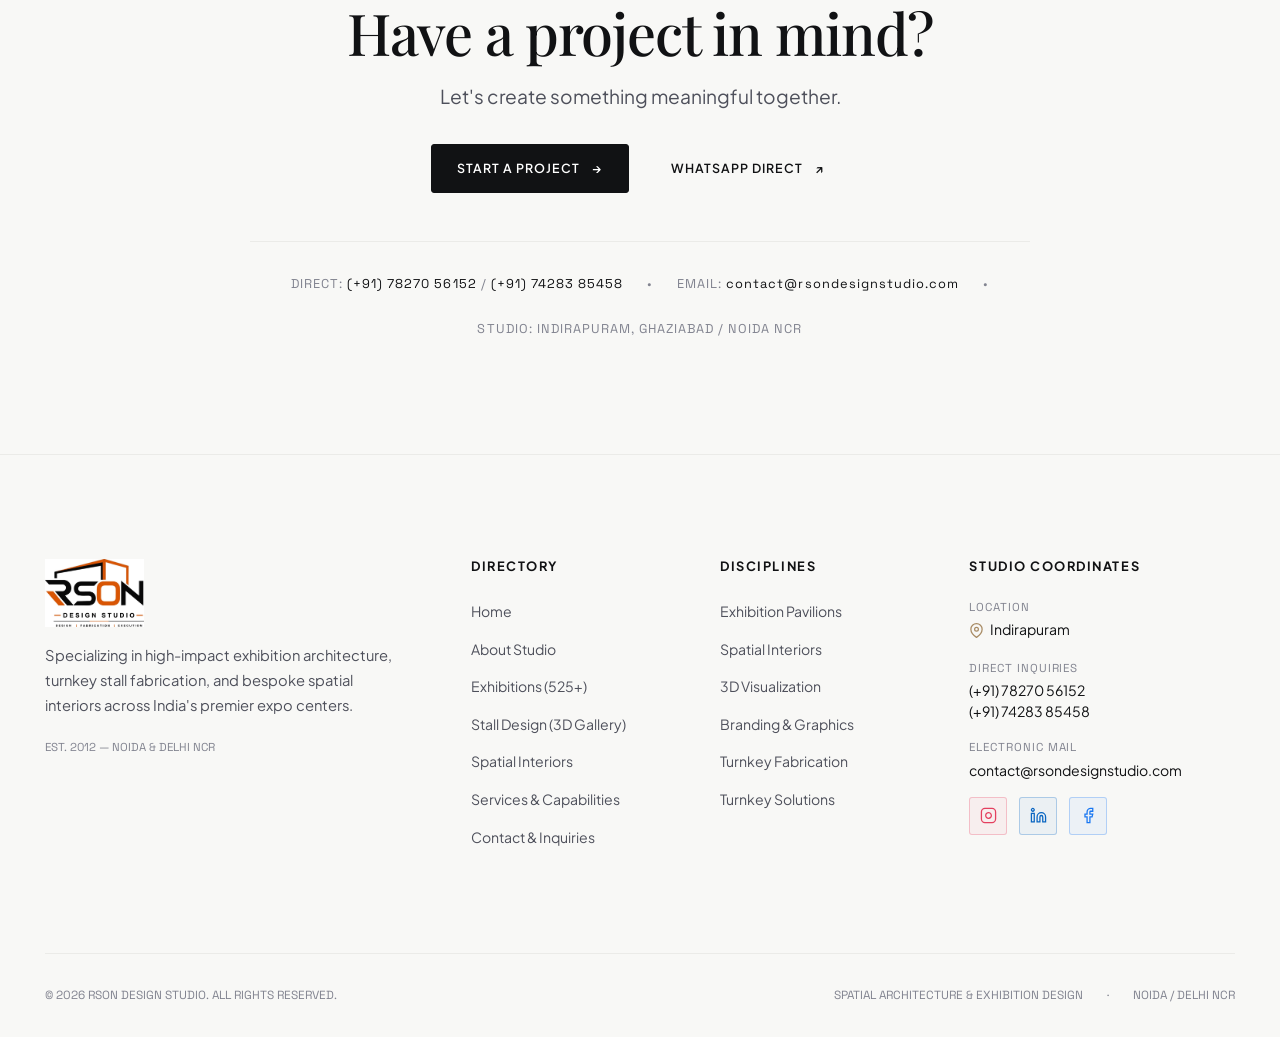
<file: services.html>
<!DOCTYPE html>
<html lang="en">
<head>
  <meta charset="UTF-8">
  <meta name="viewport" content="width=device-width, initial-scale=1.0">
  <title>Exhibition Design & Turnkey Fabrication Services — RSON Design Studio</title>
  <meta name="description" content="Comprehensive spatial disciplines — Exhibition Pavilion Design, 3D Visualization, Turnkey Stall Fabrication, and Luxury Interior Fitouts in Noida, Delhi NCR, and across India.">
  <meta name="keywords" content="exhibition design studio Noida, turnkey exhibition stall builder Delhi NCR, 3D spatial visualization, luxury interior fitouts, exhibition fabrication workshop Ghaziabad, turnkey pavilion construction India">
  <meta name="author" content="RSON Design Studio">
  <meta name="robots" content="index, follow, max-image-preview:large, max-snippet:-1, max-video-preview:-1">
  <link rel="canonical" href="https://www.rsondesignstudio.com/services">

  <!-- Geo Local SEO Meta -->
  <meta name="geo.region" content="IN-UP">
  <meta name="geo.placename" content="Indirapuram, Ghaziabad, Noida, Delhi NCR">
  <meta name="geo.position" content="28.6360;77.3685">
  <meta name="ICBM" content="28.6360, 77.3685">

  <!-- OpenGraph Meta -->
  <meta property="og:locale" content="en_IN">
  <meta property="og:type" content="website">
  <meta property="og:site_name" content="RSON Design Studio">
  <meta property="og:title" content="Exhibition Design & Turnkey Fabrication Services — RSON Design Studio">
  <meta property="og:description" content="From concept to execution, we create distinctive spaces, experiences and visual identities across exhibition architecture and spatial interiors.">
  <meta property="og:image" content="https://www.rsondesignstudio.com/assets/images/matecia-pavilion.jpg">
  <meta property="og:image:width" content="1200">
  <meta property="og:image:height" content="630">
  <meta property="og:image:alt" content="RSON Design Studio Turnkey Exhibition Services">
  <meta property="og:url" content="https://www.rsondesignstudio.com/services">

  <!-- Twitter Card Meta -->
  <meta name="twitter:card" content="summary_large_image">
  <meta name="twitter:title" content="Exhibition Design & Turnkey Fabrication Services — RSON Design Studio">
  <meta name="twitter:description" content="From concept to execution, we create distinctive spaces, experiences and visual identities across exhibition architecture and spatial interiors.">
  <meta name="twitter:image" content="https://www.rsondesignstudio.com/assets/images/matecia-pavilion.jpg">

  <!-- Favicon & PWA Icons -->
  <link rel="icon" type="image/jpeg" href="assets/images/logo.jpeg">
  <link rel="apple-touch-icon" href="assets/images/logo-cropped.jpeg">
  <link rel="manifest" href="site.webmanifest">
  <meta name="theme-color" content="#111214">

  <!-- JSON-LD Structured Data: Service, ItemList & BreadcrumbList -->
  <script type="application/ld+json">
  {
    "@context": "https://schema.org",
    "@graph": [
      {
        "@type": "Service",
        "@id": "https://www.rsondesignstudio.com/services#service",
        "serviceType": "Exhibition Stall Architecture & Turnkey Fabrication",
        "provider": {
          "@type": "ProfessionalService",
          "name": "RSON Design Studio",
          "url": "https://www.rsondesignstudio.com/"
        },
        "areaServed": {
          "@type": "Country",
          "name": "India"
        },
        "hasOfferCatalog": {
          "@type": "OfferCatalog",
          "name": "Studio Disciplines",
          "itemListElement": [
            {
              "@type": "Offer",
              "itemOffered": {
                "@type": "Service",
                "name": "01 / Exhibition Pavilion Architecture",
                "description": "Monumental bespoke exhibition booths for premier expos including Bharat Mandapam, Yashobhoomi, and IEML."
              }
            },
            {
              "@type": "Offer",
              "itemOffered": {
                "@type": "Service",
                "name": "02 / Commercial & Retail Interior Fitouts",
                "description": "Turnkey interior architecture for corporate headquarters, experience centers, and luxury suites."
              }
            },
            {
              "@type": "Offer",
              "itemOffered": {
                "@type": "Service",
                "name": "03 / 3D Spatial Visualisation & Renders",
                "description": "Hyper-realistic multi-angle 3D visualization, lighting simulations, and structural drawings."
              }
            },
            {
              "@type": "Offer",
              "itemOffered": {
                "@type": "Service",
                "name": "04 / In-House Fabrication & Build",
                "description": "Precision carpentry, CNC routing, structural metalwork, and electrical engineering under one roof."
              }
            }
          ]
        }
      },
      {
        "@type": "BreadcrumbList",
        "@id": "https://www.rsondesignstudio.com/services#breadcrumb",
        "itemListElement": [
          {
            "@type": "ListItem",
            "position": 1,
            "name": "Home",
            "item": "https://www.rsondesignstudio.com/"
          },
          {
            "@type": "ListItem",
            "position": 2,
            "name": "Services",
            "item": "https://www.rsondesignstudio.com/services"
          }
        ]
      }
    ]
  }
  </script>

  <!-- Google Fonts: Playfair Display, Plus Jakarta Sans, Space Grotesk -->
  <link rel="preconnect" href="https://fonts.googleapis.com">
  <link rel="preconnect" href="https://fonts.gstatic.com" crossorigin>
  <link href="https://fonts.googleapis.com/css2?family=Playfair+Display:ital,wght@0,400;0,500;0,600;0,700;1,400;1,500;1,600&family=Plus+Jakarta+Sans:wght@300;400;500;600;700;800&family=Space+Grotesk:wght@400;500;600&display=swap" rel="stylesheet">

  <!-- Stylesheets (Locked Design System) -->
  <link rel="stylesheet" href="css/design-system.css">
  <link rel="stylesheet" href="css/layout.css">
  <link rel="stylesheet" href="css/services.css">
</head>
<body>

  <!-- =========================================================================
       01. PRIMARY SITE HEADER (SHARED ARCHITECTURAL NAVIGATION - LOCKED)
       ========================================================================= -->
  <header class="site-header">
    <div class="container header-container">
      <!-- Studio Brand Identity Lockup with Original Website Logo -->
      <a href="/" class="brand-lockup" aria-label="RSON Design Studio Homepage">
        <img src="assets/images/logo-cropped.jpeg" alt="RSON Design Studio Logo" class="header-logo-img">
      </a>

      <!-- Desktop Architectural Navigation (Services is Active) -->
      <nav class="desktop-nav" aria-label="Main Navigation">
        <a href="/" class="nav-link">Home</a>
        <a href="about" class="nav-link">About</a>
        <a href="exhibitions" class="nav-link">Exhibitions</a>
        <a href="stall-design" class="nav-link">Stall Design</a>
        <a href="interiors" class="nav-link">Interiors</a>
        <a href="services" class="nav-link active" aria-current="page">Services</a>
        <a href="contact" class="nav-link">Contact</a>
      </nav>

      <!-- Header Actions -->
      <div class="header-actions">
        <a href="contact" class="btn btn-black btn-initiate">
          <span>INITIATE PROJECT</span>
          <span aria-hidden="true">→</span>
        </a>
        <button class="btn-grid-menu" aria-label="Toggle Navigation & Coordinates Drawer" aria-expanded="false">
          <div class="grid-dots-icon" aria-hidden="true">
            <span></span><span></span><span></span>
            <span></span><span></span><span></span>
            <span></span><span></span><span></span>
          </div>
        </button>
      </div>
    </div>
  </header>

  <!-- =========================================================================
       02. MOBILE & COORDINATES DRAWER (LOCKED)
       ========================================================================= -->
  <div class="mobile-drawer" aria-label="Mobile Navigation Overlay">
    <ul class="mobile-nav-list">
      <li class="mobile-nav-item">
        <span class="mobile-nav-num">01</span>
        <a href="/" class="mobile-nav-link">Home</a>
      </li>
      <li class="mobile-nav-item">
        <span class="mobile-nav-num">02</span>
        <a href="about" class="mobile-nav-link">About Studio</a>
      </li>
      <li class="mobile-nav-item">
        <span class="mobile-nav-num">03</span>
        <a href="exhibitions" class="mobile-nav-link">Exhibitions</a>
      </li>
      <li class="mobile-nav-item">
        <span class="mobile-nav-num">04</span>
        <a href="stall-design" class="mobile-nav-link">Stall Design</a>
      </li>
      <li class="mobile-nav-item">
        <span class="mobile-nav-num">05</span>
        <a href="interiors" class="mobile-nav-link">Interiors</a>
      </li>
      <li class="mobile-nav-item">
        <span class="mobile-nav-num">06</span>
        <a href="services" class="mobile-nav-link active">Services</a>
      </li>
      <li class="mobile-nav-item">
        <span class="mobile-nav-num">07</span>
        <a href="contact" class="mobile-nav-link">Contact</a>
      </li>
    </ul>

    <div class="mobile-drawer-footer">
      <div class="mobile-contact-row">
        <span class="mobile-contact-label">Studio Coordinates</span>
        <span class="mobile-contact-val">112/2, Abhay Khand 1st, Indirapuram, Ghaziabad UP 201014 / Noida NCR</span>
      </div>
      <div class="mobile-contact-row">
        <span class="mobile-contact-label">Direct Line</span>
        <span class="mobile-contact-val">(+91) 78270 56152 &nbsp;·&nbsp; (+91) 74283 85458</span>
      </div>
      <div style="margin-top: var(--space-sm);">
        <a href="https://wa.me/917827056152?text=Hello%20RSON%20Studio%2C%20I%20would%20like%20to%20discuss%20a%20project%20inquiry." target="_blank" rel="noopener noreferrer" class="btn btn-black" style="width: 100%;">
          Chat via WhatsApp Direct
        </a>
      </div>
    </div>
  </div>

  <main>
    <!-- =========================================================================
         03. SERVICES HERO SECTION
         Editorial hero with concise supporting copy and strong architectural visual
         ========================================================================= -->
    <section class="services-hero" id="hero">
      <div class="container">
        <div class="services-hero-header fade-up">
          <div class="services-meta-kicker">
            <span>05 / STUDIO DISCIPLINES &amp; CAPABILITIES</span>
            <span class="services-meta-divider">·</span>
            <span>END-TO-END EXECUTION</span>
            <span class="services-meta-divider">·</span>
            <span>NOIDA &amp; NEW DELHI</span>
          </div>
          <h1 class="services-hero-title">
            Our Services
          </h1>
          <p class="services-hero-intro">
            From concept to execution, we create distinctive spaces, experiences and visual identities.
          </p>
          <div class="services-hero-actions">
            <a href="contact?type=service" class="btn btn-black">
              <span>INITIATE PROJECT</span>
              <span aria-hidden="true">→</span>
            </a>
            <a href="#services-matrix" class="btn btn-outline">
              <span>EXPLORE 6 DISCIPLINES</span>
              <span aria-hidden="true">↓</span>
            </a>
          </div>
        </div>

        <!-- Hero Architectural Showcase Image -->
        <div class="services-hero-visual fade-up">
          <img 
            src="assets/images/aimsite-service-1.jpg" 
            alt="RSON Design Studio Architectural Exhibition Pavilion Installation" 
            class="services-hero-img"
            width="1600"
            height="680"
            loading="eager"
            decoding="async"
          >
          <div class="services-hero-caption">
            <span>DISCIPLINARY EXCELLENCE — SPATIAL ARCHITECTURE, EXHIBITIONS &amp; FITOUTS</span>
            <span>EST. 2012 &nbsp;·&nbsp; IN-HOUSE WORKSHOP</span>
          </div>
        </div>
      </div>
    </section>

    <!-- =========================================================================
         04. DISCIPLINE QUICK ANCHOR BAR
         ========================================================================= -->
    <nav class="services-index-bar" aria-label="Discipline Index Navigation">
      <div class="container">
        <div class="services-index-nav">
          <a href="#service-01" class="services-index-link">
            <span class="idx-num">01</span>
            <span>Exhibition Design</span>
          </a>
          <a href="#service-02" class="services-index-link">
            <span class="idx-num">02</span>
            <span>Interior Design</span>
          </a>
          <a href="#service-03" class="services-index-link">
            <span class="idx-num">03</span>
            <span>3D Visualization</span>
          </a>
          <a href="#service-04" class="services-index-link">
            <span class="idx-num">04</span>
            <span>Branding &amp; Graphics</span>
          </a>
          <a href="#service-05" class="services-index-link">
            <span class="idx-num">05</span>
            <span>Fabrication &amp; Execution</span>
          </a>
          <a href="#service-06" class="services-index-link">
            <span class="idx-num">06</span>
            <span>Turnkey Solutions</span>
          </a>
        </div>
      </div>
    </nav>

    <!-- =========================================================================
         05. SIX CORE SERVICES (EDITORIAL ALTERNATING LAYOUT)
         ========================================================================= -->
    <section class="services-editorial-section" id="services-matrix">
      <div class="container">

        <!-- -------------------------------------------------------------------
             SERVICE 01: EXHIBITION DESIGN (Text Left, Image Right)
             ------------------------------------------------------------------- -->
        <article class="service-block" id="service-01">
          <div class="service-grid">
            <div class="service-text-col fade-up">
              <div class="service-header-meta">
                <span class="service-number">01</span>
                <span class="service-eyebrow">PRIMARY DISCIPLINE / SPATIAL ARCHITECTURE</span>
              </div>
              <h2 class="service-title">Exhibition Design</h2>
              <p class="service-description">
                Designing impactful exhibition spaces that communicate brands and ideas through architecture, spatial planning and visual storytelling.
              </p>
              <div class="service-capabilities">
                <span class="service-cap-label">Key Competencies &amp; Deliverables</span>
                <ul class="service-tags-list">
                  <li class="service-tag">Custom Pavilion Architecture</li>
                  <li class="service-tag">Mezzanine Structural Engineering</li>
                  <li class="service-tag">Visitor Flow &amp; Experience Strategy</li>
                  <li class="service-tag">Expo Center Regulatory Compliance</li>
                </ul>
              </div>
              <div>
                <a href="contact?type=exhibition-design" class="service-inquire-link">
                  <span>Inquire About Exhibition Design</span>
                  <span class="arrow" aria-hidden="true">→</span>
                </a>
              </div>
            </div>
            <div class="service-media-col fade-up">
              <div class="service-image-frame">
                <img 
                  src="assets/images/matecia-pavilion.jpg" 
                  alt="Custom Exhibition Pavilion Architecture by RSON Studio" 
                  class="service-img"
                  width="800"
                  height="600"
                  loading="lazy"
                  decoding="async"
                >
                <div class="service-image-badge">
                  <span>01 / EXHIBITION ARCHITECTURE &bull; INDIA EXPO MART</span>
                </div>
              </div>
            </div>
          </div>
        </article>

        <!-- -------------------------------------------------------------------
             SERVICE 02: INTERIOR DESIGN (Reverse: Image Left, Text Right)
             ------------------------------------------------------------------- -->
        <article class="service-block service-block--reverse" id="service-02">
          <div class="service-grid">
            <div class="service-text-col fade-up">
              <div class="service-header-meta">
                <span class="service-number">02</span>
                <span class="service-eyebrow">SPATIAL ENVIRONMENTS / RESIDENTIAL &amp; CORPORATE</span>
              </div>
              <h2 class="service-title">Interior Design</h2>
              <p class="service-description">
                Creating functional, refined and distinctive interior environments with a strong focus on experience and aesthetics.
              </p>
              <div class="service-capabilities">
                <span class="service-cap-label">Key Competencies &amp; Deliverables</span>
                <ul class="service-tags-list">
                  <li class="service-tag">Bespoke Residential Architecture</li>
                  <li class="service-tag">Corporate Executive Suites</li>
                  <li class="service-tag">Tactile Materiality &amp; Finishes</li>
                  <li class="service-tag">Acoustic &amp; Architectural Lighting</li>
                </ul>
              </div>
              <div>
                <a href="contact?type=interior-design" class="service-inquire-link">
                  <span>Inquire About Interior Design</span>
                  <span class="arrow" aria-hidden="true">→</span>
                </a>
              </div>
            </div>
            <div class="service-media-col fade-up">
              <div class="service-image-frame">
                <img 
                  src="assets/images/luxury-interior.webp" 
                  alt="Luxury Refined Interior Architecture by RSON Studio" 
                  class="service-img"
                  width="800"
                  height="600"
                  loading="lazy"
                  decoding="async"
                >
                <div class="service-image-badge">
                  <span>02 / RESIDENTIAL SANCTUARY &bull; NOIDA SECTOR 128</span>
                </div>
              </div>
            </div>
          </div>
        </article>

        <!-- -------------------------------------------------------------------
             SERVICE 03: 3D VISUALIZATION (Text Left, Image Right)
             ------------------------------------------------------------------- -->
        <article class="service-block" id="service-03">
          <div class="service-grid">
            <div class="service-text-col fade-up">
              <div class="service-header-meta">
                <span class="service-number">03</span>
                <span class="service-eyebrow">DIGITAL SIMULATION / SPATIAL COMPUTING</span>
              </div>
              <h2 class="service-title">3D Visualization</h2>
              <p class="service-description">
                Transforming concepts into detailed 3D visualizations and realistic spatial presentations before execution.
              </p>
              <div class="service-capabilities">
                <span class="service-cap-label">Key Competencies &amp; Deliverables</span>
                <ul class="service-tags-list">
                  <li class="service-tag">Photorealistic CGI Renderings</li>
                  <li class="service-tag">Interactive Spatial Walkthroughs</li>
                  <li class="service-tag">Lighting &amp; Material Simulations</li>
                  <li class="service-tag">Technical Isometric CAD Cutaways</li>
                </ul>
              </div>
              <div>
                <a href="contact?type=3d-visualization" class="service-inquire-link">
                  <span>Inquire About 3D Visualization</span>
                  <span class="arrow" aria-hidden="true">→</span>
                </a>
              </div>
            </div>
            <div class="service-media-col fade-up">
              <div class="service-image-frame">
                <img 
                  src="assets/images/construction-blueprint-3d.jpg" 
                  alt="3D Spatial Visualization and Architectural Modeling" 
                  class="service-img"
                  width="800"
                  height="600"
                  loading="lazy"
                  decoding="async"
                >
                <div class="service-image-badge">
                  <span>03 / 3D SPATIAL MODELING &bull; PRECISION CGI</span>
                </div>
              </div>
            </div>
          </div>
        </article>

        <!-- -------------------------------------------------------------------
             SERVICE 04: BRANDING & GRAPHICS (Reverse: Image Left, Text Right)
             ------------------------------------------------------------------- -->
        <article class="service-block service-block--reverse" id="service-04">
          <div class="service-grid">
            <div class="service-text-col fade-up">
              <div class="service-header-meta">
                <span class="service-number">04</span>
                <span class="service-eyebrow">ENVIRONMENTAL COMMUNICATION / VISUAL IDENTITY</span>
              </div>
              <h2 class="service-title">Branding &amp; Graphics</h2>
              <p class="service-description">
                Developing visual communication, graphics and brand elements that create a consistent experience across physical spaces.
              </p>
              <div class="service-capabilities">
                <span class="service-cap-label">Key Competencies &amp; Deliverables</span>
                <ul class="service-tags-list">
                  <li class="service-tag">Architectural Environmental Graphics</li>
                  <li class="service-tag">Fabricated 3D Metallic &amp; Acrylic Signage</li>
                  <li class="service-tag">Backlit Seamless Tension Fabric Graphics</li>
                  <li class="service-tag">Exhibition Wayfinding &amp; Touchpoint Strategy</li>
                </ul>
              </div>
              <div>
                <a href="contact?type=branding-graphics" class="service-inquire-link">
                  <span>Inquire About Branding &amp; Graphics</span>
                  <span class="arrow" aria-hidden="true">→</span>
                </a>
              </div>
            </div>
            <div class="service-media-col fade-up">
              <div class="service-image-frame">
                <img 
                  src="assets/images/aimsite-service-3.jpg" 
                  alt="Environmental Graphics and Spatial Branding" 
                  class="service-img"
                  width="800"
                  height="600"
                  loading="lazy"
                  decoding="async"
                >
                <div class="service-image-badge">
                  <span>04 / ENVIRONMENTAL GRAPHICS &bull; SPATIAL BRANDING</span>
                </div>
              </div>
            </div>
          </div>
        </article>

        <!-- -------------------------------------------------------------------
             SERVICE 05: FABRICATION & EXECUTION (Text Left, Image Right)
             ------------------------------------------------------------------- -->
        <article class="service-block" id="service-05">
          <div class="service-grid">
            <div class="service-text-col fade-up">
              <div class="service-header-meta">
                <span class="service-number">05</span>
                <span class="service-eyebrow">IN-HOUSE WORKSHOP / PHYSICAL PRODUCTION</span>
              </div>
              <h2 class="service-title">Fabrication &amp; Execution</h2>
              <p class="service-description">
                Turning approved concepts into real-world spaces through detailed fabrication, production and on-site execution.
              </p>
              <div class="service-capabilities">
                <span class="service-cap-label">Key Competencies &amp; Deliverables</span>
                <ul class="service-tags-list">
                  <li class="service-tag">In-House Dedicated Joinery &amp; Millwork</li>
                  <li class="service-tag">CNC Precision Metal Routing &amp; Truss Rigging</li>
                  <li class="service-tag">High-Gloss Spray Booth PU &amp; Duco Finishes</li>
                  <li class="service-tag">On-Site Assembly with Structural Rigor</li>
                </ul>
              </div>
              <div>
                <a href="contact?type=fabrication" class="service-inquire-link">
                  <span>Inquire About Fabrication &amp; Execution</span>
                  <span class="arrow" aria-hidden="true">→</span>
                </a>
              </div>
            </div>
            <div class="service-media-col fade-up">
              <div class="service-image-frame">
                <img 
                  src="assets/images/stall-fabrication.webp" 
                  alt="In-house Exhibition Stall Fabrication and On-site Execution" 
                  class="service-img"
                  width="800"
                  height="600"
                  loading="lazy"
                  decoding="async"
                >
                <div class="service-image-badge">
                  <span>05 / IN-HOUSE WORKSHOP &bull; ON-SITE BUILD</span>
                </div>
              </div>
            </div>
          </div>
        </article>

        <!-- -------------------------------------------------------------------
             SERVICE 06: TURNKEY SOLUTIONS (Reverse: Image Left, Text Right)
             ------------------------------------------------------------------- -->
        <article class="service-block service-block--reverse" id="service-06">
          <div class="service-grid">
            <div class="service-text-col fade-up">
              <div class="service-header-meta">
                <span class="service-number">06</span>
                <span class="service-eyebrow">COMPLETE STEWARDSHIP / CONCEPT TO HANDOVER</span>
              </div>
              <h2 class="service-title">Turnkey Solutions</h2>
              <p class="service-description">
                Managing the complete journey from concept and design to production, installation and final delivery.
              </p>
              <div class="service-capabilities">
                <span class="service-cap-label">Key Competencies &amp; Deliverables</span>
                <ul class="service-tags-list">
                  <li class="service-tag">Single-Point Architectural Responsibility</li>
                  <li class="service-tag">Venue Authority &amp; Permit Clearances</li>
                  <li class="service-tag">Logistical Coordination &amp; Quality Audits</li>
                  <li class="service-tag">White-Glove Handover, Dismantling &amp; Storage</li>
                </ul>
              </div>
              <div>
                <a href="contact?type=turnkey-solutions" class="service-inquire-link">
                  <span>Inquire About Turnkey Solutions</span>
                  <span class="arrow" aria-hidden="true">→</span>
                </a>
              </div>
            </div>
            <div class="service-media-col fade-up">
              <div class="service-image-frame">
                <img 
                  src="assets/images/corporate-lounge-hq.jpg" 
                  alt="Complete Turnkey Spatial Project Handover by RSON Studio" 
                  class="service-img"
                  width="800"
                  height="600"
                  loading="lazy"
                  decoding="async"
                >
                <div class="service-image-badge">
                  <span>06 / EXECUTIVE TURNKEY ENVIRONMENT &bull; COMPLETED</span>
                </div>
              </div>
            </div>
          </div>
        </article>

      </div>
    </section>

    <!-- =========================================================================
         06. OUR PROCESS SECTION (5-STEP EDITORIAL TIMELINE)
         ========================================================================= -->
    <section class="process-section" id="process">
      <div class="container">
        <div class="process-header fade-up">
          <span class="process-kicker">METHODOLOGY &amp; DISCIPLINE</span>
          <h2 class="process-title">Our Process</h2>
          <p class="process-intro">
            A structured, transparent methodology refined over 525+ spatial projects — ensuring creative ambition aligns seamlessly with precision delivery.
          </p>
        </div>

        <div class="process-grid">
          <!-- Step 01: Discover -->
          <div class="process-card fade-up">
            <div class="process-card-top">
              <span class="process-step-num">01</span>
              <span class="process-phase-badge">PHASE 01</span>
            </div>
            <h3 class="process-card-title">Discover</h3>
            <p class="process-card-desc">
              Understanding brand objectives, spatial constraints, visitor audience, and venue technical parameters.
            </p>
            <div class="process-deliverables">
              <span>OUTPUT: Design Brief &amp; Spatial Framework</span>
            </div>
          </div>

          <!-- Step 02: Concept -->
          <div class="process-card fade-up">
            <div class="process-card-top">
              <span class="process-step-num">02</span>
              <span class="process-phase-badge">PHASE 02</span>
            </div>
            <h3 class="process-card-title">Concept</h3>
            <p class="process-card-desc">
              Exploring spatial layouts, flow diagrams, architectural moodboards, and preliminary volumetric forms.
            </p>
            <div class="process-deliverables">
              <span>OUTPUT: 2D Spatial Plans &amp; Mood Direction</span>
            </div>
          </div>

          <!-- Step 03: Design -->
          <div class="process-card fade-up">
            <div class="process-card-top">
              <span class="process-step-num">03</span>
              <span class="process-phase-badge">PHASE 03</span>
            </div>
            <h3 class="process-card-title">Design</h3>
            <p class="process-card-desc">
              Developing high-fidelity 3D visualizations, material palettes, lighting schemes, and structural blueprints.
            </p>
            <div class="process-deliverables">
              <span>OUTPUT: Photorealistic 3D &amp; Material Specs</span>
            </div>
          </div>

          <!-- Step 04: Develop -->
          <div class="process-card fade-up">
            <div class="process-card-top">
              <span class="process-step-num">04</span>
              <span class="process-phase-badge">PHASE 04</span>
            </div>
            <h3 class="process-card-title">Develop</h3>
            <p class="process-card-desc">
              Engineering fabrication drawings, CNC toolpaths, procurement schedules, and pre-build workshop mockups.
            </p>
            <div class="process-deliverables">
              <span>OUTPUT: Production CAD &amp; Workshop Build</span>
            </div>
          </div>

          <!-- Step 05: Execute -->
          <div class="process-card fade-up">
            <div class="process-card-top">
              <span class="process-step-num">05</span>
              <span class="process-phase-badge">PHASE 05</span>
            </div>
            <h3 class="process-card-title">Execute</h3>
            <p class="process-card-desc">
              Full-scale on-site assembly, electrical rigging, graphic installation, quality audit, and white-glove handover.
            </p>
            <div class="process-deliverables">
              <span>OUTPUT: Commissioning &amp; On-Site Support</span>
            </div>
          </div>
        </div>
      </div>
    </section>

    <!-- =========================================================================
         07. WHY RSON SECTION
         Verified facts only — no invented awards or false statistics
         ========================================================================= -->
    <section class="why-rson-section" id="why-rson">
      <div class="container">
        <div class="why-header fade-up">
          <div class="why-header-left">
            <span class="why-kicker">THE STUDIO ADVANTAGE</span>
            <h2 class="why-title">Why RSON</h2>
            <p class="why-tagline">
              Disciplined Architecture. In-House Craftsmanship. Single-Point Accountability.
            </p>
          </div>
          <div class="why-header-stats">
            <span>EST. 2012 &nbsp;·&nbsp; 525+ BUILT PROJECTS</span><br>
            <span>INDIRAPURAM &amp; NOIDA NCR</span>
          </div>
        </div>

        <div class="why-grid">
          <!-- Card 1 -->
          <div class="why-card fade-up">
            <span class="why-card-num">01 / PRACTICE</span>
            <h3 class="why-card-title">14+ Years of Studio Practice</h3>
            <p class="why-card-text">
              Founded in 2012, RSON has cultivated continuous expertise across exhibition architecture and spatial environments, backed by an uncompromised commitment to spatial elegance.
            </p>
          </div>

          <!-- Card 2 -->
          <div class="why-card fade-up">
            <span class="why-card-num">02 / WORKSHOP</span>
            <h3 class="why-card-title">In-House Fabrication Facility</h3>
            <p class="why-card-text">
              Direct fabrication control through our dedicated production workshop in Ghaziabad/Noida — featuring master joiners, metal fabrication, CNC routers, and specialized finishing booths.
            </p>
          </div>

          <!-- Card 3 -->
          <div class="why-card fade-up">
            <span class="why-card-num">03 / TRACK RECORD</span>
            <h3 class="why-card-title">525+ Successful Projects</h3>
            <p class="why-card-text">
              A proven execution record across India’s premier exhibition centers including Bharat Mandapam, Yashobhoomi IICC, and India Expo Centre &amp; Mart (IEML) Greater Noida.
            </p>
          </div>

          <!-- Card 4 -->
          <div class="why-card fade-up">
            <span class="why-card-num">04 / INTEGRATION</span>
            <h3 class="why-card-title">Single-Point Accountability</h3>
            <p class="why-card-text">
              No fragmented communication or disjointed sub-contractors. One dedicated architectural team oversees your space from the first conceptual sketch to on-site handover.
            </p>
          </div>
        </div>
      </div>
    </section>

    <!-- =========================================================================
         08. FINAL CTA SECTION
         ========================================================================= -->
    <section class="services-cta-section" id="cta">
      <div class="container">
        <div class="services-cta-inner fade-up">
          <span class="services-cta-kicker">INITIATE COLLABORATION</span>
          <h2 class="services-cta-title">
            Have a project in mind?
          </h2>
          <p class="services-cta-subtitle">
            Let's create something meaningful together.
          </p>
          <div class="services-cta-btn-wrap">
            <a href="contact?type=service" class="btn btn-black btn-lg">
              <span>Start a Project</span>
              <span aria-hidden="true">→</span>
            </a>
            <a href="https://wa.me/917827056152?text=Hello%20RSON%20Studio%2C%20I%20would%20like%20to%20discuss%20a%20project%20inquiry." target="_blank" rel="noopener noreferrer" class="btn btn-outline btn-lg">
              <span>WhatsApp Direct</span>
              <span aria-hidden="true">↗</span>
            </a>
          </div>
          <div class="services-cta-coordinates">
            <span>DIRECT: <a href="tel:+917827056152">(+91) 78270 56152</a> / <a href="tel:+917428385458">(+91) 74283 85458</a></span>
            <span>&bull;</span>
            <span>EMAIL: <a href="mailto:contact@rsondesignstudio.com">contact@rsondesignstudio.com</a></span>
            <span>&bull;</span>
            <span>STUDIO: INDIRAPURAM, GHAZIABAD / NOIDA NCR</span>
          </div>
        </div>
      </div>
    </section>
  </main>

  <!-- =========================================================================
       09. MASTER ARCHITECTURAL FOOTER (LOCKED)
       ========================================================================= -->
  <footer class="site-footer">
    <div class="container">
      <div class="footer-grid">
        <!-- Col 1: Studio Identity -->
        <div class="footer-col-studio">
          <a href="/" class="brand-lockup" aria-label="RSON Design Studio Homepage">
            <img src="assets/images/logo-cropped.jpeg" alt="RSON Design Studio Logo" class="footer-logo-img">
          </a>
          <p class="footer-manifesto">
            Specializing in high-impact exhibition architecture, turnkey stall fabrication, and bespoke spatial interiors across India's premier expo centers.
          </p>
          <div style="font-family: var(--font-mono); font-size: 0.72rem; color: var(--text-muted); margin-top: 4px;">
            <span>EST. 2012 — NOIDA &amp; DELHI NCR</span>
          </div>
        </div>

        <!-- Col 2: Navigation Index -->
        <div>
          <h4 class="footer-title">Directory</h4>
          <ul class="footer-list">
            <li><a href="/" class="footer-link">Home</a></li>
            <li><a href="about" class="footer-link">About Studio</a></li>
            <li><a href="exhibitions" class="footer-link">Exhibitions (525+)</a></li>
            <li><a href="stall-design" class="footer-link">Stall Design (3D Gallery)</a></li>
            <li><a href="interiors" class="footer-link">Spatial Interiors</a></li>
            <li><a href="services" class="footer-link">Services &amp; Capabilities</a></li>
            <li><a href="contact" class="footer-link">Contact &amp; Inquiries</a></li>
          </ul>
        </div>

        <!-- Col 3: Services Disciplines -->
        <div>
          <h4 class="footer-title">Disciplines</h4>
          <ul class="footer-list">
            <li><a href="#service-01" class="footer-link">Exhibition Pavilions</a></li>
            <li><a href="#service-02" class="footer-link">Spatial Interiors</a></li>
            <li><a href="#service-03" class="footer-link">3D Visualization</a></li>
            <li><a href="#service-04" class="footer-link">Branding &amp; Graphics</a></li>
            <li><a href="#service-05" class="footer-link">Turnkey Fabrication</a></li>
            <li><a href="#service-06" class="footer-link">Turnkey Solutions</a></li>
          </ul>
        </div>

        <!-- Col 4: Studio Coordinates -->
        <div>
          <h4 class="footer-title">Studio Coordinates</h4>
          <div class="footer-contact-item">
            <span class="footer-contact-label">Location</span>
            <p class="footer-contact-val">
              <a href="https://www.google.com/maps/place/TYAGI+SUPER+STORE/@28.6359594,77.3481114,17z/data=!3m1!4b1!4m6!3m5!1s0x390ce534b3446a8d:0xf1ea96b32878de0b!8m2!3d28.6359547!4d77.3506863!16s%2Fg%2F11vwyrwkb3!18m1!1e1?entry=ttu&g_ep=EgoyMDI2MDkzMC4wIKXMDSoASAFQAw%3D%3D" target="_blank" rel="noopener noreferrer" style="display: inline-flex; align-items: center; gap: 6px; color: inherit; text-decoration: none;">
                <svg width="15" height="15" viewBox="0 0 24 24" fill="none" stroke="currentColor" stroke-width="2" stroke-linecap="round" stroke-linejoin="round" aria-hidden="true" style="color: var(--accent-beige); flex-shrink: 0;">
                  <path d="M21 10c0 7-9 13-9 13s-9-6-9-13a9 9 0 0 1 18 0z"></path>
                  <circle cx="12" cy="10" r="3"></circle>
                </svg>
                <span>Indirapuram</span>
              </a>
            </p>
          </div>
          <div class="footer-contact-item">
            <span class="footer-contact-label">Direct Inquiries</span>
            <p class="footer-contact-val">
              <a href="tel:+917827056152">(+91) 78270 56152</a><br>
              <a href="tel:+917428385458">(+91) 74283 85458</a>
            </p>
          </div>
          <div class="footer-contact-item">
            <span class="footer-contact-label">Electronic Mail</span>
            <p class="footer-contact-val">
              <a href="mailto:contact@rsondesignstudio.com">contact@rsondesignstudio.com</a>
            </p>
          </div>
          <div class="footer-socials">
            <a href="https://www.instagram.com/rson_design_studio" target="_blank" rel="noopener noreferrer" class="social-btn" aria-label="Instagram">
              <svg width="17" height="17" viewBox="0 0 24 24" fill="none" stroke="currentColor" stroke-width="1.8"><rect x="2" y="2" width="20" height="20" rx="5" ry="5"></rect><path d="M16 11.37A4 4 0 1 1 12.63 8 4 4 0 0 1 16 11.37z"></path><line x1="17.5" y1="6.5" x2="17.51" y2="6.5"></line></svg>
            </a>
            <a href="https://www.linkedin.com/in/rson-design-studio-43747942a" target="_blank" rel="noopener noreferrer" class="social-btn" aria-label="LinkedIn">
              <svg width="17" height="17" viewBox="0 0 24 24" fill="none" stroke="currentColor" stroke-width="1.8"><path d="M16 8a6 6 0 0 1 6 6v7h-4v-7a2 2 0 0 0-2-2 2 2 0 0 0-2 2v7h-4v-7a6 6 0 0 1 6-6z"></path><rect x="2" y="9" width="4" height="12"></rect><circle cx="4" cy="4" r="2"></circle></svg>
            </a>
            <a href="https://www.facebook.com/rson.entrprises" target="_blank" rel="noopener noreferrer" class="social-btn" aria-label="Facebook">
              <svg width="17" height="17" viewBox="0 0 24 24" fill="none" stroke="currentColor" stroke-width="1.8"><path d="M18 2h-3a5 5 0 0 0-5 5v3H7v4h3v8h4v-8h3l1-4h-4V7a1 1 0 0 1 1-1h3z"></path></svg>
            </a>
          </div>
        </div>
      </div>

      <!-- Footer Bottom Sub-Bar -->
      <div class="footer-bottom">
        <div>
          <span>© 2026 RSON DESIGN STUDIO. ALL RIGHTS RESERVED.</span>
        </div>
        <div class="footer-bottom-links">
          <span>SPATIAL ARCHITECTURE &amp; EXHIBITION DESIGN</span>
          <span>·</span>
          <span>NOIDA / DELHI NCR</span>
        </div>
      </div>
    </div>
  </footer>

  <!-- Floating Architectural WhatsApp Button (Direct Consultation) -->
  <a href="https://wa.me/917827056152?text=Hello%20RSON%20Studio%2C%20I%20would%20like%20to%20discuss%20a%20project%20inquiry." 
     target="_blank" 
     rel="noopener noreferrer" 
     class="floating-whatsapp-btn" 
     aria-label="Direct WhatsApp Consultation with RSON Design Studio"
     id="floatingWhatsApp">
    <div class="floating-wa-icon-wrap">
      <svg class="floating-wa-svg" width="20" height="20" viewBox="0 0 24 24" aria-hidden="true">
        <path d="M17.472 14.382c-.297-.149-1.758-.867-2.03-.967-.273-.099-.471-.148-.67.15-.197.297-.767.966-.94 1.164-.173.199-.347.223-.644.075-.297-.15-1.255-.463-2.39-1.475-.883-.788-1.48-1.761-1.653-2.059-.173-.297-.018-.458.13-.606.134-.133.298-.347.446-.52.149-.174.198-.298.298-.497.099-.198.05-.371-.025-.52-.075-.149-.669-1.612-.916-2.207-.242-.579-.487-.5-.669-.51-.173-.008-.371-.01-.57-.01-.198 0-.52.074-.792.372-.272.297-1.04 1.016-1.04 2.479 0 1.462 1.065 2.875 1.213 3.074.149.198 2.096 3.2 5.077 4.487.709.306 1.262.489 1.694.625.712.227 1.36.195 1.871.118.571-.085 1.758-.719 2.006-1.413.248-.694.248-1.289.173-1.413-.074-.124-.272-.198-.57-.347m-5.421 7.403h-.004a9.87 9.87 0 01-5.031-1.378l-.361-.214-3.741.982.998-3.648-.235-.374a9.86 9.86 0 01-1.51-5.26c.001-5.45 4.436-9.884 9.888-9.884 2.64 0 5.122 1.03 6.988 2.898a9.825 9.825 0 012.893 6.994c-.003 5.45-4.437 9.884-9.885 9.884m8.413-18.297A11.815 11.815 0 0012.05 0C5.495 0 .16 5.335.157 11.892c0 2.096.547 4.142 1.588 5.945L0 24l6.335-1.662c1.746.953 3.71 1.456 5.711 1.458h.005c6.554 0 11.89-5.335 11.893-11.893a11.821 11.821 0 00-3.48-8.413Z"/>
      </svg>
      <span class="floating-wa-dot" aria-hidden="true"></span>
    </div>
    <div class="floating-wa-text">
      <span class="floating-wa-label">WHATSAPP DIRECT</span>
      <span class="floating-wa-status">Online · Quick Response</span>
    </div>
  </a>

  <!-- Scripts -->
  <script src="js/main.js"></script>
</body>
</html>
</file>
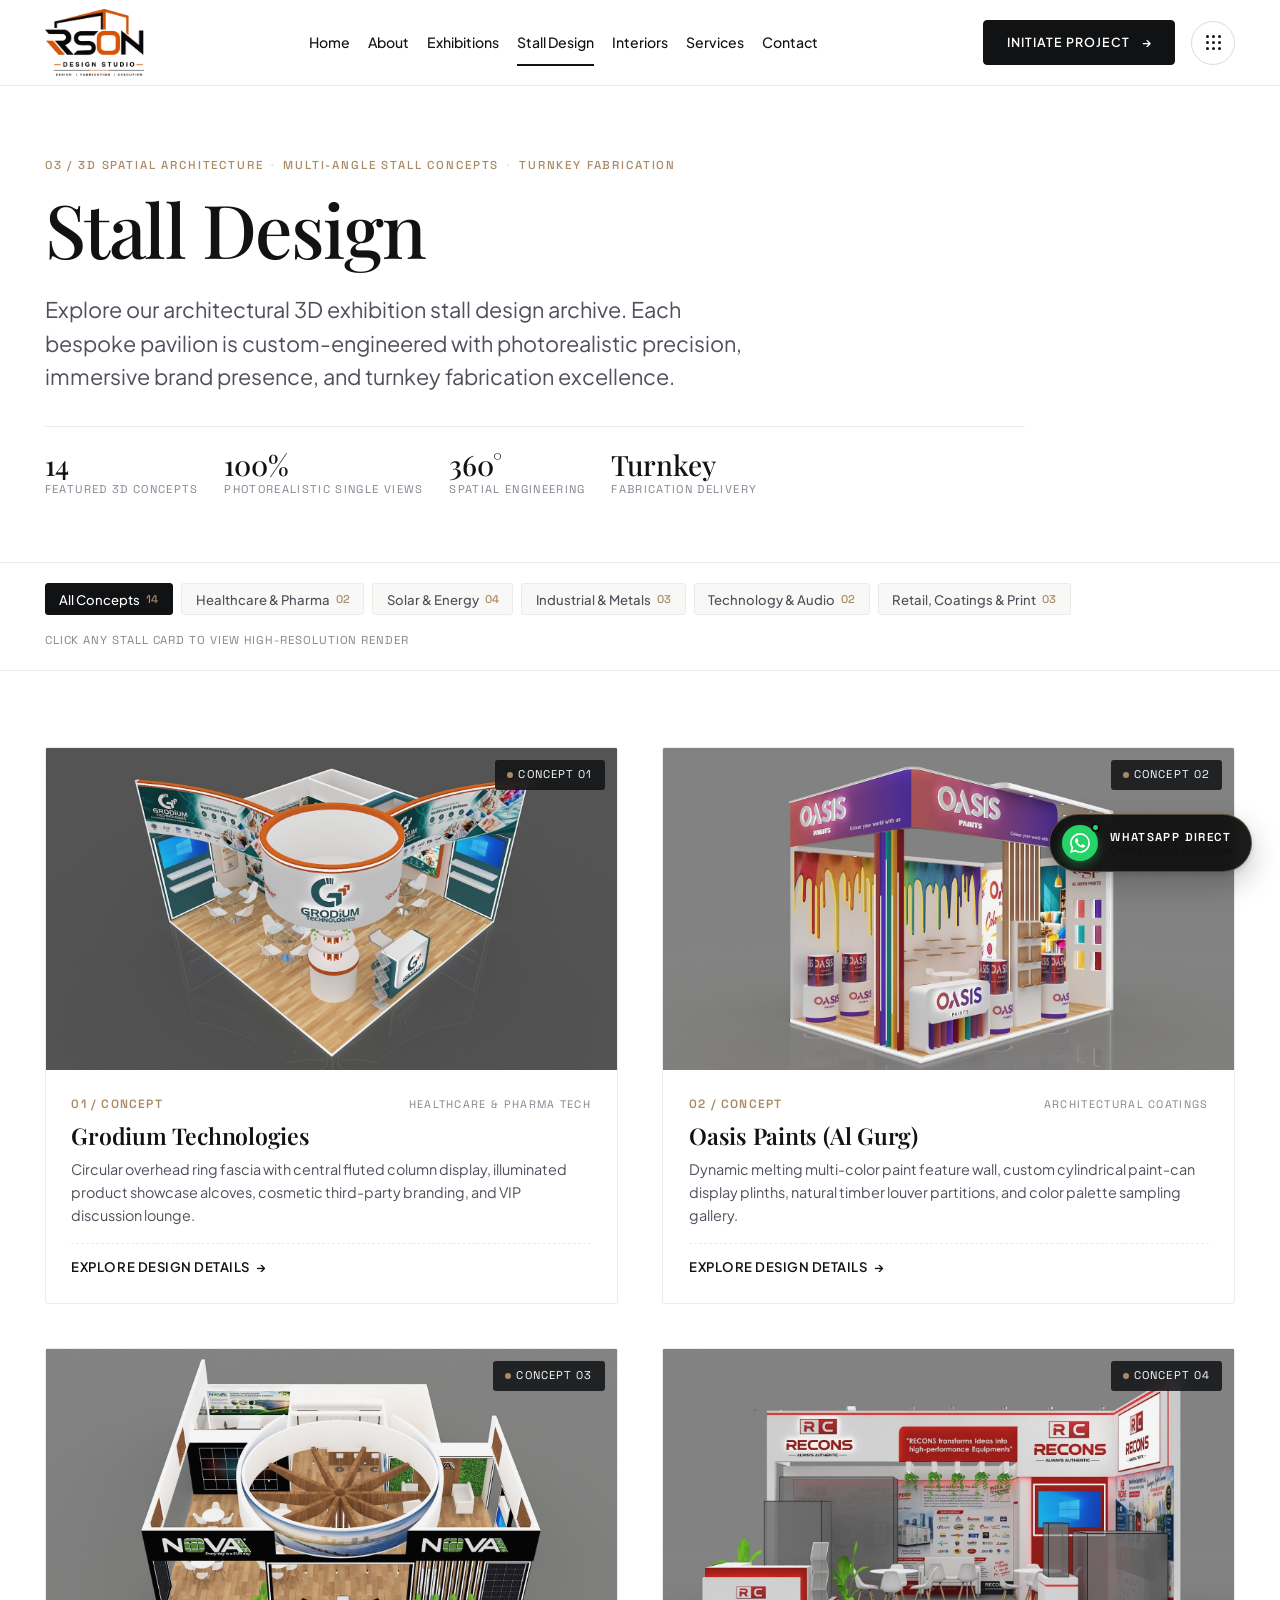
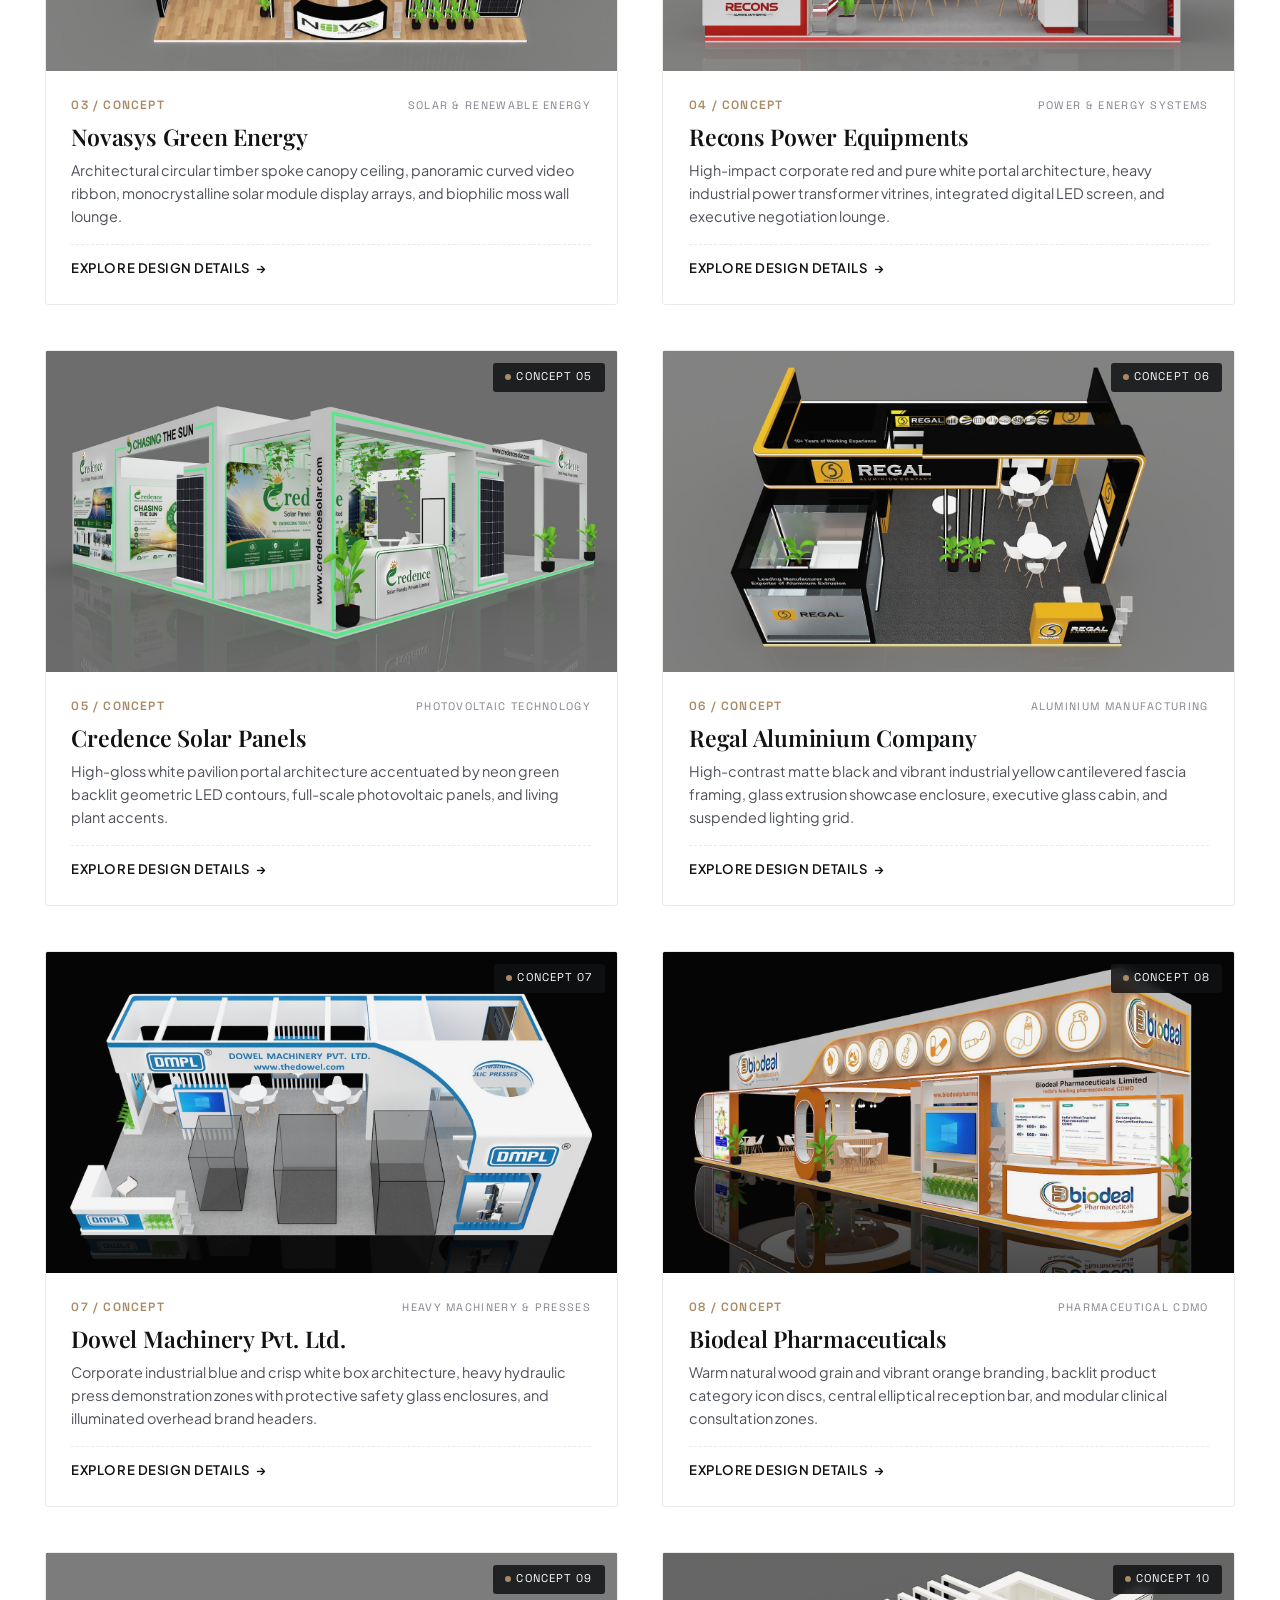
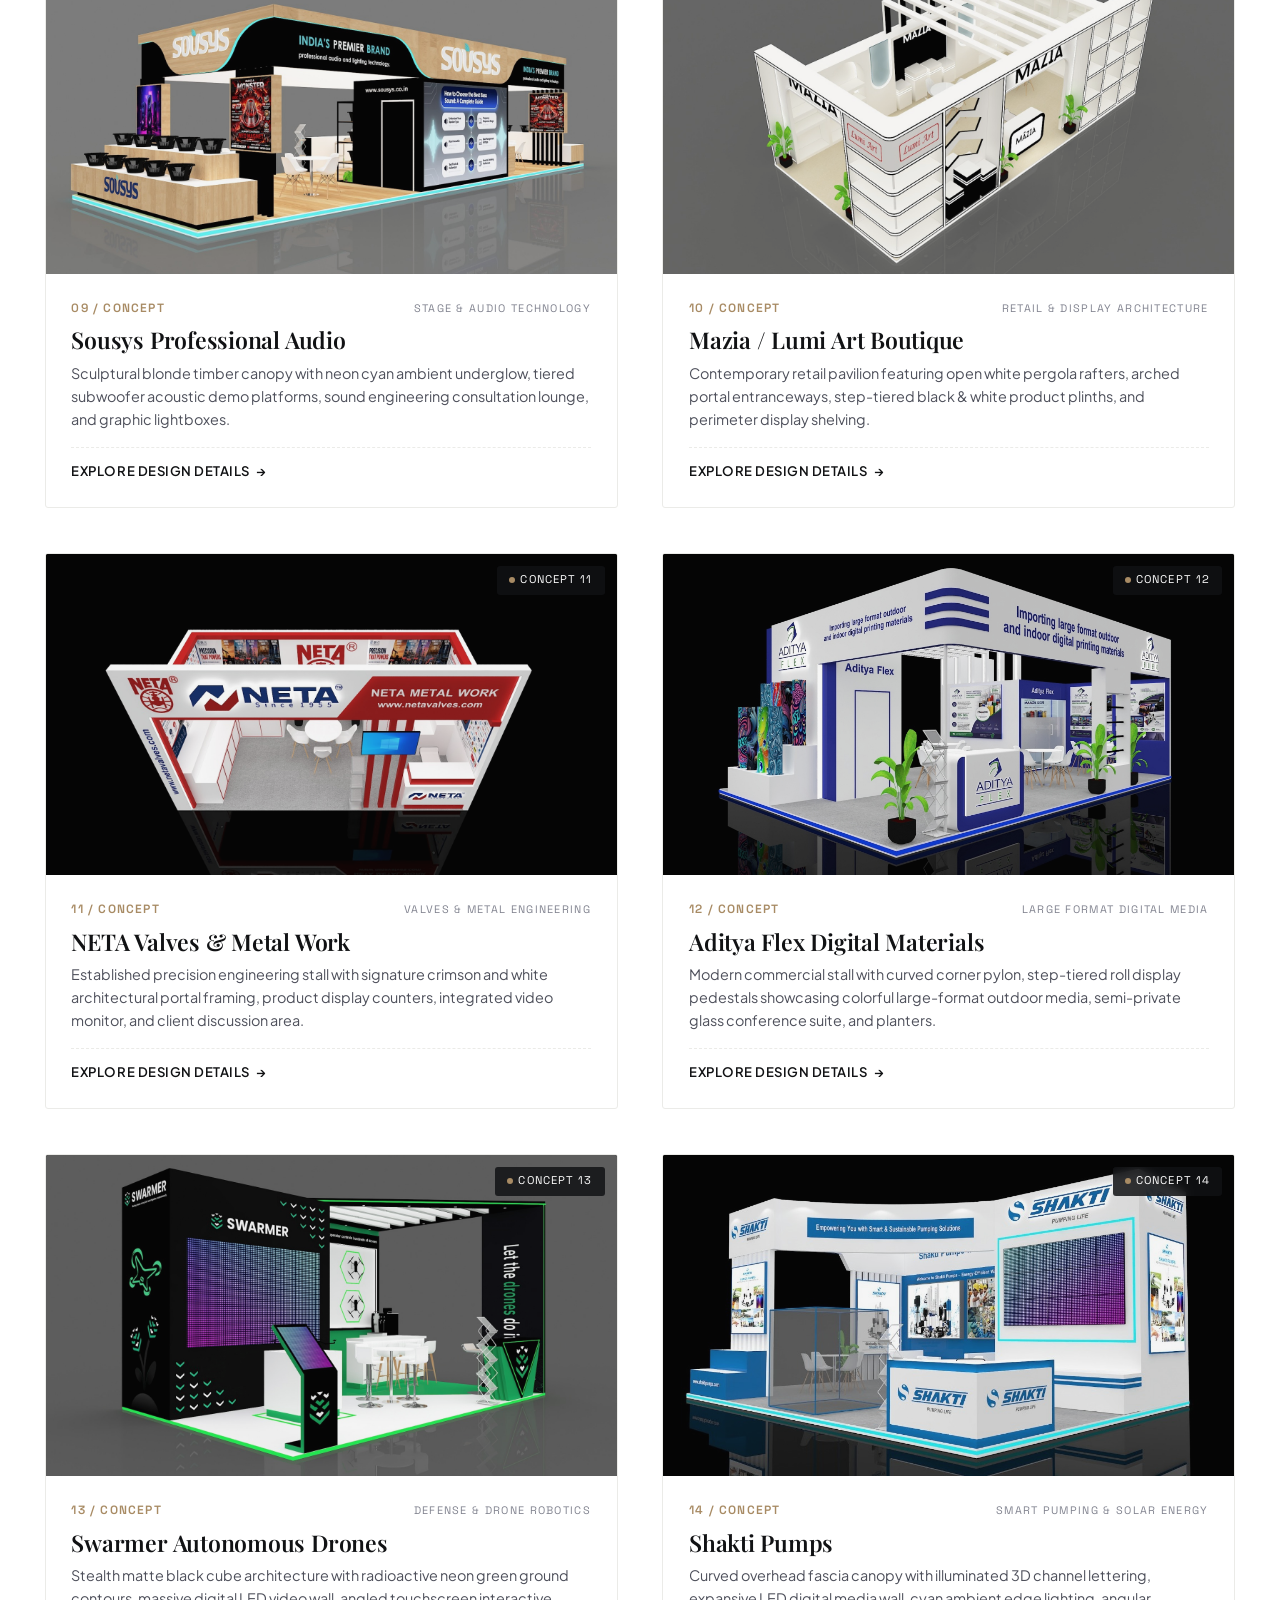
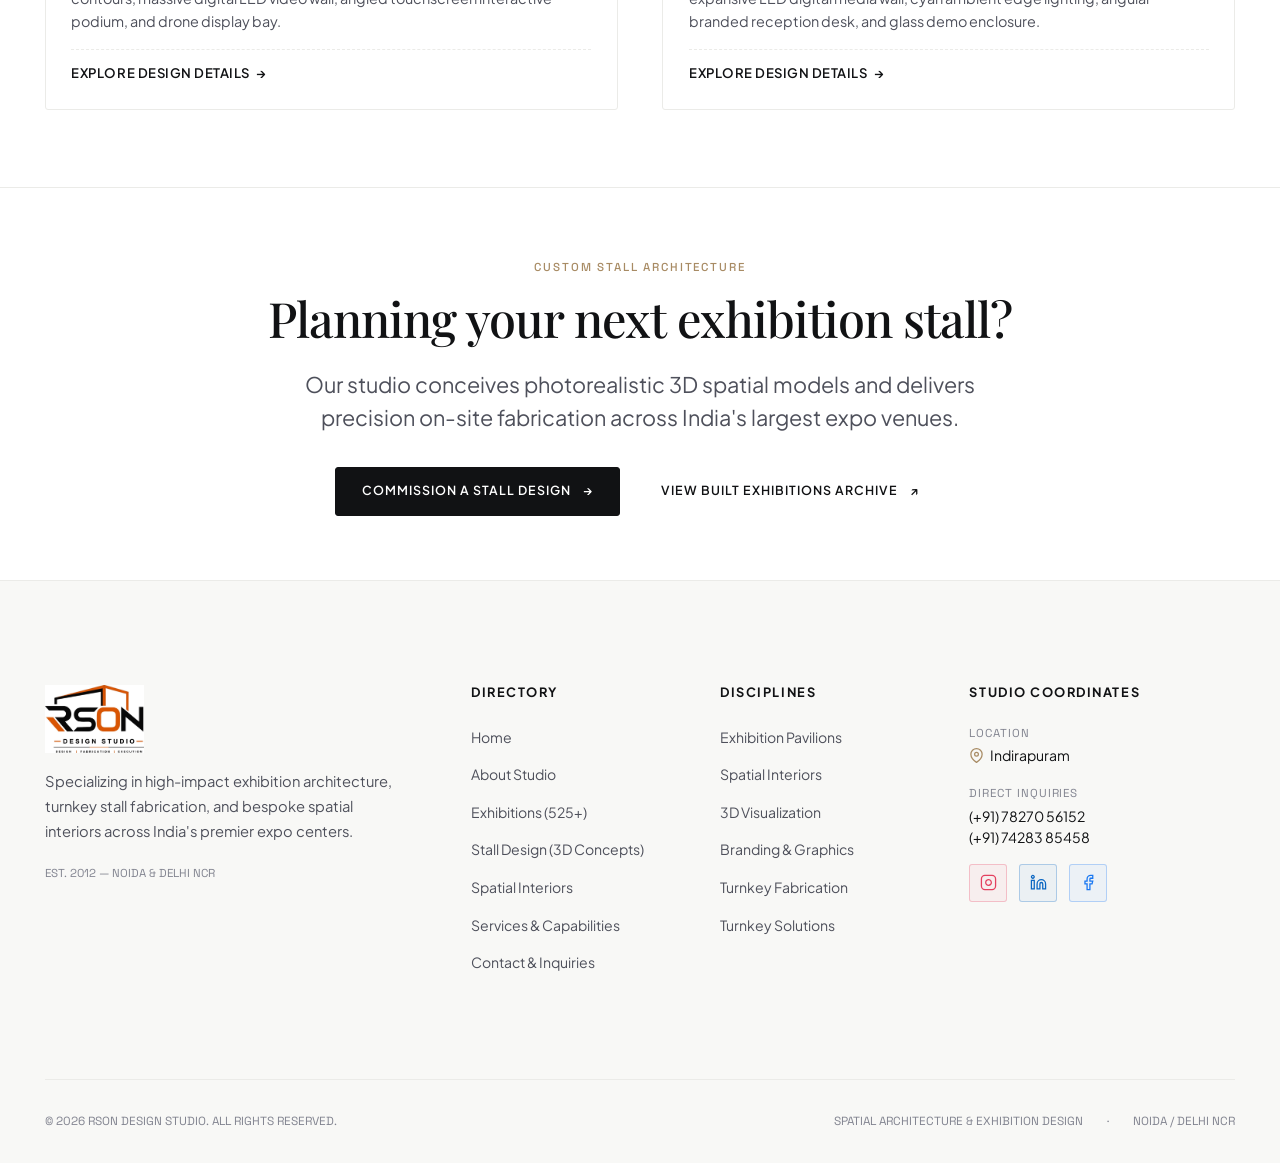
<file: stall-design.html>
<!DOCTYPE html>
<html lang="en">
<head>
  <meta charset="UTF-8">
  <meta name="viewport" content="width=device-width, initial-scale=1.0">
  <title>3D Stall Design & Multi-Angle Concepts Portfolio — RSON Design Studio</title>
  <meta name="description" content="Explore RSON Design Studio's 3D exhibition stall design archive. High-impact 4-angle 3D renders, structural layouts, and turnkey fabrication engineering across India.">
  <meta name="keywords" content="3D exhibition stall design, multi-angle stall renders, custom trade show booth 3D design, exhibition pavilion designs Pragati Maidan, IEML Noida exhibition stand design, Yashobhoomi booth visualizer, stall fabrication NCR">
  <meta name="author" content="RSON Design Studio">
  <meta name="robots" content="index, follow, max-image-preview:large, max-snippet:-1, max-video-preview:-1">
  <link rel="canonical" href="https://www.rsondesignstudio.com/stall-design">

  <!-- Geo Local SEO Meta -->
  <meta name="geo.region" content="IN-UP">
  <meta name="geo.placename" content="Indirapuram, Ghaziabad, Noida, Delhi NCR">
  <meta name="geo.position" content="28.6360;77.3685">
  <meta name="ICBM" content="28.6360, 77.3685">

  <!-- OpenGraph Meta -->
  <meta property="og:locale" content="en_IN">
  <meta property="og:type" content="website">
  <meta property="og:site_name" content="RSON Design Studio">
  <meta property="og:title" content="3D Stall Design Concepts Portfolio — RSON Design Studio">
  <meta property="og:description" content="Explore bespoke 3D exhibition stall concepts with photorealistic spatial visualizations and turnkey fabrication details.">
  <meta property="og:image" content="https://www.rsondesignstudio.com/assets/images/stalls/stall_01_grodium.jpeg">
  <meta property="og:image:width" content="1200">
  <meta property="og:image:height" content="630">
  <meta property="og:image:alt" content="RSON Design Studio 3D Stall Design Portfolio">
  <meta property="og:url" content="https://www.rsondesignstudio.com/stall-design">

  <!-- Twitter Card Meta -->
  <meta name="twitter:card" content="summary_large_image">
  <meta name="twitter:title" content="3D Stall Design Concepts Portfolio — RSON Design Studio">
  <meta name="twitter:description" content="Explore bespoke 3D exhibition stall concepts with photorealistic spatial visualizations and turnkey fabrication details.">
  <meta name="twitter:image" content="https://www.rsondesignstudio.com/assets/images/stalls/stall_01_grodium.jpeg">

  <!-- Favicon & PWA Icons -->
  <link rel="icon" type="image/jpeg" href="assets/images/logo.jpeg">
  <link rel="apple-touch-icon" href="assets/images/logo-cropped.jpeg">
  <link rel="manifest" href="site.webmanifest">
  <meta name="theme-color" content="#111214">

  <!-- JSON-LD Structured Data: CollectionPage & BreadcrumbList -->
  <script type="application/ld+json">
  {
    "@context": "https://schema.org",
    "@graph": [
      {
        "@type": "CollectionPage",
        "@id": "https://www.rsondesignstudio.com/stall-design#webpage",
        "url": "https://www.rsondesignstudio.com/stall-design",
        "name": "3D Exhibition Stall Design Concepts",
        "description": "Multi-angle 3D exhibition stall concepts with architectural layouts and fabrication specifications.",
        "isPartOf": {
          "@type": "WebSite",
          "@id": "https://www.rsondesignstudio.com/#website",
          "url": "https://www.rsondesignstudio.com/",
          "name": "RSON Design Studio"
        }
      },
      {
        "@type": "BreadcrumbList",
        "@id": "https://www.rsondesignstudio.com/stall-design#breadcrumb",
        "itemListElement": [
          {
            "@type": "ListItem",
            "position": 1,
            "name": "Home",
            "item": "https://www.rsondesignstudio.com/"
          },
          {
            "@type": "ListItem",
            "position": 2,
            "name": "3D Stall Design",
            "item": "https://www.rsondesignstudio.com/stall-design"
          }
        ]
      }
    ]
  }
  </script>

  <!-- Google Fonts: Playfair Display, Plus Jakarta Sans, Space Grotesk -->
  <link rel="preconnect" href="https://fonts.googleapis.com">
  <link rel="preconnect" href="https://fonts.gstatic.com" crossorigin>
  <link href="https://fonts.googleapis.com/css2?family=Playfair+Display:ital,wght@0,400;0,500;0,600;0,700;1,400;1,500;1,600&family=Plus+Jakarta+Sans:wght@300;400;500;600;700;800&family=Space+Grotesk:wght@400;500;600&display=swap" rel="stylesheet">

  <!-- Stylesheets (Locked Design System) -->
  <link rel="stylesheet" href="css/design-system.css">
  <link rel="stylesheet" href="css/layout.css">
  <link rel="stylesheet" href="css/stall-design.css">
</head>
<body>

  <!-- =========================================================================
       01. PRIMARY SITE HEADER (SHARED ARCHITECTURAL NAVIGATION - LOCKED)
       ========================================================================= -->
  <header class="site-header">
    <div class="container header-container">
      <!-- Studio Brand Identity Lockup with Original Website Logo -->
      <a href="/" class="brand-lockup" aria-label="RSON Design Studio Homepage">
        <img src="assets/images/logo-cropped.jpeg" alt="RSON Design Studio Logo" class="header-logo-img">
      </a>

      <!-- Desktop Architectural Navigation (Stall Design is Active) -->
      <nav class="desktop-nav" aria-label="Main Navigation">
        <a href="/" class="nav-link">Home</a>
        <a href="about" class="nav-link">About</a>
        <a href="exhibitions" class="nav-link">Exhibitions</a>
        <a href="stall-design" class="nav-link active" aria-current="page">Stall Design</a>
        <a href="interiors" class="nav-link">Interiors</a>
        <a href="services" class="nav-link">Services</a>
        <a href="contact" class="nav-link">Contact</a>
      </nav>

      <!-- Header Actions -->
      <div class="header-actions">
        <a href="contact?type=exhibition-design" class="btn btn-black btn-initiate">
          <span>INITIATE PROJECT</span>
          <span aria-hidden="true">→</span>
        </a>
        <button class="btn-grid-menu" aria-label="Toggle Navigation & Coordinates Drawer" aria-expanded="false">
          <div class="grid-dots-icon" aria-hidden="true">
            <span></span><span></span><span></span>
            <span></span><span></span><span></span>
            <span></span><span></span><span></span>
          </div>
        </button>
      </div>
    </div>
  </header>

  <!-- =========================================================================
       02. MOBILE & COORDINATES DRAWER (LOCKED)
       ========================================================================= -->
  <div class="mobile-drawer" aria-label="Mobile Navigation Overlay">
    <ul class="mobile-nav-list">
      <li class="mobile-nav-item">
        <span class="mobile-nav-num">01</span>
        <a href="/" class="mobile-nav-link">Home</a>
      </li>
      <li class="mobile-nav-item">
        <span class="mobile-nav-num">02</span>
        <a href="about" class="mobile-nav-link">About Studio</a>
      </li>
      <li class="mobile-nav-item">
        <span class="mobile-nav-num">03</span>
        <a href="exhibitions" class="mobile-nav-link">Exhibitions</a>
      </li>
      <li class="mobile-nav-item">
        <span class="mobile-nav-num">04</span>
        <a href="stall-design" class="mobile-nav-link active">Stall Design</a>
      </li>
      <li class="mobile-nav-item">
        <span class="mobile-nav-num">05</span>
        <a href="interiors" class="mobile-nav-link">Interiors</a>
      </li>
      <li class="mobile-nav-item">
        <span class="mobile-nav-num">06</span>
        <a href="services" class="mobile-nav-link">Services</a>
      </li>
      <li class="mobile-nav-item">
        <span class="mobile-nav-num">07</span>
        <a href="contact" class="mobile-nav-link">Contact</a>
      </li>
    </ul>

    <div class="mobile-drawer-footer">
      <div class="mobile-contact-row">
        <span class="mobile-contact-label">Studio Coordinates</span>
        <span class="mobile-contact-val">112/2, Abhay Khand 1st, Indirapuram, Ghaziabad UP 201014 / Noida NCR</span>
      </div>
      <div class="mobile-contact-row">
        <span class="mobile-contact-label">Direct Line</span>
        <span class="mobile-contact-val">(+91) 78270 56152 &nbsp;·&nbsp; (+91) 74283 85458</span>
      </div>
      <div style="margin-top: var(--space-sm);">
        <a href="https://wa.me/917827056152?text=Hello%20RSON%20Studio%2C%20I%20would%20like%20to%20discuss%20a%20stall%20design." target="_blank" rel="noopener noreferrer" class="btn btn-black" style="width: 100%;">
          Chat via WhatsApp Direct
        </a>
      </div>
    </div>
  </div>

  <main>
    <!-- =========================================================================
         03. STALL DESIGN HERO SECTION
         ========================================================================= -->
    <section class="stalls-hero" id="hero">
      <div class="container">
        <div class="stalls-hero-inner fade-up">
          <div class="stalls-meta-kicker">
            <span>03 / 3D SPATIAL ARCHITECTURE</span>
            <span class="stalls-meta-divider">·</span>
            <span>MULTI-ANGLE STALL CONCEPTS</span>
            <span class="stalls-meta-divider">·</span>
            <span>TURNKEY FABRICATION</span>
          </div>
          <h1 class="stalls-hero-title">
            Stall Design
          </h1>
          <p class="stalls-hero-intro">
            Explore our architectural 3D exhibition stall design archive. Each bespoke pavilion is custom-engineered with photorealistic precision, immersive brand presence, and turnkey fabrication excellence.
          </p>

          <div class="stalls-stats-strip">
            <div class="stalls-stat-item">
              <span class="stalls-stat-val">14</span>
              <span class="stalls-stat-label">Featured 3D Concepts</span>
            </div>
            <div class="stalls-stat-item">
              <span class="stalls-stat-val">100%</span>
              <span class="stalls-stat-label">Photorealistic Single Views</span>
            </div>
            <div class="stalls-stat-item">
              <span class="stalls-stat-val">360°</span>
              <span class="stalls-stat-label">Spatial Engineering</span>
            </div>
            <div class="stalls-stat-item">
              <span class="stalls-stat-val">Turnkey</span>
              <span class="stalls-stat-label">Fabrication Delivery</span>
            </div>
          </div>
        </div>
      </div>
    </section>

    <!-- =========================================================================
         04. FILTER SECTION
         ========================================================================= -->
    <section class="stalls-filter-section" aria-label="Stall Categories">
      <div class="container stalls-filter-container">
        <div class="stalls-filter-pills" role="tablist">
          <button type="button" class="stall-pill active" data-filter="all" role="tab" aria-selected="true">
            <span>All Concepts</span>
            <span class="stall-pill-count">14</span>
          </button>
          <button type="button" class="stall-pill" data-filter="pharma" role="tab" aria-selected="false">
            <span>Healthcare &amp; Pharma</span>
            <span class="stall-pill-count">02</span>
          </button>
          <button type="button" class="stall-pill" data-filter="solar" role="tab" aria-selected="false">
            <span>Solar &amp; Energy</span>
            <span class="stall-pill-count">04</span>
          </button>
          <button type="button" class="stall-pill" data-filter="industrial" role="tab" aria-selected="false">
            <span>Industrial &amp; Metals</span>
            <span class="stall-pill-count">03</span>
          </button>
          <button type="button" class="stall-pill" data-filter="tech" role="tab" aria-selected="false">
            <span>Technology &amp; Audio</span>
            <span class="stall-pill-count">02</span>
          </button>
          <button type="button" class="stall-pill" data-filter="retail" role="tab" aria-selected="false">
            <span>Retail, Coatings &amp; Print</span>
            <span class="stall-pill-count">03</span>
          </button>
        </div>

        <div class="stalls-hint-text">
          <span>Click any stall card to view high-resolution render</span>
        </div>
      </div>
    </section>

    <!-- =========================================================================
         05. STALL CARDS EDITORIAL GRID (10 BESPOKE STALL DESIGNS)
         ========================================================================= -->
    <section class="stalls-grid-section" id="stall-designs">
      <div class="container">
        <div class="stalls-grid">

          <!-- STALL CONCEPT 01: GRODIUM TECHNOLOGIES -->
          <article class="stall-card fade-up" data-stall-id="grodium" data-category="pharma" role="button" tabindex="0" aria-label="View Grodium Technologies 3D stall design">
            <div class="stall-card-visual">
              <img src="assets/images/stalls/stall_01_grodium.jpeg" alt="Grodium Technologies 3D Exhibition Stall" class="stall-card-img" loading="lazy">
              <div class="stall-category-badge">Concept 01</div>
              <div class="stall-click-cue">
                <span>View Full Design</span>
                <span aria-hidden="true">↗</span>
              </div>
            </div>
            <div class="stall-card-content">
              <div class="stall-card-meta">
                <span class="stall-num">01 / CONCEPT</span>
                <span class="stall-category">HEALTHCARE & PHARMA TECH</span>
              </div>
              <h2 class="stall-card-title">Grodium Technologies</h2>
              <p class="stall-card-desc">
                Circular overhead ring fascia with central fluted column display, illuminated product showcase alcoves, cosmetic third-party branding, and VIP discussion lounge.
              </p>
              <div class="stall-card-footer">
                <span class="stall-view-all-link">
                  <span>Explore Design Details</span>
                  <span class="arrow" aria-hidden="true">→</span>
                </span>
              </div>
            </div>
          </article>

          <!-- STALL CONCEPT 02: OASIS PAINTS (AL GURG) -->
          <article class="stall-card fade-up" data-stall-id="oasis" data-category="retail" role="button" tabindex="0" aria-label="View Oasis Paints (Al Gurg) 3D stall design">
            <div class="stall-card-visual">
              <img src="assets/images/stalls/stall_02_oasis.jpeg" alt="Oasis Paints 3D Exhibition Stall Design" class="stall-card-img" loading="lazy">
              <div class="stall-category-badge">Concept 02</div>
              <div class="stall-click-cue">
                <span>View Full Design</span>
                <span aria-hidden="true">↗</span>
              </div>
            </div>
            <div class="stall-card-content">
              <div class="stall-card-meta">
                <span class="stall-num">02 / CONCEPT</span>
                <span class="stall-category">ARCHITECTURAL COATINGS</span>
              </div>
              <h2 class="stall-card-title">Oasis Paints (Al Gurg)</h2>
              <p class="stall-card-desc">
                Dynamic melting multi-color paint feature wall, custom cylindrical paint-can display plinths, natural timber louver partitions, and color palette sampling gallery.
              </p>
              <div class="stall-card-footer">
                <span class="stall-view-all-link">
                  <span>Explore Design Details</span>
                  <span class="arrow" aria-hidden="true">→</span>
                </span>
              </div>
            </div>
          </article>

          <!-- STALL CONCEPT 03: NOVASYS GREEN ENERGY -->
          <article class="stall-card fade-up" data-stall-id="novasys" data-category="solar" role="button" tabindex="0" aria-label="View Novasys Green Energy 3D stall design">
            <div class="stall-card-visual">
              <img src="assets/images/stalls/stall_03_novasys.jpeg" alt="Novasys Green Energy 3D Exhibition Stall" class="stall-card-img" loading="lazy">
              <div class="stall-category-badge">Concept 03</div>
              <div class="stall-click-cue">
                <span>View Full Design</span>
                <span aria-hidden="true">↗</span>
              </div>
            </div>
            <div class="stall-card-content">
              <div class="stall-card-meta">
                <span class="stall-num">03 / CONCEPT</span>
                <span class="stall-category">SOLAR & RENEWABLE ENERGY</span>
              </div>
              <h2 class="stall-card-title">Novasys Green Energy</h2>
              <p class="stall-card-desc">
                Architectural circular timber spoke canopy ceiling, panoramic curved video ribbon, monocrystalline solar module display arrays, and biophilic moss wall lounge.
              </p>
              <div class="stall-card-footer">
                <span class="stall-view-all-link">
                  <span>Explore Design Details</span>
                  <span class="arrow" aria-hidden="true">→</span>
                </span>
              </div>
            </div>
          </article>

          <!-- STALL CONCEPT 04: RECONS POWER EQUIPMENTS -->
          <article class="stall-card fade-up" data-stall-id="recons" data-category="solar" role="button" tabindex="0" aria-label="View Recons Power Equipments 3D stall design">
            <div class="stall-card-visual">
              <img src="assets/images/stalls/stall_04_recons.jpeg" alt="Recons Power Equipments 3D Exhibition Stall" class="stall-card-img" loading="lazy">
              <div class="stall-category-badge">Concept 04</div>
              <div class="stall-click-cue">
                <span>View Full Design</span>
                <span aria-hidden="true">↗</span>
              </div>
            </div>
            <div class="stall-card-content">
              <div class="stall-card-meta">
                <span class="stall-num">04 / CONCEPT</span>
                <span class="stall-category">POWER & ENERGY SYSTEMS</span>
              </div>
              <h2 class="stall-card-title">Recons Power Equipments</h2>
              <p class="stall-card-desc">
                High-impact corporate red and pure white portal architecture, heavy industrial power transformer vitrines, integrated digital LED screen, and executive negotiation lounge.
              </p>
              <div class="stall-card-footer">
                <span class="stall-view-all-link">
                  <span>Explore Design Details</span>
                  <span class="arrow" aria-hidden="true">→</span>
                </span>
              </div>
            </div>
          </article>

          <!-- STALL CONCEPT 05: CREDENCE SOLAR PANELS -->
          <article class="stall-card fade-up" data-stall-id="credence" data-category="solar" role="button" tabindex="0" aria-label="View Credence Solar Panels 3D stall design">
            <div class="stall-card-visual">
              <img src="assets/images/stalls/stall_05_credence.jpeg" alt="Credence Solar Panels 3D Exhibition Stall" class="stall-card-img" loading="lazy">
              <div class="stall-category-badge">Concept 05</div>
              <div class="stall-click-cue">
                <span>View Full Design</span>
                <span aria-hidden="true">↗</span>
              </div>
            </div>
            <div class="stall-card-content">
              <div class="stall-card-meta">
                <span class="stall-num">05 / CONCEPT</span>
                <span class="stall-category">PHOTOVOLTAIC TECHNOLOGY</span>
              </div>
              <h2 class="stall-card-title">Credence Solar Panels</h2>
              <p class="stall-card-desc">
                High-gloss white pavilion portal architecture accentuated by neon green backlit geometric LED contours, full-scale photovoltaic panels, and living plant accents.
              </p>
              <div class="stall-card-footer">
                <span class="stall-view-all-link">
                  <span>Explore Design Details</span>
                  <span class="arrow" aria-hidden="true">→</span>
                </span>
              </div>
            </div>
          </article>

          <!-- STALL CONCEPT 06: REGAL ALUMINIUM COMPANY -->
          <article class="stall-card fade-up" data-stall-id="regal" data-category="industrial" role="button" tabindex="0" aria-label="View Regal Aluminium Company 3D stall design">
            <div class="stall-card-visual">
              <img src="assets/images/stalls/stall_06_regal.jpeg" alt="Regal Aluminium Company 3D Stall" class="stall-card-img" loading="lazy">
              <div class="stall-category-badge">Concept 06</div>
              <div class="stall-click-cue">
                <span>View Full Design</span>
                <span aria-hidden="true">↗</span>
              </div>
            </div>
            <div class="stall-card-content">
              <div class="stall-card-meta">
                <span class="stall-num">06 / CONCEPT</span>
                <span class="stall-category">ALUMINIUM MANUFACTURING</span>
              </div>
              <h2 class="stall-card-title">Regal Aluminium Company</h2>
              <p class="stall-card-desc">
                High-contrast matte black and vibrant industrial yellow cantilevered fascia framing, glass extrusion showcase enclosure, executive glass cabin, and suspended lighting grid.
              </p>
              <div class="stall-card-footer">
                <span class="stall-view-all-link">
                  <span>Explore Design Details</span>
                  <span class="arrow" aria-hidden="true">→</span>
                </span>
              </div>
            </div>
          </article>

          <!-- STALL CONCEPT 07: DOWEL MACHINERY PVT. LTD. -->
          <article class="stall-card fade-up" data-stall-id="dmpl" data-category="industrial" role="button" tabindex="0" aria-label="View Dowel Machinery Pvt. Ltd. 3D stall design">
            <div class="stall-card-visual">
              <img src="assets/images/stalls/stall_07_dmpl.jpeg" alt="Dowel Machinery Pvt. Ltd. 3D Stall" class="stall-card-img" loading="lazy">
              <div class="stall-category-badge">Concept 07</div>
              <div class="stall-click-cue">
                <span>View Full Design</span>
                <span aria-hidden="true">↗</span>
              </div>
            </div>
            <div class="stall-card-content">
              <div class="stall-card-meta">
                <span class="stall-num">07 / CONCEPT</span>
                <span class="stall-category">HEAVY MACHINERY & PRESSES</span>
              </div>
              <h2 class="stall-card-title">Dowel Machinery Pvt. Ltd.</h2>
              <p class="stall-card-desc">
                Corporate industrial blue and crisp white box architecture, heavy hydraulic press demonstration zones with protective safety glass enclosures, and illuminated overhead brand headers.
              </p>
              <div class="stall-card-footer">
                <span class="stall-view-all-link">
                  <span>Explore Design Details</span>
                  <span class="arrow" aria-hidden="true">→</span>
                </span>
              </div>
            </div>
          </article>

          <!-- STALL CONCEPT 08: BIODEAL PHARMACEUTICALS -->
          <article class="stall-card fade-up" data-stall-id="biodeal" data-category="pharma" role="button" tabindex="0" aria-label="View Biodeal Pharmaceuticals 3D stall design">
            <div class="stall-card-visual">
              <img src="assets/images/stalls/stall_08_biodeal.jpeg" alt="Biodeal Pharmaceuticals 3D Stall" class="stall-card-img" loading="lazy">
              <div class="stall-category-badge">Concept 08</div>
              <div class="stall-click-cue">
                <span>View Full Design</span>
                <span aria-hidden="true">↗</span>
              </div>
            </div>
            <div class="stall-card-content">
              <div class="stall-card-meta">
                <span class="stall-num">08 / CONCEPT</span>
                <span class="stall-category">PHARMACEUTICAL CDMO</span>
              </div>
              <h2 class="stall-card-title">Biodeal Pharmaceuticals</h2>
              <p class="stall-card-desc">
                Warm natural wood grain and vibrant orange branding, backlit product category icon discs, central elliptical reception bar, and modular clinical consultation zones.
              </p>
              <div class="stall-card-footer">
                <span class="stall-view-all-link">
                  <span>Explore Design Details</span>
                  <span class="arrow" aria-hidden="true">→</span>
                </span>
              </div>
            </div>
          </article>

          <!-- STALL CONCEPT 09: SOUSYS PROFESSIONAL AUDIO -->
          <article class="stall-card fade-up" data-stall-id="sousys" data-category="tech" role="button" tabindex="0" aria-label="View Sousys Professional Audio 3D stall design">
            <div class="stall-card-visual">
              <img src="assets/images/stalls/stall_09_sousys.jpeg" alt="Sousys Professional Audio 3D Stall" class="stall-card-img" loading="lazy">
              <div class="stall-category-badge">Concept 09</div>
              <div class="stall-click-cue">
                <span>View Full Design</span>
                <span aria-hidden="true">↗</span>
              </div>
            </div>
            <div class="stall-card-content">
              <div class="stall-card-meta">
                <span class="stall-num">09 / CONCEPT</span>
                <span class="stall-category">STAGE & AUDIO TECHNOLOGY</span>
              </div>
              <h2 class="stall-card-title">Sousys Professional Audio</h2>
              <p class="stall-card-desc">
                Sculptural blonde timber canopy with neon cyan ambient underglow, tiered subwoofer acoustic demo platforms, sound engineering consultation lounge, and graphic lightboxes.
              </p>
              <div class="stall-card-footer">
                <span class="stall-view-all-link">
                  <span>Explore Design Details</span>
                  <span class="arrow" aria-hidden="true">→</span>
                </span>
              </div>
            </div>
          </article>

          <!-- STALL CONCEPT 10: MAZIA / LUMI ART BOUTIQUE -->
          <article class="stall-card fade-up" data-stall-id="mazia" data-category="retail" role="button" tabindex="0" aria-label="View Mazia / Lumi Art Boutique 3D stall design">
            <div class="stall-card-visual">
              <img src="assets/images/stalls/stall_10_mazia.jpeg" alt="Mazia / Lumi Art Boutique 3D Stall" class="stall-card-img" loading="lazy">
              <div class="stall-category-badge">Concept 10</div>
              <div class="stall-click-cue">
                <span>View Full Design</span>
                <span aria-hidden="true">↗</span>
              </div>
            </div>
            <div class="stall-card-content">
              <div class="stall-card-meta">
                <span class="stall-num">10 / CONCEPT</span>
                <span class="stall-category">RETAIL & DISPLAY ARCHITECTURE</span>
              </div>
              <h2 class="stall-card-title">Mazia / Lumi Art Boutique</h2>
              <p class="stall-card-desc">
                Contemporary retail pavilion featuring open white pergola rafters, arched portal entranceways, step-tiered black & white product plinths, and perimeter display shelving.
              </p>
              <div class="stall-card-footer">
                <span class="stall-view-all-link">
                  <span>Explore Design Details</span>
                  <span class="arrow" aria-hidden="true">→</span>
                </span>
              </div>
            </div>
          </article>

          <!-- STALL CONCEPT 11: NETA VALVES & METAL WORK -->
          <article class="stall-card fade-up" data-stall-id="neta" data-category="industrial" role="button" tabindex="0" aria-label="View NETA Valves & Metal Work 3D stall design">
            <div class="stall-card-visual">
              <img src="assets/images/stalls/stall_11_neta.jpeg" alt="NETA Valves & Metal Work 3D Stall" class="stall-card-img" loading="lazy">
              <div class="stall-category-badge">Concept 11</div>
              <div class="stall-click-cue">
                <span>View Full Design</span>
                <span aria-hidden="true">↗</span>
              </div>
            </div>
            <div class="stall-card-content">
              <div class="stall-card-meta">
                <span class="stall-num">11 / CONCEPT</span>
                <span class="stall-category">VALVES & METAL ENGINEERING</span>
              </div>
              <h2 class="stall-card-title">NETA Valves & Metal Work</h2>
              <p class="stall-card-desc">
                Established precision engineering stall with signature crimson and white architectural portal framing, product display counters, integrated video monitor, and client discussion area.
              </p>
              <div class="stall-card-footer">
                <span class="stall-view-all-link">
                  <span>Explore Design Details</span>
                  <span class="arrow" aria-hidden="true">→</span>
                </span>
              </div>
            </div>
          </article>

          <!-- STALL CONCEPT 12: ADITYA FLEX DIGITAL MATERIALS -->
          <article class="stall-card fade-up" data-stall-id="aditya" data-category="retail" role="button" tabindex="0" aria-label="View Aditya Flex Digital Materials 3D stall design">
            <div class="stall-card-visual">
              <img src="assets/images/stalls/stall_12_aditya_flex.jpeg" alt="Aditya Flex Digital Materials 3D Stall" class="stall-card-img" loading="lazy">
              <div class="stall-category-badge">Concept 12</div>
              <div class="stall-click-cue">
                <span>View Full Design</span>
                <span aria-hidden="true">↗</span>
              </div>
            </div>
            <div class="stall-card-content">
              <div class="stall-card-meta">
                <span class="stall-num">12 / CONCEPT</span>
                <span class="stall-category">LARGE FORMAT DIGITAL MEDIA</span>
              </div>
              <h2 class="stall-card-title">Aditya Flex Digital Materials</h2>
              <p class="stall-card-desc">
                Modern commercial stall with curved corner pylon, step-tiered roll display pedestals showcasing colorful large-format outdoor media, semi-private glass conference suite, and planters.
              </p>
              <div class="stall-card-footer">
                <span class="stall-view-all-link">
                  <span>Explore Design Details</span>
                  <span class="arrow" aria-hidden="true">→</span>
                </span>
              </div>
            </div>
          </article>

          <!-- STALL CONCEPT 13: SWARMER AUTONOMOUS DRONES -->
          <article class="stall-card fade-up" data-stall-id="swarmer" data-category="tech" role="button" tabindex="0" aria-label="View Swarmer Autonomous Drones 3D stall design">
            <div class="stall-card-visual">
              <img src="assets/images/stalls/stall_13_swarmer.jpeg" alt="Swarmer Autonomous Drones 3D Exhibition Stall" class="stall-card-img" loading="lazy">
              <div class="stall-category-badge">Concept 13</div>
              <div class="stall-click-cue">
                <span>View Full Design</span>
                <span aria-hidden="true">↗</span>
              </div>
            </div>
            <div class="stall-card-content">
              <div class="stall-card-meta">
                <span class="stall-num">13 / CONCEPT</span>
                <span class="stall-category">DEFENSE & DRONE ROBOTICS</span>
              </div>
              <h2 class="stall-card-title">Swarmer Autonomous Drones</h2>
              <p class="stall-card-desc">
                Stealth matte black cube architecture with radioactive neon green ground contours, massive digital LED video wall, angled touchscreen interactive podium, and drone display bay.
              </p>
              <div class="stall-card-footer">
                <span class="stall-view-all-link">
                  <span>Explore Design Details</span>
                  <span class="arrow" aria-hidden="true">→</span>
                </span>
              </div>
            </div>
          </article>

          <!-- STALL CONCEPT 14: SHAKTI PUMPS -->
          <article class="stall-card fade-up" data-stall-id="shakti" data-category="solar" role="button" tabindex="0" aria-label="View Shakti Pumps 3D stall design">
            <div class="stall-card-visual">
              <img src="assets/images/stalls/stall_14_shakti.jpeg" alt="Shakti Pumps 3D Exhibition Stall" class="stall-card-img" loading="lazy">
              <div class="stall-category-badge">Concept 14</div>
              <div class="stall-click-cue">
                <span>View Full Design</span>
                <span aria-hidden="true">↗</span>
              </div>
            </div>
            <div class="stall-card-content">
              <div class="stall-card-meta">
                <span class="stall-num">14 / CONCEPT</span>
                <span class="stall-category">SMART PUMPING &amp; SOLAR ENERGY</span>
              </div>
              <h2 class="stall-card-title">Shakti Pumps</h2>
              <p class="stall-card-desc">
                Curved overhead fascia canopy with illuminated 3D channel lettering, expansive LED digital media wall, cyan ambient edge lighting, angular branded reception desk, and glass demo enclosure.
              </p>
              <div class="stall-card-footer">
                <span class="stall-view-all-link">
                  <span>Explore Design Details</span>
                  <span class="arrow" aria-hidden="true">→</span>
                </span>
              </div>
            </div>
          </article>
        </div>
      </div>
    </section>

    <!-- =========================================================================
         06. FINAL CTA SECTION
         ========================================================================= -->
    <section class="stalls-hero" style="border-top: 1px solid var(--border-hairline); border-bottom: none; text-align: center;">
      <div class="container">
        <div class="stalls-hero-inner fade-up" style="margin: 0 auto;">
          <span class="stalls-meta-kicker">CUSTOM STALL ARCHITECTURE</span>
          <h2 class="stalls-hero-title" style="font-size: clamp(2rem, 3.8vw, 3.2rem);">
            Planning your next exhibition stall?
          </h2>
          <p class="stalls-hero-intro" style="margin: 0 auto var(--space-xl) auto;">
            Our studio conceives photorealistic 3D spatial models and delivers precision on-site fabrication across India's largest expo venues.
          </p>
          <div style="display: flex; gap: var(--space-md); justify-content: center; flex-wrap: wrap;">
            <a href="contact?type=exhibition-design" class="btn btn-black btn-lg">
              <span>Commission a Stall Design</span>
              <span aria-hidden="true">→</span>
            </a>
            <a href="exhibitions" class="btn btn-outline btn-lg">
              <span>View Built Exhibitions Archive</span>
              <span aria-hidden="true">↗</span>
            </a>
          </div>
        </div>
      </div>
    </section>
  </main>

  <!-- =========================================================================
       07. INTERACTIVE 3D STALL MODAL / LIGHTBOX
       Shows full-size single render on click with navigation
       ========================================================================= -->
  <div id="stallLightboxModal" class="stall-modal-backdrop" role="dialog" aria-modal="true" aria-label="3D Stall Viewer">
    <div class="stall-modal-container">
      <!-- Modal Header -->
      <div class="stall-modal-header">
        <div class="stall-modal-header-left">
          <span id="modalStallNum" class="modal-stall-num">01 / CONCEPT</span>
          <h3 id="modalStallTitle" class="modal-stall-title">Grodium Technologies</h3>
        </div>
        <button type="button" id="modalCloseBtn" class="modal-close-btn" aria-label="Close Lightbox">
          <span aria-hidden="true">&times;</span>
        </button>
      </div>

      <!-- Main Stage with Large Active Render -->
      <div class="stall-modal-stage">
        <button type="button" id="modalNavPrev" class="modal-nav-arrow modal-nav-prev" aria-label="Previous Stall">
          <span aria-hidden="true">&#8592;</span>
        </button>
        <img id="modalMainImg" src="assets/images/stalls/stall_01_grodium.jpeg" alt="3D Stall Design Active Render" class="modal-main-image">
        <button type="button" id="modalNavNext" class="modal-nav-arrow modal-nav-next" aria-label="Next Stall">
          <span aria-hidden="true">&#8594;</span>
        </button>
        <div id="modalAngleCounter" class="modal-angle-counter-badge">
          CONCEPT 01 OF 14 &bull; 3D SPATIAL RENDER
        </div>
      </div>

      <!-- Modal Footer -->
      <div class="stall-modal-footer">
        <div class="modal-specs-wrap">
          <p id="modalSpecsDesc" class="modal-specs-desc">
            Complete turnkey 3D spatial concept engineered with architectural precision and workshop fabrication guidelines.
          </p>
        </div>
        <a id="modalInquireLink" href="contact?type=exhibition-design" class="modal-inquire-btn">
          <span>Inquire About This Design</span>
          <span aria-hidden="true">&rarr;</span>
        </a>
      </div>
    </div>
  </div>

  <!-- =========================================================================
       08. MASTER ARCHITECTURAL FOOTER (LOCKED)
       ========================================================================= -->
  <footer class="site-footer">
    <div class="container">
      <div class="footer-grid">
        <!-- Col 1: Studio Identity -->
        <div class="footer-col-studio">
          <a href="/" class="brand-lockup" aria-label="RSON Design Studio Homepage">
            <img src="assets/images/logo-cropped.jpeg" alt="RSON Design Studio Logo" class="footer-logo-img">
          </a>
          <p class="footer-manifesto">
            Specializing in high-impact exhibition architecture, turnkey stall fabrication, and bespoke spatial interiors across India's premier expo centers.
          </p>
          <div style="font-family: var(--font-mono); font-size: 0.72rem; color: var(--text-muted); margin-top: 4px;">
            <span>EST. 2012 — NOIDA &amp; DELHI NCR</span>
          </div>
        </div>

        <!-- Col 2: Navigation Index -->
        <div>
          <h4 class="footer-title">Directory</h4>
          <ul class="footer-list">
            <li><a href="/" class="footer-link">Home</a></li>
            <li><a href="about" class="footer-link">About Studio</a></li>
            <li><a href="exhibitions" class="footer-link">Exhibitions (525+)</a></li>
            <li><a href="stall-design" class="footer-link">Stall Design (3D Concepts)</a></li>
            <li><a href="interiors" class="footer-link">Spatial Interiors</a></li>
            <li><a href="services" class="footer-link">Services &amp; Capabilities</a></li>
            <li><a href="contact" class="footer-link">Contact &amp; Inquiries</a></li>
          </ul>
        </div>

        <!-- Col 3: Services Disciplines -->
        <div>
          <h4 class="footer-title">Disciplines</h4>
          <ul class="footer-list">
            <li><a href="services#service-01" class="footer-link">Exhibition Pavilions</a></li>
            <li><a href="services#service-02" class="footer-link">Spatial Interiors</a></li>
            <li><a href="services#service-03" class="footer-link">3D Visualization</a></li>
            <li><a href="services#service-04" class="footer-link">Branding &amp; Graphics</a></li>
            <li><a href="services#service-05" class="footer-link">Turnkey Fabrication</a></li>
            <li><a href="services#service-06" class="footer-link">Turnkey Solutions</a></li>
          </ul>
        </div>

        <!-- Col 4: Studio Coordinates -->
        <div>
          <h4 class="footer-title">Studio Coordinates</h4>
          <div class="footer-contact-item">
            <span class="footer-contact-label">Location</span>
            <p class="footer-contact-val">
              <a href="https://www.google.com/maps/place/TYAGI+SUPER+STORE/@28.6359594,77.3481114,17z/data=!3m1!4b1!4m6!3m5!1s0x390ce534b3446a8d:0xf1ea96b32878de0b!8m2!3d28.6359547!4d77.3506863!16s%2Fg%2F11vwyrwkb3!18m1!1e1?entry=ttu&g_ep=EgoyMDI2MDkzMC4wIKXMDSoASAFQAw%3D%3D" target="_blank" rel="noopener noreferrer" style="display: inline-flex; align-items: center; gap: 6px; color: inherit; text-decoration: none;">
                <svg width="15" height="15" viewBox="0 0 24 24" fill="none" stroke="currentColor" stroke-width="2" stroke-linecap="round" stroke-linejoin="round" aria-hidden="true" style="color: var(--accent-beige); flex-shrink: 0;">
                  <path d="M21 10c0 7-9 13-9 13s-9-6-9-13a9 9 0 0 1 18 0z"></path>
                  <circle cx="12" cy="10" r="3"></circle>
                </svg>
                <span>Indirapuram</span>
              </a>
            </p>
          </div>
          <div class="footer-contact-item">
            <span class="footer-contact-label">Direct Inquiries</span>
            <p class="footer-contact-val">
              <a href="tel:+917827056152">(+91) 78270 56152</a><br>
              <a href="tel:+917428385458">(+91) 74283 85458</a>
            </p>
          </div>
          <div class="footer-socials">
            <a href="https://www.instagram.com/rson_design_studio" target="_blank" rel="noopener noreferrer" class="social-btn" aria-label="Instagram">
              <svg width="17" height="17" viewBox="0 0 24 24" fill="none" stroke="currentColor" stroke-width="1.8"><rect x="2" y="2" width="20" height="20" rx="5" ry="5"></rect><path d="M16 11.37A4 4 0 1 1 12.63 8 4 4 0 0 1 16 11.37z"></path><line x1="17.5" y1="6.5" x2="17.51" y2="6.5"></line></svg>
            </a>
            <a href="https://www.linkedin.com/in/rson-design-studio-43747942a" target="_blank" rel="noopener noreferrer" class="social-btn" aria-label="LinkedIn">
              <svg width="17" height="17" viewBox="0 0 24 24" fill="none" stroke="currentColor" stroke-width="1.8"><path d="M16 8a6 6 0 0 1 6 6v7h-4v-7a2 2 0 0 0-2-2 2 2 0 0 0-2 2v7h-4v-7a6 6 0 0 1 6-6z"></path><rect x="2" y="9" width="4" height="12"></rect><circle cx="4" cy="4" r="2"></circle></svg>
            </a>
            <a href="https://www.facebook.com/rson.entrprises" target="_blank" rel="noopener noreferrer" class="social-btn" aria-label="Facebook">
              <svg width="17" height="17" viewBox="0 0 24 24" fill="none" stroke="currentColor" stroke-width="1.8"><path d="M18 2h-3a5 5 0 0 0-5 5v3H7v4h3v8h4v-8h3l1-4h-4V7a1 1 0 0 1 1-1h3z"></path></svg>
            </a>
          </div>
        </div>
      </div>

      <!-- Footer Bottom Sub-Bar -->
      <div class="footer-bottom">
        <div>
          <span>© 2026 RSON DESIGN STUDIO. ALL RIGHTS RESERVED.</span>
        </div>
        <div class="footer-bottom-links">
          <span>SPATIAL ARCHITECTURE &amp; EXHIBITION DESIGN</span>
          <span>·</span>
          <span>NOIDA / DELHI NCR</span>
        </div>
      </div>
    </div>
  </footer>

  <!-- Floating Architectural WhatsApp Button (Direct Consultation) -->
  <a href="https://wa.me/917827056152?text=Hello%20RSON%20Studio%2C%20I%20would%20like%20to%20discuss%20a%20project%20inquiry." 
     target="_blank" 
     rel="noopener noreferrer" 
     class="floating-whatsapp-btn" 
     aria-label="Direct WhatsApp Consultation with RSON Design Studio"
     id="floatingWhatsApp">
    <div class="floating-wa-icon-wrap">
      <svg class="floating-wa-svg" width="20" height="20" viewBox="0 0 24 24" aria-hidden="true">
        <path d="M17.472 14.382c-.297-.149-1.758-.867-2.03-.967-.273-.099-.471-.148-.67.15-.197.297-.767.966-.94 1.164-.173.199-.347.223-.644.075-.297-.15-1.255-.463-2.39-1.475-.883-.788-1.48-1.761-1.653-2.059-.173-.297-.018-.458.13-.606.134-.133.298-.347.446-.52.149-.174.198-.298.298-.497.099-.198.05-.371-.025-.52-.075-.149-.669-1.612-.916-2.207-.242-.579-.487-.5-.669-.51-.173-.008-.371-.01-.57-.01-.198 0-.52.074-.792.372-.272.297-1.04 1.016-1.04 2.479 0 1.462 1.065 2.875 1.213 3.074.149.198 2.096 3.2 5.077 4.487.709.306 1.262.489 1.694.625.712.227 1.36.195 1.871.118.571-.085 1.758-.719 2.006-1.413.248-.694.248-1.289.173-1.413-.074-.124-.272-.198-.57-.347m-5.421 7.403h-.004a9.87 9.87 0 01-5.031-1.378l-.361-.214-3.741.982.998-3.648-.235-.374a9.86 9.86 0 01-1.51-5.26c.001-5.45 4.436-9.884 9.888-9.884 2.64 0 5.122 1.03 6.988 2.898a9.825 9.825 0 012.893 6.994c-.003 5.45-4.437 9.884-9.885 9.884m8.413-18.297A11.815 11.815 0 0012.05 0C5.495 0 .16 5.335.157 11.892c0 2.096.547 4.142 1.588 5.945L0 24l6.335-1.662c1.746.953 3.71 1.456 5.711 1.458h.005c6.554 0 11.89-5.335 11.893-11.893a11.821 11.821 0 00-3.48-8.413Z"/>
      </svg>
      <span class="floating-wa-dot" aria-hidden="true"></span>
    </div>
    <div class="floating-wa-text">
      <span class="floating-wa-label">WHATSAPP DIRECT</span>
      <span class="floating-wa-status">Online · Quick Response</span>
    </div>
  </a>

  <!-- Main Architectural Scripts -->
  <script src="js/main.js"></script>

  <!-- 3D Multi-Angle Stall Viewer Logic -->
  <script>
    document.addEventListener('DOMContentLoaded', () => {
      const stallsDatabase = [
        {
                "id": "grodium",
                "num": "01 / CONCEPT",
                "title": "Grodium Technologies",
                "category": "pharma",
                "categoryLabel": "HEALTHCARE & PHARMA TECH",
                "badge": "Concept 01",
                "desc": "Circular overhead ring fascia with central fluted column display, illuminated product showcase alcoves, cosmetic third-party branding, and VIP discussion lounge.",
                "image": "assets/images/stalls/stall_01_grodium.jpeg",
                "alt": "Grodium Technologies 3D Exhibition Stall"
        },
        {
                "id": "oasis",
                "num": "02 / CONCEPT",
                "title": "Oasis Paints (Al Gurg)",
                "category": "retail",
                "categoryLabel": "ARCHITECTURAL COATINGS",
                "badge": "Concept 02",
                "desc": "Dynamic melting multi-color paint feature wall, custom cylindrical paint-can display plinths, natural timber louver partitions, and color palette sampling gallery.",
                "image": "assets/images/stalls/stall_02_oasis.jpeg",
                "alt": "Oasis Paints 3D Exhibition Stall Design"
        },
        {
                "id": "novasys",
                "num": "03 / CONCEPT",
                "title": "Novasys Green Energy",
                "category": "solar",
                "categoryLabel": "SOLAR & RENEWABLE ENERGY",
                "badge": "Concept 03",
                "desc": "Architectural circular timber spoke canopy ceiling, panoramic curved video ribbon, monocrystalline solar module display arrays, and biophilic moss wall lounge.",
                "image": "assets/images/stalls/stall_03_novasys.jpeg",
                "alt": "Novasys Green Energy 3D Exhibition Stall"
        },
        {
                "id": "recons",
                "num": "04 / CONCEPT",
                "title": "Recons Power Equipments",
                "category": "solar",
                "categoryLabel": "POWER & ENERGY SYSTEMS",
                "badge": "Concept 04",
                "desc": "High-impact corporate red and pure white portal architecture, heavy industrial power transformer vitrines, integrated digital LED screen, and executive negotiation lounge.",
                "image": "assets/images/stalls/stall_04_recons.jpeg",
                "alt": "Recons Power Equipments 3D Exhibition Stall"
        },
        {
                "id": "credence",
                "num": "05 / CONCEPT",
                "title": "Credence Solar Panels",
                "category": "solar",
                "categoryLabel": "PHOTOVOLTAIC TECHNOLOGY",
                "badge": "Concept 05",
                "desc": "High-gloss white pavilion portal architecture accentuated by neon green backlit geometric LED contours, full-scale photovoltaic panels, and living plant accents.",
                "image": "assets/images/stalls/stall_05_credence.jpeg",
                "alt": "Credence Solar Panels 3D Exhibition Stall"
        },
        {
                "id": "regal",
                "num": "06 / CONCEPT",
                "title": "Regal Aluminium Company",
                "category": "industrial",
                "categoryLabel": "ALUMINIUM MANUFACTURING",
                "badge": "Concept 06",
                "desc": "High-contrast matte black and vibrant industrial yellow cantilevered fascia framing, glass extrusion showcase enclosure, executive glass cabin, and suspended lighting grid.",
                "image": "assets/images/stalls/stall_06_regal.jpeg",
                "alt": "Regal Aluminium Company 3D Stall"
        },
        {
                "id": "dmpl",
                "num": "07 / CONCEPT",
                "title": "Dowel Machinery Pvt. Ltd.",
                "category": "industrial",
                "categoryLabel": "HEAVY MACHINERY & PRESSES",
                "badge": "Concept 07",
                "desc": "Corporate industrial blue and crisp white box architecture, heavy hydraulic press demonstration zones with protective safety glass enclosures, and illuminated overhead brand headers.",
                "image": "assets/images/stalls/stall_07_dmpl.jpeg",
                "alt": "Dowel Machinery Pvt. Ltd. 3D Stall"
        },
        {
                "id": "biodeal",
                "num": "08 / CONCEPT",
                "title": "Biodeal Pharmaceuticals",
                "category": "pharma",
                "categoryLabel": "PHARMACEUTICAL CDMO",
                "badge": "Concept 08",
                "desc": "Warm natural wood grain and vibrant orange branding, backlit product category icon discs, central elliptical reception bar, and modular clinical consultation zones.",
                "image": "assets/images/stalls/stall_08_biodeal.jpeg",
                "alt": "Biodeal Pharmaceuticals 3D Stall"
        },
        {
                "id": "sousys",
                "num": "09 / CONCEPT",
                "title": "Sousys Professional Audio",
                "category": "tech",
                "categoryLabel": "STAGE & AUDIO TECHNOLOGY",
                "badge": "Concept 09",
                "desc": "Sculptural blonde timber canopy with neon cyan ambient underglow, tiered subwoofer acoustic demo platforms, sound engineering consultation lounge, and graphic lightboxes.",
                "image": "assets/images/stalls/stall_09_sousys.jpeg",
                "alt": "Sousys Professional Audio 3D Stall"
        },
        {
                "id": "mazia",
                "num": "10 / CONCEPT",
                "title": "Mazia / Lumi Art Boutique",
                "category": "retail",
                "categoryLabel": "RETAIL & DISPLAY ARCHITECTURE",
                "badge": "Concept 10",
                "desc": "Contemporary retail pavilion featuring open white pergola rafters, arched portal entranceways, step-tiered black & white product plinths, and perimeter display shelving.",
                "image": "assets/images/stalls/stall_10_mazia.jpeg",
                "alt": "Mazia / Lumi Art Boutique 3D Stall"
        },
        {
                "id": "neta",
                "num": "11 / CONCEPT",
                "title": "NETA Valves & Metal Work",
                "category": "industrial",
                "categoryLabel": "VALVES & METAL ENGINEERING",
                "badge": "Concept 11",
                "desc": "Established precision engineering stall with signature crimson and white architectural portal framing, product display counters, integrated video monitor, and client discussion area.",
                "image": "assets/images/stalls/stall_11_neta.jpeg",
                "alt": "NETA Valves & Metal Work 3D Stall"
        },
        {
                "id": "aditya",
                "num": "12 / CONCEPT",
                "title": "Aditya Flex Digital Materials",
                "category": "retail",
                "categoryLabel": "LARGE FORMAT DIGITAL MEDIA",
                "badge": "Concept 12",
                "desc": "Modern commercial stall with curved corner pylon, step-tiered roll display pedestals showcasing colorful large-format outdoor media, semi-private glass conference suite, and planters.",
                "image": "assets/images/stalls/stall_12_aditya_flex.jpeg",
                "alt": "Aditya Flex Digital Materials 3D Stall"
        },
        {
                "id": "swarmer",
                "num": "13 / CONCEPT",
                "title": "Swarmer Autonomous Drones",
                "category": "tech",
                "categoryLabel": "DEFENSE & DRONE ROBOTICS",
                "badge": "Concept 13",
                "desc": "Stealth matte black cube architecture with radioactive neon green ground contours, massive digital LED video wall, angled touchscreen interactive podium, and drone display bay.",
                "image": "assets/images/stalls/stall_13_swarmer.jpeg",
                "alt": "Swarmer Autonomous Drones 3D Exhibition Stall"
        },
        {
                "id": "shakti",
                "num": "14 / CONCEPT",
                "title": "Shakti Pumps",
                "category": "solar",
                "categoryLabel": "SMART PUMPING & SOLAR ENERGY",
                "badge": "Concept 14",
                "desc": "Curved overhead fascia canopy with illuminated 3D channel lettering, expansive LED digital media wall, cyan ambient edge lighting, angular branded reception desk, and glass demo enclosure.",
                "image": "assets/images/stalls/stall_14_shakti.jpeg",
                "alt": "Shakti Pumps 3D Exhibition Stall"
        }
];

      // Modal Elements
      const modal = document.getElementById('stallLightboxModal');
      const closeBtn = document.getElementById('modalCloseBtn');
      const mainImg = document.getElementById('modalMainImg');
      const counterBadge = document.getElementById('modalAngleCounter');
      const titleEl = document.getElementById('modalStallTitle');
      const numEl = document.getElementById('modalStallNum');
      const descEl = document.getElementById('modalSpecsDesc');
      const inquireLink = document.getElementById('modalInquireLink');
      const prevBtn = document.getElementById('modalNavPrev');
      const nextBtn = document.getElementById('modalNavNext');

      let currentStallIdx = 0;

      function openModal(idx) {
        if (idx < 0 || idx >= stallsDatabase.length) return;
        currentStallIdx = idx;
        const stall = stallsDatabase[currentStallIdx];

        numEl.textContent = stall.num;
        titleEl.textContent = stall.title;
        descEl.textContent = stall.desc;
        inquireLink.href = 'contact?type=exhibition-design&project=' + encodeURIComponent(stall.title);

        mainImg.style.opacity = '0.3';
        mainImg.src = stall.image;
        mainImg.onload = () => {
          mainImg.style.opacity = '1';
        };

        counterBadge.textContent = 'CONCEPT ' + String(currentStallIdx + 1).padStart(2, '0') + ' OF ' + stallsDatabase.length + ' • 3D SPATIAL RENDER';

        modal.classList.add('is-open');
        document.body.style.overflow = 'hidden';
      }

      function closeModal() {
        modal.classList.remove('is-open');
        document.body.style.overflow = '';
      }

      function nextStall() {
        currentStallIdx = (currentStallIdx + 1) % stallsDatabase.length;
        openModal(currentStallIdx);
      }

      function prevStall() {
        currentStallIdx = (currentStallIdx - 1 + stallsDatabase.length) % stallsDatabase.length;
        openModal(currentStallIdx);
      }

      // Card Click Listeners
      const stallCards = document.querySelectorAll('.stall-card');
      stallCards.forEach((card, idx) => {
        card.addEventListener('click', () => {
          openModal(idx);
        });

        card.addEventListener('keydown', (e) => {
          if (e.key === 'Enter' || e.key === ' ') {
            e.preventDefault();
            openModal(idx);
          }
        });
      });

      // Modal Controls
      if (closeBtn) closeBtn.addEventListener('click', closeModal);
      if (nextBtn) nextBtn.addEventListener('click', nextStall);
      if (prevBtn) prevBtn.addEventListener('click', prevStall);

      if (modal) {
        modal.addEventListener('click', (e) => {
          if (e.target === modal) closeModal();
        });
      }

      document.addEventListener('keydown', (e) => {
        if (!modal || !modal.classList.contains('is-open')) return;
        if (e.key === 'Escape') closeModal();
        if (e.key === 'ArrowRight') nextStall();
        if (e.key === 'ArrowLeft') prevStall();
      });

      // Filter functionality
      const filterPills = document.querySelectorAll('.stall-pill');
      filterPills.forEach(pill => {
        pill.addEventListener('click', () => {
          filterPills.forEach(p => p.classList.remove('active'));
          pill.classList.add('active');

          const filterVal = pill.getAttribute('data-filter');

          stallCards.forEach(card => {
            const category = card.getAttribute('data-category');
            if (filterVal === 'all' || category === filterVal) {
              card.style.display = 'flex';
            } else {
              card.style.display = 'none';
            }
          });
        });
      });
    });
  </script>
</body>
</html>
</file>
<file: css/design-system.css>
/* ==========================================================================
   RSON DESIGN STUDIO — ARCHITECTURAL DESIGN SYSTEM (EDITORIAL LIGHT AESTHETIC)
   ========================================================================== */

/* --------------------------------------------------------------------------
   01. DESIGN TOKENS & VARIABLES
   -------------------------------------------------------------------------- */
:root {
  /* Editorial Light Color Palette (Approved Art Direction) */
  --bg-primary: #FFFFFF;        /* Pure crisp white */
  --bg-secondary: #F8F8F6;      /* Off-white / Warm alabaster surface */
  --bg-tertiary: #F1F1ED;       /* Hover states / subtle fill */
  --bg-dark: #111214;           /* Deep architectural obsidian / ink black */
  --bg-dark-surface: #181A1F;

  /* Typography Colors */
  --text-primary: #111214;      /* Deep ink black */
  --text-secondary: #4E505B;    /* Neutral editorial slate */
  --text-muted: #828490;        /* Muted captions & technical labels */
  --text-inverse: #FFFFFF;      /* White text for dark elements */

  /* Warm Muted Beige / Sand Accent (Exact match to reference) */
  --accent-beige: #A88B64;      /* Warm taupe / architectural gold */
  --accent-beige-hover: #967A53;
  --accent-beige-soft: rgba(168, 139, 100, 0.12);

  /* Studio Brand Identity (Logo Orange) */
  --brand-orange: #DC5400;      /* RSON Logo primary orange */
  --brand-orange-hover: #C24A00;
  --brand-orange-soft: rgba(220, 84, 0, 0.12);

  /* Architectural Hairlines & Dividers */
  --border-hairline: #EBEBE8;
  --border-light: #DCDCD8;
  --border-dark: #111214;

  /* Typography Stacks */
  --font-serif: 'Playfair Display', 'Cormorant Garamond', Georgia, serif;
  --font-sans: 'Plus Jakarta Sans', -apple-system, BlinkMacSystemFont, 'Segoe UI', Roboto, sans-serif;
  --font-mono: 'Space Grotesk', 'JetBrains Mono', Consolas, monospace;

  /* Typography Scale */
  --text-hero: clamp(3.2rem, 5.8vw, 5.6rem);
  --text-display: clamp(2.2rem, 3.8vw, 3.8rem);
  --text-h1: clamp(1.8rem, 2.8vw, 2.6rem);
  --text-h2: clamp(1.4rem, 2vw, 1.85rem);
  --text-h3: clamp(1.15rem, 1.4vw, 1.35rem);
  --text-body-lg: 1.05rem;      /* 17px */
  --text-body: 0.95rem;         /* 15.2px */
  --text-body-sm: 0.85rem;      /* 13.6px */
  --text-meta: 0.72rem;         /* 11.5px technical monospace */

  /* Spacing Scale */
  --space-2xs: 0.25rem;   /* 4px */
  --space-xs: 0.5rem;     /* 8px */
  --space-sm: 0.75rem;    /* 12px */
  --space-md: 1rem;       /* 16px */
  --space-lg: 1.5rem;     /* 24px */
  --space-xl: 2rem;       /* 32px */
  --space-2xl: 3rem;      /* 48px */
  --space-3xl: 4.5rem;    /* 72px */
  --space-4xl: 6.5rem;    /* 104px */
  --space-5xl: 8.5rem;    /* 136px */

  /* Container & Structural Bounds */
  --container-max: 1540px;
  --container-pad: clamp(1.25rem, 3.5vw, 3.5rem);
  --header-height: 86px;

  /* Radii (Crisp, Architectural, Refined) */
  --radius-subtle: 3px;
  --radius-pill: 9999px;

  /* Transition Easing */
  --ease-editorial: cubic-bezier(0.16, 1, 0.3, 1);
  --transition-fast: 0.2s cubic-bezier(0.16, 1, 0.3, 1);
  --transition-base: 0.35s cubic-bezier(0.16, 1, 0.3, 1);
  --transition-slow: 0.65s cubic-bezier(0.16, 1, 0.3, 1);
}

/* --------------------------------------------------------------------------
   02. RESET & BASE
   -------------------------------------------------------------------------- */
*, *::before, *::after {
  box-sizing: border-box;
  margin: 0;
  padding: 0;
}

html {
  font-size: 16px;
  scroll-behavior: smooth;
  background-color: var(--bg-primary);
  color: var(--text-primary);
  text-rendering: optimizeLegibility;
  -webkit-font-smoothing: antialiased;
  -moz-osx-font-smoothing: grayscale;
}

body {
  font-family: var(--font-sans);
  font-weight: 400;
  line-height: 1.6;
  background-color: var(--bg-primary);
  color: var(--text-primary);
  overflow-x: hidden;
  min-height: 100vh;
}

img, video {
  display: block;
  max-width: 100%;
  height: auto;
}

a {
  color: inherit;
  text-decoration: none;
  transition: color var(--transition-fast);
}

button {
  font-family: inherit;
  cursor: pointer;
  border: none;
  background: none;
  color: inherit;
}

ul, ol {
  list-style: none;
}

::selection {
  background-color: var(--bg-dark);
  color: var(--bg-primary);
}

/* --------------------------------------------------------------------------
   03. TYPOGRAPHY SYSTEM
   -------------------------------------------------------------------------- */
h1, h2, h3, h4, .font-serif {
  font-family: var(--font-serif);
  font-weight: 400;
  line-height: 1.15;
  letter-spacing: -0.015em;
  color: var(--text-primary);
}

.font-sans {
  font-family: var(--font-sans);
}

.font-mono {
  font-family: var(--font-mono);
}

.hero-title {
  font-size: var(--text-hero);
  line-height: 1.06;
  letter-spacing: -0.025em;
  font-weight: 400;
  color: var(--text-primary);
}

/* Brand accent italic style seen in hero & headings (matches logo orange) */
.text-beige-italic,
.text-orange-italic {
  font-style: italic;
  font-weight: 400;
  color: var(--brand-orange);
}

.section-title {
  font-size: var(--text-display);
  line-height: 1.12;
  font-weight: 400;
  letter-spacing: -0.02em;
}

.section-title em,
h1 em, h2 em, h3 em, h4 em, h5 em, h6 em,
.hero-title em {
  font-style: italic;
  color: var(--brand-orange);
}

/* Eyebrow / Overline */
.eyebrow-line {
  display: inline-flex;
  align-items: center;
  gap: var(--space-xs);
  font-family: var(--font-mono);
  font-size: 0.74rem;
  letter-spacing: 0.16em;
  text-transform: uppercase;
  color: var(--text-muted);
  margin-bottom: var(--space-md);
}

.eyebrow-line::before {
  content: '—';
  color: var(--text-muted);
  font-weight: 300;
}

.section-number {
  font-family: var(--font-mono);
  font-size: var(--text-meta);
  color: var(--text-muted);
  letter-spacing: 0.14em;
  text-transform: uppercase;
  margin-bottom: var(--space-xs);
  display: block;
}

/* --------------------------------------------------------------------------
   04. BUTTONS & ACTIONS (MATCHING REFERENCE MOCKUP)
   -------------------------------------------------------------------------- */
.btn {
  display: inline-flex;
  align-items: center;
  justify-content: center;
  gap: var(--space-sm);
  padding: 0.85rem 1.6rem;
  font-family: var(--font-sans);
  font-size: 0.78rem;
  font-weight: 600;
  letter-spacing: 0.08em;
  text-transform: uppercase;
  border-radius: var(--radius-subtle);
  transition: all var(--transition-base);
  position: relative;
  white-space: nowrap;
}

/* Solid Black Hero & Header Action Button */
.btn-black {
  background-color: var(--bg-dark);
  color: var(--text-inverse);
  border: 1px solid var(--bg-dark);
}

.btn-black:hover {
  background-color: #23252A;
  border-color: #23252A;
  transform: translateY(-2px);
  box-shadow: 0 4px 14px rgba(0, 0, 0, 0.12);
}

/* Outline White Hero Button */
.btn-white-outline {
  background-color: var(--bg-primary);
  color: var(--text-primary);
  border: 1px solid var(--border-dark);
}

.btn-white-outline:hover {
  background-color: var(--bg-secondary);
  border-color: var(--bg-dark);
  transform: translateY(-2px);
}

/* Editorial Arrow Link */
.link-editorial {
  display: inline-flex;
  align-items: center;
  gap: var(--space-xs);
  font-family: var(--font-sans);
  font-size: 0.82rem;
  font-weight: 600;
  letter-spacing: 0.06em;
  text-transform: uppercase;
  color: var(--text-primary);
  transition: color var(--transition-fast);
}

.link-editorial:hover {
  color: var(--accent-beige);
}

.link-editorial span.arrow {
  transition: transform var(--transition-base);
}

.link-editorial:hover span.arrow {
  transform: translateX(4px);
}

/* --------------------------------------------------------------------------
   05. CONTAINER & HAIRLINES
   -------------------------------------------------------------------------- */
.container {
  width: 100%;
  max-width: var(--container-max);
  margin-left: auto;
  margin-right: auto;
  padding-left: var(--container-pad);
  padding-right: var(--container-pad);
}

.hairline {
  height: 1px;
  background-color: var(--border-hairline);
  width: 100%;
  border: none;
}

/* --------------------------------------------------------------------------
   06. ANIMATIONS
   -------------------------------------------------------------------------- */
.fade-up {
  opacity: 0;
  transform: translateY(22px);
  transition: opacity 0.7s var(--ease-editorial), transform 0.7s var(--ease-editorial);
}

.fade-up.is-visible {
  opacity: 1;
  transform: translateY(0);
}

.delay-1 { transition-delay: 0.1s; }
.delay-2 { transition-delay: 0.2s; }
.delay-3 { transition-delay: 0.3s; }

/* --------------------------------------------------------------------------
   07. MOBILE RESPONSIVE ADAPTATIONS & HELPERS
   -------------------------------------------------------------------------- */
@media (max-width: 768px) {
  :root {
    --header-height: 70px;
    --container-pad: 1.15rem;
    --space-2xl: 2rem;
    --space-3xl: 2.75rem;
    --space-4xl: 3.5rem;
    --space-5xl: 4.5rem;
    --text-hero: clamp(2.3rem, 7.5vw, 3.2rem);
    --text-display: clamp(1.85rem, 5.5vw, 2.5rem);
    --text-h1: clamp(1.6rem, 5vw, 2.1rem);
  }

  .mobile-clamp-2 {
    display: -webkit-box;
    -webkit-line-clamp: 2;
    -webkit-box-orient: vertical;
    overflow: hidden;
  }

  .mobile-clamp-3 {
    display: -webkit-box;
    -webkit-line-clamp: 3;
    -webkit-box-orient: vertical;
    overflow: hidden;
  }

  .mobile-hide {
    display: none !important;
  }
}
</file>
<file: css/layout.css>
/* ==========================================================================
   RSON DESIGN STUDIO — GLOBAL LAYOUT, NAVIGATION & FOOTER (EDITORIAL LIGHT)
   ========================================================================== */

/* --------------------------------------------------------------------------
   01. PRIMARY SITE HEADER (MATCHING REFERENCE MOCKUP)
   -------------------------------------------------------------------------- */
.site-header {
  position: sticky;
  top: 0;
  left: 0;
  width: 100%;
  height: var(--header-height);
  z-index: 1000;
  background-color: #FFFFFF;
  border-bottom: 1px solid var(--border-hairline);
  transition: box-shadow var(--transition-base), border-color var(--transition-base);
}

.site-header.scrolled {
  box-shadow: 0 4px 20px rgba(0, 0, 0, 0.04);
}

.header-container {
  display: flex;
  align-items: center;
  justify-content: space-between;
  height: 100%;
}

/* Brand Identity Lockup with Original Website Logo */
.brand-lockup {
  display: flex;
  align-items: center;
  gap: var(--space-sm);
  text-decoration: none;
}

.header-logo-img,
.footer-logo-img {
  height: 68px;
  width: auto;
  max-width: 220px;
  object-fit: contain;
  display: block;
  transition: transform var(--transition-fast);
}

.header-logo-img:hover,
.footer-logo-img:hover {
  transform: scale(1.02);
}

.brand-text {
  display: flex;
  flex-direction: column;
}

.brand-name {
  font-family: var(--font-sans);
  font-size: 1.25rem;
  font-weight: 800;
  letter-spacing: 0.2em;
  color: var(--text-primary);
  line-height: 1;
}

.brand-tagline {
  font-family: var(--font-sans);
  font-size: 0.6rem;
  font-weight: 600;
  letter-spacing: 0.16em;
  color: var(--text-muted);
  text-transform: uppercase;
  margin-top: 4px;
}

/* Primary Desktop Navigation */
.desktop-nav {
  display: flex;
  align-items: center;
  gap: clamp(0.75rem, 1.4vw, 1.6rem);
}

.nav-link {
  font-family: var(--font-sans);
  font-size: 0.88rem;
  font-weight: 500;
  color: var(--text-primary);
  position: relative;
  padding: 0.5rem 0;
  transition: color var(--transition-fast);
}

/* Active navigation indicator matching reference screenshot */
.nav-link.active::after {
  content: '';
  position: absolute;
  bottom: -4px;
  left: 0;
  width: 100%;
  height: 2px;
  background-color: var(--bg-dark);
}

.nav-link:hover {
  color: var(--accent-beige);
}

/* Header Actions */
.header-actions {
  display: flex;
  align-items: center;
  gap: var(--space-md);
}

.btn-initiate {
  padding: 0.75rem 1.4rem;
  font-size: 0.78rem;
  letter-spacing: 0.08em;
  background-color: var(--bg-dark);
  color: #FFFFFF;
  border-radius: 4px;
  font-weight: 600;
}

.btn-initiate:hover {
  background-color: #23252A;
  color: #FFFFFF;
  transform: translateY(-1px);
}

/* 3x3 Grid Dots Icon Button */
.btn-grid-menu {
  width: 44px;
  height: 44px;
  border-radius: 50%;
  border: 1px solid var(--border-light);
  display: flex;
  align-items: center;
  justify-content: center;
  background-color: #FFFFFF;
  cursor: pointer;
  transition: all var(--transition-fast);
  color: var(--text-primary);
}

.btn-grid-menu:hover {
  border-color: var(--bg-dark);
  background-color: var(--bg-secondary);
}

.grid-dots-icon {
  display: grid;
  grid-template-columns: repeat(3, 3px);
  gap: 3px;
}

.grid-dots-icon span {
  width: 3px;
  height: 3px;
  background-color: currentColor;
  border-radius: 50%;
}

/* --------------------------------------------------------------------------
   02. MOBILE DRAWER & FULLSCREEN MENU
   -------------------------------------------------------------------------- */
.mobile-drawer {
  position: fixed;
  top: var(--header-height);
  left: 0;
  width: 100%;
  height: calc(100vh - var(--header-height));
  background-color: #FFFFFF;
  z-index: 999;
  display: flex;
  flex-direction: column;
  justify-content: space-between;
  padding: var(--space-2xl) var(--container-pad);
  transform: translateY(-100%);
  opacity: 0;
  visibility: hidden;
  transition: transform var(--transition-slow), opacity var(--transition-slow), visibility var(--transition-slow);
  overflow-y: auto;
  border-top: 1px solid var(--border-hairline);
}

.mobile-drawer.is-open {
  transform: translateY(0);
  opacity: 1;
  visibility: visible;
}

.mobile-nav-list {
  display: flex;
  flex-direction: column;
  gap: var(--space-lg);
}

.mobile-nav-item {
  display: flex;
  align-items: baseline;
  gap: var(--space-sm);
}

.mobile-nav-num {
  font-family: var(--font-mono);
  font-size: 0.8rem;
  color: var(--accent-beige);
}

.mobile-nav-link {
  font-family: var(--font-serif);
  font-size: 2.2rem;
  color: var(--text-primary);
  line-height: 1.1;
  transition: color var(--transition-fast);
}

.mobile-nav-link:hover, .mobile-nav-link.active {
  color: var(--accent-beige);
}

.mobile-drawer-footer {
  padding-top: var(--space-xl);
  border-top: 1px solid var(--border-hairline);
  display: flex;
  flex-direction: column;
  gap: var(--space-md);
}

.mobile-contact-row {
  display: flex;
  flex-direction: column;
  gap: 4px;
}

.mobile-contact-label {
  font-family: var(--font-mono);
  font-size: 0.72rem;
  color: var(--text-muted);
  text-transform: uppercase;
  letter-spacing: 0.1em;
}

.mobile-contact-val {
  font-size: 0.95rem;
  color: var(--text-primary);
}

/* --------------------------------------------------------------------------
   03. ARCHITECTURAL SECTION STRUCTURE
   -------------------------------------------------------------------------- */
.section {
  padding-top: var(--space-4xl);
  padding-bottom: var(--space-4xl);
  position: relative;
}

.section-head {
  display: flex;
  justify-content: space-between;
  align-items: flex-end;
  margin-bottom: var(--space-3xl);
  flex-wrap: wrap;
  gap: var(--space-xl);
}

.section-head-left {
  max-width: 680px;
}

.section-desc {
  font-size: var(--text-body);
  color: var(--text-secondary);
  line-height: 1.7;
  margin-top: var(--space-md);
  font-weight: 400;
}

/* --------------------------------------------------------------------------
   04. MASTER ARCHITECTURAL FOOTER (CLEAN EDITORIAL LIGHT)
   -------------------------------------------------------------------------- */
.site-footer {
  background-color: var(--bg-secondary);
  border-top: 1px solid var(--border-hairline);
  padding-top: var(--space-4xl);
  padding-bottom: var(--space-xl);
  position: relative;
}

.footer-grid {
  display: grid;
  grid-template-columns: 2fr 1fr 1fr 1.5fr;
  gap: var(--space-3xl);
  margin-bottom: var(--space-4xl);
}

.footer-col-studio {
  display: flex;
  flex-direction: column;
  gap: var(--space-md);
}

.footer-manifesto {
  font-size: 0.92rem;
  color: var(--text-secondary);
  line-height: 1.7;
  max-width: 380px;
}

.footer-title {
  font-family: var(--font-sans);
  font-size: 0.8rem;
  font-weight: 700;
  letter-spacing: 0.12em;
  text-transform: uppercase;
  color: var(--text-primary);
  margin-bottom: var(--space-lg);
}

.footer-list {
  display: flex;
  flex-direction: column;
  gap: var(--space-sm);
}

.footer-link {
  font-size: 0.88rem;
  color: var(--text-secondary);
  transition: color var(--transition-fast);
}

.footer-link:hover {
  color: var(--accent-beige);
}

.footer-contact-item {
  margin-bottom: var(--space-md);
}

.footer-contact-label {
  font-family: var(--font-mono);
  font-size: 0.72rem;
  color: var(--text-muted);
  text-transform: uppercase;
  letter-spacing: 0.08em;
  display: block;
  margin-bottom: 3px;
}

.footer-contact-val {
  font-size: 0.88rem;
  color: var(--text-primary);
  line-height: 1.5;
}

.footer-contact-val a:hover {
  color: var(--accent-beige);
}

.footer-socials {
  display: flex;
  gap: var(--space-sm);
  margin-top: var(--space-md);
}

.social-btn {
  width: 38px;
  height: 38px;
  border: 1px solid var(--border-light);
  border-radius: var(--radius-subtle);
  display: flex;
  align-items: center;
  justify-content: center;
  color: var(--text-secondary);
  background-color: #FFFFFF;
  transition: all var(--transition-base);
}

/* Official Social Media Brand Colors */
.social-btn[aria-label*="Instagram" i],
.social-btn[href*="instagram.com"],
.social-btn.social-instagram {
  color: #E4405F;
  border-color: rgba(228, 64, 95, 0.28);
  background-color: rgba(228, 64, 95, 0.05);
}

.social-btn[aria-label*="Instagram" i]:hover,
.social-btn[href*="instagram.com"]:hover,
.social-btn.social-instagram:hover {
  background: radial-gradient(circle at 30% 107%, #fdf497 0%, #fdf497 5%, #fd5949 45%, #d6249f 60%, #285AEB 90%);
  border-color: transparent;
  color: #FFFFFF;
  box-shadow: 0 6px 16px rgba(228, 64, 95, 0.38);
  transform: translateY(-2px);
}

.social-btn[aria-label*="LinkedIn" i],
.social-btn[href*="linkedin.com"],
.social-btn.social-linkedin {
  color: #0A66C2;
  border-color: rgba(10, 102, 194, 0.28);
  background-color: rgba(10, 102, 194, 0.05);
}

.social-btn[aria-label*="LinkedIn" i]:hover,
.social-btn[href*="linkedin.com"]:hover,
.social-btn.social-linkedin:hover {
  background-color: #0A66C2;
  border-color: #0A66C2;
  color: #FFFFFF;
  box-shadow: 0 6px 16px rgba(10, 102, 194, 0.38);
  transform: translateY(-2px);
}

.social-btn[aria-label*="Facebook" i],
.social-btn[href*="facebook.com"],
.social-btn.social-facebook {
  color: #1877F2;
  border-color: rgba(24, 119, 242, 0.28);
  background-color: rgba(24, 119, 242, 0.05);
}

.social-btn[aria-label*="Facebook" i]:hover,
.social-btn[href*="facebook.com"]:hover,
.social-btn.social-facebook:hover {
  background-color: #1877F2;
  border-color: #1877F2;
  color: #FFFFFF;
  box-shadow: 0 6px 16px rgba(24, 119, 242, 0.38);
  transform: translateY(-2px);
}

.footer-bottom {
  display: flex;
  justify-content: space-between;
  align-items: center;
  flex-wrap: wrap;
  gap: var(--space-md);
  padding-top: var(--space-xl);
  border-top: 1px solid var(--border-hairline);
  font-family: var(--font-mono);
  font-size: 0.74rem;
  color: var(--text-muted);
}

.footer-bottom-links {
  display: flex;
  gap: var(--space-lg);
}

/* --------------------------------------------------------------------------
   05. RESPONSIVE BREAKPOINTS
   -------------------------------------------------------------------------- */
@media (max-width: 1140px) {
  .desktop-nav {
    gap: 0.85rem;
  }
  .nav-link {
    font-size: 0.82rem;
  }
}

@media (max-width: 1024px) {
  .footer-grid {
    grid-template-columns: 1fr 1fr;
    gap: var(--space-2xl);
  }
  .desktop-nav {
    gap: 0.65rem;
  }
}

@media (max-width: 860px) {
  .desktop-nav {
    display: none;
  }
  .btn-initiate {
    display: none;
  }
  .header-logo-img,
  .footer-logo-img {
    height: 48px;
    max-width: 170px;
  }
  .brand-name {
    font-size: 1.08rem;
    letter-spacing: 0.16em;
  }
  .brand-tagline {
    font-size: 0.52rem;
  }
  .mobile-drawer {
    padding: var(--space-xl) var(--container-pad);
  }
  .mobile-nav-list {
    gap: 0.85rem;
  }
  .mobile-nav-link {
    font-size: clamp(1.35rem, 5.5vw, 1.85rem);
  }
  .mobile-drawer-footer {
    padding-top: var(--space-md);
    gap: var(--space-xs);
  }
  .mobile-contact-row {
    font-size: 0.82rem;
  }
}

@media (max-width: 600px) {
  .footer-grid {
    grid-template-columns: 1fr;
    gap: var(--space-xl);
  }
  .footer-brand-desc {
    font-size: 0.86rem;
    line-height: 1.5;
    display: -webkit-box;
    -webkit-line-clamp: 2;
    -webkit-box-orient: vertical;
    overflow: hidden;
  }
  .footer-links {
    display: grid;
    grid-template-columns: repeat(2, 1fr);
    gap: var(--space-xs);
  }
  .footer-bottom {
    flex-direction: column;
    align-items: flex-start;
    gap: var(--space-xs);
    font-size: 0.7rem;
  }
  .footer-bottom-links {
    gap: var(--space-sm);
  }
}

/* ==========================================================================
   04. ARCHITECTURAL FLOATING WHATSAPP BUTTON (BESPOKE STUDIO AESTHETIC)
   ========================================================================== */
.floating-whatsapp-btn {
  position: fixed;
  bottom: 28px;
  right: 28px;
  z-index: 995;
  display: inline-flex;
  align-items: center;
  gap: 12px;
  padding: 10px 18px 10px 12px;
  background-color: rgba(14, 14, 14, 0.94);
  backdrop-filter: blur(12px);
  -webkit-backdrop-filter: blur(12px);
  border: 1px solid rgba(168, 139, 100, 0.42);
  border-radius: 999px;
  text-decoration: none;
  box-shadow: 0 12px 30px rgba(0, 0, 0, 0.22), 0 2px 6px rgba(0, 0, 0, 0.12);
  transition: transform 0.3s cubic-bezier(0.25, 1, 0.5, 1),
              border-color 0.3s ease,
              box-shadow 0.3s ease,
              background-color 0.3s ease;
  cursor: pointer;
  -webkit-tap-highlight-color: transparent;
}

.floating-whatsapp-btn:hover,
.floating-whatsapp-btn:focus-visible {
  transform: translateY(-3px) scale(1.02);
  background-color: #000000;
  border-color: var(--accent);
  box-shadow: 0 18px 36px rgba(0, 0, 0, 0.32), 0 0 20px rgba(168, 139, 100, 0.25);
  outline: none;
}

.floating-wa-icon-wrap {
  position: relative;
  width: 36px;
  height: 36px;
  border-radius: 50%;
  background-color: #25D366;
  color: #FFFFFF;
  display: flex;
  align-items: center;
  justify-content: center;
  flex-shrink: 0;
  box-shadow: 0 4px 10px rgba(37, 211, 102, 0.35);
  transition: transform 0.3s ease;
}

.floating-whatsapp-btn:hover .floating-wa-icon-wrap {
  transform: scale(1.06);
}

.floating-wa-svg {
  width: 20px;
  height: 20px;
  fill: currentColor;
}

.floating-wa-dot {
  position: absolute;
  top: -2px;
  right: -2px;
  width: 9px;
  height: 9px;
  background-color: #25D366;
  border: 2px solid #0E0E0E;
  border-radius: 50%;
  box-shadow: 0 0 0 0 rgba(37, 211, 102, 0.7);
  animation: waPulseDot 2s infinite;
}

@keyframes waPulseDot {
  0% {
    box-shadow: 0 0 0 0 rgba(37, 211, 102, 0.7);
  }
  70% {
    box-shadow: 0 0 0 6px rgba(37, 211, 102, 0);
  }
  100% {
    box-shadow: 0 0 0 0 rgba(37, 211, 102, 0);
  }
}

.floating-wa-text {
  display: flex;
  flex-direction: column;
  text-align: left;
}

.floating-wa-label {
  font-family: var(--font-mono);
  font-size: 0.72rem;
  font-weight: 600;
  letter-spacing: 0.12em;
  color: #FFFFFF;
  line-height: 1.25;
  text-transform: uppercase;
}

.floating-wa-status {
  font-family: var(--font-sans);
  font-size: 0.65rem;
  color: var(--accent);
  font-weight: 500;
  line-height: 1.2;
  letter-spacing: 0.02em;
}

@media (max-width: 600px) {
  .floating-whatsapp-btn {
    bottom: 20px;
    right: 20px;
    padding: 8px 14px 8px 10px;
    gap: 10px;
  }
  .floating-wa-icon-wrap {
    width: 32px;
    height: 32px;
  }
  .floating-wa-svg {
    width: 18px;
    height: 18px;
  }
  .floating-wa-status {
    display: none;
  }
  .floating-wa-label {
    font-size: 0.68rem;
  }
}

@media (max-width: 380px) {
  .floating-whatsapp-btn {
    padding: 8px;
    border-radius: 50%;
  }
  .floating-wa-text {
    display: none;
  }
}
</file>
<file: css/home.css>
/* ==========================================================================
   RSON DESIGN STUDIO — HOME PAGE (EXACT REFERENCE MOCKUP SPECIFICATION)
   ========================================================================== */

/* --------------------------------------------------------------------------
   01. HERO SECTION
   -------------------------------------------------------------------------- */
.hero-section {
  position: relative;
  padding-top: var(--space-2xl);
  padding-bottom: var(--space-3xl);
  background-color: var(--bg-primary);
}

.hero-grid {
  display: grid;
  grid-template-columns: 0.95fr 1.05fr;
  gap: var(--space-3xl);
  align-items: center;
}

.hero-content {
  display: flex;
  flex-direction: column;
}

.hero-title {
  margin-top: var(--space-xs);
  margin-bottom: var(--space-lg);
}

.hero-subtitle {
  font-size: var(--text-body);
  color: var(--text-secondary);
  max-width: 520px;
  line-height: 1.7;
  font-weight: 400;
  margin-bottom: var(--space-2xl);
}

.hero-actions {
  display: flex;
  align-items: center;
  flex-wrap: wrap;
  gap: var(--space-md);
}

/* Hero Showcase Slider Frame */
.hero-showcase {
  position: relative;
  width: 100%;
  aspect-ratio: 16 / 10.2;
  border-radius: var(--radius-subtle);
  overflow: hidden;
  box-shadow: 0 12px 36px rgba(0, 0, 0, 0.08);
  background-color: #0A0A0C;
}

.hero-slides-track {
  position: relative;
  width: 100%;
  height: 100%;
}

.hero-slide {
  position: absolute;
  top: 0;
  left: 0;
  width: 100%;
  height: 100%;
  opacity: 0;
  visibility: hidden;
  transition: opacity 0.6s var(--ease-editorial), visibility 0.6s var(--ease-editorial);
}

.hero-slide.active {
  opacity: 1;
  visibility: visible;
}

.hero-slide img {
  width: 100%;
  height: 100%;
  object-fit: cover;
}

/* Floating Circular Slider Navigation Arrows (< and >) */
.hero-nav-btn {
  position: absolute;
  top: 50%;
  transform: translateY(-50%);
  width: 42px;
  height: 42px;
  border-radius: 50%;
  background: rgba(255, 255, 255, 0.92);
  border: 1px solid rgba(0, 0, 0, 0.08);
  color: var(--text-primary);
  display: flex;
  align-items: center;
  justify-content: center;
  cursor: pointer;
  z-index: 10;
  box-shadow: 0 4px 14px rgba(0, 0, 0, 0.12);
  transition: all var(--transition-fast);
}

.hero-nav-btn:hover {
  background: #FFFFFF;
  transform: translateY(-50%) scale(1.06);
}

.hero-nav-prev {
  left: 14px;
}

.hero-nav-next {
  right: 14px;
}

/* Hero Bottom Overlay Bar */
.hero-bottom-overlay {
  position: absolute;
  bottom: 0;
  left: 0;
  right: 0;
  padding: var(--space-md) var(--space-lg);
  background: linear-gradient(to top, rgba(0, 0, 0, 0.72) 0%, rgba(0, 0, 0, 0.25) 60%, transparent 100%);
  display: flex;
  justify-content: space-between;
  align-items: center;
  z-index: 5;
  color: #FFFFFF;
  font-family: var(--font-mono);
  font-size: 0.76rem;
}

.hero-pagination {
  display: flex;
  align-items: center;
  gap: var(--space-sm);
  letter-spacing: 0.12em;
}

.hero-progress-line {
  width: 48px;
  height: 1.5px;
  background: rgba(255, 255, 255, 0.35);
  position: relative;
  overflow: hidden;
}

.hero-progress-active {
  position: absolute;
  left: 0;
  top: 0;
  height: 100%;
  width: 100%;
  background: #FFFFFF;
}

.hero-caption-link {
  color: #FFFFFF;
  display: inline-flex;
  align-items: center;
  gap: 6px;
  letter-spacing: 0.04em;
  font-family: var(--font-sans);
  font-size: 0.78rem;
  font-weight: 500;
  opacity: 0.95;
  transition: opacity var(--transition-fast);
}

.hero-caption-link:hover {
  opacity: 1;
}

/* --------------------------------------------------------------------------
   02. METRICS / STATS BAR (MATCHING REFERENCE MOCKUP)
   -------------------------------------------------------------------------- */
.metrics-bar {
  border-top: 1px solid var(--border-hairline);
  border-bottom: 1px solid var(--border-hairline);
  padding: var(--space-xl) 0;
  background-color: var(--bg-primary);
}

.metrics-container {
  display: flex;
  align-items: center;
  justify-content: space-between;
  flex-wrap: wrap;
  gap: var(--space-xl);
}

.metrics-cols {
  display: flex;
  align-items: center;
  flex-wrap: wrap;
  gap: clamp(2rem, 4vw, 4.5rem);
}

.metric-item {
  display: flex;
  flex-direction: column;
}

.metric-number {
  font-family: var(--font-serif);
  font-size: 2.1rem;
  font-weight: 400;
  color: var(--text-primary);
  line-height: 1.1;
  letter-spacing: -0.01em;
}

.metric-label {
  font-family: var(--font-mono);
  font-size: 0.68rem;
  font-weight: 600;
  color: var(--text-muted);
  text-transform: uppercase;
  letter-spacing: 0.08em;
  margin-top: 4px;
}

/* Metrics Right Thumbnails & Link */
.metrics-right {
  display: flex;
  align-items: center;
  gap: var(--space-md);
}

.metrics-thumbnails {
  display: flex;
  align-items: center;
}

.metric-thumb {
  width: 38px;
  height: 38px;
  border-radius: 50%;
  border: 2px solid #FFFFFF;
  margin-left: -10px;
  object-fit: cover;
  box-shadow: 0 2px 8px rgba(0, 0, 0, 0.12);
}

.metric-thumb:first-child {
  margin-left: 0;
}

.metrics-link {
  font-family: var(--font-mono);
  font-size: 0.72rem;
  font-weight: 600;
  letter-spacing: 0.1em;
  color: var(--text-secondary);
  display: inline-flex;
  align-items: center;
  gap: 8px;
  text-transform: uppercase;
  transition: color var(--transition-fast);
}

.metrics-link:hover {
  color: var(--bg-dark);
}

/* --------------------------------------------------------------------------
   03. 3-COLUMN PILLAR CARDS (DIRECTLY BELOW STATS AS IN REFERENCE)
   -------------------------------------------------------------------------- */
.pillar-section {
  padding-top: var(--space-2xl);
  padding-bottom: var(--space-4xl);
  background-color: var(--bg-primary);
}

.pillar-grid {
  display: grid;
  grid-template-columns: repeat(3, 1fr);
  gap: var(--space-md);
}

.pillar-card {
  position: relative;
  aspect-ratio: 16 / 11;
  border-radius: var(--radius-subtle);
  overflow: hidden;
  display: block;
  background-color: #0B0C0E;
}

.pillar-card img {
  width: 100%;
  height: 100%;
  object-fit: cover;
  transition: transform var(--transition-slow);
}

.pillar-card:hover img {
  transform: scale(1.04);
}

.pillar-overlay {
  position: absolute;
  top: 0;
  left: 0;
  right: 0;
  bottom: 0;
  background: linear-gradient(135deg, rgba(0, 0, 0, 0.7) 0%, rgba(0, 0, 0, 0.25) 55%, transparent 100%);
  padding: var(--space-lg);
  display: flex;
  flex-direction: column;
  justify-content: flex-start;
  z-index: 2;
}

.pillar-title {
  font-family: var(--font-serif);
  font-size: 1.55rem;
  font-weight: 400;
  color: #FFFFFF;
  line-height: 1.2;
  display: flex;
  align-items: center;
  gap: var(--space-xs);
  transition: color var(--transition-fast);
}

.pillar-title .arrow {
  display: inline-block;
  font-family: var(--font-sans);
  font-size: 1.1rem;
  transition: transform var(--transition-base);
}

.pillar-card:hover .pillar-title .arrow {
  transform: translateX(6px);
}

/* --------------------------------------------------------------------------
   03B. CONSTRUCTION & STRUCTURAL ENGINEERING SHOWCASE (TOP SECTION)
   -------------------------------------------------------------------------- */
.construction-showcase-section {
  padding-top: var(--space-4xl);
  padding-bottom: var(--space-4xl);
  background-color: var(--bg-secondary);
  border-top: 1px solid var(--border-hairline);
  border-bottom: 1px solid var(--border-hairline);
  position: relative;
}

.construction-head-flex {
  display: flex;
  justify-content: space-between;
  align-items: flex-end;
  flex-wrap: wrap;
  gap: var(--space-xl);
  margin-bottom: var(--space-xl);
}

.construction-head-left {
  max-width: 720px;
}

.construction-filter-nav {
  display: flex;
  align-items: center;
  flex-wrap: wrap;
  gap: var(--space-xs);
  margin-bottom: var(--space-2xl);
  padding-bottom: var(--space-md);
  border-bottom: 1px solid var(--border-light);
}

.const-filter-btn {
  font-family: var(--font-sans);
  font-size: 0.82rem;
  font-weight: 600;
  padding: 0.5rem 1.15rem;
  background-color: #FFFFFF;
  border: 1px solid var(--border-light);
  border-radius: var(--radius-pill);
  color: var(--text-secondary);
  cursor: pointer;
  transition: all var(--transition-fast);
}

.const-filter-btn:hover {
  color: var(--text-primary);
  border-color: var(--text-primary);
  background-color: #FFFFFF;
}

.const-filter-btn.active {
  background-color: var(--bg-dark);
  border-color: var(--bg-dark);
  color: #FFFFFF;
}

/* Construction Grid Layout: Editorial 5-Card Layout */
.construction-grid {
  display: grid;
  grid-template-columns: repeat(12, 1fr);
  gap: var(--space-lg);
}

/* Card 1 (Hero Villa Scaffolding): Spans 7 columns */
.const-card-hero {
  grid-column: span 7;
}

/* Card 2 (Glass Corridor): Spans 5 columns */
.const-card-corridor {
  grid-column: span 5;
}

/* Cards 3, 4, 5: 3 equal 4-column cards */
.const-card-col4 {
  grid-column: span 4;
}

.const-card {
  position: relative;
  background-color: #FFFFFF;
  border: 1px solid var(--border-hairline);
  border-radius: var(--radius-subtle);
  overflow: hidden;
  display: flex;
  flex-direction: column;
  transition: transform var(--transition-base), box-shadow var(--transition-base), border-color var(--transition-base);
}

.const-card:hover {
  transform: translateY(-4px);
  box-shadow: 0 16px 36px rgba(0, 0, 0, 0.07);
  border-color: var(--border-light);
}

.const-media-wrap {
  position: relative;
  width: 100%;
  aspect-ratio: 16 / 10;
  overflow: hidden;
  background-color: #0E0F12;
  cursor: pointer;
}

.const-card-hero .const-media-wrap {
  aspect-ratio: 16 / 10.5;
}

.const-media-wrap img {
  width: 100%;
  height: 100%;
  object-fit: cover;
  display: block;
  transition: transform var(--transition-slow);
}

.const-card:hover .const-media-wrap img {
  transform: scale(1.05);
}

.const-badge {
  position: absolute;
  top: var(--space-md);
  left: var(--space-md);
  padding: 0.35rem 0.75rem;
  background: rgba(17, 18, 20, 0.85);
  backdrop-filter: blur(8px);
  -webkit-backdrop-filter: blur(8px);
  color: #FFFFFF;
  font-family: var(--font-mono);
  font-size: 0.7rem;
  font-weight: 500;
  letter-spacing: 0.05em;
  border-radius: var(--radius-subtle);
  z-index: 2;
}

.const-zoom-btn {
  position: absolute;
  bottom: var(--space-md);
  right: var(--space-md);
  width: 40px;
  height: 40px;
  border-radius: 50%;
  background: rgba(255, 255, 255, 0.92);
  backdrop-filter: blur(6px);
  border: 1px solid rgba(0, 0, 0, 0.08);
  display: flex;
  align-items: center;
  justify-content: center;
  color: var(--text-primary);
  opacity: 0;
  transform: scale(0.85);
  transition: all var(--transition-fast);
  cursor: pointer;
  z-index: 2;
}

.const-card:hover .const-zoom-btn {
  opacity: 1;
  transform: scale(1);
}

.const-zoom-btn:hover {
  background-color: var(--bg-dark);
  color: #FFFFFF;
}

.const-body {
  padding: var(--space-lg);
  display: flex;
  flex-direction: column;
  flex-grow: 1;
  justify-content: space-between;
}

.const-kicker {
  font-family: var(--font-mono);
  font-size: 0.72rem;
  color: var(--accent-beige);
  letter-spacing: 0.08em;
  text-transform: uppercase;
  margin-bottom: var(--space-2xs);
  display: block;
}

.const-title {
  font-family: var(--font-serif);
  font-size: 1.25rem;
  font-weight: 500;
  color: var(--text-primary);
  line-height: 1.3;
  margin-bottom: var(--space-xs);
}

.const-card-hero .const-title {
  font-size: 1.5rem;
}

.const-desc {
  font-size: 0.88rem;
  color: var(--text-secondary);
  line-height: 1.6;
  margin-bottom: var(--space-md);
}

.const-specs-row {
  display: flex;
  flex-wrap: wrap;
  gap: var(--space-xs);
  padding-top: var(--space-sm);
  border-top: 1px solid var(--border-hairline);
  margin-top: auto;
}

.const-spec-tag {
  font-family: var(--font-mono);
  font-size: 0.68rem;
  padding: 0.2rem 0.55rem;
  background-color: var(--bg-secondary);
  border-radius: var(--radius-subtle);
  color: var(--text-secondary);
  border: 1px solid var(--border-hairline);
}

/* Lightbox Modal */
.const-modal {
  position: fixed;
  top: 0;
  left: 0;
  width: 100%;
  height: 100%;
  background: rgba(10, 11, 14, 0.94);
  backdrop-filter: blur(12px);
  -webkit-backdrop-filter: blur(12px);
  z-index: 2000;
  display: flex;
  align-items: center;
  justify-content: center;
  opacity: 0;
  visibility: hidden;
  transition: opacity 0.3s var(--ease-editorial), visibility 0.3s;
  padding: var(--space-lg);
}

.const-modal.active {
  opacity: 1;
  visibility: visible;
}

.const-modal-content {
  position: relative;
  max-width: 1100px;
  width: 100%;
  max-height: 90vh;
  display: flex;
  flex-direction: column;
  background-color: #141518;
  border: 1px solid rgba(255, 255, 255, 0.12);
  border-radius: var(--radius-subtle);
  overflow: hidden;
  box-shadow: 0 30px 80px rgba(0, 0, 0, 0.6);
}

.const-modal-media {
  width: 100%;
  max-height: 65vh;
  display: flex;
  align-items: center;
  justify-content: center;
  background-color: #0A0A0C;
  overflow: hidden;
}

.const-modal-img {
  max-width: 100%;
  max-height: 65vh;
  object-fit: contain;
  display: block;
}

.const-modal-footer {
  padding: var(--space-md) var(--space-xl);
  display: flex;
  justify-content: space-between;
  align-items: center;
  background-color: #18191E;
  border-top: 1px solid rgba(255, 255, 255, 0.08);
  flex-wrap: wrap;
  gap: var(--space-md);
}

.const-modal-info {
  display: flex;
  flex-direction: column;
}

.const-modal-tag {
  font-family: var(--font-mono);
  font-size: 0.72rem;
  color: var(--accent-beige);
  letter-spacing: 0.08em;
  text-transform: uppercase;
}

.const-modal-title {
  font-family: var(--font-serif);
  font-size: 1.25rem;
  color: #FFFFFF;
  margin-top: 2px;
}

.const-modal-close {
  position: absolute;
  top: var(--space-md);
  right: var(--space-md);
  width: 42px;
  height: 42px;
  border-radius: 50%;
  background: rgba(0, 0, 0, 0.65);
  border: 1px solid rgba(255, 255, 255, 0.25);
  color: #FFFFFF;
  display: flex;
  align-items: center;
  justify-content: center;
  cursor: pointer;
  z-index: 10;
  transition: all var(--transition-fast);
}

.const-modal-close:hover {
  background-color: #FFFFFF;
  color: #000000;
}

/* --------------------------------------------------------------------------
   04. STUDIO MANIFESTO / ABOUT STATEMENT
   -------------------------------------------------------------------------- */
.statement-section {
  padding-top: var(--space-4xl);
  padding-bottom: var(--space-4xl);
  background-color: var(--bg-secondary);
  border-top: 1px solid var(--border-hairline);
  border-bottom: 1px solid var(--border-hairline);
}

.statement-quote {
  font-family: var(--font-serif);
  font-size: clamp(2rem, 3.5vw, 3.2rem);
  font-weight: 400;
  line-height: 1.25;
  color: var(--text-primary);
  max-width: 1100px;
  margin-bottom: var(--space-3xl);
  letter-spacing: -0.015em;
}

.statement-quote em {
  font-style: italic;
  color: var(--brand-orange);
}

.statement-principles {
  display: grid;
  grid-template-columns: repeat(3, 1fr);
  gap: var(--space-2xl);
  padding-top: var(--space-2xl);
  border-top: 1px solid var(--border-hairline);
}

.principle-item {
  display: flex;
  flex-direction: column;
  gap: var(--space-sm);
}

.principle-num {
  font-family: var(--font-mono);
  font-size: 0.72rem;
  color: var(--accent-beige);
  letter-spacing: 0.14em;
  font-weight: 600;
}

.principle-title {
  font-family: var(--font-sans);
  font-size: 1.15rem;
  font-weight: 600;
  color: var(--text-primary);
}

.principle-desc {
  font-size: 0.9rem;
  color: var(--text-secondary);
  line-height: 1.6;
}

/* --------------------------------------------------------------------------
   05. FEATURED SELECTED ARCHIVE
   -------------------------------------------------------------------------- */
.featured-projects {
  padding-top: var(--space-4xl);
  padding-bottom: var(--space-4xl);
  background-color: var(--bg-primary);
}

.project-filters {
  display: flex;
  gap: var(--space-sm);
  flex-wrap: wrap;
  margin-bottom: var(--space-2xl);
}

.filter-btn {
  font-family: var(--font-mono);
  font-size: 0.74rem;
  text-transform: uppercase;
  letter-spacing: 0.08em;
  padding: 0.5rem 1.1rem;
  border: 1px solid var(--border-hairline);
  border-radius: var(--radius-subtle);
  color: var(--text-secondary);
  background: var(--bg-primary);
  transition: all var(--transition-fast);
  cursor: pointer;
  user-select: none;
}

.filter-btn:hover {
  border-color: var(--border-light);
  color: var(--text-primary);
}

.filter-btn.active {
  background-color: var(--bg-dark);
  border-color: var(--bg-dark);
  color: #FFFFFF;
}

.projects-grid {
  display: grid;
  grid-template-columns: repeat(2, 1fr);
  gap: var(--space-2xl);
}

.project-card {
  display: flex;
  flex-direction: column;
  background-color: var(--bg-primary);
  border: 1px solid var(--border-hairline);
  border-radius: var(--radius-subtle);
  overflow: hidden;
  transition: opacity 0.35s ease, transform var(--transition-base), border-color var(--transition-base), box-shadow var(--transition-base);
}

.project-card:hover {
  border-color: var(--border-light);
  transform: translateY(-4px);
  box-shadow: 0 12px 30px rgba(0, 0, 0, 0.05);
}

.project-media {
  position: relative;
  aspect-ratio: 16 / 10;
  overflow: hidden;
  background-color: #0A0A0C;
}

.project-media img {
  width: 100%;
  height: 100%;
  object-fit: cover;
  transition: transform var(--transition-slow);
}

.project-card:hover .project-media img {
  transform: scale(1.03);
}

.project-badge {
  position: absolute;
  top: var(--space-md);
  left: var(--space-md);
  background: rgba(255, 255, 255, 0.95);
  font-family: var(--font-mono);
  font-size: 0.7rem;
  font-weight: 600;
  color: var(--text-primary);
  padding: 4px 10px;
  border-radius: var(--radius-subtle);
  letter-spacing: 0.08em;
  text-transform: uppercase;
}

.project-info {
  padding: var(--space-xl);
  display: flex;
  flex-direction: column;
  gap: var(--space-sm);
  flex-grow: 1;
  justify-content: space-between;
}

.project-meta-row {
  display: flex;
  justify-content: space-between;
  align-items: center;
  font-family: var(--font-mono);
  font-size: 0.72rem;
  color: var(--text-muted);
  text-transform: uppercase;
}

.project-title {
  font-size: 1.6rem;
  font-weight: 400;
  color: var(--text-primary);
  line-height: 1.2;
}

.project-desc {
  font-size: 0.9rem;
  color: var(--text-secondary);
  line-height: 1.6;
}

.project-action {
  margin-top: var(--space-md);
  padding-top: var(--space-md);
  border-top: 1px solid var(--border-hairline);
  display: flex;
  justify-content: space-between;
  align-items: center;
}

/* --------------------------------------------------------------------------
   06. SERVICES SECTION (THE 6 DISTINCT SERVICES)
   -------------------------------------------------------------------------- */
.services-section {
  padding-top: var(--space-4xl);
  padding-bottom: var(--space-4xl);
  background-color: var(--bg-secondary);
  border-top: 1px solid var(--border-hairline);
  border-bottom: 1px solid var(--border-hairline);
}

.services-matrix {
  display: grid;
  grid-template-columns: repeat(3, 1fr);
  gap: var(--space-xl);
}

.service-card {
  background-color: #FFFFFF;
  border: 1px solid var(--border-hairline);
  border-radius: var(--radius-subtle);
  padding: var(--space-2xl) var(--space-xl);
  display: flex;
  flex-direction: column;
  justify-content: space-between;
  gap: var(--space-xl);
  transition: all var(--transition-base);
  position: relative;
}

.service-card::before {
  content: '';
  position: absolute;
  top: 0;
  left: 0;
  width: 100%;
  height: 2px;
  background-color: var(--accent-beige);
  transform: scaleX(0);
  transform-origin: left;
  transition: transform var(--transition-base);
}

.service-card:hover {
  border-color: var(--border-light);
  transform: translateY(-4px);
  box-shadow: 0 8px 24px rgba(0, 0, 0, 0.05);
}

.service-card:hover::before {
  transform: scaleX(1);
}

.service-header {
  display: flex;
  justify-content: space-between;
  align-items: baseline;
}

.service-number {
  font-family: var(--font-mono);
  font-size: 0.8rem;
  color: var(--accent-beige);
  letter-spacing: 0.1em;
  font-weight: 600;
}

.service-icon {
  color: var(--text-muted);
  font-size: 1.1rem;
}

.service-body {
  display: flex;
  flex-direction: column;
  gap: var(--space-md);
}

.service-name {
  font-family: var(--font-sans);
  font-size: 1.25rem;
  font-weight: 600;
  line-height: 1.3;
  color: var(--text-primary);
}

.service-desc {
  font-size: 0.88rem;
  color: var(--text-secondary);
  line-height: 1.6;
}

.service-tags {
  display: flex;
  flex-wrap: wrap;
  gap: 6px;
  margin-top: var(--space-xs);
}

.service-tag {
  font-family: var(--font-mono);
  font-size: 0.68rem;
  padding: 3px 8px;
  background-color: var(--bg-secondary);
  border: 1px solid var(--border-hairline);
  color: var(--text-secondary);
  border-radius: var(--radius-subtle);
  text-transform: uppercase;
}

/* --------------------------------------------------------------------------
   07. CLIENT BRANDS WALL (19 REAL LOGOS)
   -------------------------------------------------------------------------- */
.brands-section {
  padding-top: var(--space-4xl);
  padding-bottom: var(--space-4xl);
  background-color: var(--bg-primary);
}

.brands-head {
  text-align: center;
  max-width: 600px;
  margin: 0 auto var(--space-3xl) auto;
}

.brands-grid {
  display: grid;
  grid-template-columns: repeat(6, 1fr);
  gap: var(--space-md);
  align-items: center;
}

.brand-card {
  background-color: #FFFFFF;
  border: 1px solid var(--border-hairline);
  border-radius: var(--radius-subtle);
  padding: var(--space-md);
  display: flex;
  align-items: center;
  justify-content: center;
  aspect-ratio: 1 / 1;
  position: relative;
  overflow: hidden;
  cursor: pointer;
  perspective: 800px;
  transform-style: preserve-3d;
  transition: transform 0.35s cubic-bezier(0.16, 1, 0.3, 1), box-shadow 0.35s cubic-bezier(0.16, 1, 0.3, 1), border-color 0.25s ease;
}

.brand-card::after {
  content: '';
  position: absolute;
  top: 0;
  left: 0;
  width: 100%;
  height: 2px;
  background: var(--accent-beige);
  transform: scaleX(0);
  transform-origin: center;
  transition: transform 0.35s cubic-bezier(0.16, 1, 0.3, 1);
}

.brand-card:hover {
  border-color: var(--accent-beige);
  box-shadow: 0 14px 32px rgba(0, 0, 0, 0.08);
  transform: translateY(-6px);
}

.brand-card:hover::after {
  transform: scaleX(1);
}

/* Brand Logos Always in Full Original Color (No Grayscale) */
.brand-card img {
  max-width: 86%;
  max-height: 86%;
  object-fit: contain;
  filter: none !important;
  opacity: 1 !important;
  transition: transform 0.35s cubic-bezier(0.16, 1, 0.3, 1);
}

.brand-card:hover img {
  transform: scale(1.08);
}

/* --------------------------------------------------------------------------
   08. TESTIMONIALS SECTION
   -------------------------------------------------------------------------- */
.testimonials-section {
  padding-top: var(--space-4xl);
  padding-bottom: var(--space-4xl);
  background-color: var(--bg-secondary);
  border-top: 1px solid var(--border-hairline);
  border-bottom: 1px solid var(--border-hairline);
}

.testimonials-grid {
  display: grid;
  grid-template-columns: repeat(3, 1fr);
  gap: var(--space-2xl);
}

.testimonial-card {
  background-color: #FFFFFF;
  border: 1px solid var(--border-hairline);
  border-radius: var(--radius-subtle);
  padding: var(--space-2xl);
  display: flex;
  flex-direction: column;
  justify-content: space-between;
  gap: var(--space-xl);
}

.quote-mark {
  font-family: var(--font-serif);
  font-size: 2.8rem;
  line-height: 1;
  color: var(--accent-beige);
}

.testimonial-content {
  font-size: 1rem;
  color: var(--text-primary);
  line-height: 1.7;
  font-style: italic;
}

.client-meta {
  display: flex;
  flex-direction: column;
  gap: 2px;
  padding-top: var(--space-md);
  border-top: 1px solid var(--border-hairline);
}

.client-name {
  font-size: 0.95rem;
  font-weight: 600;
  color: var(--text-primary);
}

.client-role {
  font-family: var(--font-mono);
  font-size: 0.72rem;
  color: var(--accent-beige);
  text-transform: uppercase;
}

/* --------------------------------------------------------------------------
   09. FINAL MONOLITHIC CTA
   -------------------------------------------------------------------------- */
.cta-monolith {
  padding-top: var(--space-5xl);
  padding-bottom: var(--space-5xl);
  background-color: var(--bg-primary);
}

.cta-container {
  text-align: center;
  max-width: 820px;
  margin: 0 auto;
  display: flex;
  flex-direction: column;
  align-items: center;
  gap: var(--space-lg);
}

.cta-title {
  font-size: clamp(2.4rem, 4.5vw, 4rem);
  font-weight: 400;
  line-height: 1.12;
  color: var(--text-primary);
}

.cta-title em {
  font-style: italic;
  color: var(--brand-orange);
}

.cta-subtitle {
  font-size: var(--text-body-lg);
  color: var(--text-secondary);
  line-height: 1.7;
  max-width: 600px;
}

.cta-buttons {
  display: flex;
  align-items: center;
  justify-content: center;
  flex-wrap: wrap;
  gap: var(--space-md);
  margin-top: var(--space-md);
}

/* --------------------------------------------------------------------------
   10. RESPONSIVE BREAKPOINTS (HOME)
   -------------------------------------------------------------------------- */
@media (max-width: 1200px) {
  .pillar-grid {
    grid-template-columns: repeat(2, 1fr);
  }
}

@media (max-width: 1024px) {
  .hero-grid {
    grid-template-columns: 1fr;
    gap: var(--space-2xl);
  }
  .pillar-grid {
    grid-template-columns: repeat(2, 1fr);
  }
  .const-card-hero,
  .const-card-corridor,
  .const-card-col4 {
    grid-column: span 12;
  }
  .projects-grid {
    grid-template-columns: 1fr;
  }
  .services-matrix {
    grid-template-columns: repeat(2, 1fr);
  }
  .brands-grid {
    grid-template-columns: repeat(4, 1fr);
  }
  .testimonials-grid {
    grid-template-columns: 1fr;
  }
  .statement-principles {
    grid-template-columns: 1fr;
    gap: var(--space-xl);
  }
}

/* --------------------------------------------------------------------------
   VISUAL-FIRST MOBILE ARCHITECTURAL VIEW (MAX-WIDTH: 768px)
   Prioritizes high-res imagery, hides repetitive text walls, keeps desktop 100% full
   -------------------------------------------------------------------------- */
@media (max-width: 768px) {
  /* Hide generic section subtitle paragraphs on mobile so photos show immediately */
  .section-desc {
    display: none !important;
  }

  /* Hero Section: Photo First & Punchy Headline */
  .hero-section {
    padding-top: var(--space-lg);
    padding-bottom: var(--space-lg);
  }
  .eyebrow-line {
    font-size: 0.66rem;
    letter-spacing: 0.1em;
    margin-bottom: 0.25rem;
  }
  .hero-title {
    font-size: clamp(2rem, 7.8vw, 2.65rem);
    line-height: 1.12;
    margin-bottom: var(--space-xs);
  }
  /* Hide long 3-line subtitle on mobile so hero photography is immediately visible */
  .hero-subtitle {
    display: none !important;
  }
  .hero-actions {
    flex-direction: column;
    align-items: stretch;
    gap: var(--space-xs);
    width: 100%;
    margin-bottom: var(--space-sm);
  }
  .hero-actions .btn {
    width: 100%;
    justify-content: center;
    text-align: center;
    padding: 0.75rem 1rem;
    font-size: 0.8rem;
  }
  .hero-showcase {
    aspect-ratio: 16 / 10;
    margin-top: var(--space-xs);
    border-radius: var(--radius-subtle);
    box-shadow: 0 10px 30px rgba(0, 0, 0, 0.08);
  }

  /* Metrics Bar: Compact 2x2 Numeric Strip */
  .metrics-container {
    flex-direction: column;
    align-items: stretch;
    gap: var(--space-sm);
    padding-top: var(--space-md);
    padding-bottom: var(--space-md);
  }
  .metrics-cols {
    display: grid;
    grid-template-columns: repeat(2, 1fr);
    gap: var(--space-sm);
    width: 100%;
  }
  .metric-number {
    font-size: 1.65rem;
  }
  .metric-label {
    font-size: 0.6rem;
  }
  .metrics-right {
    justify-content: space-between;
    width: 100%;
    padding-top: var(--space-xs);
    border-top: 1px solid var(--border-hairline);
  }
  .metrics-thumbnails {
    gap: 4px;
  }
  .metric-thumb {
    width: 32px;
    height: 32px;
  }
  .metrics-link {
    font-size: 0.74rem;
  }

  /* Architectural Pillar Cards: 2x2 High-Impact Visual Grid */
  .pillar-section {
    padding-top: var(--space-md);
    padding-bottom: var(--space-xl);
  }
  .pillar-grid {
    display: grid !important;
    grid-template-columns: 1fr !important;
    gap: var(--space-sm) !important;
  }
  .pillar-card {
    aspect-ratio: 16 / 9;
    border-radius: var(--radius-subtle);
  }
  .pillar-overlay {
    padding: var(--space-sm);
  }
  .pillar-title {
    font-size: 1.05rem;
    line-height: 1.15;
  }
  .pillar-title .arrow {
    display: none;
  }

  /* Construction Showcase: Dominant Photos, No Text Blocks */
  .construction-showcase-section {
    padding-top: var(--space-xl);
    padding-bottom: var(--space-2xl);
  }
  .construction-head-flex {
    margin-bottom: var(--space-md);
    gap: var(--space-xs);
  }
  .construction-grid {
    gap: var(--space-md);
  }
  .const-card {
    border-radius: var(--radius-subtle);
    overflow: hidden;
  }
  .const-media-wrap {
    aspect-ratio: 16 / 10;
    width: 100%;
  }
  .const-body {
    padding: var(--space-sm) var(--space-md);
  }
  .const-kicker {
    font-size: 0.64rem;
    margin-bottom: 2px;
  }
  .const-title {
    font-size: 1.1rem;
    line-height: 1.25;
    margin-bottom: 4px;
  }
  .const-card-hero .const-title {
    font-size: 1.15rem;
  }
  /* Hide long descriptive paragraphs on mobile cards so photos dominate */
  .const-desc {
    display: none !important;
  }
  .const-specs-row {
    padding-top: 4px;
    gap: 4px;
    margin-top: 2px;
  }
  .const-spec-tag {
    font-size: 0.65rem;
    padding: 0.15rem 0.45rem;
  }
  .const-specs-row .const-spec-tag:nth-child(n+3) {
    display: none;
  }

  /* Studio Manifesto / Principles: Sleek Minimal Horizontal Strips */
  .statement-section {
    padding-top: var(--space-xl);
    padding-bottom: var(--space-xl);
  }
  .statement-quote {
    font-size: clamp(1.25rem, 5vw, 1.6rem);
    line-height: 1.35;
    margin-bottom: var(--space-lg);
  }
  .statement-principles {
    display: flex;
    flex-direction: column;
    gap: var(--space-xs);
  }
  .principle-item {
    display: flex;
    align-items: center;
    justify-content: space-between;
    padding: var(--space-sm) var(--space-md);
    background-color: #FFFFFF;
    border-radius: var(--radius-subtle);
    border: 1px solid var(--border-hairline);
  }
  .principle-num {
    font-size: 0.66rem;
    margin-bottom: 0;
  }
  .principle-title {
    font-size: 0.95rem;
    margin-bottom: 0;
  }
  /* Hide long principle paragraphs on mobile */
  .principle-desc {
    display: none !important;
  }

  /* Featured Works: Photography First, Title & Pill */
  .featured-projects {
    padding-top: var(--space-xl);
    padding-bottom: var(--space-2xl);
  }
  .project-filters {
    overflow-x: auto;
    flex-wrap: nowrap;
    padding-bottom: var(--space-xs);
    -webkit-overflow-scrolling: touch;
    scrollbar-width: none;
    gap: var(--space-2xs);
  }
  .project-filters::-webkit-scrollbar {
    display: none;
  }
  .filter-btn {
    white-space: nowrap;
    font-size: 0.74rem;
    padding: 0.35rem 0.75rem;
    flex-shrink: 0;
  }
  .projects-grid {
    gap: var(--space-md);
  }
  .project-card {
    border-radius: var(--radius-subtle);
    overflow: hidden;
  }
  .project-media {
    aspect-ratio: 16 / 10;
  }
  .project-info {
    padding: var(--space-sm) var(--space-md);
    gap: 4px;
  }
  .project-meta-row {
    font-size: 0.7rem;
  }
  .project-title {
    font-size: 1.15rem;
    margin-top: 2px !important;
  }
  /* Hide long project description on mobile cards so visual image dominates */
  .project-desc {
    display: none !important;
  }
  .project-action {
    padding-top: 4px;
    margin-top: 4px;
    font-size: 0.76rem;
  }

  /* Capabilities & Services Matrix: Compact 2-Column Grid */
  .services-section {
    padding-top: var(--space-xl);
    padding-bottom: var(--space-xl);
  }
  .services-matrix {
    display: grid !important;
    grid-template-columns: repeat(2, 1fr) !important;
    gap: var(--space-xs) !important;
  }
  .service-card {
    padding: var(--space-sm);
    gap: var(--space-xs);
  }
  .service-number {
    font-size: 0.65rem;
  }
  .service-name {
    font-size: 0.95rem;
    line-height: 1.2;
    margin-bottom: 2px;
  }
  /* Hide long service descriptions on mobile */
  .service-desc {
    display: none !important;
  }
  .service-tags {
    display: none;
  }
  .service-card .link-editorial {
    font-size: 0.72rem;
  }

  /* Brand Grid */
  .brands-section {
    padding-top: var(--space-xl);
    padding-bottom: var(--space-xl);
  }
  .brands-grid {
    grid-template-columns: repeat(3, 1fr);
    gap: 1px;
  }
  .brand-card {
    padding: var(--space-sm);
    height: 75px;
  }

  /* Testimonials: Clean and Compact */
  .testimonials-section {
    padding-top: var(--space-xl);
    padding-bottom: var(--space-xl);
  }
  .testimonial-card {
    padding: var(--space-md);
    gap: var(--space-sm);
  }
  .quote-mark {
    font-size: 2rem;
  }
  .testimonial-content {
    font-size: 0.88rem;
    line-height: 1.5;
    display: -webkit-box;
    -webkit-line-clamp: 2;
    -webkit-box-orient: vertical;
    overflow: hidden;
  }
  .client-meta {
    padding-top: var(--space-xs);
  }

  /* CTA Banner */
  .cta-monolith {
    padding-top: var(--space-2xl);
    padding-bottom: var(--space-2xl);
  }
  .cta-title {
    font-size: clamp(1.75rem, 6.5vw, 2.25rem);
    line-height: 1.15;
  }
  .cta-subtitle {
    display: none !important;
  }
  .cta-buttons {
    flex-direction: column;
    align-items: stretch;
    width: 100%;
    gap: var(--space-xs);
  }
  .cta-buttons .btn {
    width: 100%;
    justify-content: center;
  }
}

@media (max-width: 480px) {
  .hero-title {
    font-size: 1.95rem;
  }
  .metrics-cols {
    grid-template-columns: repeat(2, 1fr);
  }
  .metric-number {
    font-size: 1.5rem;
  }
  .const-title {
    font-size: 1.05rem;
  }
}
</file>
<file: css/about.css>
/* ==========================================================================
   RSON DESIGN STUDIO — ABOUT PAGE STYLES (EDITORIAL LIGHT THEME)
   ========================================================================== */

/* --------------------------------------------------------------------------
   01. ABOUT HERO
   -------------------------------------------------------------------------- */
.about-hero {
  padding-top: var(--space-3xl);
  padding-bottom: var(--space-4xl);
  background-color: var(--bg-primary);
}

.about-hero-header {
  max-width: 980px;
  margin-bottom: var(--space-3xl);
}

.about-hero-title {
  font-family: var(--font-serif);
  font-size: clamp(2.8rem, 5vw, 4.8rem);
  font-weight: 400;
  line-height: 1.1;
  letter-spacing: -0.02em;
  color: var(--text-primary);
  margin-top: var(--space-xs);
  margin-bottom: var(--space-lg);
}

.about-hero-title em {
  font-style: italic;
  color: var(--brand-orange);
}

.about-hero-lead {
  font-size: var(--text-body-lg);
  color: var(--text-secondary);
  line-height: 1.8;
  max-width: 760px;
  font-weight: 400;
}

.about-hero-banner {
  position: relative;
  width: 100%;
  aspect-ratio: 21 / 9;
  border-radius: var(--radius-subtle);
  overflow: hidden;
  box-shadow: 0 16px 40px rgba(0, 0, 0, 0.06);
  background-color: #0B0C0E;
}

.about-hero-banner img {
  width: 100%;
  height: 100%;
  object-fit: cover;
  transition: transform var(--transition-slow);
}

.about-hero-banner:hover img {
  transform: scale(1.02);
}

.about-banner-badge {
  position: absolute;
  bottom: var(--space-md);
  right: var(--space-md);
  background: rgba(255, 255, 255, 0.95);
  backdrop-filter: blur(8px);
  -webkit-backdrop-filter: blur(8px);
  padding: 6px 14px;
  font-family: var(--font-mono);
  font-size: 0.72rem;
  font-weight: 600;
  letter-spacing: 0.1em;
  color: var(--text-primary);
  border-radius: var(--radius-subtle);
  text-transform: uppercase;
}

/* --------------------------------------------------------------------------
   02. STUDIO INTRODUCTION (GENEROUS WHITESPACE & STRONG TYPOGRAPHY)
   -------------------------------------------------------------------------- */
.studio-intro {
  padding-top: var(--space-4xl);
  padding-bottom: var(--space-4xl);
  background-color: var(--bg-primary);
  border-top: 1px solid var(--border-hairline);
}

.intro-grid {
  display: grid;
  grid-template-columns: 0.85fr 1.15fr;
  gap: var(--space-4xl);
  align-items: start;
}

.intro-left-sticky {
  position: static;
}

.intro-tagline {
  font-family: var(--font-serif);
  font-size: clamp(2rem, 3vw, 2.8rem);
  line-height: 1.2;
  font-weight: 400;
  color: var(--text-primary);
  margin-top: var(--space-xs);
}

.intro-tagline em {
  font-style: italic;
  color: var(--brand-orange);
}

.intro-right-content {
  display: flex;
  flex-direction: column;
  gap: var(--space-xl);
}

.intro-paragraph {
  font-size: 1.05rem;
  color: var(--text-secondary);
  line-height: 1.85;
}

.intro-paragraph strong {
  color: var(--text-primary);
  font-weight: 600;
}

.intro-details-grid {
  display: grid;
  grid-template-columns: 1fr 1fr;
  gap: var(--space-xl);
  padding-top: var(--space-xl);
  border-top: 1px solid var(--border-hairline);
  margin-top: var(--space-md);
}

.intro-detail-item {
  display: flex;
  flex-direction: column;
  gap: 4px;
}

.intro-detail-label {
  font-family: var(--font-mono);
  font-size: 0.72rem;
  color: var(--accent-beige);
  letter-spacing: 0.12em;
  text-transform: uppercase;
  font-weight: 600;
}

.intro-detail-val {
  font-size: 0.95rem;
  color: var(--text-primary);
  font-weight: 500;
  line-height: 1.5;
}

/* --------------------------------------------------------------------------
   03. OUR APPROACH (EDITORIAL SPLIT TIMELINE / PROCESS)
   -------------------------------------------------------------------------- */
.approach-section {
  padding-top: var(--space-4xl);
  padding-bottom: var(--space-4xl);
  background-color: var(--bg-secondary);
  border-top: 1px solid var(--border-hairline);
  border-bottom: 1px solid var(--border-hairline);
}

.approach-list {
  display: flex;
  flex-direction: column;
  margin-top: var(--space-3xl);
}

.approach-step {
  display: grid;
  grid-template-columns: 0.2fr 0.35fr 0.45fr;
  gap: var(--space-2xl);
  padding: var(--space-2xl) 0;
  border-top: 1px solid var(--border-hairline);
  align-items: baseline;
  transition: background-color var(--transition-fast);
}

.approach-step:last-child {
  border-bottom: 1px solid var(--border-hairline);
}

.approach-num {
  font-family: var(--font-mono);
  font-size: 1.1rem;
  font-weight: 600;
  color: var(--brand-orange);
  letter-spacing: 0.1em;
}

.approach-name {
  font-family: var(--font-sans);
  font-size: 1.35rem;
  font-weight: 700;
  color: var(--text-primary);
  line-height: 1.25;
}

.approach-desc {
  font-size: 0.95rem;
  color: var(--text-secondary);
  line-height: 1.7;
}

/* --------------------------------------------------------------------------
   04. DESIGN PHILOSOPHY (TYPOGRAPHY & IMAGERY INSTEAD OF ICONS)
   -------------------------------------------------------------------------- */
.philosophy-section {
  padding-top: var(--space-4xl);
  padding-bottom: var(--space-4xl);
  background-color: var(--bg-primary);
}

.philosophy-quote-box {
  margin-bottom: var(--space-4xl);
  padding-bottom: var(--space-3xl);
  border-bottom: 1px solid var(--border-hairline);
}

.philosophy-quote {
  font-family: var(--font-serif);
  font-size: clamp(2rem, 3.8vw, 3.4rem);
  font-weight: 400;
  line-height: 1.25;
  color: var(--text-primary);
  max-width: 1050px;
}

.philosophy-quote em {
  font-style: italic;
  color: var(--brand-orange);
}

.philosophy-columns {
  display: grid;
  grid-template-columns: repeat(3, 1fr);
  gap: var(--space-2xl);
}

.philosophy-col {
  display: flex;
  flex-direction: column;
  gap: var(--space-lg);
}

.philosophy-media {
  aspect-ratio: 4 / 3;
  border-radius: var(--radius-subtle);
  overflow: hidden;
  background-color: #0E1014;
}

.philosophy-media img {
  width: 100%;
  height: 100%;
  object-fit: cover;
  transition: transform var(--transition-slow);
}

.philosophy-col:hover .philosophy-media img {
  transform: scale(1.04);
}

.philosophy-col-header {
  display: flex;
  flex-direction: column;
  gap: 4px;
}

.philosophy-col-num {
  font-family: var(--font-mono);
  font-size: 0.72rem;
  color: var(--accent-beige);
  letter-spacing: 0.12em;
  font-weight: 600;
}

.philosophy-col-title {
  font-family: var(--font-sans);
  font-size: 1.25rem;
  font-weight: 700;
  color: var(--text-primary);
}

.philosophy-col-text {
  font-size: 0.92rem;
  color: var(--text-secondary);
  line-height: 1.7;
}

/* --------------------------------------------------------------------------
   05. EXPERIENCE & VERIFIED CLIENT STATISTICS
   -------------------------------------------------------------------------- */
.experience-stats {
  padding-top: var(--space-3xl);
  padding-bottom: var(--space-3xl);
  background-color: var(--bg-secondary);
  border-top: 1px solid var(--border-hairline);
  border-bottom: 1px solid var(--border-hairline);
}

.stats-grid-about {
  display: grid;
  grid-template-columns: repeat(5, 1fr);
  gap: var(--space-xl);
}

.stat-item-about {
  display: flex;
  flex-direction: column;
  padding-left: var(--space-lg);
  border-left: 1px solid var(--border-hairline);
}

.stat-number-about {
  font-family: var(--font-serif);
  font-size: clamp(2.4rem, 3.5vw, 3.6rem);
  font-weight: 400;
  color: var(--text-primary);
  line-height: 1.05;
}

.stat-label-about {
  font-family: var(--font-mono);
  font-size: 0.7rem;
  font-weight: 600;
  color: var(--text-muted);
  text-transform: uppercase;
  letter-spacing: 0.1em;
  margin-top: 6px;
}

/* --------------------------------------------------------------------------
   06. CAPABILITIES (EDITORIAL ARCHITECTURAL LAYOUT)
   -------------------------------------------------------------------------- */
.capabilities-section {
  padding-top: var(--space-4xl);
  padding-bottom: var(--space-4xl);
  background-color: var(--bg-primary);
}

.capabilities-grid {
  display: grid;
  grid-template-columns: repeat(3, 1fr);
  gap: var(--space-xl);
  margin-top: var(--space-3xl);
}

.capability-block {
  padding: var(--space-2xl);
  border: 1px solid var(--border-hairline);
  border-radius: var(--radius-subtle);
  background-color: #FFFFFF;
  display: flex;
  flex-direction: column;
  justify-content: space-between;
  gap: var(--space-xl);
  transition: all var(--transition-base);
  position: relative;
}

.capability-block::before {
  content: '';
  position: absolute;
  top: 0;
  left: 0;
  width: 100%;
  height: 2px;
  background-color: var(--accent-beige);
  transform: scaleX(0);
  transform-origin: left;
  transition: transform var(--transition-base);
}

.capability-block:hover {
  border-color: var(--border-light);
  transform: translateY(-4px);
  box-shadow: 0 10px 28px rgba(0, 0, 0, 0.05);
}

.capability-block:hover::before {
  transform: scaleX(1);
}

.capability-top {
  display: flex;
  justify-content: space-between;
  align-items: baseline;
}

.capability-num {
  font-family: var(--font-mono);
  font-size: 0.8rem;
  color: var(--accent-beige);
  font-weight: 600;
  letter-spacing: 0.1em;
}

.capability-title {
  font-family: var(--font-sans);
  font-size: 1.25rem;
  font-weight: 700;
  color: var(--text-primary);
  margin-top: var(--space-sm);
  line-height: 1.3;
}

.capability-desc {
  font-size: 0.9rem;
  color: var(--text-secondary);
  line-height: 1.65;
  margin-top: var(--space-xs);
}

.capability-deliverables {
  display: flex;
  flex-wrap: wrap;
  gap: 6px;
  padding-top: var(--space-md);
  border-top: 1px solid var(--border-hairline);
}

.cap-tag {
  font-family: var(--font-mono);
  font-size: 0.68rem;
  padding: 3px 8px;
  background-color: var(--bg-secondary);
  border: 1px solid var(--border-hairline);
  color: var(--text-secondary);
  border-radius: var(--radius-subtle);
  text-transform: uppercase;
}

/* --------------------------------------------------------------------------
   07. TEAM SECTION (AUTHENTIC LEADERSHIP PORTRAITS)
   -------------------------------------------------------------------------- */
.team-section {
  padding-top: var(--space-4xl);
  padding-bottom: var(--space-4xl);
  background-color: var(--bg-secondary);
  border-top: 1px solid var(--border-hairline);
  border-bottom: 1px solid var(--border-hairline);
}

.team-grid {
  display: grid;
  grid-template-columns: repeat(3, 1fr);
  gap: var(--space-2xl);
  margin-top: var(--space-3xl);
}

.team-card {
  display: flex;
  flex-direction: column;
  background-color: #FFFFFF;
  border: 1px solid var(--border-hairline);
  border-radius: var(--radius-subtle);
  overflow: hidden;
  transition: transform var(--transition-base), box-shadow var(--transition-base);
}

.team-card:hover {
  transform: translateY(-4px);
  box-shadow: 0 12px 32px rgba(0, 0, 0, 0.06);
}

.team-portrait {
  aspect-ratio: 3 / 4;
  overflow: hidden;
  background-color: #111214;
}

.team-portrait img {
  width: 100%;
  height: 100%;
  object-fit: cover;
  transition: transform var(--transition-slow);
}

.team-card:hover .team-portrait img {
  transform: scale(1.03);
}

.team-info {
  padding: var(--space-xl);
  display: flex;
  flex-direction: column;
  gap: 4px;
}

.team-name {
  font-family: var(--font-serif);
  font-size: 1.45rem;
  font-weight: 500;
  color: var(--text-primary);
}

.team-role {
  font-family: var(--font-mono);
  font-size: 0.74rem;
  font-weight: 600;
  color: var(--accent-beige);
  letter-spacing: 0.12em;
  text-transform: uppercase;
}

.team-bio {
  font-size: 0.88rem;
  color: var(--text-secondary);
  line-height: 1.6;
  margin-top: var(--space-xs);
}

/* --------------------------------------------------------------------------
   08. FINAL CTA (MATCHING SPECIFICATION)
   -------------------------------------------------------------------------- */
.about-cta {
  padding-top: var(--space-5xl);
  padding-bottom: var(--space-5xl);
  background-color: var(--bg-primary);
}

.about-cta-container {
  text-align: center;
  max-width: 840px;
  margin: 0 auto;
  display: flex;
  flex-direction: column;
  align-items: center;
  gap: var(--space-lg);
}

.about-cta-title {
  font-size: clamp(2.5rem, 5vw, 4.2rem);
  font-weight: 400;
  line-height: 1.12;
  color: var(--text-primary);
}

.about-cta-title em {
  font-style: italic;
  color: var(--brand-orange);
}

.about-cta-sub {
  font-size: var(--text-body-lg);
  color: var(--text-secondary);
  line-height: 1.7;
  max-width: 620px;
}

/* --------------------------------------------------------------------------
   09. RESPONSIVE BREAKPOINTS (ABOUT)
   -------------------------------------------------------------------------- */
@media (max-width: 1024px) {
  .intro-grid {
    grid-template-columns: 1fr;
    gap: var(--space-2xl);
  }
  .intro-left-sticky {
    position: static;
  }
  .approach-step {
    grid-template-columns: 0.3fr 1fr;
    gap: var(--space-md);
  }
  .approach-desc {
    grid-column: 2;
  }
  .philosophy-columns {
    grid-template-columns: 1fr;
  }
  .capabilities-grid {
    grid-template-columns: 1fr 1fr;
  }
  .stats-grid-about {
    grid-template-columns: repeat(3, 1fr);
    row-gap: var(--space-xl);
  }
  .team-grid {
    grid-template-columns: 1fr 1fr;
  }
}

@media (max-width: 768px) {
  .about-hero {
    padding-top: var(--space-xl);
    padding-bottom: var(--space-xl);
  }

  .about-hero-title {
    font-size: clamp(2rem, 8vw, 2.75rem);
    line-height: 1.1;
    margin-bottom: var(--space-xs);
  }

  /* Hide long intro narrative on mobile */
  .about-hero-desc {
    display: none !important;
  }

  .approach-step {
    grid-template-columns: 1fr;
    gap: 2px;
    padding-bottom: var(--space-sm);
  }

  .approach-title {
    font-size: 1rem;
  }

  /* Hide approach paragraphs on mobile */
  .approach-desc {
    display: none !important;
  }

  .capabilities-grid {
    grid-template-columns: 1fr;
    gap: var(--space-xs);
  }

  .capability-card {
    padding: var(--space-sm) var(--space-md);
  }

  .capability-title {
    font-size: 1rem;
    margin-bottom: 0;
  }

  /* Hide capability description on mobile */
  .capability-desc {
    display: none !important;
  }

  .stats-grid-about {
    grid-template-columns: repeat(2, 1fr);
    gap: var(--space-sm);
  }

  .team-grid {
    grid-template-columns: repeat(2, 1fr);
    gap: var(--space-sm);
  }

  .team-portrait {
    aspect-ratio: 1 / 1.1;
  }

  .team-info {
    padding: var(--space-sm);
  }

  .team-name {
    font-size: 1.1rem;
  }

  .team-role {
    font-size: 0.68rem;
  }

  /* Hide text bio on mobile so team portraits dominate */
  .team-bio {
    display: none !important;
  }

  .about-cta {
    padding-top: var(--space-2xl);
    padding-bottom: var(--space-2xl);
  }

  .about-cta-sub {
    display: none !important;
  }

  .about-cta-container .btn {
    width: 100%;
    justify-content: center;
  }

  .intro-details-grid {
    grid-template-columns: 1fr;
    gap: var(--space-sm);
  }
}
</file>
<file: css/contact.css>
/* ==========================================================================
   RSON DESIGN STUDIO — CONTACT PAGE STYLES (EDITORIAL LIGHT AESTHETIC)
   Strictly complies with locked design tokens in design-system.css & layout.css
   ========================================================================== */

/* --------------------------------------------------------------------------
   01. CONTACT HERO
   -------------------------------------------------------------------------- */
.contact-hero {
  padding-top: clamp(3rem, 6vw, 5.5rem);
  padding-bottom: clamp(2.5rem, 5vw, 4.5rem);
  background-color: var(--bg-primary);
  border-bottom: 1px solid var(--border-hairline);
  position: relative;
}

.contact-hero-inner {
  max-width: 980px;
}

.contact-meta-kicker {
  display: inline-flex;
  align-items: center;
  gap: var(--space-xs);
  font-family: var(--font-mono);
  font-size: var(--text-meta);
  letter-spacing: 0.16em;
  color: var(--accent-beige);
  text-transform: uppercase;
  font-weight: 500;
  margin-bottom: var(--space-md);
}

.contact-meta-divider {
  color: var(--border-light);
}

.contact-hero-title {
  font-family: var(--font-serif);
  font-size: var(--text-hero);
  font-weight: 500;
  line-height: 1.06;
  letter-spacing: -0.02em;
  color: var(--text-primary);
  margin-bottom: var(--space-lg);
}

.contact-hero-intro {
  font-family: var(--font-sans);
  font-size: clamp(1.15rem, 1.8vw, 1.38rem);
  line-height: 1.55;
  color: var(--text-secondary);
  max-width: 720px;
}

/* --------------------------------------------------------------------------
   02. MAIN CONTACT SECTION (2-COLUMN EDITORIAL GRID)
   -------------------------------------------------------------------------- */
.contact-main-section {
  padding: clamp(3.5rem, 7vw, 6.5rem) 0;
  background-color: var(--bg-primary);
}

.contact-grid {
  display: grid;
  grid-template-columns: 0.95fr 1.05fr;
  gap: clamp(2.5rem, 6vw, 6rem);
  align-items: start;
}

/* --- Left Column: Studio Information & Coordinates --- */
.contact-info-col {
  display: flex;
  flex-direction: column;
}

.contact-section-label {
  font-family: var(--font-mono);
  font-size: var(--text-meta);
  letter-spacing: 0.16em;
  text-transform: uppercase;
  color: var(--accent-beige);
  font-weight: 500;
  margin-bottom: var(--space-xs);
  display: block;
}

.contact-info-title {
  font-family: var(--font-serif);
  font-size: clamp(1.8rem, 2.5vw, 2.25rem);
  font-weight: 500;
  color: var(--text-primary);
  margin-bottom: var(--space-xl);
  letter-spacing: -0.015em;
}

.contact-channels-list {
  display: flex;
  flex-direction: column;
  gap: var(--space-xl);
  margin-bottom: var(--space-2xl);
}

.contact-channel-item {
  display: flex;
  flex-direction: column;
  gap: 6px;
  padding-bottom: var(--space-md);
  border-bottom: 1px solid var(--border-hairline);
}

.channel-label {
  font-family: var(--font-mono);
  font-size: 0.72rem;
  letter-spacing: 0.14em;
  text-transform: uppercase;
  color: var(--text-muted);
}

.channel-value {
  font-family: var(--font-sans);
  font-size: 1.05rem;
  color: var(--text-primary);
  line-height: 1.5;
}

.channel-value a {
  color: var(--text-primary);
  text-decoration: none;
  transition: color var(--transition-fast);
}

.channel-value a:hover {
  color: var(--accent-beige);
}

.channel-meta {
  font-family: var(--font-mono);
  font-size: 0.75rem;
  color: var(--text-muted);
}

/* Quick Action Tap Buttons (Touch-friendly & Desktop) */
.contact-quick-actions {
  display: flex;
  flex-wrap: wrap;
  gap: var(--space-sm);
  margin-top: var(--space-xs);
}

.btn-whatsapp-direct {
  display: inline-flex;
  align-items: center;
  gap: 8px;
  background-color: #25D366;
  color: #FFFFFF;
  border: 1px solid #25D366;
  padding: 0.65rem 1.25rem;
  border-radius: var(--radius-subtle);
  font-family: var(--font-sans);
  font-size: 0.8rem;
  font-weight: 600;
  letter-spacing: 0.05em;
  text-transform: uppercase;
  text-decoration: none;
  transition: all var(--transition-fast);
}

.btn-whatsapp-direct:hover {
  background-color: #20BA5A;
  transform: translateY(-2px);
  box-shadow: 0 4px 12px rgba(37, 211, 102, 0.25);
}

/* Project Enquiry Guidance Card */
.enquiry-guide-card {
  background-color: var(--bg-secondary);
  border: 1px solid var(--border-hairline);
  border-left: 3px solid var(--accent-beige);
  border-radius: var(--radius-subtle);
  padding: clamp(1.25rem, 2.5vw, 1.85rem);
  margin-top: var(--space-md);
  margin-bottom: var(--space-xl);
}

.enquiry-guide-title {
  font-family: var(--font-serif);
  font-size: 1.15rem;
  font-weight: 600;
  color: var(--text-primary);
  margin-bottom: var(--space-xs);
}

.enquiry-guide-desc {
  font-family: var(--font-sans);
  font-size: 0.88rem;
  line-height: 1.6;
  color: var(--text-secondary);
  margin-bottom: var(--space-md);
}

.enquiry-tips-list {
  list-style: none;
  padding: 0;
  margin: 0;
  display: flex;
  flex-direction: column;
  gap: 0.5rem;
}

.enquiry-tip-item {
  display: flex;
  align-items: baseline;
  gap: var(--space-sm);
  font-family: var(--font-sans);
  font-size: 0.85rem;
  color: var(--text-primary);
}

.enquiry-tip-dot {
  font-family: var(--font-mono);
  font-size: 0.72rem;
  color: var(--accent-beige);
}

/* Social & Follow Links */
.contact-social-section {
  padding-top: var(--space-md);
}

.social-links-grid {
  display: flex;
  flex-wrap: wrap;
  gap: var(--space-sm);
  margin-top: var(--space-sm);
}

.social-pill-link {
  display: inline-flex;
  align-items: center;
  gap: 8px;
  background-color: #FFFFFF;
  border: 1px solid var(--border-hairline);
  padding: 0.55rem 1rem;
  border-radius: var(--radius-subtle);
  font-family: var(--font-sans);
  font-size: 0.82rem;
  font-weight: 500;
  color: var(--text-primary);
  text-decoration: none;
  transition: all var(--transition-fast);
}

.social-pill-link:hover {
  border-color: var(--text-primary);
  background-color: var(--bg-secondary);
  color: var(--text-primary);
  transform: translateY(-2px);
}

/* --- Right Column: Premium Minimal Contact Form --- */
.contact-form-col {
  position: relative;
}

.contact-form-wrapper {
  background-color: #FFFFFF;
  border: 1px solid var(--border-hairline);
  border-radius: var(--radius-subtle);
  padding: clamp(2rem, 4vw, 3.25rem);
  box-shadow: 0 16px 40px rgba(0, 0, 0, 0.03);
}

.form-header {
  margin-bottom: var(--space-xl);
  padding-bottom: var(--space-md);
  border-bottom: 1px solid var(--border-hairline);
}

.form-header-title {
  font-family: var(--font-serif);
  font-size: clamp(1.6rem, 2.2vw, 2.1rem);
  font-weight: 500;
  color: var(--text-primary);
  margin-bottom: var(--space-2xs);
  letter-spacing: -0.015em;
}

.form-header-desc {
  font-family: var(--font-sans);
  font-size: 0.9rem;
  color: var(--text-muted);
}

/* Form Fields */
.contact-form {
  display: flex;
  flex-direction: column;
  gap: var(--space-lg);
}

.form-row-2 {
  display: grid;
  grid-template-columns: 1fr 1fr;
  gap: var(--space-md);
}

.form-group {
  display: flex;
  flex-direction: column;
  gap: 6px;
  position: relative;
}

.form-label {
  font-family: var(--font-mono);
  font-size: 0.72rem;
  letter-spacing: 0.12em;
  text-transform: uppercase;
  color: var(--text-primary);
  font-weight: 600;
}

.form-label .required-indicator {
  color: #D9534F;
  margin-left: 2px;
}

.form-input,
.form-select,
.form-textarea {
  width: 100%;
  font-family: var(--font-sans);
  font-size: 0.95rem;
  color: var(--text-primary);
  background-color: var(--bg-secondary);
  border: 1px solid var(--border-hairline);
  border-radius: var(--radius-subtle);
  padding: 0.85rem 1rem;
  transition: all var(--transition-fast);
  outline: none;
  -webkit-appearance: none;
  appearance: none;
}

.form-input::placeholder,
.form-textarea::placeholder {
  color: var(--text-muted);
  opacity: 0.75;
}

.form-input:focus,
.form-select:focus,
.form-textarea:focus {
  background-color: #FFFFFF;
  border-color: var(--text-primary);
  box-shadow: 0 0 0 1px var(--text-primary);
}

/* Custom Select Dropdown Styling */
.select-wrapper {
  position: relative;
}

.select-wrapper::after {
  content: '';
  position: absolute;
  right: 1.1rem;
  top: 50%;
  transform: translateY(-50%);
  width: 8px;
  height: 8px;
  border-right: 1.5px solid var(--text-primary);
  border-bottom: 1.5px solid var(--text-primary);
  transform: translateY(-70%) rotate(45deg);
  pointer-events: none;
  transition: transform var(--transition-fast);
}

.form-select {
  padding-right: 2.5rem;
  cursor: pointer;
}

.form-textarea {
  min-height: 130px;
  resize: vertical;
  line-height: 1.6;
}

.form-meta-note {
  font-family: var(--font-mono);
  font-size: 0.72rem;
  color: var(--text-muted);
  line-height: 1.5;
}

.form-submit-row {
  display: flex;
  align-items: center;
  justify-content: space-between;
  flex-wrap: wrap;
  gap: var(--space-md);
  margin-top: var(--space-xs);
}

.btn-submit {
  padding: 0.95rem 2.2rem;
  font-size: 0.82rem;
}

.btn-submit .arrow {
  transition: transform var(--transition-fast);
}

.btn-submit:hover .arrow {
  transform: translateX(4px);
}

/* Form Success & Feedback Notice */
.form-alert {
  display: none;
  padding: 1rem 1.25rem;
  border-radius: var(--radius-subtle);
  font-family: var(--font-sans);
  font-size: 0.9rem;
  line-height: 1.5;
  margin-top: var(--space-md);
}

.form-alert.is-success {
  display: block;
  background-color: #F0F9F4;
  border: 1px solid #C2E7D1;
  color: #1A633B;
}

.form-alert.is-error {
  display: block;
  background-color: #FDF2F2;
  border: 1px solid #F5C6CB;
  color: #8A1F1D;
}

/* --------------------------------------------------------------------------
   03. LOCATION & STUDIO MAP SECTION
   -------------------------------------------------------------------------- */
.contact-location-section {
  padding: clamp(3.5rem, 6vw, 6rem) 0;
  background-color: var(--bg-secondary);
  border-top: 1px solid var(--border-hairline);
  border-bottom: 1px solid var(--border-hairline);
}

.location-header {
  display: flex;
  justify-content: space-between;
  align-items: flex-end;
  flex-wrap: wrap;
  gap: var(--space-md);
  margin-bottom: var(--space-xl);
}

.location-header-left {
  max-width: 640px;
}

.location-title {
  font-family: var(--font-serif);
  font-size: var(--text-display);
  font-weight: 500;
  color: var(--text-primary);
  margin-bottom: var(--space-xs);
  letter-spacing: -0.015em;
}

.location-desc {
  font-family: var(--font-sans);
  font-size: 1rem;
  color: var(--text-secondary);
}

.location-coords-badge {
  font-family: var(--font-mono);
  font-size: 0.78rem;
  color: var(--text-muted);
  letter-spacing: 0.12em;
  text-transform: uppercase;
  text-align: right;
}

.location-header-right {
  display: flex;
  flex-direction: column;
  align-items: flex-end;
  gap: var(--space-xs);
}

.map-direct-link-btn {
  font-size: 0.72rem;
  padding: 0.45rem 0.95rem;
  text-transform: uppercase;
  letter-spacing: 0.08em;
  background-color: #FFFFFF;
  transition: all var(--transition-fast);
}

.map-direct-link-btn:hover {
  background-color: var(--bg-dark);
  color: #FFFFFF;
  border-color: var(--bg-dark);
}

/* 4-Card Editorial Facility Matrix */
.location-cards-grid {
  display: grid;
  grid-template-columns: repeat(4, 1fr);
  gap: clamp(1rem, 2vw, 1.75rem);
  margin-top: var(--space-xl);
}

.location-facility-card {
  text-decoration: none;
  color: inherit;
  background-color: #FFFFFF;
  border: 1px solid var(--border-hairline);
  border-radius: var(--radius-subtle);
  padding: clamp(1.25rem, 2vw, 1.75rem);
  display: flex;
  flex-direction: column;
  transition: all var(--transition-base);
  position: relative;
  cursor: pointer;
}

.location-facility-card:hover {
  transform: translateY(-4px);
  border-color: var(--accent-beige);
  box-shadow: 0 16px 36px rgba(0, 0, 0, 0.08);
}

.facility-card-top {
  display: flex;
  align-items: center;
  justify-content: space-between;
  margin-bottom: var(--space-sm);
  padding-bottom: var(--space-xs);
  border-bottom: 1px solid var(--border-hairline);
}

.facility-badge {
  font-family: var(--font-mono);
  font-size: 0.68rem;
  letter-spacing: 0.12em;
  text-transform: uppercase;
  color: var(--accent-beige);
  font-weight: 600;
}

.facility-region {
  font-family: var(--font-mono);
  font-size: 0.65rem;
  letter-spacing: 0.1em;
  text-transform: uppercase;
  color: var(--text-muted);
}

.facility-title {
  font-family: var(--font-serif);
  font-size: clamp(1.15rem, 1.4vw, 1.35rem);
  font-weight: 600;
  color: var(--text-primary);
  line-height: 1.25;
  margin-bottom: var(--space-xs);
  letter-spacing: -0.01em;
}

.facility-address {
  font-family: var(--font-sans);
  font-size: 0.88rem;
  line-height: 1.55;
  color: var(--text-primary);
  margin-bottom: var(--space-sm);
}

.facility-role {
  font-family: var(--font-sans);
  font-size: 0.82rem;
  line-height: 1.55;
  color: var(--text-secondary);
  margin-bottom: var(--space-md);
  flex-grow: 1;
}

.facility-card-footer {
  border-top: 1px dashed var(--border-hairline);
  padding-top: var(--space-sm);
}

.facility-maps-link {
  display: inline-flex;
  align-items: center;
  gap: 6px;
  font-family: var(--font-sans);
  font-size: 0.78rem;
  font-weight: 600;
  letter-spacing: 0.04em;
  text-transform: uppercase;
  color: var(--text-primary);
  text-decoration: none;
  transition: all var(--transition-fast);
}

.facility-maps-link svg {
  color: var(--accent-beige);
  flex-shrink: 0;
  transition: transform var(--transition-fast);
}

.facility-maps-link .arrow {
  transition: transform var(--transition-fast);
}

.location-facility-card:hover .facility-maps-link {
  color: var(--accent-beige);
}

.location-facility-card:hover .facility-maps-link svg {
  transform: scale(1.18);
}

.location-facility-card:hover .facility-maps-link .arrow {
  transform: translate(2px, -2px);
}

/* --------------------------------------------------------------------------
   04. FINAL CTA SECTION
   -------------------------------------------------------------------------- */
.contact-final-cta {
  background-color: var(--bg-primary);
  padding: clamp(4.5rem, 8vw, 7.5rem) 0;
  text-align: center;
}

.contact-final-cta-inner {
  max-width: 760px;
  margin: 0 auto;
}

.final-cta-kicker {
  font-family: var(--font-mono);
  font-size: var(--text-meta);
  letter-spacing: 0.16em;
  color: var(--accent-beige);
  text-transform: uppercase;
  font-weight: 500;
  margin-bottom: var(--space-xs);
  display: block;
}

.final-cta-title {
  font-family: var(--font-serif);
  font-size: clamp(2.4rem, 4.5vw, 3.8rem);
  font-weight: 500;
  line-height: 1.15;
  color: var(--text-primary);
  margin-bottom: var(--space-md);
  letter-spacing: -0.02em;
}

.final-cta-subtitle {
  font-family: var(--font-sans);
  font-size: clamp(1.05rem, 1.4vw, 1.25rem);
  line-height: 1.6;
  color: var(--text-secondary);
  margin-bottom: var(--space-xl);
}

.final-cta-actions {
  display: flex;
  align-items: center;
  justify-content: center;
  gap: var(--space-md);
  flex-wrap: wrap;
}

/* --------------------------------------------------------------------------
   05. RESPONSIVE MEDIA QUERIES (INTENTIONAL MOBILE LAYOUT)
   -------------------------------------------------------------------------- */
@media (max-width: 1100px) {
  .location-cards-grid {
    grid-template-columns: repeat(2, 1fr);
  }
}

@media (max-width: 992px) {
  .contact-grid {
    grid-template-columns: 1fr;
    gap: 3.5rem;
  }

  .location-header {
    flex-direction: column;
    align-items: flex-start;
  }

  .location-coords-badge {
    text-align: left;
  }
}

@media (max-width: 768px) {
  .location-cards-grid {
    grid-template-columns: 1fr;
    gap: 1rem;
  }
  .contact-hero {
    padding-top: 2.25rem;
    padding-bottom: 2.25rem;
  }

  .contact-hero-title {
    font-size: 2.4rem;
  }

  .contact-hero-intro {
    font-size: 1.05rem;
  }

  .contact-main-section {
    padding: 2.5rem 0;
  }

  .form-row-2 {
    grid-template-columns: 1fr;
    gap: var(--space-md);
  }

  .contact-form-wrapper {
    padding: 1.5rem;
  }

  .form-header-title {
    font-size: 1.5rem;
  }

  .form-submit-row {
    flex-direction: column;
    align-items: stretch;
  }

  .btn-submit {
    width: 100%;
    justify-content: center;
  }

  .location-header-right {
    align-items: flex-start;
    width: 100%;
    margin-top: var(--space-xs);
  }

  .contact-final-cta {
    padding: 3.5rem 0;
  }

  .final-cta-title {
    font-size: 2.1rem;
  }

  .final-cta-actions {
    flex-direction: column;
    align-items: stretch;
  }

  .final-cta-actions .btn {
    width: 100%;
    justify-content: center;
  }
}
</file>
<file: css/exhibitions.css>
/* ==========================================================================
   RSON DESIGN STUDIO — EXHIBITIONS PORTFOLIO STYLES
   Editorial light aesthetic, architectural masonry rhythm, refined typography
   ========================================================================== */

/* --------------------------------------------------------------------------
   01. HERO SECTION
   -------------------------------------------------------------------------- */
.exhibitions-hero {
  padding-top: var(--space-3xl);
  padding-bottom: var(--space-3xl);
  background-color: var(--bg-primary);
  border-bottom: 1px solid var(--border-hairline);
}

.exhibitions-hero-header {
  max-width: 1040px;
  margin-bottom: var(--space-2xl);
}

.exhibitions-meta-kicker {
  display: flex;
  align-items: center;
  gap: var(--space-sm);
  font-family: var(--font-mono);
  font-size: var(--text-meta);
  font-weight: 500;
  letter-spacing: 0.12em;
  text-transform: uppercase;
  color: var(--accent-beige);
  margin-bottom: var(--space-xs);
}

.exhibitions-meta-divider {
  color: var(--border-light);
}

.exhibitions-hero-title {
  font-family: var(--font-serif);
  font-size: clamp(3.2rem, 7vw, 6rem);
  font-weight: 400;
  line-height: 1.05;
  letter-spacing: -0.025em;
  color: var(--text-primary);
  margin-top: var(--space-xs);
  margin-bottom: var(--space-md);
}

.exhibitions-hero-title em {
  font-style: italic;
  color: var(--brand-orange);
}

.exhibitions-hero-intro {
  font-size: clamp(1.05rem, 1.35vw, 1.25rem);
  color: var(--text-secondary);
  line-height: 1.75;
  max-width: 820px;
  font-weight: 400;
}

/* Large Hero Exhibition Photographic Banner */
.exhibitions-hero-visual {
  position: relative;
  width: 100%;
  aspect-ratio: 21 / 9;
  border-radius: var(--radius-subtle);
  overflow: hidden;
  background-color: #0E0F12;
  box-shadow: 0 18px 48px rgba(0, 0, 0, 0.07);
}

.exhibitions-hero-visual img {
  width: 100%;
  height: 100%;
  object-fit: cover;
  transition: transform var(--transition-slow);
}

.exhibitions-hero-visual:hover img {
  transform: scale(1.02);
}

.exhibitions-hero-badge {
  position: absolute;
  bottom: var(--space-lg);
  left: var(--space-lg);
  background: rgba(255, 255, 255, 0.96);
  backdrop-filter: blur(10px);
  -webkit-backdrop-filter: blur(10px);
  padding: 10px 18px;
  border-radius: var(--radius-subtle);
  display: flex;
  flex-direction: column;
  gap: 2px;
  box-shadow: 0 8px 24px rgba(0, 0, 0, 0.08);
}

.exhibitions-badge-label {
  font-family: var(--font-mono);
  font-size: 0.68rem;
  letter-spacing: 0.12em;
  text-transform: uppercase;
  color: var(--accent-beige);
  font-weight: 600;
}

.exhibitions-badge-val {
  font-family: var(--font-sans);
  font-size: 0.85rem;
  font-weight: 600;
  color: var(--text-primary);
}

/* --------------------------------------------------------------------------
   02. FEATURED PROJECT COMPOSITION
   -------------------------------------------------------------------------- */
.featured-project-section {
  padding-top: var(--space-4xl);
  padding-bottom: var(--space-4xl);
  background-color: var(--bg-secondary);
  border-bottom: 1px solid var(--border-hairline);
}

.featured-project-container {
  display: flex;
  flex-direction: column;
  gap: var(--space-2xl);
}

.featured-section-kicker {
  display: flex;
  justify-content: space-between;
  align-items: flex-end;
  border-bottom: 1px solid var(--border-hairline);
  padding-bottom: var(--space-md);
}

.featured-title-wrap {
  display: flex;
  flex-direction: column;
  gap: var(--space-2xs);
}

.featured-subtitle {
  font-family: var(--font-mono);
  font-size: var(--text-meta);
  letter-spacing: 0.12em;
  text-transform: uppercase;
  color: var(--accent-beige);
  font-weight: 600;
}

.featured-main-heading {
  font-family: var(--font-serif);
  font-size: var(--text-display);
  font-weight: 400;
  color: var(--text-primary);
  line-height: 1.15;
}

.featured-main-heading em {
  font-style: italic;
  color: var(--brand-orange);
}

.featured-index-num {
  font-family: var(--font-mono);
  font-size: 0.9rem;
  color: var(--text-muted);
}

/* The Featured Composition Block */
.featured-composition {
  display: grid;
  grid-template-columns: 1.45fr 0.85fr;
  gap: var(--space-2xl);
  align-items: stretch;
  background-color: var(--bg-primary);
  border: 1px solid var(--border-hairline);
  border-radius: var(--radius-subtle);
  overflow: hidden;
  box-shadow: 0 16px 40px rgba(0, 0, 0, 0.04);
  text-decoration: none;
  color: inherit;
  transition: transform var(--transition-base), box-shadow var(--transition-base), border-color var(--transition-base);
}

.featured-composition:hover {
  transform: translateY(-4px);
  border-color: var(--accent-beige);
  box-shadow: 0 24px 60px rgba(0, 0, 0, 0.08);
}

.featured-visual-pane {
  position: relative;
  overflow: hidden;
  min-height: 480px;
  background-color: #0F1012;
}

.featured-visual-pane img {
  width: 100%;
  height: 100%;
  object-fit: cover;
  transition: transform var(--transition-slow);
}

.featured-composition:hover .featured-visual-pane img {
  transform: scale(1.035);
}

.featured-floating-tag {
  position: absolute;
  top: var(--space-md);
  left: var(--space-md);
  background: rgba(17, 18, 20, 0.85);
  backdrop-filter: blur(8px);
  -webkit-backdrop-filter: blur(8px);
  color: #FFFFFF;
  padding: 6px 14px;
  font-family: var(--font-mono);
  font-size: 0.72rem;
  letter-spacing: 0.1em;
  text-transform: uppercase;
  font-weight: 500;
  border-radius: var(--radius-subtle);
}

.featured-info-pane {
  padding: var(--space-2xl);
  display: flex;
  flex-direction: column;
  justify-content: space-between;
}

.featured-meta-top {
  display: flex;
  flex-direction: column;
  gap: var(--space-md);
}

.featured-category-badge {
  font-family: var(--font-mono);
  font-size: 0.75rem;
  letter-spacing: 0.12em;
  text-transform: uppercase;
  color: var(--accent-beige);
  font-weight: 600;
}

.featured-project-name {
  font-family: var(--font-serif);
  font-size: clamp(1.8rem, 2.8vw, 2.6rem);
  font-weight: 400;
  line-height: 1.18;
  color: var(--text-primary);
  margin-bottom: var(--space-xs);
}

.featured-description {
  font-size: var(--text-body);
  color: var(--text-secondary);
  line-height: 1.7;
}

/* Specs Table */
.featured-specs-grid {
  display: grid;
  grid-template-columns: 1fr 1fr;
  gap: var(--space-md) var(--space-lg);
  border-top: 1px solid var(--border-hairline);
  border-bottom: 1px solid var(--border-hairline);
  padding: var(--space-lg) 0;
  margin: var(--space-lg) 0;
}

.spec-item {
  display: flex;
  flex-direction: column;
  gap: 3px;
}

.spec-label {
  font-family: var(--font-mono);
  font-size: 0.68rem;
  letter-spacing: 0.1em;
  text-transform: uppercase;
  color: var(--text-muted);
}

.spec-value {
  font-family: var(--font-sans);
  font-size: 0.92rem;
  font-weight: 600;
  color: var(--text-primary);
}

.featured-action-link {
  display: inline-flex;
  align-items: center;
  gap: var(--space-sm);
  font-family: var(--font-mono);
  font-size: 0.85rem;
  font-weight: 600;
  letter-spacing: 0.08em;
  text-transform: uppercase;
  color: var(--text-primary);
  transition: color var(--transition-fast), transform var(--transition-fast);
}

.featured-action-arrow {
  transition: transform var(--transition-fast);
}

.featured-composition:hover .featured-action-arrow {
  transform: translateX(6px);
}

.featured-composition:hover .featured-action-link {
  color: var(--accent-beige);
}

/* --------------------------------------------------------------------------
   03. CATEGORY FILTER BAR
   -------------------------------------------------------------------------- */
.filter-bar-section {
  padding-top: var(--space-2xl);
  padding-bottom: var(--space-xl);
  background-color: var(--bg-primary);
  border-bottom: 1px solid var(--border-hairline);
  position: static;
  transition: box-shadow var(--transition-fast);
}

.filter-bar-container {
  display: flex;
  justify-content: space-between;
  align-items: center;
  gap: var(--space-md);
  flex-wrap: wrap;
}

.filter-pills-list {
  display: flex;
  align-items: center;
  gap: var(--space-xs);
  flex-wrap: wrap;
}

.filter-pill {
  appearance: none;
  border: 1px solid var(--border-hairline);
  background: var(--bg-primary);
  color: var(--text-secondary);
  font-family: var(--font-mono);
  font-size: 0.78rem;
  font-weight: 500;
  letter-spacing: 0.06em;
  text-transform: uppercase;
  padding: 8px 16px;
  border-radius: var(--radius-subtle);
  cursor: pointer;
  display: inline-flex;
  align-items: center;
  gap: 8px;
  transition: all var(--transition-fast);
}

.filter-pill:hover {
  background-color: var(--bg-tertiary);
  color: var(--text-primary);
  border-color: var(--border-light);
}

.filter-pill.active {
  background-color: var(--text-primary);
  color: var(--text-inverse);
  border-color: var(--text-primary);
}

.filter-pill-count {
  font-size: 0.7rem;
  opacity: 0.65;
}

.filter-bar-summary {
  font-family: var(--font-mono);
  font-size: var(--text-meta);
  letter-spacing: 0.1em;
  text-transform: uppercase;
  color: var(--text-muted);
}

/* --------------------------------------------------------------------------
   04. PROJECT COLLECTION (EDITORIAL / MASONRY-INSPIRED ASYMMETRIC GRID)
   No repetitive generic 3-column cards.
   -------------------------------------------------------------------------- */
.exhibitions-gallery-section {
  padding-top: var(--space-3xl);
  padding-bottom: var(--space-5xl);
  background-color: var(--bg-primary);
}

.editorial-gallery-grid {
  display: grid;
  grid-template-columns: repeat(12, 1fr);
  gap: var(--space-2xl) var(--space-xl);
  align-items: start;
}

/* Card Base Structure */
.exhibit-card {
  display: flex;
  flex-direction: column;
  text-decoration: none;
  color: inherit;
  background-color: var(--bg-primary);
  position: relative;
  transition: opacity var(--transition-base), transform var(--transition-base);
}

.exhibit-image-wrap {
  position: relative;
  width: 100%;
  overflow: hidden;
  border-radius: var(--radius-subtle);
  background-color: #0E0F12;
  box-shadow: 0 10px 30px rgba(0, 0, 0, 0.04);
}

.exhibit-image-wrap img {
  width: 100%;
  height: 100%;
  object-fit: cover;
  transition: transform var(--transition-slow);
}

.exhibit-card:hover .exhibit-image-wrap img {
  transform: scale(1.035);
}

.exhibit-hover-overlay {
  position: absolute;
  inset: 0;
  background: linear-gradient(to top, rgba(17, 18, 20, 0.45) 0%, transparent 50%);
  opacity: 0;
  transition: opacity var(--transition-base);
}

.exhibit-card:hover .exhibit-hover-overlay {
  opacity: 1;
}

.exhibit-card-badge {
  position: absolute;
  top: var(--space-sm);
  left: var(--space-sm);
  background: rgba(255, 255, 255, 0.94);
  backdrop-filter: blur(6px);
  -webkit-backdrop-filter: blur(6px);
  padding: 4px 10px;
  border-radius: var(--radius-subtle);
  font-family: var(--font-mono);
  font-size: 0.68rem;
  letter-spacing: 0.08em;
  text-transform: uppercase;
  color: var(--text-primary);
  font-weight: 600;
  box-shadow: 0 2px 8px rgba(0, 0, 0, 0.06);
}

/* Card Metadata / Typography */
.exhibit-meta-wrap {
  padding-top: var(--space-md);
  display: flex;
  flex-direction: column;
  gap: 4px;
}

.exhibit-meta-top {
  display: flex;
  justify-content: space-between;
  align-items: baseline;
  gap: var(--space-sm);
}

.exhibit-category-tag {
  font-family: var(--font-mono);
  font-size: 0.7rem;
  letter-spacing: 0.1em;
  text-transform: uppercase;
  color: var(--accent-beige);
  font-weight: 600;
}

.exhibit-year-location {
  font-family: var(--font-mono);
  font-size: 0.72rem;
  color: var(--text-muted);
  letter-spacing: 0.04em;
}

.exhibit-title {
  font-family: var(--font-serif);
  font-weight: 500;
  color: var(--text-primary);
  line-height: 1.25;
  margin-top: 2px;
  display: inline-flex;
  align-items: baseline;
  gap: 6px;
  transition: color var(--transition-fast);
}

.exhibit-arrow-indicator {
  font-family: var(--font-mono);
  font-size: 0.85em;
  color: var(--text-primary);
  opacity: 0;
  transform: translateX(-4px);
  transition: opacity var(--transition-fast), transform var(--transition-fast);
}

.exhibit-card:hover .exhibit-title {
  color: var(--text-primary);
}

.exhibit-card:hover .exhibit-arrow-indicator {
  opacity: 1;
  transform: translateX(2px);
}

.exhibit-client-sub {
  font-size: var(--text-body-sm);
  color: var(--text-secondary);
  line-height: 1.5;
  margin-top: 2px;
}

/* --------------------------------------------------------------------------
   EDITORIAL ASYMMETRIC GRID SPANS & ASPECT RATIOS
   Creating intentional visual hierarchy and varied compositions
   -------------------------------------------------------------------------- */

/* Item 1: Wide Landscape Feature (8 columns) */
.span-col-8 {
  grid-column: span 8;
}

.span-col-8 .exhibit-image-wrap {
  aspect-ratio: 16 / 10;
}

.span-col-8 .exhibit-title {
  font-size: clamp(1.4rem, 2vw, 1.85rem);
}

/* Item 2: Tall Architectural Vertical (4 columns) */
.span-col-4 {
  grid-column: span 4;
}

.span-col-4 .exhibit-image-wrap {
  aspect-ratio: 3 / 4;
}

.span-col-4 .exhibit-title {
  font-size: clamp(1.2rem, 1.5vw, 1.45rem);
}

/* Item 3: Medium Asymmetric Frame (5 columns) */
.span-col-5 {
  grid-column: span 5;
}

.span-col-5 .exhibit-image-wrap {
  aspect-ratio: 4 / 3;
}

.span-col-5 .exhibit-title {
  font-size: clamp(1.25rem, 1.6vw, 1.5rem);
}

/* Item 4: Generous Wide Feature (7 columns) */
.span-col-7 {
  grid-column: span 7;
}

.span-col-7 .exhibit-image-wrap {
  aspect-ratio: 16 / 9;
}

.span-col-7 .exhibit-title {
  font-size: clamp(1.35rem, 1.8vw, 1.7rem);
}

/* Item 5 & 12: Full-Bleed Panorama Statement (12 columns) */
.span-col-12 {
  grid-column: span 12;
  margin: var(--space-xl) 0;
  border-top: 1px solid var(--border-hairline);
  border-bottom: 1px solid var(--border-hairline);
  padding: var(--space-xl) 0;
}

.span-col-12 .exhibit-image-wrap {
  aspect-ratio: 21 / 9;
}

.span-col-12 .exhibit-title {
  font-size: clamp(1.6rem, 2.5vw, 2.4rem);
}

.span-col-12 .exhibit-meta-wrap {
  max-width: 900px;
}

/* Item 6 & 7: Staggered Balanced Pair (6 columns each) */
.span-col-6 {
  grid-column: span 6;
}

.span-col-6 .exhibit-image-wrap {
  aspect-ratio: 16 / 10;
}

.span-col-6 .exhibit-title {
  font-size: clamp(1.3rem, 1.7vw, 1.6rem);
}

/* Offset Whitespace utility for human editorial rhythm */
.offset-top-md {
  margin-top: var(--space-2xl);
}

/* --------------------------------------------------------------------------
   05. CTA SECTION ("HAVE AN EXHIBITION IN MIND?")
   -------------------------------------------------------------------------- */
.exhibitions-cta {
  padding-top: var(--space-5xl);
  padding-bottom: var(--space-5xl);
  background-color: var(--bg-secondary);
  border-top: 1px solid var(--border-hairline);
}

.exhibitions-cta-container {
  max-width: 960px;
  margin: 0 auto;
  text-align: center;
}

.exhibitions-cta-kicker {
  font-family: var(--font-mono);
  font-size: var(--text-meta);
  letter-spacing: 0.14em;
  text-transform: uppercase;
  color: var(--accent-beige);
  font-weight: 600;
  display: block;
  margin-bottom: var(--space-sm);
}

.exhibitions-cta-title {
  font-family: var(--font-serif);
  font-size: clamp(2.6rem, 5.2vw, 4.4rem);
  font-weight: 400;
  line-height: 1.12;
  letter-spacing: -0.02em;
  color: var(--text-primary);
  margin-bottom: var(--space-md);
}

.exhibitions-cta-title em {
  font-style: italic;
  color: var(--brand-orange);
}

.exhibitions-cta-desc {
  font-size: clamp(1rem, 1.25vw, 1.15rem);
  color: var(--text-secondary);
  line-height: 1.75;
  max-width: 720px;
  margin: 0 auto var(--space-2xl) auto;
}

.exhibitions-cta-actions {
  display: flex;
  align-items: center;
  justify-content: center;
  gap: var(--space-md);
  flex-wrap: wrap;
  margin-bottom: var(--space-2xl);
}

.exhibitions-cta-specs {
  display: flex;
  align-items: center;
  justify-content: center;
  gap: var(--space-xl);
  padding-top: var(--space-xl);
  border-top: 1px solid var(--border-hairline);
  flex-wrap: wrap;
}

.cta-spec-item {
  display: flex;
  flex-direction: column;
  align-items: center;
  gap: 4px;
}

.cta-spec-label {
  font-family: var(--font-mono);
  font-size: 0.68rem;
  letter-spacing: 0.1em;
  text-transform: uppercase;
  color: var(--text-muted);
}

.cta-spec-value {
  font-family: var(--font-sans);
  font-size: 0.88rem;
  font-weight: 600;
  color: var(--text-primary);
}

/* --------------------------------------------------------------------------
   06. RESPONSIVE ARCHITECTURE
   Tailored compositions for tablet and mobile
   -------------------------------------------------------------------------- */
@media (max-width: 1024px) {
  .featured-composition {
    grid-template-columns: 1fr;
  }

  .featured-visual-pane {
    min-height: 380px;
    aspect-ratio: 16 / 9;
  }

  .editorial-gallery-grid {
    grid-template-columns: repeat(2, 1fr);
    gap: var(--space-xl);
  }

  /* Reset 12-col spans to 2-col or full on tablet */
  .span-col-8,
  .span-col-7,
  .span-col-6,
  .span-col-5,
  .span-col-4 {
    grid-column: span 1;
  }

  .span-col-12 {
    grid-column: span 2;
  }

  .offset-top-md {
    margin-top: 0;
  }
}

@media (max-width: 768px) {
  .exhibitions-hero {
    padding-top: var(--space-xl);
    padding-bottom: var(--space-xl);
  }

  .exhibitions-hero-title {
    font-size: clamp(2rem, 7.8vw, 2.65rem);
    line-height: 1.12;
    margin-bottom: var(--space-xs);
  }

  /* Hide long intro on mobile so the architectural visual is front and center */
  .exhibitions-hero-intro {
    display: none !important;
  }

  .exhibitions-hero-visual {
    aspect-ratio: 16 / 10;
    border-radius: var(--radius-subtle);
  }

  .exhibitions-hero-badge {
    bottom: var(--space-xs);
    left: var(--space-xs);
    right: var(--space-xs);
    padding: 8px 12px;
  }

  .filter-bar-section {
    position: static;
    padding-top: var(--space-md);
    padding-bottom: var(--space-sm);
  }

  .filter-pills-list {
    overflow-x: auto;
    width: 100%;
    padding-bottom: var(--space-xs);
    flex-wrap: nowrap;
    -webkit-overflow-scrolling: touch;
    scrollbar-width: none;
  }

  .filter-pills-list::-webkit-scrollbar {
    display: none;
  }

  .filter-pill {
    white-space: nowrap;
    flex-shrink: 0;
  }

  .filter-bar-summary {
    display: none;
  }

  .featured-project-section {
    padding-top: var(--space-xl);
    padding-bottom: var(--space-xl);
  }

  .featured-info-pane {
    padding: var(--space-md);
  }

  /* Hide long description on mobile */
  .featured-description {
    display: none !important;
  }

  .featured-specs-grid {
    display: none !important;
  }

  .editorial-gallery-grid {
    grid-template-columns: 1fr;
    gap: var(--space-md);
  }

  .span-col-8,
  .span-col-7,
  .span-col-6,
  .span-col-5,
  .span-col-4,
  .span-col-12 {
    grid-column: span 1;
  }

  .span-col-12 {
    margin: var(--space-xs) 0;
    padding: var(--space-xs) 0;
  }

  .span-col-4 .exhibit-image-wrap {
    aspect-ratio: 16 / 10;
  }

  .exhibit-meta-wrap {
    padding-top: var(--space-xs);
  }

  .exhibit-title {
    font-size: 1.15rem;
  }

  /* Hide sub-client text on mobile */
  .exhibit-client-sub {
    display: none !important;
  }

  .exhibitions-cta {
    padding-top: var(--space-2xl);
    padding-bottom: var(--space-2xl);
  }

  .exhibitions-cta-desc {
    display: none !important;
  }

  .exhibitions-cta-specs {
    flex-direction: column;
    gap: var(--space-xs);
  }

  .exhibitions-cta-actions .btn {
    width: 100%;
    justify-content: center;
  }
}
</file>
<file: css/interiors.css>
/* ==========================================================================
   RSON DESIGN STUDIO — INTERIORS PORTFOLIO STYLES
   Editorial light aesthetic, architectural rhythm, refined typography
   ========================================================================== */

/* --------------------------------------------------------------------------
   01. INTERIORS HERO SECTION
   -------------------------------------------------------------------------- */
.interiors-hero {
  padding-top: var(--space-3xl);
  padding-bottom: var(--space-3xl);
  background-color: var(--bg-primary);
  border-bottom: 1px solid var(--border-hairline);
}

.interiors-hero-header {
  max-width: 1040px;
  margin-bottom: var(--space-2xl);
}

.interiors-meta-kicker {
  display: flex;
  align-items: center;
  gap: var(--space-sm);
  font-family: var(--font-mono);
  font-size: var(--text-meta);
  font-weight: 500;
  letter-spacing: 0.14em;
  text-transform: uppercase;
  color: var(--accent-beige);
  margin-bottom: var(--space-xs);
}

.interiors-meta-divider {
  color: var(--border-light);
}

.interiors-hero-title {
  font-family: var(--font-serif);
  font-size: clamp(3.2rem, 7vw, 6rem);
  font-weight: 400;
  line-height: 1.05;
  letter-spacing: -0.025em;
  color: var(--text-primary);
  margin-top: var(--space-xs);
  margin-bottom: var(--space-md);
}

.interiors-hero-title em {
  font-style: italic;
  color: var(--brand-orange);
}

.interiors-hero-intro {
  font-size: clamp(1.05rem, 1.35vw, 1.25rem);
  color: var(--text-secondary);
  line-height: 1.75;
  max-width: 820px;
  font-weight: 400;
  margin-bottom: var(--space-xl);
}

.interiors-hero-cta {
  display: flex;
  align-items: center;
  gap: var(--space-lg);
  flex-wrap: wrap;
}

/* Large Hero Interior Visual */
.interiors-hero-visual {
  position: relative;
  width: 100%;
  aspect-ratio: 21 / 9;
  border-radius: var(--radius-subtle);
  overflow: hidden;
  background-color: #0E0F12;
  box-shadow: 0 18px 48px rgba(0, 0, 0, 0.06);
}

.interiors-hero-visual img {
  width: 100%;
  height: 100%;
  object-fit: cover;
  transition: transform var(--transition-slow);
}

.interiors-hero-visual:hover img {
  transform: scale(1.02);
}

.interiors-hero-badge {
  position: absolute;
  bottom: var(--space-lg);
  left: var(--space-lg);
  background: #FFFFFF;
  padding: 12px 20px;
  border-radius: var(--radius-subtle);
  display: flex;
  flex-direction: column;
  gap: 3px;
  box-shadow: 0 8px 24px rgba(0, 0, 0, 0.08);
  border: 1px solid var(--border-hairline);
}

.interiors-badge-label {
  font-family: var(--font-mono);
  font-size: 0.68rem;
  letter-spacing: 0.12em;
  text-transform: uppercase;
  color: var(--accent-beige);
  font-weight: 600;
}

.interiors-badge-val {
  font-family: var(--font-sans);
  font-size: 0.85rem;
  font-weight: 600;
  color: var(--text-primary);
}

/* --------------------------------------------------------------------------
   02. FEATURED INTERIOR PROJECT SECTION
   -------------------------------------------------------------------------- */
.featured-interior-section {
  padding-top: var(--space-4xl);
  padding-bottom: var(--space-4xl);
  background-color: var(--bg-secondary);
  border-bottom: 1px solid var(--border-hairline);
}

.featured-interior-container {
  display: flex;
  flex-direction: column;
  gap: var(--space-2xl);
}

.featured-section-kicker {
  display: flex;
  justify-content: space-between;
  align-items: flex-end;
  border-bottom: 1px solid var(--border-hairline);
  padding-bottom: var(--space-md);
}

.featured-title-wrap {
  display: flex;
  flex-direction: column;
  gap: var(--space-2xs);
}

.featured-subtitle {
  font-family: var(--font-mono);
  font-size: var(--text-meta);
  font-weight: 600;
  letter-spacing: 0.14em;
  text-transform: uppercase;
  color: var(--accent-beige);
}

.featured-main-heading {
  font-family: var(--font-serif);
  font-size: clamp(2rem, 3.2vw, 2.8rem);
  font-weight: 400;
  color: var(--text-primary);
  line-height: 1.15;
}

.featured-main-heading em {
  font-style: italic;
  color: var(--brand-orange);
}

.featured-index-num {
  font-family: var(--font-mono);
  font-size: var(--text-meta);
  font-weight: 500;
  letter-spacing: 0.14em;
  color: var(--text-muted);
}

/* Featured Composition Layout (Photography Dominant) */
.featured-composition {
  display: grid;
  grid-template-columns: 1.35fr 1fr;
  gap: var(--space-3xl);
  background-color: var(--bg-primary);
  border: 1px solid var(--border-hairline);
  border-radius: var(--radius-subtle);
  overflow: hidden;
  transition: transform var(--transition-base), box-shadow var(--transition-base), border-color var(--transition-base);
  text-decoration: none;
  color: inherit;
}

.featured-composition:hover {
  border-color: var(--border-light);
  box-shadow: 0 16px 40px rgba(0, 0, 0, 0.05);
  transform: translateY(-2px);
}

.featured-visual-pane {
  position: relative;
  overflow: hidden;
  min-height: 520px;
  background-color: #121316;
}

.featured-visual-pane img {
  width: 100%;
  height: 100%;
  object-fit: cover;
  transition: transform var(--transition-slow);
}

.featured-composition:hover .featured-visual-pane img {
  transform: scale(1.025);
}

.featured-floating-tag {
  position: absolute;
  top: var(--space-lg);
  left: var(--space-lg);
  background: #FFFFFF;
  font-family: var(--font-mono);
  font-size: 0.68rem;
  font-weight: 600;
  letter-spacing: 0.12em;
  text-transform: uppercase;
  padding: 6px 12px;
  border-radius: var(--radius-subtle);
  color: var(--text-primary);
  border: 1px solid var(--border-hairline);
}

.featured-info-pane {
  padding: var(--space-3xl) var(--space-2xl);
  display: flex;
  flex-direction: column;
  justify-content: space-between;
}

.featured-meta-top {
  display: flex;
  flex-direction: column;
  gap: var(--space-sm);
}

.featured-category-badge {
  font-family: var(--font-mono);
  font-size: var(--text-meta);
  font-weight: 600;
  letter-spacing: 0.12em;
  text-transform: uppercase;
  color: var(--accent-beige);
}

.featured-project-name {
  font-family: var(--font-serif);
  font-size: clamp(1.8rem, 2.6vw, 2.5rem);
  font-weight: 400;
  line-height: 1.18;
  color: var(--text-primary);
  margin-top: 4px;
}

.featured-description {
  font-size: var(--text-body);
  color: var(--text-secondary);
  line-height: 1.75;
  margin-top: var(--space-sm);
}

/* Specs Table */
.featured-specs-grid {
  display: grid;
  grid-template-columns: 1fr 1fr;
  gap: var(--space-md) var(--space-lg);
  border-top: 1px solid var(--border-hairline);
  border-bottom: 1px solid var(--border-hairline);
  padding: var(--space-lg) 0;
  margin: var(--space-xl) 0;
}

.spec-item {
  display: flex;
  flex-direction: column;
  gap: 3px;
}

.spec-label {
  font-family: var(--font-mono);
  font-size: 0.68rem;
  letter-spacing: 0.1em;
  text-transform: uppercase;
  color: var(--text-muted);
}

.spec-value {
  font-family: var(--font-sans);
  font-size: 0.92rem;
  font-weight: 600;
  color: var(--text-primary);
}

.featured-action-link {
  display: inline-flex;
  align-items: center;
  gap: var(--space-sm);
  font-family: var(--font-mono);
  font-size: 0.82rem;
  font-weight: 600;
  letter-spacing: 0.08em;
  text-transform: uppercase;
  color: var(--text-primary);
  transition: color var(--transition-fast), transform var(--transition-fast);
}

.featured-action-arrow {
  transition: transform var(--transition-fast);
}

.featured-composition:hover .featured-action-arrow {
  transform: translateX(6px);
}

.featured-composition:hover .featured-action-link {
  color: var(--accent-beige);
}

/* --------------------------------------------------------------------------
   03. MINIMAL FILTER BAR
   -------------------------------------------------------------------------- */
.filter-bar-section {
  padding-top: var(--space-2xl);
  padding-bottom: var(--space-xl);
  background-color: var(--bg-primary);
  border-bottom: 1px solid var(--border-hairline);
  position: static;
  background-color: rgba(255, 255, 255, 0.95);
  transition: box-shadow var(--transition-fast);
}

.filter-bar-container {
  display: flex;
  justify-content: space-between;
  align-items: center;
  gap: var(--space-md);
  flex-wrap: wrap;
}

.filter-pills-list {
  display: flex;
  align-items: center;
  gap: var(--space-xs);
  flex-wrap: wrap;
}

.filter-pill {
  appearance: none;
  border: 1px solid var(--border-hairline);
  background: var(--bg-primary);
  color: var(--text-secondary);
  font-family: var(--font-mono);
  font-size: 0.76rem;
  font-weight: 500;
  letter-spacing: 0.06em;
  text-transform: uppercase;
  padding: 8px 16px;
  border-radius: var(--radius-subtle);
  cursor: pointer;
  display: inline-flex;
  align-items: center;
  gap: 8px;
  transition: all var(--transition-fast);
}

.filter-pill:hover {
  background-color: var(--bg-tertiary);
  color: var(--text-primary);
  border-color: var(--border-light);
}

.filter-pill.active {
  background-color: var(--bg-dark);
  color: var(--text-inverse);
  border-color: var(--bg-dark);
}

.filter-pill-count {
  font-size: 0.68rem;
  opacity: 0.7;
}

.filter-bar-summary {
  font-family: var(--font-mono);
  font-size: var(--text-meta);
  letter-spacing: 0.14em;
  text-transform: uppercase;
  color: var(--text-muted);
}

/* --------------------------------------------------------------------------
   04. SELECTED INTERIORS (EDITORIAL GALLERY & ASYMMETRIC COMPOSITIONS)
   -------------------------------------------------------------------------- */
.interiors-gallery-section {
  padding-top: var(--space-4xl);
  padding-bottom: var(--space-5xl);
  background-color: var(--bg-primary);
  border-bottom: 1px solid var(--border-hairline);
}

.gallery-editorial-header {
  margin-bottom: var(--space-3xl);
  max-width: 900px;
}

.gallery-kicker {
  font-family: var(--font-mono);
  font-size: var(--text-meta);
  font-weight: 600;
  letter-spacing: 0.14em;
  text-transform: uppercase;
  color: var(--accent-beige);
  display: block;
  margin-bottom: var(--space-xs);
}

.gallery-title {
  font-family: var(--font-serif);
  font-size: clamp(2.2rem, 4vw, 3.4rem);
  font-weight: 400;
  line-height: 1.15;
  color: var(--text-primary);
  margin-bottom: var(--space-sm);
}

.gallery-title em {
  font-style: italic;
  color: var(--brand-orange);
}

.gallery-subtitle {
  font-size: var(--text-body-lg);
  color: var(--text-secondary);
  line-height: 1.7;
}

/* Architectural 12-Column Editorial Grid System */
.editorial-gallery-grid {
  display: grid;
  grid-template-columns: repeat(12, 1fr);
  gap: var(--space-3xl) var(--space-2xl);
  align-items: start;
}

/* Editorial Card Base */
.interior-card {
  display: flex;
  flex-direction: column;
  background-color: var(--bg-primary);
  border: 1px solid var(--border-hairline);
  border-radius: var(--radius-subtle);
  overflow: hidden;
  text-decoration: none;
  color: inherit;
  transition: transform var(--transition-base), box-shadow var(--transition-base), border-color var(--transition-base);
}

.interior-card:hover {
  border-color: var(--border-light);
  box-shadow: 0 16px 36px rgba(0, 0, 0, 0.05);
  transform: translateY(-3px);
}

.card-media-wrap {
  position: relative;
  width: 100%;
  overflow: hidden;
  background-color: #121316;
}

.card-media-wrap img {
  width: 100%;
  height: 100%;
  object-fit: cover;
  transition: transform var(--transition-slow);
}

.interior-card:hover .card-media-wrap img {
  transform: scale(1.03);
}

.card-badge {
  position: absolute;
  top: var(--space-md);
  left: var(--space-md);
  background: #FFFFFF;
  font-family: var(--font-mono);
  font-size: 0.68rem;
  font-weight: 600;
  letter-spacing: 0.1em;
  text-transform: uppercase;
  padding: 5px 10px;
  border-radius: var(--radius-subtle);
  color: var(--text-primary);
  border: 1px solid var(--border-hairline);
}

.card-content-wrap {
  padding: var(--space-xl) var(--space-lg);
  display: flex;
  flex-direction: column;
  gap: var(--space-sm);
  flex-grow: 1;
  background-color: var(--bg-primary);
}

.card-meta-row {
  display: flex;
  justify-content: space-between;
  align-items: center;
  font-family: var(--font-mono);
  font-size: var(--text-meta);
  font-weight: 500;
  letter-spacing: 0.08em;
  text-transform: uppercase;
  color: var(--text-muted);
}

.card-category {
  color: var(--accent-beige);
  font-weight: 600;
}

.card-title {
  font-family: var(--font-serif);
  font-size: clamp(1.4rem, 1.8vw, 1.85rem);
  font-weight: 400;
  line-height: 1.25;
  color: var(--text-primary);
  display: flex;
  justify-content: space-between;
  align-items: baseline;
  gap: var(--space-sm);
}

.card-arrow {
  font-family: var(--font-sans);
  font-size: 1.1rem;
  transition: transform var(--transition-fast), color var(--transition-fast);
  color: var(--text-muted);
}

.interior-card:hover .card-arrow {
  transform: translateX(4px);
  color: var(--accent-beige);
}

.card-desc {
  font-size: var(--text-body-sm);
  color: var(--text-secondary);
  line-height: 1.65;
}

.card-details-footer {
  margin-top: auto;
  padding-top: var(--space-md);
  border-top: 1px solid var(--border-hairline);
  display: flex;
  justify-content: space-between;
  align-items: center;
  font-family: var(--font-mono);
  font-size: 0.72rem;
  color: var(--text-muted);
  letter-spacing: 0.06em;
  text-transform: uppercase;
}

/* Editorial Span Variations for Visual Rhythm */
/* Composition 1: 7-col and 5-col pairing */
.span-7 {
  grid-column: span 7;
}

.span-7 .card-media-wrap {
  aspect-ratio: 16 / 10;
}

.span-5 {
  grid-column: span 5;
}

.span-5 .card-media-wrap {
  aspect-ratio: 4 / 3;
}

/* Composition 2: Full 12-col panoramic landmark */
.span-12 {
  grid-column: span 12;
}

.span-12 .card-media-wrap {
  aspect-ratio: 21 / 10;
  max-height: 640px;
}

.span-12 .card-content-wrap {
  padding: var(--space-2xl) var(--space-xl);
}

.span-12 .card-title {
  font-size: clamp(1.8rem, 2.4vw, 2.3rem);
}

/* Composition 3: 5-col and 7-col counter-pairing */
.span-5-alt {
  grid-column: span 5;
}

.span-5-alt .card-media-wrap {
  aspect-ratio: 4 / 3;
}

.span-7-alt {
  grid-column: span 7;
}

.span-7-alt .card-media-wrap {
  aspect-ratio: 16 / 10;
}

/* --------------------------------------------------------------------------
   05. INTERIOR CAPABILITIES SECTION
   -------------------------------------------------------------------------- */
.capabilities-section {
  padding-top: var(--space-4xl);
  padding-bottom: var(--space-4xl);
  background-color: var(--bg-secondary);
  border-bottom: 1px solid var(--border-hairline);
}

.capabilities-header {
  display: flex;
  justify-content: space-between;
  align-items: flex-end;
  margin-bottom: var(--space-3xl);
  gap: var(--space-xl);
  flex-wrap: wrap;
}

.capabilities-title-wrap {
  max-width: 760px;
}

.capabilities-kicker {
  font-family: var(--font-mono);
  font-size: var(--text-meta);
  font-weight: 600;
  letter-spacing: 0.14em;
  text-transform: uppercase;
  color: var(--accent-beige);
  display: block;
  margin-bottom: var(--space-xs);
}

.capabilities-title {
  font-family: var(--font-serif);
  font-size: clamp(2.2rem, 3.5vw, 3.2rem);
  font-weight: 400;
  color: var(--text-primary);
  line-height: 1.15;
}

.capabilities-title em {
  font-style: italic;
  color: var(--brand-orange);
}

.capabilities-intro {
  font-size: var(--text-body);
  color: var(--text-secondary);
  line-height: 1.7;
  max-width: 480px;
}

.capabilities-grid {
  display: grid;
  grid-template-columns: repeat(3, 1fr);
  gap: var(--space-xl);
}

.capability-card {
  background-color: var(--bg-primary);
  border: 1px solid var(--border-hairline);
  border-radius: var(--radius-subtle);
  padding: var(--space-2xl) var(--space-xl);
  display: flex;
  flex-direction: column;
  transition: transform var(--transition-base), box-shadow var(--transition-base), border-color var(--transition-base);
}

.capability-card:hover {
  border-color: var(--border-light);
  box-shadow: 0 12px 30px rgba(0, 0, 0, 0.04);
  transform: translateY(-2px);
}

.capability-num {
  font-family: var(--font-mono);
  font-size: 0.8rem;
  font-weight: 600;
  letter-spacing: 0.12em;
  color: var(--accent-beige);
  margin-bottom: var(--space-lg);
  display: block;
}

.capability-heading {
  font-family: var(--font-serif);
  font-size: 1.35rem;
  font-weight: 400;
  line-height: 1.3;
  color: var(--text-primary);
  margin-bottom: var(--space-sm);
}

.capability-body {
  font-size: var(--text-body-sm);
  color: var(--text-secondary);
  line-height: 1.7;
  margin-bottom: var(--space-lg);
}

.capability-tags {
  margin-top: auto;
  display: flex;
  flex-wrap: wrap;
  gap: 6px;
  padding-top: var(--space-md);
  border-top: 1px solid var(--border-hairline);
}

.capability-tag {
  font-family: var(--font-mono);
  font-size: 0.68rem;
  letter-spacing: 0.06em;
  text-transform: uppercase;
  color: var(--text-muted);
  background-color: var(--bg-secondary);
  padding: 4px 8px;
  border-radius: var(--radius-subtle);
}

/* --------------------------------------------------------------------------
   06. PROJECT STORY (CONCEPT → DESIGN → DETAILING → EXECUTION)
   -------------------------------------------------------------------------- */
.project-story-section {
  padding-top: var(--space-5xl);
  padding-bottom: var(--space-5xl);
  background-color: var(--bg-primary);
  border-bottom: 1px solid var(--border-hairline);
}

.story-header {
  text-align: center;
  max-width: 820px;
  margin: 0 auto var(--space-4xl) auto;
}

.story-kicker {
  font-family: var(--font-mono);
  font-size: var(--text-meta);
  font-weight: 600;
  letter-spacing: 0.14em;
  text-transform: uppercase;
  color: var(--accent-beige);
  display: block;
  margin-bottom: var(--space-xs);
}

.story-title {
  font-family: var(--font-serif);
  font-size: clamp(2.2rem, 3.8vw, 3.6rem);
  font-weight: 400;
  line-height: 1.15;
  color: var(--text-primary);
  margin-bottom: var(--space-md);
}

.story-title em {
  font-style: italic;
  color: var(--brand-orange);
}

.story-desc {
  font-size: var(--text-body-lg);
  color: var(--text-secondary);
  line-height: 1.75;
}

/* 4-Step Editorial Process Row */
.story-timeline {
  display: grid;
  grid-template-columns: repeat(4, 1fr);
  gap: var(--space-xl);
  position: relative;
}

.story-step {
  display: flex;
  flex-direction: column;
  padding-top: var(--space-lg);
  border-top: 1px solid var(--border-light);
  position: relative;
  transition: transform var(--transition-base);
}

.story-step:hover {
  transform: translateY(-2px);
}

.story-step::before {
  content: '';
  position: absolute;
  top: -1px;
  left: 0;
  width: 36px;
  height: 2px;
  background-color: var(--accent-beige);
}

.step-num-kicker {
  display: flex;
  justify-content: space-between;
  align-items: center;
  font-family: var(--font-mono);
  font-size: 0.72rem;
  letter-spacing: 0.12em;
  text-transform: uppercase;
  color: var(--accent-beige);
  margin-bottom: var(--space-md);
  font-weight: 600;
}

.step-title {
  font-family: var(--font-serif);
  font-size: 1.45rem;
  font-weight: 400;
  color: var(--text-primary);
  margin-bottom: var(--space-sm);
  line-height: 1.25;
}

.step-text {
  font-size: var(--text-body-sm);
  color: var(--text-secondary);
  line-height: 1.75;
}

/* --------------------------------------------------------------------------
   07. FINAL CTA SECTION ("Let's Shape Your Space.")
   -------------------------------------------------------------------------- */
.interiors-cta-section {
  padding-top: var(--space-5xl);
  padding-bottom: var(--space-5xl);
  background-color: var(--bg-secondary);
  border-bottom: 1px solid var(--border-hairline);
  text-align: center;
}

.interiors-cta-container {
  max-width: 860px;
  margin: 0 auto;
}

.cta-kicker {
  font-family: var(--font-mono);
  font-size: var(--text-meta);
  font-weight: 600;
  letter-spacing: 0.16em;
  text-transform: uppercase;
  color: var(--accent-beige);
  display: block;
  margin-bottom: var(--space-sm);
}

.cta-main-title {
  font-family: var(--font-serif);
  font-size: clamp(2.6rem, 5vw, 4.4rem);
  font-weight: 400;
  line-height: 1.1;
  letter-spacing: -0.02em;
  color: var(--text-primary);
  margin-bottom: var(--space-md);
}

.cta-main-title em {
  font-style: italic;
  color: var(--brand-orange);
}

.cta-description {
  font-size: var(--text-body-lg);
  color: var(--text-secondary);
  line-height: 1.75;
  margin-bottom: var(--space-2xl);
  max-width: 720px;
  margin-left: auto;
  margin-right: auto;
}

.cta-actions-row {
  display: flex;
  align-items: center;
  justify-content: center;
  gap: var(--space-md);
  margin-bottom: var(--space-3xl);
  flex-wrap: wrap;
}

.cta-meta-bar {
  display: grid;
  grid-template-columns: repeat(3, 1fr);
  gap: var(--space-lg);
  border-top: 1px solid var(--border-hairline);
  padding-top: var(--space-2xl);
  text-align: left;
}

.cta-meta-item {
  display: flex;
  flex-direction: column;
  gap: 4px;
}

.cta-meta-label {
  font-family: var(--font-mono);
  font-size: 0.68rem;
  letter-spacing: 0.1em;
  text-transform: uppercase;
  color: var(--text-muted);
}

.cta-meta-val {
  font-family: var(--font-sans);
  font-size: 0.92rem;
  font-weight: 600;
  color: var(--text-primary);
}

.cta-meta-val a {
  color: var(--text-primary);
  text-decoration: none;
  transition: color var(--transition-fast);
}

.cta-meta-val a:hover {
  color: var(--accent-beige);
}

/* --------------------------------------------------------------------------
   08. RESPONSIVE ARCHITECTURE & MOBILE RULES
   -------------------------------------------------------------------------- */
@media (max-width: 1024px) {
  .featured-composition {
    grid-template-columns: 1fr;
  }

  .featured-visual-pane {
    min-height: 380px;
  }

  .span-7, .span-5, .span-5-alt, .span-7-alt {
    grid-column: span 12;
  }

  .capabilities-grid {
    grid-template-columns: repeat(2, 1fr);
  }

  .story-timeline {
    grid-template-columns: repeat(2, 1fr);
    gap: var(--space-2xl);
  }

  .cta-meta-bar {
    grid-template-columns: 1fr;
    gap: var(--space-md);
  }
}

@media (max-width: 768px) {
  .interiors-hero {
    padding-top: var(--space-xl);
    padding-bottom: var(--space-xl);
  }

  .interiors-hero-title {
    font-size: clamp(2rem, 7.8vw, 2.65rem);
    line-height: 1.12;
    margin-bottom: var(--space-xs);
  }

  /* Hide long intro subtitle on mobile so imagery takes center stage */
  .interiors-hero-subtitle {
    display: none !important;
  }

  .interiors-hero-visual {
    aspect-ratio: 16 / 10;
    border-radius: var(--radius-subtle);
  }

  .interiors-hero-badge {
    bottom: var(--space-xs);
    left: var(--space-xs);
    right: var(--space-xs);
    padding: 8px 12px;
  }

  .featured-interior-section {
    padding-top: var(--space-xl);
    padding-bottom: var(--space-xl);
  }

  .featured-info-pane {
    padding: var(--space-md);
  }

  /* Hide long description on featured composition */
  .featured-description {
    display: none !important;
  }

  .featured-specs-grid {
    display: none !important;
  }

  .editorial-gallery-grid {
    gap: var(--space-md);
  }

  .span-7 .card-media-wrap,
  .span-5 .card-media-wrap,
  .span-12 .card-media-wrap,
  .span-5-alt .card-media-wrap,
  .span-7-alt .card-media-wrap {
    aspect-ratio: 16 / 10;
  }

  .card-content-wrap {
    padding: var(--space-sm) var(--space-md);
  }

  .card-title {
    font-size: 1.15rem;
  }

  /* Hide project card text paragraphs on mobile */
  .card-desc {
    display: none !important;
  }

  .card-specs-row:nth-child(n+2) {
    display: none;
  }

  .card-specs-row {
    padding: 0.25rem 0;
    font-size: 0.74rem;
  }

  .capabilities-grid {
    grid-template-columns: 1fr;
    gap: var(--space-xs);
  }

  .capability-card {
    padding: var(--space-sm) var(--space-md);
  }

  .capability-title {
    font-size: 1rem;
    margin-bottom: 0;
  }

  /* Hide capability narrative on mobile */
  .capability-desc {
    display: none !important;
  }

  .story-timeline {
    grid-template-columns: 1fr;
    gap: var(--space-xs);
  }

  .story-card {
    padding: var(--space-sm) var(--space-md);
  }

  .story-step {
    font-size: 0.68rem;
  }

  .story-title {
    font-size: 0.95rem;
    margin-bottom: 0;
  }

  /* Hide story description on mobile */
  .story-desc {
    display: none !important;
  }

  .cta-description {
    display: none !important;
  }

  .cta-actions-row {
    flex-direction: column;
    width: 100%;
    gap: var(--space-xs);
  }

  .cta-actions-row .btn {
    width: 100%;
    justify-content: center;
  }
}

@media (max-width: 480px) {
  .interiors-hero-visual {
    aspect-ratio: 4 / 3;
  }

  .featured-visual-pane {
    min-height: 280px;
  }
}
</file>
<file: css/services.css>
/* ==========================================================================
   RSON DESIGN STUDIO — SERVICES PAGE STYLES (EDITORIAL LIGHT AESTHETIC)
   Strictly complies with locked design tokens in design-system.css & layout.css
   ========================================================================== */

/* --------------------------------------------------------------------------
   01. SERVICES HERO
   -------------------------------------------------------------------------- */
.services-hero {
  padding-top: clamp(2.5rem, 5vw, 4.5rem);
  padding-bottom: clamp(2.5rem, 5vw, 4rem);
  background-color: var(--bg-primary);
  border-bottom: 1px solid var(--border-hairline);
  position: relative;
}

.services-hero-header {
  max-width: 980px;
  margin-bottom: clamp(2rem, 4vw, 3.5rem);
}

.services-meta-kicker {
  display: inline-flex;
  align-items: center;
  gap: var(--space-xs);
  font-family: var(--font-mono);
  font-size: var(--text-meta);
  letter-spacing: 0.16em;
  color: var(--accent-beige);
  text-transform: uppercase;
  font-weight: 500;
  margin-bottom: var(--space-md);
}

.services-meta-divider {
  color: var(--border-light);
}

.services-hero-title {
  font-family: var(--font-serif);
  font-size: var(--text-hero);
  font-weight: 500;
  line-height: 1.06;
  letter-spacing: -0.02em;
  color: var(--text-primary);
  margin-bottom: var(--space-lg);
}

.services-hero-intro {
  font-family: var(--font-sans);
  font-size: clamp(1.1rem, 1.8vw, 1.35rem);
  line-height: 1.55;
  color: var(--text-secondary);
  max-width: 720px;
  margin-bottom: var(--space-xl);
}

.services-hero-actions {
  display: flex;
  align-items: center;
  flex-wrap: wrap;
  gap: var(--space-md);
}

/* Hero Architectural Visual Banner */
.services-hero-visual {
  position: relative;
  width: 100%;
  border-radius: var(--radius-subtle);
  overflow: hidden;
  border: 1px solid var(--border-hairline);
  background-color: var(--bg-secondary);
  aspect-ratio: 21 / 9;
  box-shadow: 0 12px 36px rgba(0, 0, 0, 0.04);
}

.services-hero-img {
  width: 100%;
  height: 100%;
  object-fit: cover;
  object-position: center 35%;
  display: block;
  transition: transform var(--transition-slow);
}

.services-hero-visual:hover .services-hero-img {
  transform: scale(1.02);
}

.services-hero-caption {
  position: absolute;
  bottom: 0;
  left: 0;
  width: 100%;
  padding: var(--space-sm) var(--space-lg);
  background: linear-gradient(to top, rgba(17, 18, 20, 0.72) 0%, rgba(17, 18, 20, 0) 100%);
  display: flex;
  align-items: center;
  justify-content: space-between;
  color: var(--text-inverse);
  font-family: var(--font-mono);
  font-size: var(--text-meta);
  letter-spacing: 0.12em;
  text-transform: uppercase;
  z-index: 2;
}

/* --------------------------------------------------------------------------
   02. DISCIPLINE ANCHOR INDEX BAR
   -------------------------------------------------------------------------- */
.services-index-bar {
  background-color: #FFFFFF;
  border-bottom: 1px solid var(--border-hairline);
  position: static;
  transition: box-shadow var(--transition-base);
}

.services-index-nav {
  display: flex;
  align-items: center;
  gap: var(--space-xs);
  overflow-x: auto;
  scrollbar-width: none;
  -webkit-overflow-scrolling: touch;
  padding: 0.85rem 0;
}

.services-index-nav::-webkit-scrollbar {
  display: none;
}

.services-index-link {
  display: inline-flex;
  align-items: center;
  gap: 6px;
  white-space: nowrap;
  font-family: var(--font-sans);
  font-size: 0.82rem;
  font-weight: 500;
  color: var(--text-secondary);
  text-decoration: none;
  padding: 0.4rem 0.85rem;
  border-radius: var(--radius-subtle);
  border: 1px solid transparent;
  transition: all var(--transition-fast);
}

.services-index-link .idx-num {
  font-family: var(--font-mono);
  font-size: 0.72rem;
  color: var(--brand-orange);
}

.services-index-link:hover {
  color: var(--text-primary);
  background-color: var(--bg-secondary);
  border-color: var(--border-hairline);
}

/* --------------------------------------------------------------------------
   03. SIX CORE SERVICES (EDITORIAL ALTERNATING LAYOUT)
   -------------------------------------------------------------------------- */
.services-editorial-section {
  background-color: var(--bg-primary);
  padding: clamp(3rem, 6vw, 6rem) 0;
}

.service-block {
  padding: clamp(3.5rem, 6vw, 6.5rem) 0;
  border-bottom: 1px solid var(--border-hairline);
  position: relative;
}

.service-block:last-child {
  border-bottom: none;
}

.service-grid {
  display: grid;
  grid-template-columns: 1.05fr 0.95fr;
  gap: clamp(2.5rem, 5vw, 5.5rem);
  align-items: center;
}

/* Alternating Reverse Rhythm */
.service-block--reverse .service-grid {
  grid-template-columns: 0.95fr 1.05fr;
}

.service-block--reverse .service-text-col {
  order: 2;
}

.service-block--reverse .service-media-col {
  order: 1;
}

/* Service Content Column */
.service-text-col {
  display: flex;
  flex-direction: column;
}

.service-header-meta {
  display: flex;
  align-items: baseline;
  gap: var(--space-md);
  margin-bottom: var(--space-sm);
}

.service-number {
  font-family: var(--font-serif);
  font-size: clamp(3.2rem, 5.5vw, 4.8rem);
  line-height: 1;
  font-weight: 400;
  color: var(--brand-orange);
  letter-spacing: -0.02em;
}

.service-eyebrow {
  font-family: var(--font-mono);
  font-size: var(--text-meta);
  font-weight: 500;
  letter-spacing: 0.16em;
  color: var(--text-muted);
  text-transform: uppercase;
}

.service-title {
  font-family: var(--font-serif);
  font-size: clamp(2rem, 3.2vw, 2.75rem);
  font-weight: 500;
  line-height: 1.15;
  color: var(--text-primary);
  margin-bottom: var(--space-md);
  letter-spacing: -0.015em;
}

.service-description {
  font-family: var(--font-sans);
  font-size: clamp(1rem, 1.25vw, 1.12rem);
  line-height: 1.68;
  color: var(--text-secondary);
  margin-bottom: var(--space-xl);
  max-width: 580px;
}

/* Capabilities Matrix */
.service-capabilities {
  margin-bottom: var(--space-xl);
}

.service-cap-label {
  font-family: var(--font-mono);
  font-size: 0.72rem;
  letter-spacing: 0.14em;
  text-transform: uppercase;
  color: var(--text-muted);
  margin-bottom: var(--space-sm);
  display: block;
}

.service-tags-list {
  display: flex;
  flex-wrap: wrap;
  gap: 0.5rem;
  list-style: none;
  padding: 0;
  margin: 0;
}

.service-tag {
  font-family: var(--font-sans);
  font-size: 0.82rem;
  font-weight: 500;
  color: var(--text-primary);
  background-color: var(--bg-secondary);
  border: 1px solid var(--border-hairline);
  padding: 0.35rem 0.8rem;
  border-radius: var(--radius-subtle);
  transition: all var(--transition-fast);
}

.service-tag:hover {
  border-color: var(--accent-beige);
  background-color: #FFFFFF;
}

/* Inquiry Link */
.service-inquire-link {
  display: inline-flex;
  align-items: center;
  gap: var(--space-sm);
  font-family: var(--font-sans);
  font-size: 0.92rem;
  font-weight: 600;
  letter-spacing: 0.04em;
  color: var(--text-primary);
  text-decoration: none;
  position: relative;
  width: fit-content;
  padding-bottom: 4px;
  border-bottom: 1.5px solid var(--text-primary);
  transition: color var(--transition-fast), border-color var(--transition-fast);
}

.service-inquire-link .arrow {
  transition: transform var(--transition-fast);
}

.service-inquire-link:hover {
  color: var(--accent-beige);
  border-bottom-color: var(--accent-beige);
}

.service-inquire-link:hover .arrow {
  transform: translateX(5px);
}

/* Service Media Column */
.service-media-col {
  position: relative;
}

.service-image-frame {
  position: relative;
  width: 100%;
  aspect-ratio: 4 / 3;
  border-radius: var(--radius-subtle);
  overflow: hidden;
  border: 1px solid var(--border-hairline);
  background-color: var(--bg-secondary);
  box-shadow: 0 16px 40px rgba(0, 0, 0, 0.05);
}

.service-img {
  width: 100%;
  height: 100%;
  object-fit: cover;
  object-position: center;
  display: block;
  transition: transform var(--transition-slow);
}

.service-image-frame:hover .service-img {
  transform: scale(1.04);
}

.service-image-badge {
  position: absolute;
  bottom: var(--space-sm);
  left: var(--space-sm);
  background-color: rgba(17, 18, 20, 0.85);
  color: #FFFFFF;
  padding: 0.35rem 0.75rem;
  border-radius: var(--radius-subtle);
  font-family: var(--font-mono);
  font-size: 0.7rem;
  letter-spacing: 0.12em;
  text-transform: uppercase;
  pointer-events: none;
  backdrop-filter: blur(4px);
}

/* --------------------------------------------------------------------------
   04. OUR PROCESS SECTION
   -------------------------------------------------------------------------- */
.process-section {
  background-color: var(--bg-secondary);
  padding: clamp(4rem, 8vw, 7.5rem) 0;
  border-top: 1px solid var(--border-hairline);
  border-bottom: 1px solid var(--border-hairline);
  position: relative;
}

.process-header {
  text-align: center;
  max-width: 760px;
  margin: 0 auto clamp(3rem, 6vw, 5rem) auto;
}

.process-kicker {
  font-family: var(--font-mono);
  font-size: var(--text-meta);
  letter-spacing: 0.16em;
  color: var(--accent-beige);
  text-transform: uppercase;
  font-weight: 500;
  margin-bottom: var(--space-xs);
  display: block;
}

.process-title {
  font-family: var(--font-serif);
  font-size: var(--text-display);
  font-weight: 500;
  line-height: 1.15;
  color: var(--text-primary);
  margin-bottom: var(--space-md);
  letter-spacing: -0.015em;
}

.process-intro {
  font-family: var(--font-sans);
  font-size: 1.05rem;
  line-height: 1.6;
  color: var(--text-secondary);
}

/* Process Timeline Grid (5 Steps) */
.process-grid {
  display: grid;
  grid-template-columns: repeat(5, 1fr);
  gap: clamp(1rem, 2vw, 2rem);
  position: relative;
}

/* Continuous hairline connection across desktop steps */
.process-grid::before {
  content: '';
  position: absolute;
  top: 24px;
  left: 20px;
  right: 20px;
  height: 1px;
  background-color: var(--border-light);
  z-index: 1;
}

.process-card {
  position: relative;
  z-index: 2;
  background-color: #FFFFFF;
  border: 1px solid var(--border-hairline);
  border-radius: var(--radius-subtle);
  padding: clamp(1.25rem, 2.5vw, 2rem);
  display: flex;
  flex-direction: column;
  transition: transform var(--transition-base), box-shadow var(--transition-base), border-color var(--transition-base);
}

.process-card:hover {
  transform: translateY(-4px);
  box-shadow: 0 12px 28px rgba(0, 0, 0, 0.05);
  border-color: var(--accent-beige);
}

.process-card-top {
  display: flex;
  align-items: center;
  justify-content: space-between;
  margin-bottom: var(--space-md);
}

.process-step-num {
  font-family: var(--font-mono);
  font-size: 0.88rem;
  font-weight: 600;
  color: var(--accent-beige);
  letter-spacing: 0.1em;
  background-color: var(--bg-secondary);
  border: 1px solid var(--border-hairline);
  width: 38px;
  height: 38px;
  display: flex;
  align-items: center;
  justify-content: center;
  border-radius: 50%;
}

.process-phase-badge {
  font-family: var(--font-mono);
  font-size: 0.65rem;
  letter-spacing: 0.14em;
  text-transform: uppercase;
  color: var(--text-muted);
}

.process-card-title {
  font-family: var(--font-serif);
  font-size: clamp(1.2rem, 1.6vw, 1.45rem);
  font-weight: 600;
  color: var(--text-primary);
  margin-bottom: var(--space-xs);
  letter-spacing: -0.01em;
}

.process-card-desc {
  font-family: var(--font-sans);
  font-size: 0.88rem;
  line-height: 1.62;
  color: var(--text-secondary);
  margin-bottom: var(--space-md);
  flex-grow: 1;
}

.process-deliverables {
  border-top: 1px dashed var(--border-hairline);
  padding-top: var(--space-sm);
  font-family: var(--font-mono);
  font-size: 0.72rem;
  color: var(--text-muted);
  line-height: 1.5;
}

/* --------------------------------------------------------------------------
   05. WHY RSON SECTION
   -------------------------------------------------------------------------- */
.why-rson-section {
  background-color: var(--bg-primary);
  padding: clamp(4rem, 8vw, 7.5rem) 0;
  position: relative;
}

.why-header {
  display: flex;
  justify-content: space-between;
  align-items: flex-end;
  flex-wrap: wrap;
  gap: var(--space-lg);
  margin-bottom: clamp(3rem, 5vw, 4.5rem);
  padding-bottom: var(--space-lg);
  border-bottom: 1px solid var(--border-hairline);
}

.why-header-left {
  max-width: 680px;
}

.why-kicker {
  font-family: var(--font-mono);
  font-size: var(--text-meta);
  letter-spacing: 0.16em;
  color: var(--accent-beige);
  text-transform: uppercase;
  font-weight: 500;
  margin-bottom: var(--space-xs);
  display: block;
}

.why-title {
  font-family: var(--font-serif);
  font-size: var(--text-display);
  font-weight: 500;
  line-height: 1.15;
  color: var(--text-primary);
  letter-spacing: -0.015em;
  margin-bottom: var(--space-xs);
}

.why-tagline {
  font-family: var(--font-sans);
  font-size: 1.1rem;
  color: var(--text-secondary);
}

.why-header-stats {
  font-family: var(--font-mono);
  font-size: 0.78rem;
  color: var(--text-muted);
  letter-spacing: 0.12em;
  text-transform: uppercase;
  text-align: right;
}

/* Why RSON 4-Column Grid */
.why-grid {
  display: grid;
  grid-template-columns: repeat(4, 1fr);
  gap: clamp(1.25rem, 2vw, 2.25rem);
}

.why-card {
  padding: clamp(1.5rem, 2.5vw, 2.25rem);
  background-color: #FFFFFF;
  border: 1px solid var(--border-hairline);
  border-radius: var(--radius-subtle);
  display: flex;
  flex-direction: column;
  transition: all var(--transition-base);
}

.why-card:hover {
  border-color: var(--border-dark);
  box-shadow: 0 12px 32px rgba(0, 0, 0, 0.04);
  transform: translateY(-3px);
}

.why-card-num {
  font-family: var(--font-mono);
  font-size: 0.75rem;
  letter-spacing: 0.16em;
  color: var(--accent-beige);
  margin-bottom: var(--space-md);
  display: block;
}

.why-card-title {
  font-family: var(--font-serif);
  font-size: clamp(1.2rem, 1.5vw, 1.4rem);
  font-weight: 600;
  color: var(--text-primary);
  line-height: 1.25;
  margin-bottom: var(--space-sm);
  letter-spacing: -0.01em;
}

.why-card-text {
  font-family: var(--font-sans);
  font-size: 0.9rem;
  line-height: 1.65;
  color: var(--text-secondary);
}

/* --------------------------------------------------------------------------
   06. FINAL CTA SECTION
   -------------------------------------------------------------------------- */
.services-cta-section {
  background-color: var(--bg-secondary);
  padding: clamp(4.5rem, 9vw, 8rem) 0;
  border-top: 1px solid var(--border-hairline);
  text-align: center;
}

.services-cta-inner {
  max-width: 780px;
  margin: 0 auto;
}

.services-cta-kicker {
  font-family: var(--font-mono);
  font-size: var(--text-meta);
  letter-spacing: 0.18em;
  color: var(--accent-beige);
  text-transform: uppercase;
  font-weight: 500;
  margin-bottom: var(--space-sm);
  display: block;
}

.services-cta-title {
  font-family: var(--font-serif);
  font-size: clamp(2.4rem, 4.5vw, 4rem);
  font-weight: 500;
  line-height: 1.15;
  color: var(--text-primary);
  margin-bottom: var(--space-md);
  letter-spacing: -0.02em;
}

.services-cta-subtitle {
  font-family: var(--font-sans);
  font-size: clamp(1.05rem, 1.5vw, 1.25rem);
  line-height: 1.6;
  color: var(--text-secondary);
  margin-bottom: var(--space-xl);
}

.services-cta-btn-wrap {
  display: flex;
  align-items: center;
  justify-content: center;
  gap: var(--space-md);
  flex-wrap: wrap;
  margin-bottom: var(--space-2xl);
}

.services-cta-coordinates {
  display: flex;
  align-items: center;
  justify-content: center;
  flex-wrap: wrap;
  gap: var(--space-lg);
  padding-top: var(--space-xl);
  border-top: 1px solid var(--border-hairline);
  font-family: var(--font-mono);
  font-size: 0.8rem;
  letter-spacing: 0.08em;
  color: var(--text-muted);
}

.services-cta-coordinates a {
  color: var(--text-primary);
  text-decoration: none;
  transition: color var(--transition-fast);
}

.services-cta-coordinates a:hover {
  color: var(--accent-beige);
}

/* --------------------------------------------------------------------------
   07. RESPONSIVE MEDIA QUERIES (INTENTIONAL MOBILE LAYOUT)
   -------------------------------------------------------------------------- */
@media (max-width: 1100px) {
  .process-grid {
    grid-template-columns: repeat(3, 1fr);
  }
  .process-grid::before {
    display: none;
  }
  .why-grid {
    grid-template-columns: repeat(2, 1fr);
  }
}

@media (max-width: 768px) {
  /* Hero on mobile */
  .services-hero {
    padding-top: 2rem;
    padding-bottom: 2rem;
  }
  
  .services-hero-visual {
    aspect-ratio: 16 / 10;
  }

  .services-hero-caption {
    font-size: 0.65rem;
    padding: var(--space-xs) var(--space-sm);
  }

  /* Index nav bar horizontal scroll */
  .services-index-bar {
    position: static;
  }
  
  .services-index-link {
    font-size: 0.76rem;
    padding: 0.35rem 0.65rem;
  }

  /* Service Blocks Stack on Mobile */
  .service-block {
    padding: 3rem 0;
  }

  .service-grid,
  .service-block--reverse .service-grid {
    grid-template-columns: 1fr;
    gap: 1.75rem;
  }

  /* Intentional ordering: Number/Header -> Image -> Description -> Tags -> CTA */
  .service-block--reverse .service-text-col,
  .service-text-col {
    order: 1;
  }

  .service-block--reverse .service-media-col,
  .service-media-col {
    order: 2;
  }

  .service-number {
    font-size: 2.75rem;
  }

  .service-title {
    font-size: 1.85rem;
    margin-bottom: var(--space-sm);
  }

  .service-description {
    font-size: 0.95rem;
    margin-bottom: var(--space-md);
    line-height: 1.6;
  }

  .service-image-frame {
    aspect-ratio: 16 / 10;
  }

  .service-image-badge {
    font-size: 0.62rem;
    padding: 0.25rem 0.5rem;
  }

  .service-capabilities {
    margin-bottom: var(--space-lg);
  }

  .service-tag {
    font-size: 0.76rem;
    padding: 0.3rem 0.65rem;
  }

  /* Process Timeline on Mobile (Vertical Stack) */
  .process-section {
    padding: 3.5rem 0;
  }

  .process-grid {
    grid-template-columns: 1fr;
    gap: 1rem;
  }

  .process-card {
    padding: 1.25rem;
  }

  .process-card-top {
    margin-bottom: 0.75rem;
  }

  .process-step-num {
    width: 32px;
    height: 32px;
    font-size: 0.78rem;
  }

  .process-card-title {
    font-size: 1.2rem;
  }

  .process-card-desc {
    font-size: 0.85rem;
    margin-bottom: 0.75rem;
  }

  /* Why RSON on Mobile */
  .why-rson-section {
    padding: 3.5rem 0;
  }

  .why-header {
    flex-direction: column;
    align-items: flex-start;
    gap: var(--space-sm);
    margin-bottom: 2rem;
  }

  .why-header-stats {
    text-align: left;
  }

  .why-grid {
    grid-template-columns: 1fr;
    gap: 1rem;
  }

  .why-card {
    padding: 1.25rem;
  }

  /* CTA on Mobile */
  .services-cta-section {
    padding: 3.5rem 0;
  }

  .services-cta-title {
    font-size: 2.2rem;
  }

  .services-cta-coordinates {
    flex-direction: column;
    gap: var(--space-xs);
    font-size: 0.74rem;
  }
}

@media (max-width: 480px) {
  .services-hero-actions {
    flex-direction: column;
    align-items: stretch;
  }

  .services-hero-actions .btn {
    text-align: center;
    justify-content: center;
  }

  .services-cta-btn-wrap {
    flex-direction: column;
    align-items: stretch;
  }

  .services-cta-btn-wrap .btn {
    text-align: center;
    justify-content: center;
  }
}
</file>
<file: css/stall-design.css>
/* ==========================================================================
   RSON DESIGN STUDIO — STALL DESIGN PAGE & MULTI-ANGLE GALLERY STYLES
   Editorial Light Aesthetic strictly matching design-system.css & layout.css
   ========================================================================== */

/* --------------------------------------------------------------------------
   01. STALL DESIGN HERO
   -------------------------------------------------------------------------- */
.stalls-hero {
  padding-top: clamp(2.5rem, 5vw, 4.5rem);
  padding-bottom: clamp(2.5rem, 5vw, 4rem);
  background-color: var(--bg-primary);
  border-bottom: 1px solid var(--border-hairline);
  position: relative;
}

.stalls-hero-inner {
  max-width: 980px;
}

.stalls-meta-kicker {
  display: inline-flex;
  align-items: center;
  gap: var(--space-xs);
  font-family: var(--font-mono);
  font-size: var(--text-meta);
  letter-spacing: 0.16em;
  color: var(--accent-beige);
  text-transform: uppercase;
  font-weight: 500;
  margin-bottom: var(--space-md);
}

.stalls-meta-divider {
  color: var(--border-light);
}

.stalls-hero-title {
  font-family: var(--font-serif);
  font-size: var(--text-hero);
  font-weight: 500;
  line-height: 1.06;
  letter-spacing: -0.02em;
  color: var(--text-primary);
  margin-bottom: var(--space-lg);
}

.stalls-hero-intro {
  font-family: var(--font-sans);
  font-size: clamp(1.1rem, 1.8vw, 1.35rem);
  line-height: 1.55;
  color: var(--text-secondary);
  max-width: 720px;
  margin-bottom: var(--space-xl);
}

.stalls-stats-strip {
  display: flex;
  flex-wrap: wrap;
  align-items: center;
  gap: clamp(1rem, 2vw, 2.5rem);
  padding-top: var(--space-lg);
  border-top: 1px solid var(--border-hairline);
}

.stalls-stat-item {
  display: flex;
  flex-direction: column;
  gap: 2px;
}

.stalls-stat-val {
  font-family: var(--font-serif);
  font-size: 1.75rem;
  font-weight: 500;
  color: var(--text-primary);
  line-height: 1;
}

.stalls-stat-label {
  font-family: var(--font-mono);
  font-size: 0.7rem;
  letter-spacing: 0.12em;
  text-transform: uppercase;
  color: var(--text-muted);
}

/* --------------------------------------------------------------------------
   02. FILTER BAR
   -------------------------------------------------------------------------- */
.stalls-filter-section {
  padding: 1.25rem 0;
  background-color: #FFFFFF;
  border-bottom: 1px solid var(--border-hairline);
  position: static;
  transition: box-shadow var(--transition-base);
}

.stalls-filter-container {
  display: flex;
  align-items: center;
  justify-content: space-between;
  flex-wrap: wrap;
  gap: var(--space-md);
}

.stalls-filter-pills {
  display: flex;
  align-items: center;
  gap: 0.5rem;
  overflow-x: auto;
  scrollbar-width: none;
  -webkit-overflow-scrolling: touch;
}

.stalls-filter-pills::-webkit-scrollbar {
  display: none;
}

.stall-pill {
  display: inline-flex;
  align-items: center;
  gap: 6px;
  background-color: var(--bg-secondary);
  border: 1px solid var(--border-hairline);
  padding: 0.4rem 0.85rem;
  border-radius: var(--radius-subtle);
  font-family: var(--font-sans);
  font-size: 0.82rem;
  font-weight: 500;
  color: var(--text-secondary);
  cursor: pointer;
  white-space: nowrap;
  transition: all var(--transition-fast);
}

.stall-pill:hover {
  background-color: #FFFFFF;
  color: var(--text-primary);
  border-color: var(--border-light);
}

.stall-pill.active {
  background-color: var(--bg-dark);
  color: var(--text-inverse);
  border-color: var(--bg-dark);
}

.stall-pill-count {
  font-family: var(--font-mono);
  font-size: 0.7rem;
  color: var(--accent-beige);
}

.stalls-hint-text {
  font-family: var(--font-mono);
  font-size: 0.72rem;
  color: var(--text-muted);
  letter-spacing: 0.08em;
  text-transform: uppercase;
}

/* --------------------------------------------------------------------------
   03. STALL DESIGN CARDS EDITORIAL GRID
   -------------------------------------------------------------------------- */
.stalls-grid-section {
  padding: clamp(3rem, 6vw, 6rem) 0;
  background-color: var(--bg-primary);
}

.stalls-grid {
  display: grid;
  grid-template-columns: repeat(2, 1fr);
  gap: clamp(1.75rem, 3.5vw, 3rem);
}

.stall-card {
  background-color: #FFFFFF;
  border: 1px solid var(--border-hairline);
  border-radius: var(--radius-subtle);
  overflow: hidden;
  display: flex;
  flex-direction: column;
  transition: transform var(--transition-base), box-shadow var(--transition-base), border-color var(--transition-base);
  cursor: pointer;
  position: relative;
}

.stall-card:hover {
  transform: translateY(-4px);
  border-color: var(--border-dark);
  box-shadow: 0 16px 36px rgba(0, 0, 0, 0.06);
}

/* Primary Visual Frame (Full Image Display, No Cropping) */
.stall-card-visual {
  position: relative;
  width: 100%;
  aspect-ratio: 16 / 9;
  background-color: #0B0C0E;
  overflow: hidden;
  display: flex;
  align-items: center;
  justify-content: center;
}

.stall-card[data-stall-id="oasis"] .stall-card-visual {
  background-color: #888888;
}

.stall-card-img {
  width: 100%;
  height: 100%;
  object-fit: contain;
  object-position: center;
  display: block;
  transition: transform var(--transition-slow), filter 0.3s ease;
  filter: saturate(0.85) contrast(0.96) brightness(0.98);
}

.stall-card:hover .stall-card-img {
  transform: scale(1.03);
  filter: saturate(0.88) contrast(0.97) brightness(0.99);
}

.stall-angles-badge,
.stall-category-badge {
  position: absolute;
  top: var(--space-sm);
  right: var(--space-sm);
  background-color: rgba(17, 18, 20, 0.85);
  color: #FFFFFF;
  padding: 0.35rem 0.75rem;
  border-radius: var(--radius-subtle);
  font-family: var(--font-mono);
  font-size: 0.7rem;
  letter-spacing: 0.1em;
  text-transform: uppercase;
  backdrop-filter: blur(4px);
  display: flex;
  align-items: center;
  gap: 5px;
  pointer-events: none;
  z-index: 2;
}

.stall-angles-badge::before,
.stall-category-badge::before {
  content: '';
  width: 6px;
  height: 6px;
  background-color: var(--accent-beige);
  border-radius: 50%;
  display: inline-block;
}

.stall-click-cue {
  position: absolute;
  bottom: var(--space-sm);
  left: var(--space-sm);
  background-color: rgba(255, 255, 255, 0.94);
  color: var(--text-primary);
  padding: 0.35rem 0.75rem;
  border-radius: var(--radius-subtle);
  font-family: var(--font-sans);
  font-size: 0.72rem;
  font-weight: 600;
  letter-spacing: 0.06em;
  text-transform: uppercase;
  box-shadow: 0 2px 8px rgba(0, 0, 0, 0.1);
  display: inline-flex;
  align-items: center;
  gap: 4px;
  opacity: 0;
  transform: translateY(4px);
  transition: all var(--transition-fast);
}

.stall-card:hover .stall-click-cue {
  opacity: 1;
  transform: translateY(0);
}

/* Angles Thumbnails Mini Strip (Showing 3 extra views directly on the card) */
.stall-thumbs-mini-strip {
  display: grid;
  grid-template-columns: repeat(4, 1fr);
  gap: 3px;
  background-color: var(--border-hairline);
  border-top: 1px solid var(--border-hairline);
  border-bottom: 1px solid var(--border-hairline);
}

.stall-mini-thumb {
  width: 100%;
  aspect-ratio: 16 / 9;
  object-fit: cover;
  display: block;
  opacity: 0.88;
  background-color: #0B0C0E;
  transition: opacity var(--transition-fast), filter var(--transition-fast);
  cursor: pointer;
  filter: saturate(0.85) contrast(0.96) brightness(0.98);
}

.stall-mini-thumb:hover {
  opacity: 1;
}

/* Content Area */
.stall-card-content {
  padding: clamp(1.25rem, 2vw, 1.75rem);
  display: flex;
  flex-direction: column;
  flex-grow: 1;
}

.stall-card-meta {
  display: flex;
  align-items: center;
  justify-content: space-between;
  margin-bottom: var(--space-xs);
}

.stall-num {
  font-family: var(--font-mono);
  font-size: 0.75rem;
  font-weight: 600;
  color: var(--accent-beige);
  letter-spacing: 0.1em;
}

.stall-category {
  font-family: var(--font-mono);
  font-size: 0.68rem;
  letter-spacing: 0.12em;
  text-transform: uppercase;
  color: var(--text-muted);
}

.stall-card-title {
  font-family: var(--font-serif);
  font-size: clamp(1.4rem, 1.8vw, 1.75rem);
  font-weight: 600;
  line-height: 1.2;
  color: var(--text-primary);
  margin-bottom: var(--space-xs);
  letter-spacing: -0.01em;
}

.stall-card-desc {
  font-family: var(--font-sans);
  font-size: 0.9rem;
  line-height: 1.6;
  color: var(--text-secondary);
  margin-bottom: var(--space-md);
  flex-grow: 1;
}

.stall-card-footer {
  display: flex;
  align-items: center;
  justify-content: space-between;
  padding-top: var(--space-sm);
  border-top: 1px dashed var(--border-hairline);
}

.stall-view-all-link {
  display: inline-flex;
  align-items: center;
  gap: 6px;
  font-family: var(--font-sans);
  font-size: 0.82rem;
  font-weight: 600;
  letter-spacing: 0.04em;
  text-transform: uppercase;
  color: var(--text-primary);
  text-decoration: none;
  transition: color var(--transition-fast);
}

.stall-view-all-link .arrow {
  transition: transform var(--transition-fast);
}

.stall-card:hover .stall-view-all-link {
  color: var(--accent-beige);
}

.stall-card:hover .stall-view-all-link .arrow {
  transform: translateX(4px);
}

/* --------------------------------------------------------------------------
   04. FULL-FEATURED 3D MULTI-ANGLE LIGHTBOX MODAL
   -------------------------------------------------------------------------- */
.stall-modal-backdrop {
  position: fixed;
  inset: 0;
  z-index: 2000;
  background-color: rgba(17, 18, 20, 0.92);
  backdrop-filter: blur(8px);
  display: flex;
  align-items: center;
  justify-content: center;
  padding: clamp(1rem, 3vw, 2.5rem);
  opacity: 0;
  visibility: hidden;
  transition: opacity 0.3s ease, visibility 0.3s ease;
}

.stall-modal-backdrop.is-open {
  opacity: 1;
  visibility: visible;
}

.stall-modal-container {
  background-color: #FFFFFF;
  border-radius: var(--radius-subtle);
  width: 100%;
  max-width: 1200px;
  max-height: 92vh;
  display: flex;
  flex-direction: column;
  overflow: hidden;
  box-shadow: 0 24px 60px rgba(0, 0, 0, 0.4);
  position: relative;
  transform: scale(0.96) translateY(12px);
  transition: transform 0.35s cubic-bezier(0.16, 1, 0.3, 1);
}

.stall-modal-backdrop.is-open .stall-modal-container {
  transform: scale(1) translateY(0);
}

/* Modal Header Bar */
.stall-modal-header {
  display: flex;
  align-items: center;
  justify-content: space-between;
  padding: 1rem 1.5rem;
  background-color: #FFFFFF;
  border-bottom: 1px solid var(--border-hairline);
}

.stall-modal-header-left {
  display: flex;
  align-items: baseline;
  gap: var(--space-sm);
}

.modal-stall-num {
  font-family: var(--font-mono);
  font-size: 0.8rem;
  font-weight: 600;
  color: var(--accent-beige);
}

.modal-stall-title {
  font-family: var(--font-serif);
  font-size: 1.35rem;
  font-weight: 600;
  color: var(--text-primary);
}

.modal-close-btn {
  background: none;
  border: 1px solid var(--border-light);
  width: 36px;
  height: 36px;
  border-radius: 50%;
  display: flex;
  align-items: center;
  justify-content: center;
  cursor: pointer;
  color: var(--text-primary);
  font-size: 1.1rem;
  line-height: 1;
  transition: all var(--transition-fast);
}

.modal-close-btn:hover {
  background-color: var(--bg-dark);
  color: #FFFFFF;
  border-color: var(--bg-dark);
  transform: rotate(90deg);
}

/* Modal Main Stage (Large Image + Nav Arrows) */
.stall-modal-stage {
  position: relative;
  width: 100%;
  background-color: #0E0F12;
  display: flex;
  align-items: center;
  justify-content: center;
  min-height: 380px;
  max-height: 72vh;
  overflow: hidden;
}

.modal-main-image {
  max-width: 100%;
  max-height: 70vh;
  width: auto;
  height: auto;
  object-fit: contain;
  display: block;
  filter: saturate(0.85) contrast(0.96) brightness(0.98);
  transition: opacity 0.25s ease, transform 0.25s ease;
}

/* Modal Prev / Next Navigation Arrows */
.modal-nav-arrow {
  position: absolute;
  top: 50%;
  transform: translateY(-50%);
  width: 44px;
  height: 44px;
  background-color: rgba(255, 255, 255, 0.9);
  color: var(--text-primary);
  border: none;
  border-radius: 50%;
  display: flex;
  align-items: center;
  justify-content: center;
  cursor: pointer;
  font-size: 1.25rem;
  box-shadow: 0 4px 14px rgba(0, 0, 0, 0.25);
  transition: all var(--transition-fast);
  z-index: 10;
}

.modal-nav-arrow:hover {
  background-color: #FFFFFF;
  transform: translateY(-50%) scale(1.08);
}

.modal-nav-prev {
  left: var(--space-md);
}

.modal-nav-next {
  right: var(--space-md);
}

.modal-angle-counter-badge {
  position: absolute;
  bottom: var(--space-sm);
  left: 50%;
  transform: translateX(-50%);
  background-color: rgba(17, 18, 20, 0.85);
  color: #FFFFFF;
  padding: 0.35rem 0.85rem;
  border-radius: var(--radius-pill);
  font-family: var(--font-mono);
  font-size: 0.72rem;
  letter-spacing: 0.12em;
  text-transform: uppercase;
  backdrop-filter: blur(4px);
}

/* Modal Thumbnails Strip (Hidden for single photo display) */
.stall-modal-thumbs-bar {
  display: none !important;
  align-items: center;
  justify-content: center;
  gap: var(--space-sm);
  padding: 0.85rem 1.5rem;
  background-color: var(--bg-secondary);
  border-top: 1px solid var(--border-hairline);
  border-bottom: 1px solid var(--border-hairline);
  overflow-x: auto;
}

.modal-thumb-btn {
  background: none;
  border: 2px solid transparent;
  padding: 2px;
  border-radius: var(--radius-subtle);
  cursor: pointer;
  width: 80px;
  height: 52px;
  overflow: hidden;
  transition: all var(--transition-fast);
  opacity: 0.65;
  flex-shrink: 0;
}

.modal-thumb-btn img {
  width: 100%;
  height: 100%;
  object-fit: cover;
  display: block;
}

.modal-thumb-btn:hover {
  opacity: 0.9;
  border-color: var(--border-dark);
}

.modal-thumb-btn.active {
  opacity: 1;
  border-color: var(--accent-beige);
  transform: translateY(-2px);
  box-shadow: 0 4px 10px rgba(0, 0, 0, 0.15);
}

/* Modal Details & Action Footer */
.stall-modal-footer {
  display: flex;
  align-items: center;
  justify-content: space-between;
  flex-wrap: wrap;
  gap: var(--space-md);
  padding: 1rem 1.5rem;
  background-color: #FFFFFF;
}

.modal-specs-wrap {
  display: flex;
  flex-direction: column;
  gap: 2px;
}

.modal-specs-desc {
  font-family: var(--font-sans);
  font-size: 0.88rem;
  color: var(--text-secondary);
}

.modal-inquire-btn {
  display: inline-flex;
  align-items: center;
  gap: 8px;
  background-color: var(--bg-dark);
  color: #FFFFFF;
  padding: 0.7rem 1.4rem;
  border-radius: var(--radius-subtle);
  font-family: var(--font-sans);
  font-size: 0.78rem;
  font-weight: 600;
  letter-spacing: 0.06em;
  text-transform: uppercase;
  text-decoration: none;
  transition: all var(--transition-fast);
}

.modal-inquire-btn:hover {
  background-color: #26282E;
  transform: translateY(-2px);
  box-shadow: 0 4px 14px rgba(0, 0, 0, 0.18);
}

/* --------------------------------------------------------------------------
   05. RESPONSIVE MEDIA QUERIES
   -------------------------------------------------------------------------- */
@media (max-width: 900px) {
  .stalls-grid {
    grid-template-columns: 1fr;
    gap: 2rem;
  }

  .stall-modal-container {
    max-height: 96vh;
  }

  .stall-modal-stage {
    min-height: 260px;
  }

  .modal-thumb-btn {
    width: 64px;
    height: 42px;
  }

  .stall-modal-footer {
    flex-direction: column;
    align-items: stretch;
  }

  .modal-inquire-btn {
    justify-content: center;
  }
}

@media (max-width: 600px) {
  .stalls-hero {
    padding-top: 2rem;
    padding-bottom: 2rem;
  }

  .stalls-hero-title {
    font-size: 2.25rem;
  }

  .modal-stall-title {
    font-size: 1.1rem;
  }

  .modal-nav-arrow {
    width: 36px;
    height: 36px;
    font-size: 1rem;
  }
}
</file>
